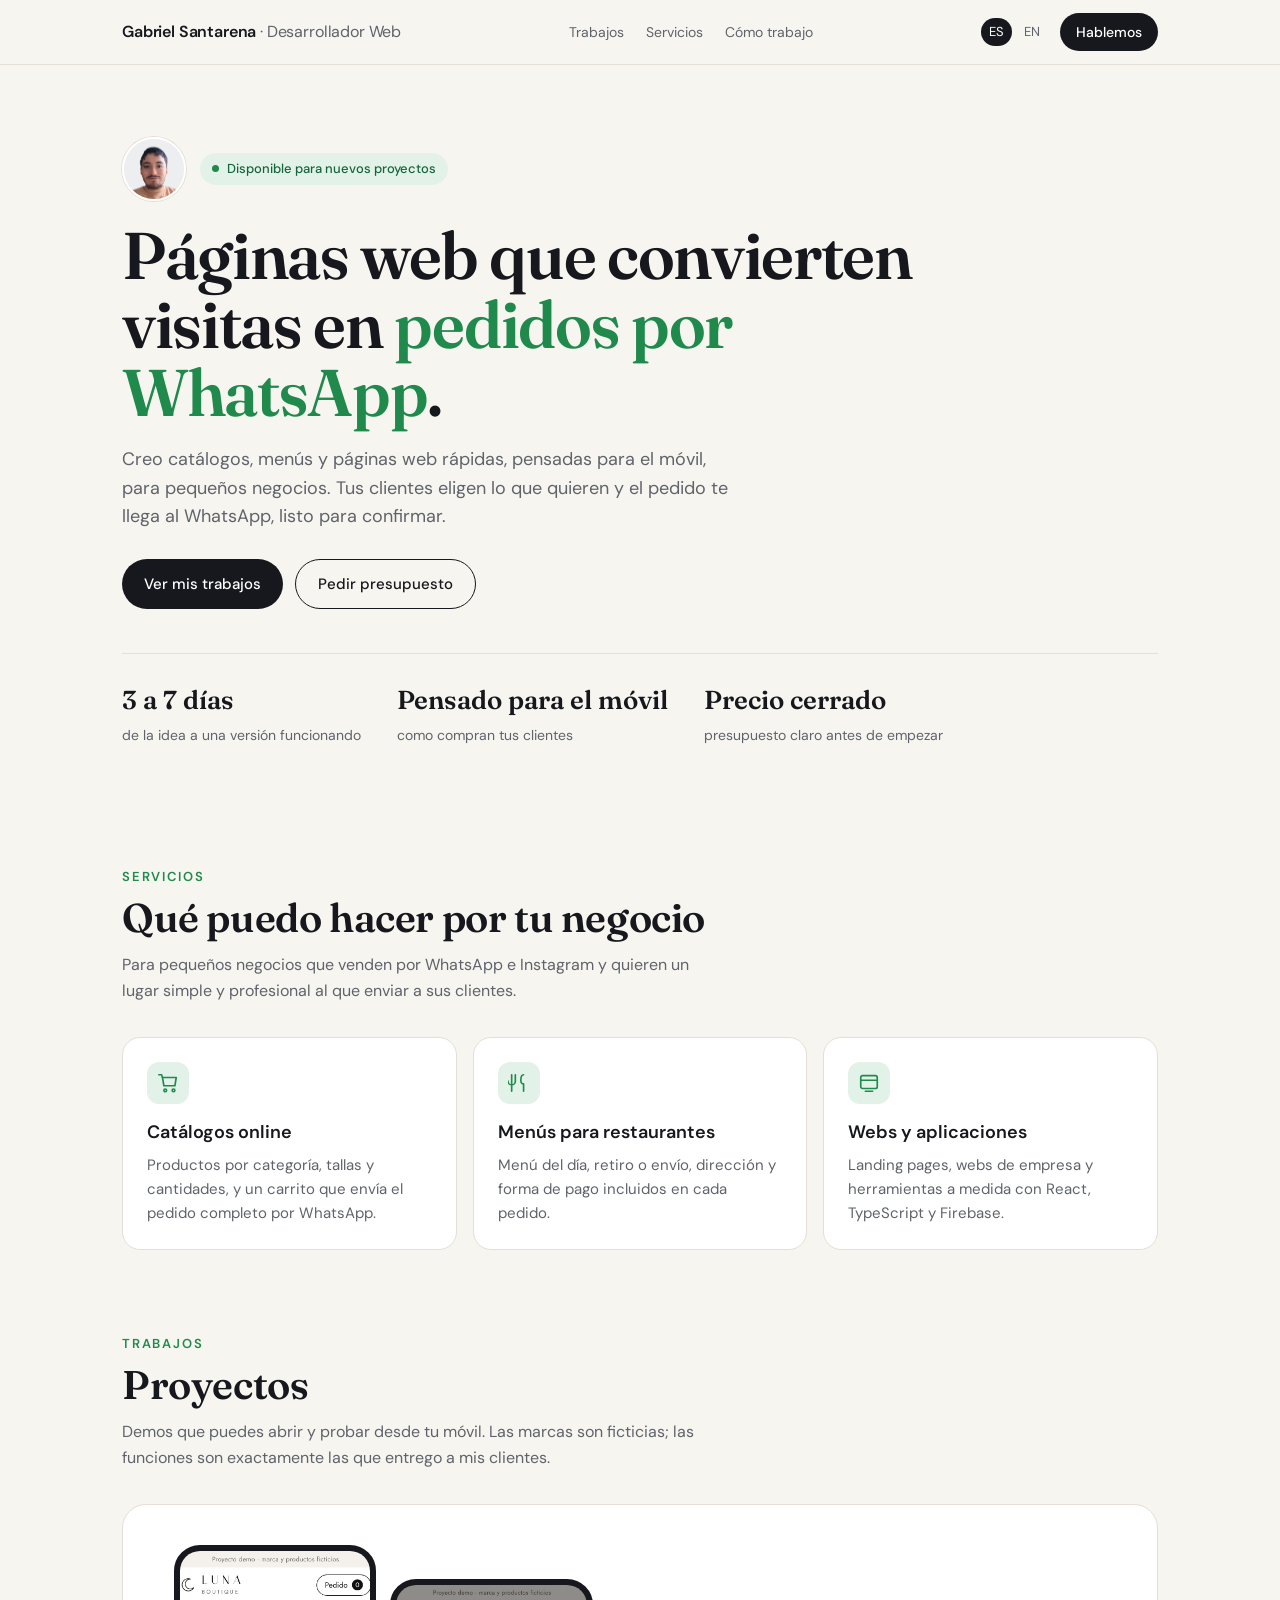
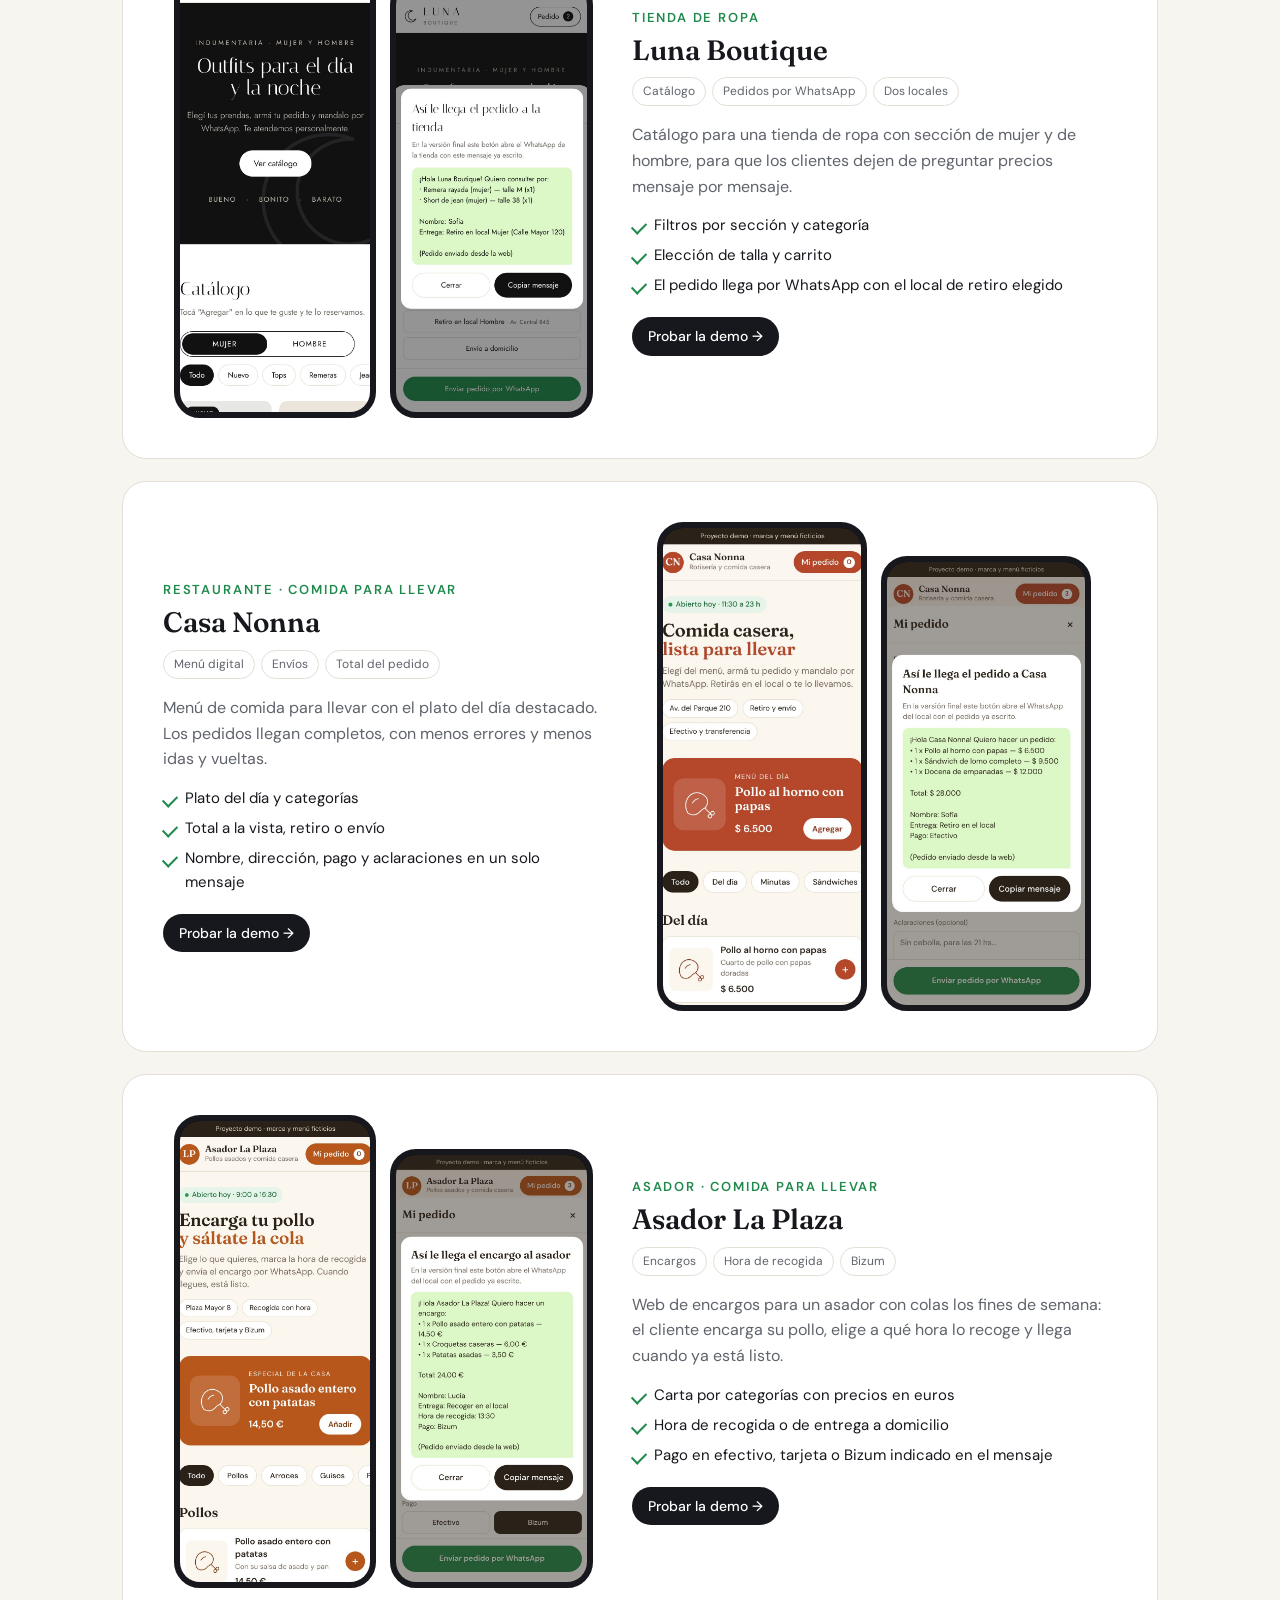
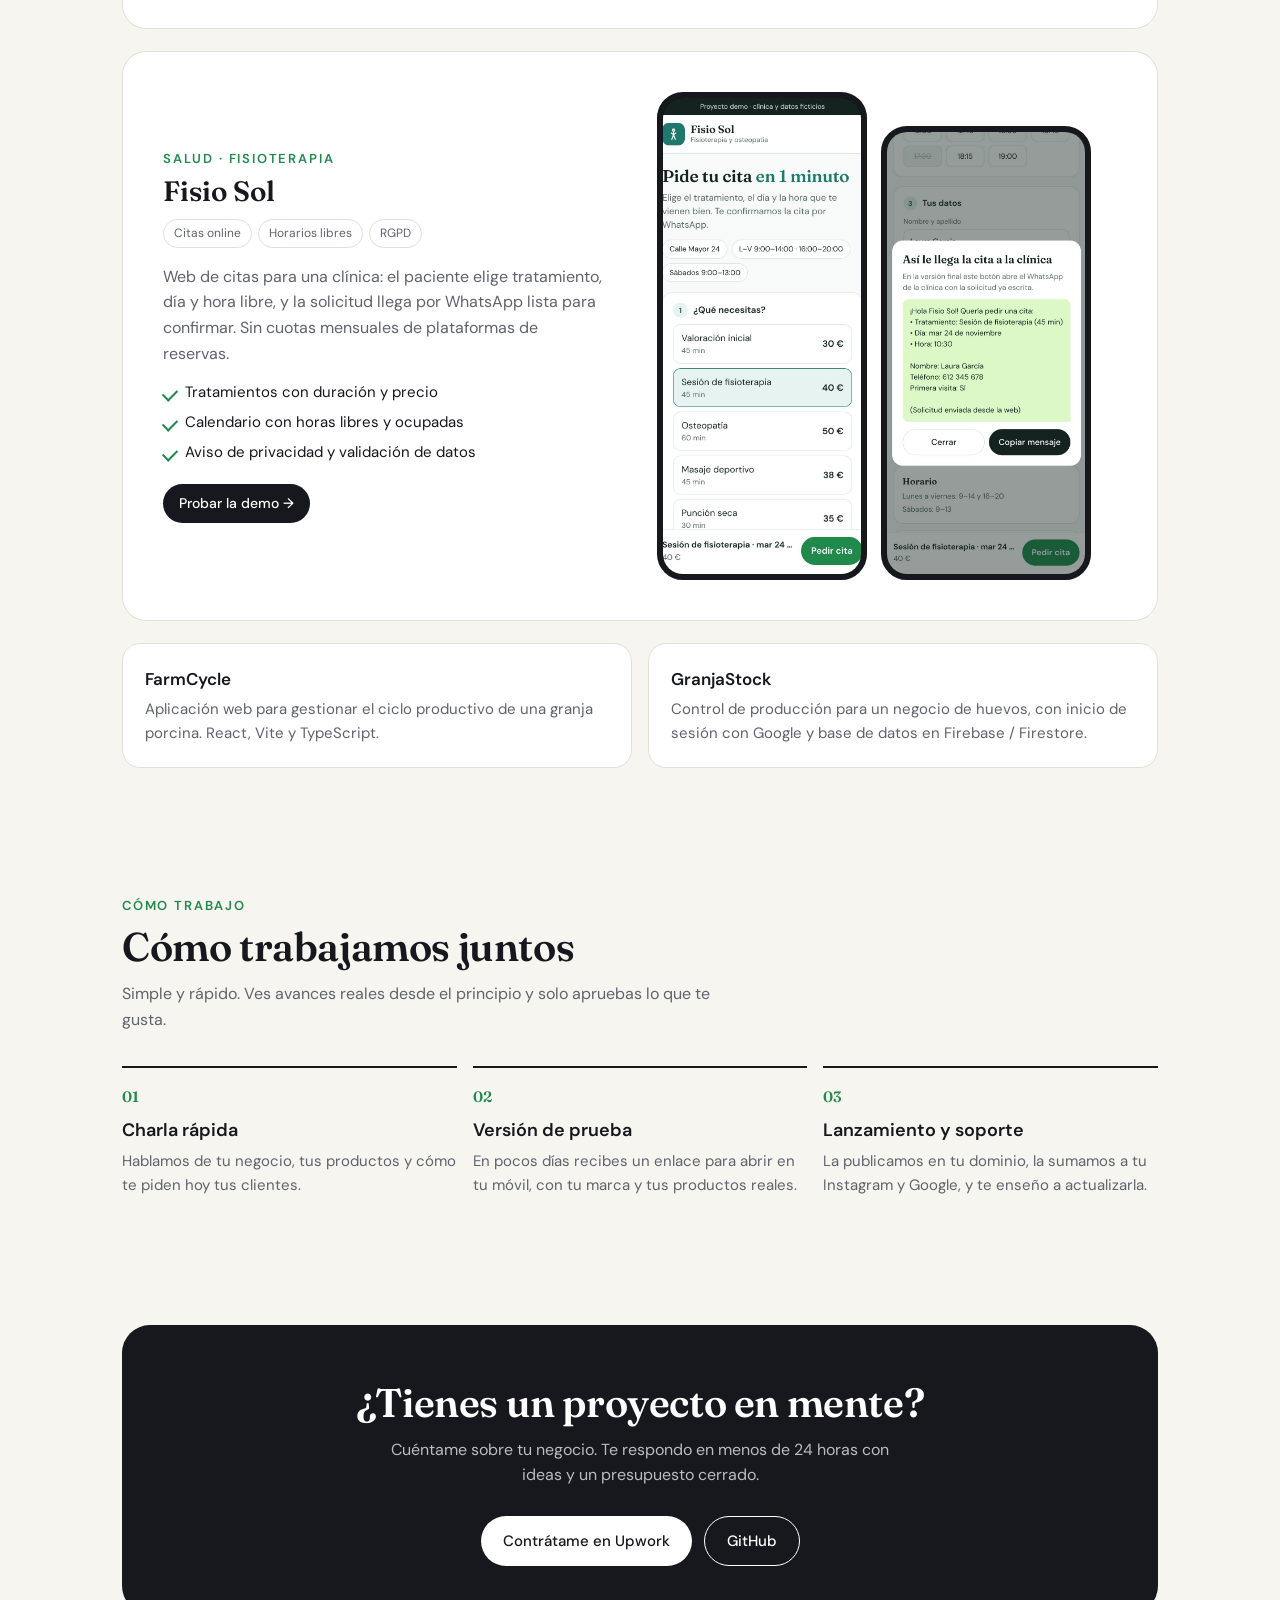
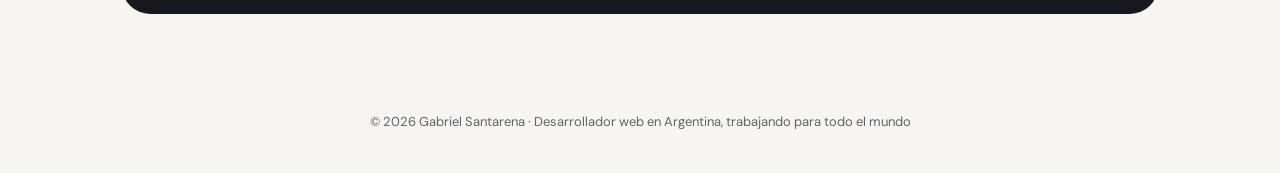
<file: index.html>
<!DOCTYPE html>
<html lang="es">
<head>
<meta charset="UTF-8">
<meta name="viewport" content="width=device-width, initial-scale=1">
<title>Gabriel Santarena — Desarrollador Web</title>
<meta name="description" content="Páginas web, catálogos online y pedidos por WhatsApp para pequeños negocios.">
<link rel="preconnect" href="https://fonts.googleapis.com">
<link rel="preconnect" href="https://fonts.gstatic.com" crossorigin>
<link href="https://fonts.googleapis.com/css2?family=Fraunces:opsz,wght@9..144,500;9..144,600&family=DM+Sans:wght@400;500;600&display=swap" rel="stylesheet">
<style>
  :root{--bg:#f7f5f0;--ink:#16181d;--muted:#5f636b;--line:#e3dfd6;--accent:#1f8a4c;--accent-soft:#e3f2e8;--card:#ffffff}
  *{box-sizing:border-box;margin:0;padding:0}
  html{scroll-behavior:smooth}
  body{font-family:'DM Sans',system-ui,sans-serif;background:var(--bg);color:var(--ink);line-height:1.6;-webkit-font-smoothing:antialiased}
  a{color:inherit}
  .wrap{max-width:1080px;margin:0 auto;padding:0 22px}
  .serif{font-family:'Fraunces',Georgia,serif}

  nav{position:sticky;top:0;z-index:10;background:rgba(247,245,240,.92);backdrop-filter:blur(8px);border-bottom:1px solid var(--line)}
  nav .wrap{display:flex;align-items:center;justify-content:space-between;height:64px}
  .me{font-weight:600;letter-spacing:-.01em}
  .me span{color:var(--muted);font-weight:400}
  .navlinks{display:flex;gap:22px;font-size:14px}
  .navlinks a{text-decoration:none;color:var(--muted)}
  .navlinks a:hover{color:var(--ink)}
  .btn{display:inline-flex;align-items:center;gap:8px;border-radius:999px;padding:12px 22px;font-weight:500;font-size:15px;text-decoration:none;transition:transform .15s}
  .btn:active{transform:scale(.98)}
  .btn-primary{background:var(--ink);color:#fff}
  .btn-ghost{border:1px solid var(--ink)}
  .btn-sm{padding:8px 16px;font-size:14px}

  header.hero{padding:72px 0 56px}
  .badge{display:inline-flex;align-items:center;gap:8px;background:var(--accent-soft);color:#16653a;border-radius:999px;padding:6px 12px;font-size:13px;font-weight:500}
  .badge::before{content:"";width:7px;height:7px;border-radius:50%;background:var(--accent)}
  h1{font-family:'Fraunces',serif;font-weight:600;font-size:clamp(38px,6.4vw,66px);line-height:1.04;letter-spacing:-.02em;margin:20px 0 18px;max-width:820px}
  h1 em{font-style:normal;color:var(--accent)}
  .lead{font-size:18px;color:var(--muted);max-width:620px}
  .cta{display:flex;gap:12px;flex-wrap:wrap;margin-top:28px}
  .stats{display:flex;gap:36px;flex-wrap:wrap;margin-top:44px;padding-top:26px;border-top:1px solid var(--line)}
  .stat b{display:block;font-family:'Fraunces',serif;font-size:26px;font-weight:600}
  .stat span{font-size:14px;color:var(--muted)}

  section{padding:64px 0}
  .eyebrow{font-size:13px;letter-spacing:.14em;text-transform:uppercase;color:var(--accent);font-weight:600}
  h2{font-family:'Fraunces',serif;font-weight:600;font-size:clamp(28px,4vw,40px);letter-spacing:-.01em;line-height:1.1;margin:8px 0 12px}
  .sub{color:var(--muted);max-width:600px;margin-bottom:34px}

  .services{display:grid;gap:16px}
  .svc{background:var(--card);border:1px solid var(--line);border-radius:18px;padding:24px}
  .svc .ico{width:42px;height:42px;border-radius:12px;background:var(--accent-soft);display:grid;place-items:center;margin-bottom:14px}
  .svc .ico svg{width:22px;height:22px}
  .svc h3{font-size:18px;font-weight:600;margin-bottom:6px}
  .svc p{color:var(--muted);font-size:15px}

  .project{display:grid;gap:28px;align-items:center;background:var(--card);border:1px solid var(--line);border-radius:24px;padding:28px;margin-bottom:22px}
  .phones{display:flex;gap:14px;justify-content:center}
  .phone{width:46%;max-width:210px;border-radius:26px;border:6px solid var(--ink);overflow:hidden;background:#000;aspect-ratio:390/844}
  .phone img{width:100%;height:100%;object-fit:cover;object-position:top;display:block}
  .phone:nth-child(2){margin-top:34px}
  .tags{display:flex;gap:6px;flex-wrap:wrap;margin:12px 0 16px}
  .tag{font-size:12px;border:1px solid var(--line);border-radius:999px;padding:4px 10px;color:var(--muted)}
  .project h3{font-family:'Fraunces',serif;font-size:28px;font-weight:600;line-height:1.1}
  .project p{color:var(--muted)}
  .project ul{list-style:none;margin:14px 0 20px;display:grid;gap:6px;font-size:15px}
  .project li{padding-left:22px;position:relative}
  .project li::before{content:"";position:absolute;left:0;top:9px;width:12px;height:7px;border-left:2px solid var(--accent);border-bottom:2px solid var(--accent);transform:rotate(-45deg)}

  .apps{display:grid;gap:16px}
  .app{background:var(--card);border:1px solid var(--line);border-radius:18px;padding:22px}
  .app h3{font-size:17px;font-weight:600}
  .app p{font-size:15px;color:var(--muted);margin-top:4px}

  .steps{display:grid;gap:16px;counter-reset:s}
  .step{border-top:2px solid var(--ink);padding-top:16px}
  .step::before{counter-increment:s;content:"0" counter(s);font-family:'Fraunces',serif;font-size:15px;color:var(--accent);font-weight:600}
  .step h3{font-size:18px;font-weight:600;margin:6px 0 4px}
  .step p{color:var(--muted);font-size:15px}

  .contact{background:var(--ink);color:#fff;border-radius:28px;padding:48px 28px;text-align:center}
  .contact h2{color:#fff}
  .contact p{color:#b9bcc3;max-width:520px;margin:0 auto 26px}
  .contact .btn-primary{background:#fff;color:var(--ink)}
  .contact .btn-ghost{border-color:#fff;color:#fff}
  .contact .cta{justify-content:center}
  footer{text-align:center;color:var(--muted);font-size:13px;padding:34px 0 40px}

  @media (min-width:760px){
    .services{grid-template-columns:repeat(3,1fr)}
    .project{grid-template-columns:1fr 1.1fr;padding:40px}
    .project.flip .phones{order:2}
    .apps{grid-template-columns:repeat(2,1fr)}
    .steps{grid-template-columns:repeat(3,1fr)}
  }
  @media (max-width:600px){ .navlinks{display:none} }
.lang{display:flex;gap:4px;font-size:13px;margin-right:12px}.lang a{text-decoration:none;color:var(--muted);padding:4px 8px;border-radius:999px}.lang a.on{background:var(--ink);color:#fff}
</style>
</head>
<body>

<nav><div class="wrap">
  <div class="me">Gabriel Santarena <span>· Desarrollador Web</span></div>
  <div class="navlinks"><a href="#work">Trabajos</a><a href="#services">Servicios</a><a href="#process">Cómo trabajo</a></div>
  <div style="display:flex;align-items:center"><div class="lang"><a class="on" href="./">ES</a><a href="en/">EN</a></div><a class="btn btn-primary btn-sm" href="#contact">Hablemos</a></div>
</div></nav>

<header class="hero"><div class="wrap">
  <div style="display:flex;align-items:center;gap:14px"><img src="img/gabriel.jpg" alt="Gabriel Santarena" style="width:64px;height:64px;border-radius:50%;object-fit:cover;border:2px solid #fff;box-shadow:0 0 0 1px var(--line)"><span class="badge">Disponible para nuevos proyectos</span></div>
  <h1>Páginas web que convierten visitas en <em>pedidos por WhatsApp</em>.</h1>
  <p class="lead">Creo catálogos, menús y páginas web rápidas, pensadas para el móvil, para pequeños negocios. Tus clientes eligen lo que quieren y el pedido te llega al WhatsApp, listo para confirmar.</p>
  <div class="cta"><a class="btn btn-primary" href="#work">Ver mis trabajos</a><a class="btn btn-ghost" href="#contact">Pedir presupuesto</a></div>
  <div class="stats">
    <div class="stat"><b>3 a 7 días</b><span>de la idea a una versión funcionando</span></div>
    <div class="stat"><b>Pensado para el móvil</b><span>como compran tus clientes</span></div>
    <div class="stat"><b>Precio cerrado</b><span>presupuesto claro antes de empezar</span></div>
  </div>
</div></header>

<section id="services"><div class="wrap">
  <div class="eyebrow">Servicios</div>
  <h2>Qué puedo hacer por tu negocio</h2>
  <p class="sub">Para pequeños negocios que venden por WhatsApp e Instagram y quieren un lugar simple y profesional al que enviar a sus clientes.</p>
  <div class="services">
    <div class="svc">
      <div class="ico"><svg viewBox="0 0 24 24" fill="none" stroke="#1f8a4c" stroke-width="1.8" stroke-linecap="round" stroke-linejoin="round"><path d="M6 6h15l-1.5 9h-12z"/><path d="M6 6 5 3H2"/><circle cx="9" cy="20" r="1.5"/><circle cx="18" cy="20" r="1.5"/></svg></div>
      <h3>Catálogos online</h3>
      <p>Productos por categoría, tallas y cantidades, y un carrito que envía el pedido completo por WhatsApp.</p>
    </div>
    <div class="svc">
      <div class="ico"><svg viewBox="0 0 24 24" fill="none" stroke="#1f8a4c" stroke-width="1.8" stroke-linecap="round" stroke-linejoin="round"><path d="M4 3v18M8 3v7a4 4 0 0 1-8 0"/><path d="M17 3c-2 0-3 3-3 6s1 4 3 4v8"/></svg></div>
      <h3>Menús para restaurantes</h3>
      <p>Menú del día, retiro o envío, dirección y forma de pago incluidos en cada pedido.</p>
    </div>
    <div class="svc">
      <div class="ico"><svg viewBox="0 0 24 24" fill="none" stroke="#1f8a4c" stroke-width="1.8" stroke-linecap="round" stroke-linejoin="round"><rect x="3" y="4" width="18" height="14" rx="2"/><path d="M3 9h18M8 21h8"/></svg></div>
      <h3>Webs y aplicaciones</h3>
      <p>Landing pages, webs de empresa y herramientas a medida con React, TypeScript y Firebase.</p>
    </div>
  </div>
</div></section>

<section id="work" style="padding-top:20px"><div class="wrap">
  <div class="eyebrow">Trabajos</div>
  <h2>Proyectos</h2>
  <p class="sub">Demos que puedes abrir y probar desde tu móvil. Las marcas son ficticias; las funciones son exactamente las que entrego a mis clientes.</p>

  <article class="project">
    <div class="phones">
      <div class="phone"><img src="img/luna-boutique-home.jpg" alt="Inicio del catálogo de Luna Boutique" loading="lazy"></div>
      <div class="phone"><img src="img/luna-boutique-order.jpg" alt="Pedido de Luna Boutique enviado por WhatsApp" loading="lazy"></div>
    </div>
    <div>
      <div class="eyebrow">Tienda de ropa</div>
      <h3 style="margin-top:6px">Luna Boutique</h3>
      <div class="tags"><span class="tag">Catálogo</span><span class="tag">Pedidos por WhatsApp</span><span class="tag">Dos locales</span></div>
      <p>Catálogo para una tienda de ropa con sección de mujer y de hombre, para que los clientes dejen de preguntar precios mensaje por mensaje.</p>
      <ul><li>Filtros por sección y categoría</li><li>Elección de talla y carrito</li><li>El pedido llega por WhatsApp con el local de retiro elegido</li></ul>
      <a class="btn btn-primary btn-sm" href="luna-boutique/index.html">Probar la demo →</a>
    </div>
  </article>

  <article class="project flip">
    <div class="phones">
      <div class="phone"><img src="img/casa-nonna-home.jpg" alt="Inicio del menú de Casa Nonna" loading="lazy"></div>
      <div class="phone"><img src="img/casa-nonna-order.jpg" alt="Pedido de Casa Nonna enviado por WhatsApp" loading="lazy"></div>
    </div>
    <div>
      <div class="eyebrow">Restaurante · Comida para llevar</div>
      <h3 style="margin-top:6px">Casa Nonna</h3>
      <div class="tags"><span class="tag">Menú digital</span><span class="tag">Envíos</span><span class="tag">Total del pedido</span></div>
      <p>Menú de comida para llevar con el plato del día destacado. Los pedidos llegan completos, con menos errores y menos idas y vueltas.</p>
      <ul><li>Plato del día y categorías</li><li>Total a la vista, retiro o envío</li><li>Nombre, dirección, pago y aclaraciones en un solo mensaje</li></ul>
      <a class="btn btn-primary btn-sm" href="casa-nonna/index.html">Probar la demo →</a>
    </div>
  </article>
  <article class="project">
    <div class="phones">
      <div class="phone"><img src="img/asador-home.jpg" alt="Inicio de la web de Asador La Plaza" loading="lazy"></div>
      <div class="phone"><img src="img/asador-order.jpg" alt="Encargo de Asador La Plaza enviado por WhatsApp" loading="lazy"></div>
    </div>
    <div>
      <div class="eyebrow">Asador · Comida para llevar</div>
      <h3 style="margin-top:6px">Asador La Plaza</h3>
      <div class="tags"><span class="tag">Encargos</span><span class="tag">Hora de recogida</span><span class="tag">Bizum</span></div>
      <p>Web de encargos para un asador con colas los fines de semana: el cliente encarga su pollo, elige a qué hora lo recoge y llega cuando ya está listo.</p>
      <ul><li>Carta por categorías con precios en euros</li><li>Hora de recogida o de entrega a domicilio</li><li>Pago en efectivo, tarjeta o Bizum indicado en el mensaje</li></ul>
      <a class="btn btn-primary btn-sm" href="asador/index.html">Probar la demo →</a>
    </div>
  </article>
  <article class="project flip">
    <div class="phones">
      <div class="phone"><img src="img/clinica-home.jpg" alt="Web de citas de Fisio Sol" loading="lazy"></div>
      <div class="phone"><img src="img/clinica-order.jpg" alt="Solicitud de cita enviada por WhatsApp" loading="lazy"></div>
    </div>
    <div>
      <div class="eyebrow">Salud · Fisioterapia</div>
      <h3 style="margin-top:6px">Fisio Sol</h3>
      <div class="tags"><span class="tag">Citas online</span><span class="tag">Horarios libres</span><span class="tag">RGPD</span></div>
      <p>Web de citas para una clínica: el paciente elige tratamiento, día y hora libre, y la solicitud llega por WhatsApp lista para confirmar. Sin cuotas mensuales de plataformas de reservas.</p>
      <ul><li>Tratamientos con duración y precio</li><li>Calendario con horas libres y ocupadas</li><li>Aviso de privacidad y validación de datos</li></ul>
      <a class="btn btn-primary btn-sm" href="clinica/index.html">Probar la demo →</a>
    </div>
  </article>



  <div class="apps">
    <div class="app"><h3>FarmCycle</h3><p>Aplicación web para gestionar el ciclo productivo de una granja porcina. React, Vite y TypeScript.</p></div>
    <div class="app"><h3>GranjaStock</h3><p>Control de producción para un negocio de huevos, con inicio de sesión con Google y base de datos en Firebase / Firestore.</p></div>
  </div>
</div></section>

<section id="process"><div class="wrap">
  <div class="eyebrow">Cómo trabajo</div>
  <h2>Cómo trabajamos juntos</h2>
  <p class="sub">Simple y rápido. Ves avances reales desde el principio y solo apruebas lo que te gusta.</p>
  <div class="steps">
    <div class="step"><h3>Charla rápida</h3><p>Hablamos de tu negocio, tus productos y cómo te piden hoy tus clientes.</p></div>
    <div class="step"><h3>Versión de prueba</h3><p>En pocos días recibes un enlace para abrir en tu móvil, con tu marca y tus productos reales.</p></div>
    <div class="step"><h3>Lanzamiento y soporte</h3><p>La publicamos en tu dominio, la sumamos a tu Instagram y Google, y te enseño a actualizarla.</p></div>
  </div>
</div></section>

<section id="contact"><div class="wrap">
  <div class="contact">
    <h2>¿Tienes un proyecto en mente?</h2>
    <p>Cuéntame sobre tu negocio. Te respondo en menos de 24 horas con ideas y un presupuesto cerrado.</p>
    <div class="cta">
      <a class="btn btn-primary" id="upworkBtn" href="https://www.upwork.com/freelancers/~01aea6a0e0e36f9bb1" target="_blank" rel="noopener">Contrátame en Upwork</a>
      <a class="btn btn-ghost" href="https://github.com/GabrielSantarena" target="_blank" rel="noopener">GitHub</a>
    </div>
  </div>
</div></section>

<footer>© 2026 Gabriel Santarena · Desarrollador web en Argentina, trabajando para todo el mundo</footer>
</body>
</html>
</file>
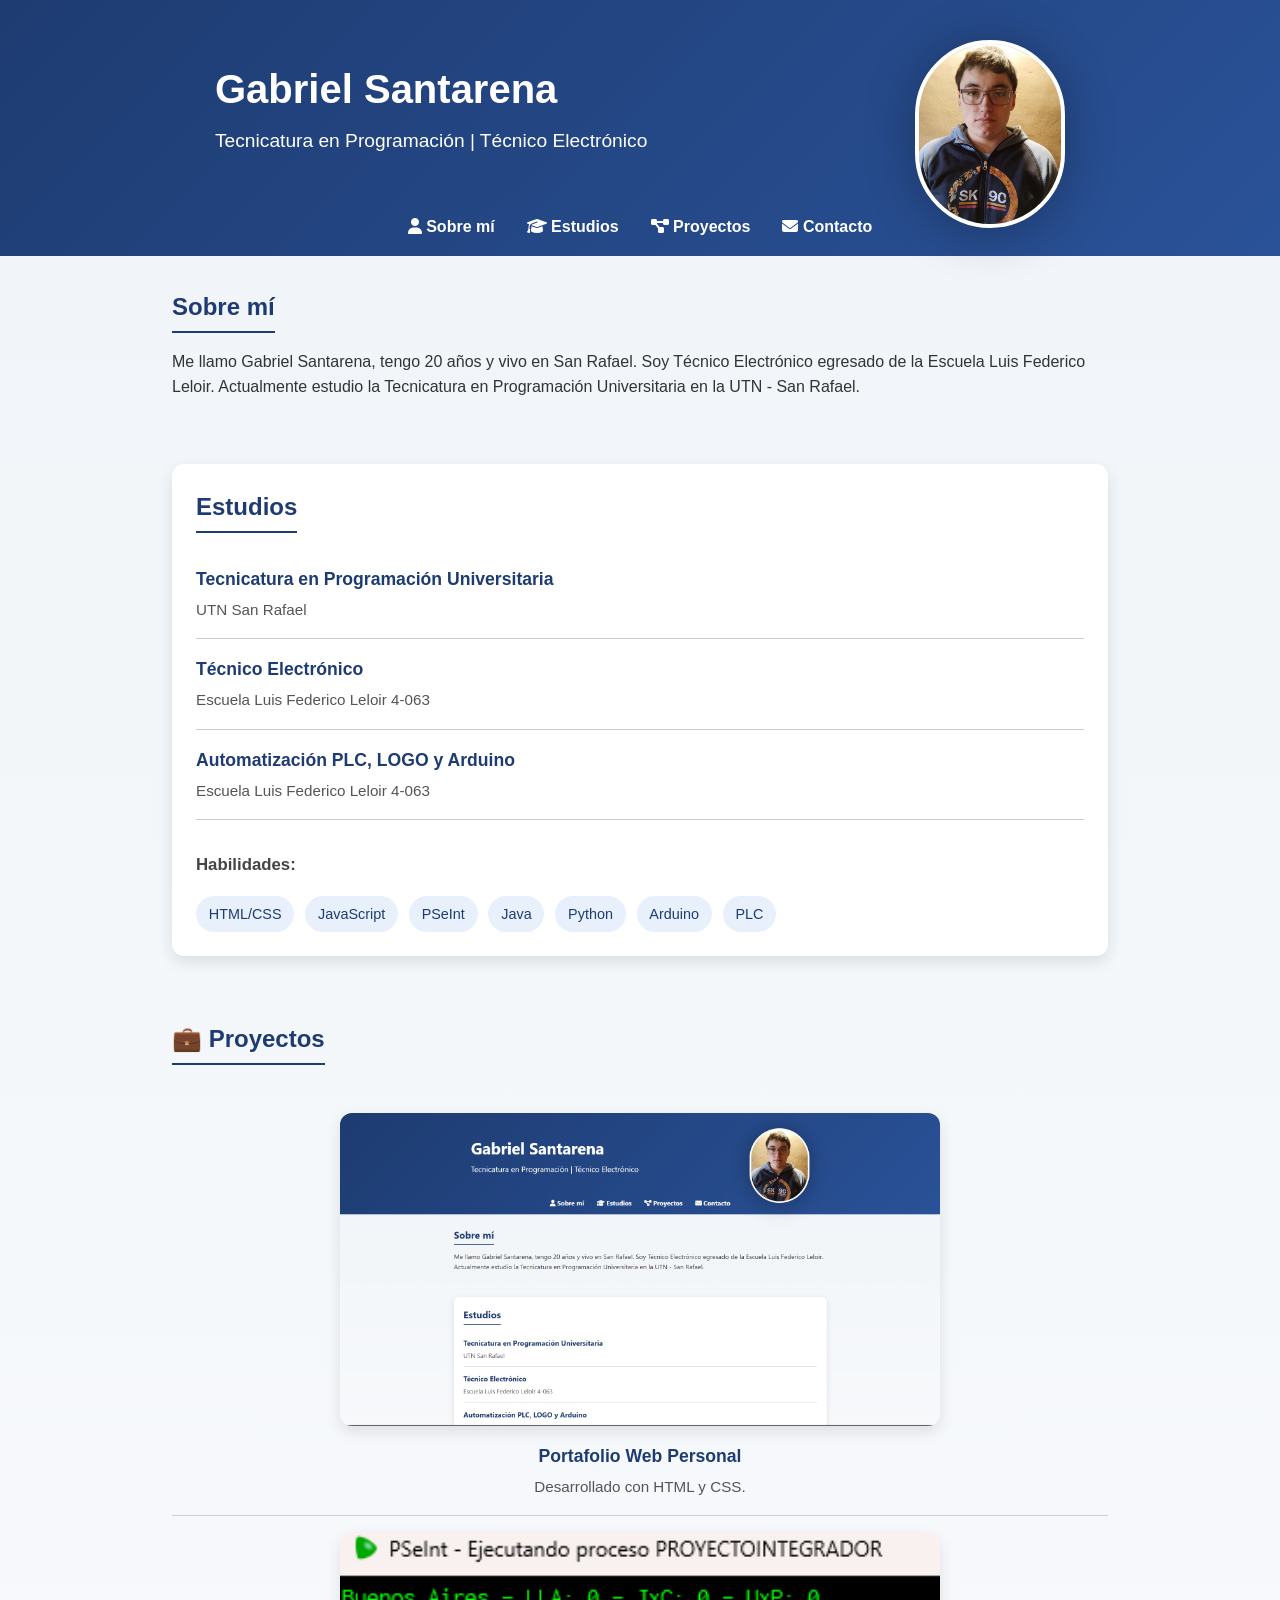
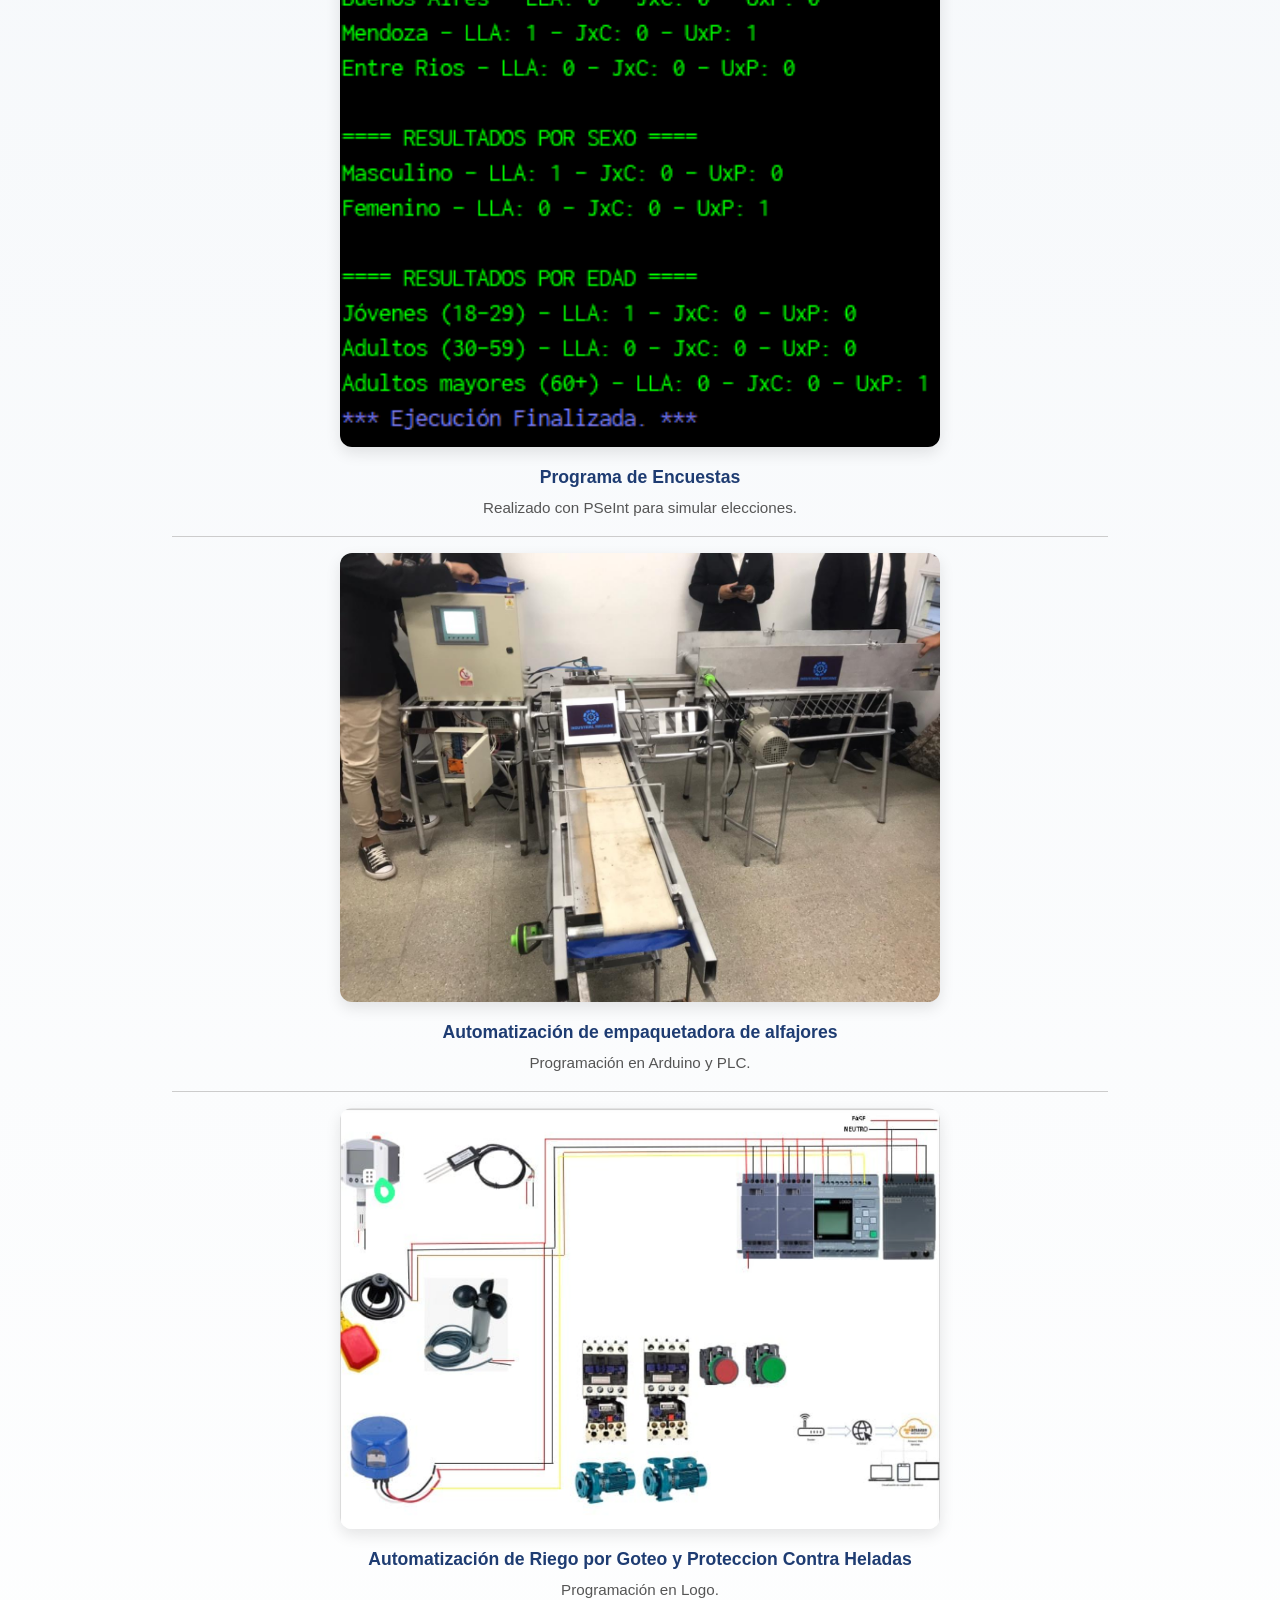
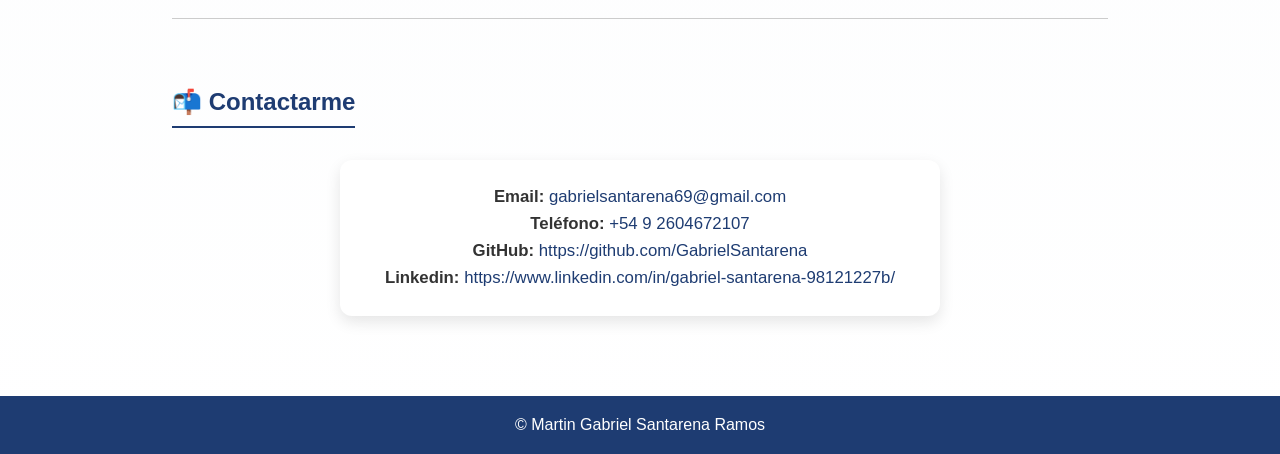
<file: anterior/index.html>
<!DOCTYPE html>
<html lang="es">
<head>
  <meta charset="UTF-8" />
  <meta name="viewport" content="width=device-width, initial-scale=1.0" />
  <title>Gabriel Santarena - Portafolio</title>
  <link rel="stylesheet" href="./Css/style.css" />
  <!-- Íconos Font Awesome -->
  <link rel="stylesheet" href="https://cdnjs.cloudflare.com/ajax/libs/font-awesome/6.5.0/css/all.min.css" />
</head>
<body>
  <header>
    <div class="container header-flex">
      <div class="info">
        <h1>Gabriel Santarena</h1>
        <p>Tecnicatura en Programación | Técnico Electrónico</p>
      </div>
      <div class="profile-photo">
        <div class="photo-frame">
          <img src="Imagen Gabriel.jpg" alt="Foto de Gabriel Santarena">
        </div>
      </div>
    </div>
    <nav>
      <ul class="navigation">
        <li><a href="#sobremi"><i class="fas fa-user"></i> Sobre mí</a></li>
        <li><a href="#estudios"><i class="fas fa-graduation-cap"></i> Estudios</a></li>
        <li><a href="#proyectos"><i class="fas fa-project-diagram"></i> Proyectos</a></li>
        <li><a href="#contacto"><i class="fas fa-envelope"></i> Contacto</a></li>
      </ul>
    </nav>
  </header>

  <main>
    <section id="sobremi" class="section reveal">
      <h2>Sobre mí</h2>
      <p>
        Me llamo Gabriel Santarena, tengo 20 años y vivo en San Rafael. Soy Técnico Electrónico egresado de la Escuela Luis Federico Leloir. 
        Actualmente estudio la Tecnicatura en Programación Universitaria en la UTN - San Rafael.
      </p>
    </section>

    <section class="section reveal flex-section">
      <div id="estudios" class="card">
  <h2>Estudios</h2>
  
  <div class="study-block">
    <h3>Tecnicatura en Programación Universitaria</h3>
    <p>UTN San Rafael</p>
  </div>

  <div class="study-block">
    <h3>Técnico Electrónico</h3>
    <p>Escuela Luis Federico Leloir 4-063</p>
  </div>

  <div class="study-block">
    <h3>Automatización PLC, LOGO y Arduino</h3>
    <p>Escuela Luis Federico Leloir 4-063</p>
  </div>

  <div class="skills">
    <h4>Habilidades:</h4>
    <span class="tag">HTML/CSS</span>
    <span class="tag">JavaScript</span>
    <span class="tag">PSeInt</span>
    <span class="tag">Java</span>
    <span class="tag">Python</span>
    <span class="tag">Arduino</span>
    <span class="tag">PLC</span>
  </div>
</div>

    </section>

    <section id="proyectos" class="section reveal">
  <h2 style="text-align: center; border-bottom: 2px solid #1e3c72; width: max-content; margin: 0 auto 2rem;">💼 Proyectos</h2>

  <div class="project-block">
    <img src="PaginaWEB.jpg" alt="Portafolio Web">
    <div class="project-info">
      <h3>Portafolio Web Personal</h3>
      <p>Desarrollado con HTML y CSS.</p>
    </div>
  </div>

  <div class="project-block">
    <img src="EncuestaP.jpg" alt="Programa de Votaciones">
    <div class="project-info">
      <h3>Programa de Encuestas</h3>
      <p>Realizado con PSeInt para simular elecciones.</p>
    </div>
  </div>

  <div class="project-block">
    <img src="EmpaquetadoraP.jpg" alt="Automatización de empaquetadora">
    <div class="project-info">
      <h3>Automatización de empaquetadora de alfajores</h3>
      <p>Programación en Arduino y PLC.</p>
    </div>
  </div>

  <div class="project-block">
    <img src="LogoP.jpg" alt="Automatización de Riego por Goteo y Proteccion Contra Heladas">
    <div class="project-info">
      <h3>Automatización de Riego por Goteo y Proteccion Contra Heladas</h3>
      <p>Programación en Logo.</p>
    </div>
  </div>
</section>

<section id="contacto" class="section reveal">
  <h2 style="text-align: center; border-bottom: 2px solid #1e3c72; width: max-content; margin: 0 auto 2rem;">📬 Contactarme</h2>

  <div class="card" style="max-width: 600px; margin: auto;">
    <p><strong>Email:</strong> 
  <a href="mailto:gabrielsantarena69@gmail.com">gabrielsantarena69@gmail.com</a>
</p>
<p><strong>Teléfono:</strong> 
  <a href="https://wa.me/5492604672107" target="_blank">+54 9 2604672107</a>
</p>
<p><strong>GitHub:</strong>
  <a href="https://github.com/GabrielSantarena" target="_blank">https://github.com/GabrielSantarena</a>
</p>
<p><strong>Linkedin:</strong>
  <a href="https://www.linkedin.com/in/gabriel-santarena-98121227b/" target="_blank">https://www.linkedin.com/in/gabriel-santarena-98121227b/</a>
</p>
  </div>


</section>

  </main>

  <footer>
    <p>&copy; Martin Gabriel Santarena Ramos</p>
  </footer>

  <script>
    function revealSections() {
      const reveals = document.querySelectorAll(".reveal");
      for (let i = 0; i < reveals.length; i++) {
        const windowHeight = window.innerHeight;
        const elementTop = reveals[i].getBoundingClientRect().top;
        const revealPoint = 100;
        if (elementTop < windowHeight - revealPoint) {
          reveals[i].classList.add("active");
        }
      }
    }
    window.addEventListener("scroll", revealSections);
    window.addEventListener("load", revealSections);
  </script>
</body>
</html>
</file>
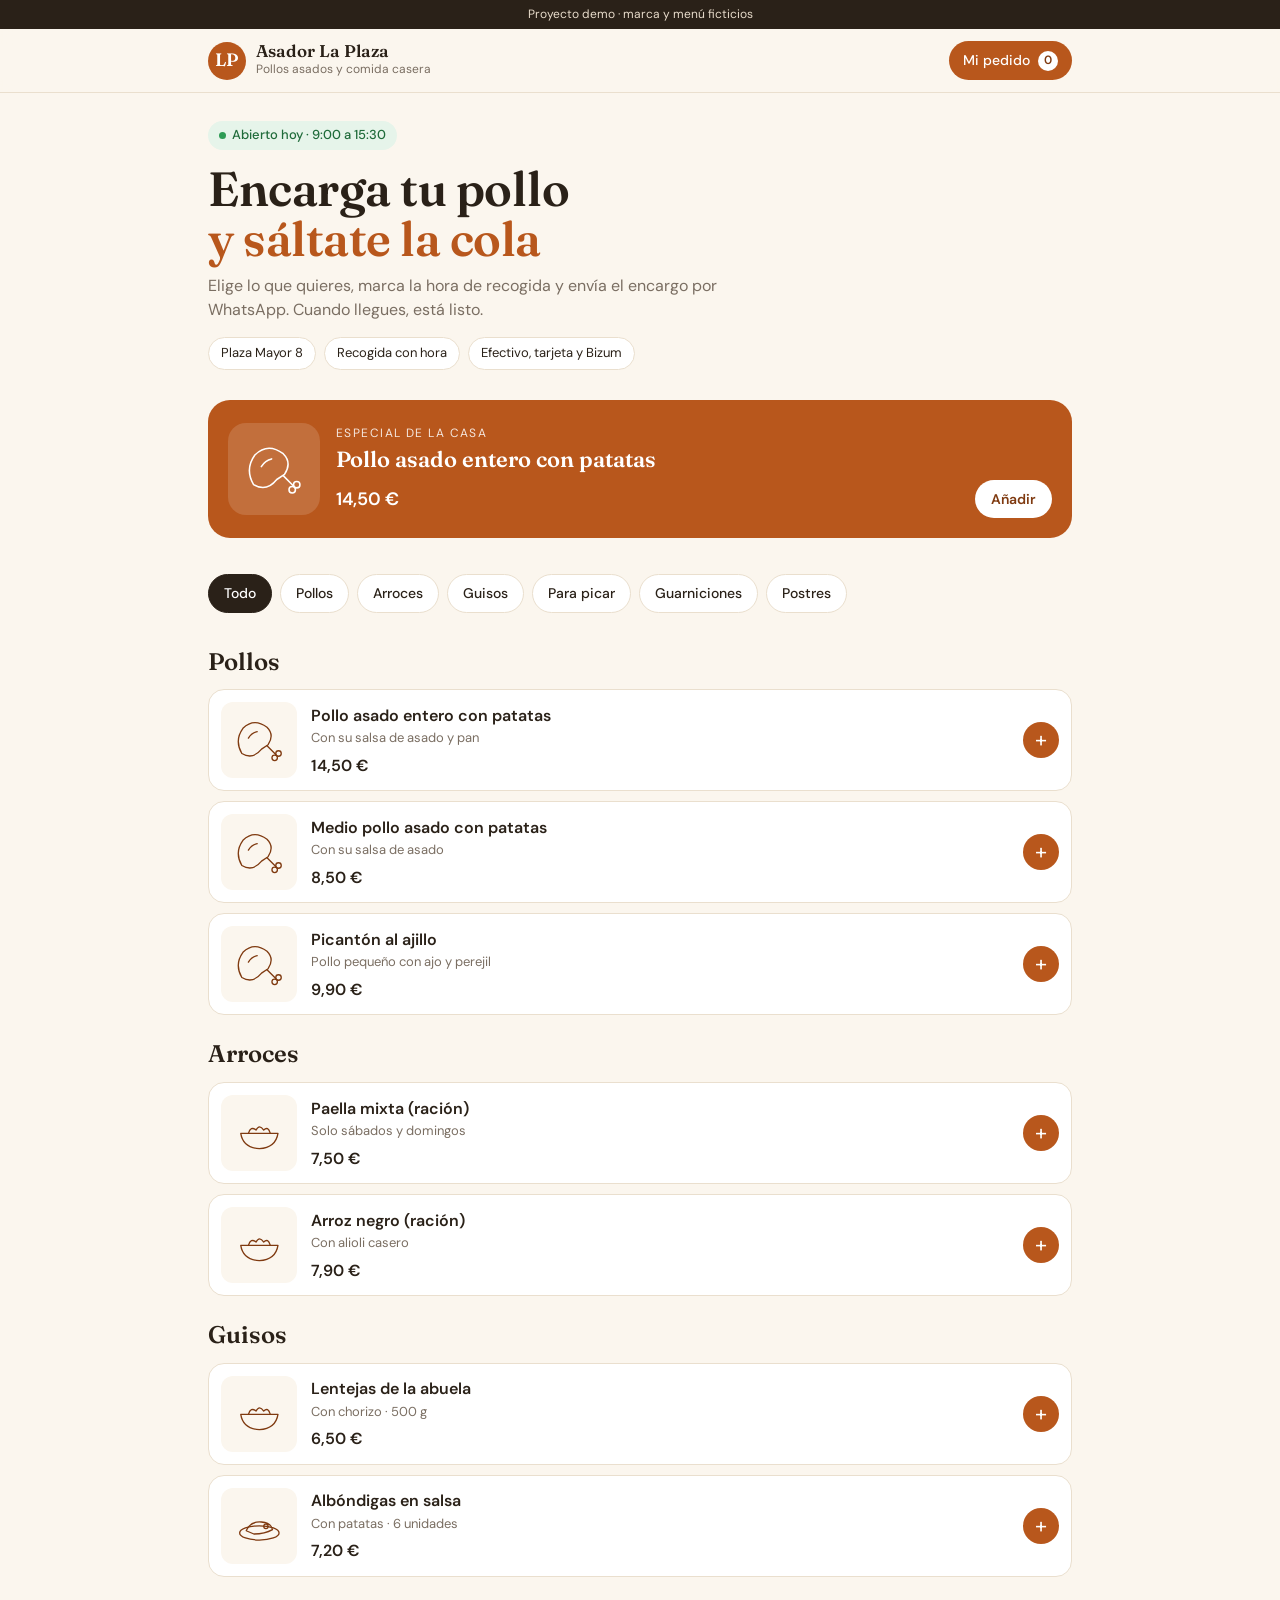
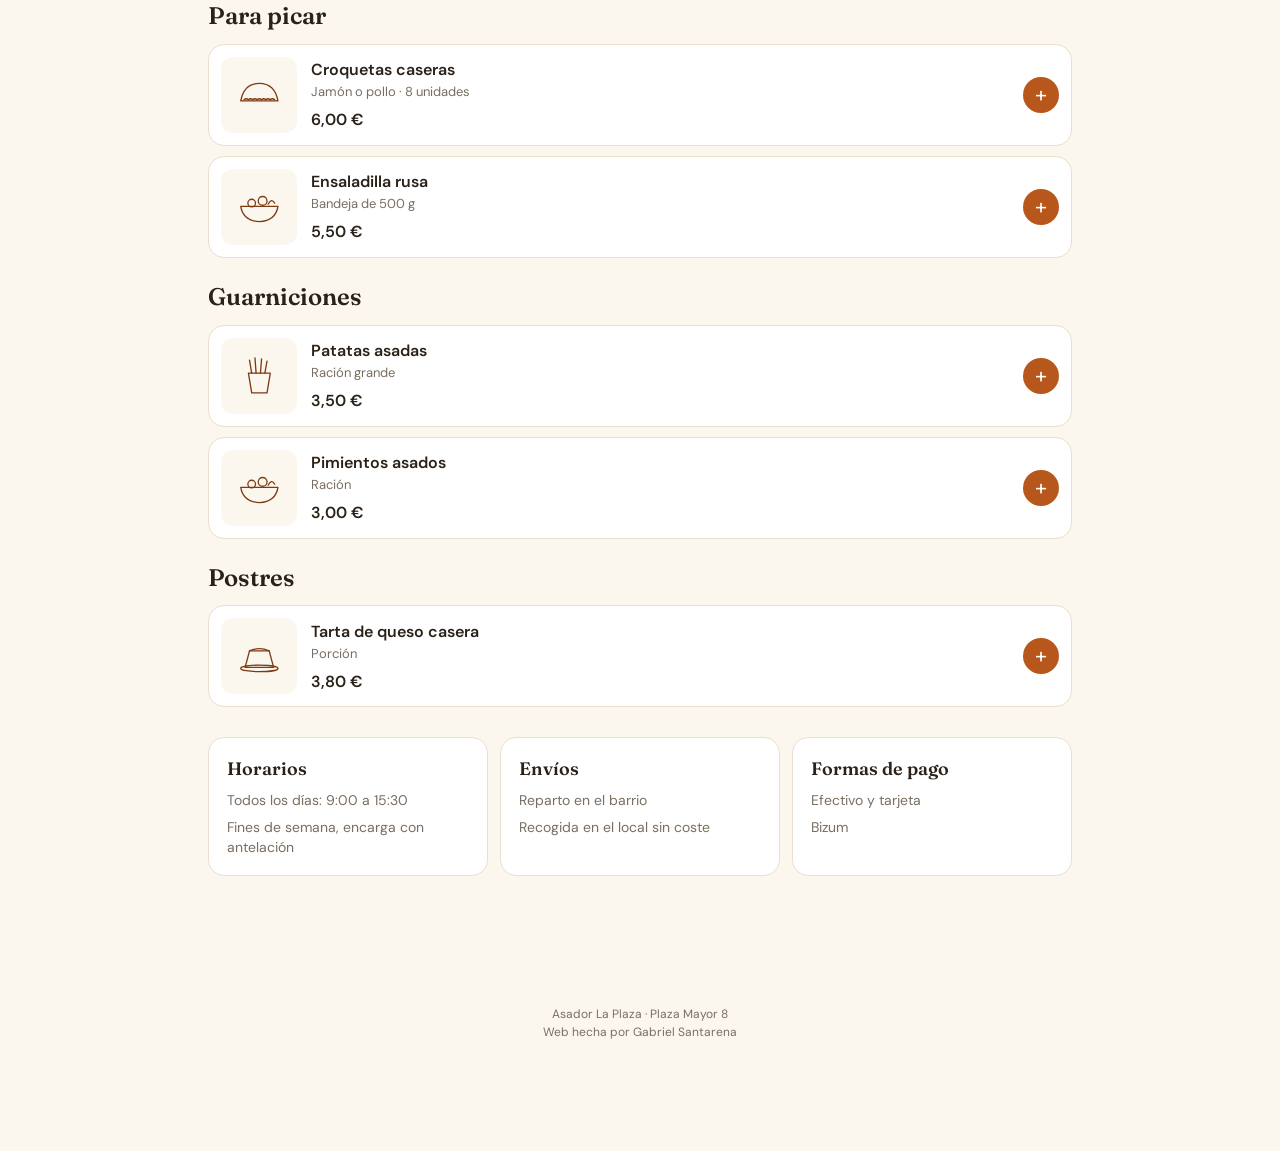
<file: asador/index.html>
<!DOCTYPE html>
<html lang="es">
<head>
<meta charset="UTF-8">
<meta name="viewport" content="width=device-width, initial-scale=1">
<title>Asador La Plaza — Encarga tu pollo</title>
<link rel="preconnect" href="https://fonts.googleapis.com">
<link rel="preconnect" href="https://fonts.gstatic.com" crossorigin>
<link href="https://fonts.googleapis.com/css2?family=Fraunces:opsz,wght@9..144,500;9..144,600&family=DM+Sans:wght@400;500;600&display=swap" rel="stylesheet">
<style>
  :root{
    --brand:#b8571c; --brand-dark:#7f3a10; --cream:#fbf6ee; --ink:#2a2118; --muted:#7a6e62; --line:#eadfce;
    --wa:#1f8a4c; --radius:16px;
  }
  *{box-sizing:border-box;margin:0;padding:0}
  html{scroll-behavior:smooth}
  body{font-family:'DM Sans',system-ui,sans-serif;color:var(--ink);background:var(--cream);line-height:1.45;-webkit-font-smoothing:antialiased}
  button{font:inherit;color:inherit;background:none;border:none;cursor:pointer}
  .serif{font-family:'Fraunces',Georgia,serif}

  .demo-bar{background:var(--ink);color:#e8dccb;font-size:12px;text-align:center;padding:6px 12px}
  header{position:sticky;top:0;z-index:20;background:rgba(251,246,238,.95);backdrop-filter:blur(8px);border-bottom:1px solid var(--line)}
  .nav{max-width:900px;margin:0 auto;display:flex;align-items:center;justify-content:space-between;padding:12px 18px;gap:10px}
  .logo{display:flex;align-items:center;gap:10px}
  .logo-mark{width:38px;height:38px;border-radius:50%;background:var(--brand);color:#fff;display:grid;place-items:center;font-family:'Fraunces',serif;font-weight:600;font-size:18px}
  .logo-name{font-family:'Fraunces',serif;font-weight:600;font-size:17px;line-height:1.1}
  .logo-sub{font-size:12px;color:var(--muted)}
  .cart-btn{display:flex;align-items:center;gap:8px;background:var(--brand);color:#fff;border-radius:999px;padding:9px 14px;font-size:14px;font-weight:500;white-space:nowrap}
  .cart-count{background:#fff;color:var(--brand-dark);border-radius:999px;min-width:20px;height:20px;font-size:12px;display:grid;place-items:center;padding:0 6px;font-weight:600}

  .hero{max-width:900px;margin:0 auto;padding:28px 18px 8px}
  .open{display:inline-flex;align-items:center;gap:6px;background:#e6f4ea;color:#1f6b3a;font-size:13px;font-weight:500;padding:5px 11px;border-radius:999px}
  .open::before{content:"";width:7px;height:7px;border-radius:50%;background:#2e9b55}
  .hero h1{font-family:'Fraunces',serif;font-weight:600;font-size:clamp(32px,7vw,48px);line-height:1.05;margin:14px 0 10px;letter-spacing:-.01em}
  .hero h1 em{font-style:normal;color:var(--brand)}
  .hero p{color:var(--muted);font-size:16px;max-width:520px}
  .facts{display:flex;gap:8px;flex-wrap:wrap;margin-top:16px}
  .fact{background:#fff;border:1px solid var(--line);border-radius:999px;padding:6px 12px;font-size:13px}

  .daily{max-width:900px;margin:22px auto 0;padding:0 18px}
  .daily-card{background:var(--brand);color:#fff;border-radius:22px;padding:20px;display:flex;gap:16px;align-items:center}
  .daily-card .ill{width:92px;height:92px;flex:0 0 auto;background:rgba(255,255,255,.14);border-radius:18px;display:grid;place-items:center}
  .daily-card .ill svg{width:70%;height:70%}
  .daily-card small{font-size:12px;letter-spacing:.12em;text-transform:uppercase;opacity:.85}
  .daily-card h2{font-family:'Fraunces',serif;font-weight:600;font-size:22px;line-height:1.15;margin:4px 0}
  .daily-card .row{display:flex;align-items:center;justify-content:space-between;gap:10px;margin-top:8px}
  .daily-card .p{font-size:18px;font-weight:600}
  .btn-white{background:#fff;color:var(--brand-dark);border-radius:999px;padding:9px 16px;font-weight:600;font-size:14px}

  .menu{max-width:900px;margin:0 auto;padding:26px 18px 120px}
  .chips{position:sticky;top:63px;z-index:10;background:var(--cream);display:flex;gap:8px;overflow-x:auto;padding:10px 0;scrollbar-width:none}
  .chips::-webkit-scrollbar{display:none}
  .chip{flex:0 0 auto;border:1px solid var(--line);background:#fff;border-radius:999px;padding:8px 15px;font-size:14px;font-weight:500}
  .chip.on{background:var(--ink);border-color:var(--ink);color:#fff}
  .cat-title{font-family:'Fraunces',serif;font-weight:600;font-size:24px;margin:22px 0 10px}
  .item{display:flex;gap:14px;align-items:center;background:#fff;border:1px solid var(--line);border-radius:var(--radius);padding:12px;margin-bottom:10px}
  .item .ill{width:76px;height:76px;flex:0 0 auto;border-radius:12px;background:var(--cream);display:grid;place-items:center}
  .item .ill svg{width:72%;height:72%}
  .item .info{flex:1;min-width:0}
  .item h3{font-size:16px;font-weight:600}
  .item p{font-size:13px;color:var(--muted);margin:2px 0 6px}
  .item .price{font-weight:600}
  .add{width:36px;height:36px;border-radius:50%;background:var(--brand);color:#fff;font-size:22px;line-height:1;flex:0 0 auto}
  .stepper{display:flex;align-items:center;gap:8px;flex:0 0 auto}
  .stepper button{width:32px;height:32px;border-radius:50%;border:1px solid var(--line);font-size:18px;line-height:1}
  .stepper button.plus{background:var(--brand);color:#fff;border-color:var(--brand)}
  .stepper span{min-width:16px;text-align:center;font-weight:600}

  .info-sec{display:grid;gap:12px;margin-top:30px}
  .box{background:#fff;border:1px solid var(--line);border-radius:var(--radius);padding:18px}
  .box h3{font-family:'Fraunces',serif;font-weight:600;font-size:18px;margin-bottom:8px}
  .box ul{list-style:none;display:grid;gap:6px;color:var(--muted);font-size:14px}
  .pending{display:inline-block;font-family:'DM Sans',sans-serif;font-size:11px;font-weight:500;background:#fff3d6;color:#8a5a00;border-radius:999px;padding:2px 8px;margin-left:6px;vertical-align:middle}
  footer{text-align:center;color:var(--muted);font-size:12px;padding:10px 18px 110px}

  .floating{position:fixed;left:14px;right:14px;bottom:14px;z-index:30;display:none}
  .floating.show{display:block}
  .floating button{width:100%;background:var(--wa);color:#fff;border-radius:999px;padding:15px 18px;font-size:15px;font-weight:500;display:flex;justify-content:space-between;align-items:center;box-shadow:0 8px 24px rgba(0,0,0,.18)}

  .overlay{position:fixed;inset:0;background:rgba(42,33,24,.45);z-index:40;opacity:0;pointer-events:none;transition:opacity .2s}
  .overlay.show{opacity:1;pointer-events:auto}
  .drawer{position:fixed;left:0;right:0;bottom:0;max-height:90vh;background:#fff;border-radius:22px 22px 0 0;z-index:50;transform:translateY(100%);transition:transform .25s ease;display:flex;flex-direction:column}
  .drawer.show{transform:none}
  .drawer-head{display:flex;justify-content:space-between;align-items:center;padding:16px 18px;border-bottom:1px solid var(--line)}
  .drawer-head h2{font-family:'Fraunces',serif;font-weight:600;font-size:22px}
  .x{font-size:26px;width:36px;height:36px;line-height:1}
  .drawer-body{overflow-y:auto;padding:12px 18px}
  .line{display:flex;align-items:center;gap:10px;padding:10px 0;border-bottom:1px solid var(--line);font-size:14px}
  .line .n{flex:1}
  .line .n small{display:block;color:var(--muted)}
  .sum{display:flex;justify-content:space-between;padding:12px 0 2px;font-size:14px;color:var(--muted)}
  .sum.total{font-size:17px;font-weight:600;color:var(--ink)}
  .field{margin-top:14px}
  .field label{display:block;font-size:13px;color:var(--muted);margin-bottom:6px}
  .field input,.field textarea{width:100%;border:1px solid var(--line);border-radius:12px;padding:11px 12px;font:inherit;font-size:15px;background:#fff}
  .field textarea{resize:vertical;min-height:58px}
  .seg{display:grid;grid-template-columns:1fr 1fr;gap:8px}
  .seg button{border:1px solid var(--line);border-radius:12px;padding:11px;font-size:14px;font-weight:500}
  .seg button.on{background:var(--ink);border-color:var(--ink);color:#fff}
  .drawer-foot{padding:14px 18px 20px;border-top:1px solid var(--line)}
  .btn-wa{width:100%;background:var(--wa);color:#fff;border-radius:999px;padding:15px;font-size:15px;font-weight:600}
  .err{color:#b42318;font-size:13px;margin-top:8px;display:none}
  .empty{text-align:center;color:var(--muted);padding:30px 0}

  .modal{position:fixed;left:50%;top:50%;transform:translate(-50%,-50%) scale(.96);width:min(92vw,420px);background:#fff;border-radius:20px;z-index:60;padding:20px;opacity:0;pointer-events:none;transition:all .2s}
  .modal.show{opacity:1;pointer-events:auto;transform:translate(-50%,-50%) scale(1)}
  .modal h3{font-family:'Fraunces',serif;font-weight:600;font-size:21px;margin-bottom:6px}
  .modal p{font-size:14px;color:var(--muted);margin-bottom:12px}
  .bubble{background:#dcf8c6;border-radius:12px 12px 2px 12px;padding:12px 14px;font-size:14px;white-space:pre-wrap;margin-bottom:14px;max-height:42vh;overflow:auto}
  .mrow{display:flex;gap:8px}
  .mrow button{flex:1;border-radius:999px;padding:12px;font-weight:500}
  .ghost{border:1px solid var(--line)}
  .dark{background:var(--ink);color:#fff}
  .toast{position:fixed;left:50%;bottom:88px;transform:translateX(-50%) translateY(20px);background:var(--ink);color:#fff;padding:10px 18px;border-radius:999px;font-size:14px;opacity:0;transition:all .2s;z-index:70;pointer-events:none;white-space:nowrap}
  .toast.show{opacity:1;transform:translateX(-50%) translateY(0)}

  @media (min-width:720px){
    .info-sec{grid-template-columns:repeat(3,1fr)}
    .drawer{left:auto;top:0;width:420px;max-height:none;border-radius:0;transform:translateX(100%)}
    .drawer.show{transform:none}
    .floating{left:auto;width:340px}
  }
</style>
</head>
<body>
<div class="demo-bar">Proyecto demo · marca y menú ficticios</div>

<header>
  <nav class="nav">
    <div class="logo">
      <div class="logo-mark">LP</div>
      <div><div class="logo-name">Asador La Plaza</div><div class="logo-sub">Pollos asados y comida casera</div></div>
    </div>
    <button class="cart-btn" onclick="openCart()">Mi pedido <span class="cart-count" id="count">0</span></button>
  </nav>
</header>

<section class="hero">
  <span class="open">Abierto hoy · 9:00 a 15:30</span>
  <h1>Encarga tu pollo<br><em>y sáltate la cola</em></h1>
  <p>Elige lo que quieres, marca la hora de recogida y envía el encargo por WhatsApp. Cuando llegues, está listo.</p>
  <div class="facts"><span class="fact">Plaza Mayor 8</span><span class="fact">Recogida con hora</span><span class="fact">Efectivo, tarjeta y Bizum</span></div>
</section>

<section class="daily">
  <div class="daily-card">
    <div class="ill" id="dailyIll"></div>
    <div style="flex:1;min-width:0">
      <small>Especial de la casa</small>
      <h2 id="dailyName"></h2>
      <div class="row"><span class="p" id="dailyPrice"></span><button class="btn-white" onclick="add(DAILY.id)">Añadir</button></div>
    </div>
  </div>
</section>

<main class="menu">
  <div class="chips" id="chips"></div>
  <div id="list"></div>

  <div class="info-sec">
    <div class="box"><h3>Horarios</h3><ul><li>Todos los días: 9:00 a 15:30</li><li>Fines de semana, encarga con antelación</li></ul></div>
    <div class="box"><h3>Envíos</h3><ul><li>Reparto en el barrio</li><li>Recogida en el local sin coste</li></ul></div>
    <div class="box"><h3>Formas de pago</h3><ul><li>Efectivo y tarjeta</li><li>Bizum</li></ul></div>
  </div>
</main>

<footer>Asador La Plaza · Plaza Mayor 8<br>Web hecha por Gabriel Santarena</footer>

<div class="floating" id="floating"><button onclick="openCart()"><span id="floatTxt">Ver pedido</span><span id="floatTotal"></span></button></div>
<div class="overlay" id="overlay" onclick="overlayClick()"></div>

<aside class="drawer" id="drawer" aria-label="Mi pedido">
  <div class="drawer-head"><h2>Mi pedido</h2><button class="x" onclick="closeAll()" aria-label="Cerrar">×</button></div>
  <div class="drawer-body" id="cartBody"></div>
  <div class="drawer-foot">
    <button class="btn-wa" onclick="sendOrder()">Enviar pedido por WhatsApp</button>
    <div class="err" id="err"></div>
  </div>
</aside>

<div class="modal" id="modal" role="dialog" aria-labelledby="mTitle">
  <h3 id="mTitle">Así le llega el encargo al asador</h3>
  <p>En la versión final este botón abre el WhatsApp del local con el pedido ya escrito.</p>
  <div class="bubble" id="bubble"></div>
  <div class="mrow"><button class="ghost" onclick="closeModal()">Cerrar</button><button class="dark" onclick="copyMsg()">Copiar mensaje</button></div>
</div>
<div class="toast" id="toast"></div>

<script>
/* ===== CONFIGURACIÓN: completar con los datos reales del local ===== */
const CONFIG = { whatsapp: "", tienda: "Asador La Plaza", envio: 0 };   // whatsapp ej: "5492604123456"

/* Menú: cambiar nombres, descripciones y precios por los reales. */
const MENU = [
  {id:1,  cat:"Pollos",       nombre:"Pollo asado entero con patatas", desc:"Con su salsa de asado y pan",          precio:14.50, icono:"pollo", diario:true},
  {id:2,  cat:"Pollos",       nombre:"Medio pollo asado con patatas",  desc:"Con su salsa de asado",                precio:8.50,  icono:"pollo"},
  {id:3,  cat:"Pollos",       nombre:"Picantón al ajillo",             desc:"Pollo pequeño con ajo y perejil",      precio:9.90,  icono:"pollo"},
  {id:4,  cat:"Arroces",      nombre:"Paella mixta (ración)",          desc:"Solo sábados y domingos",              precio:7.50,  icono:"pasta"},
  {id:5,  cat:"Arroces",      nombre:"Arroz negro (ración)",           desc:"Con alioli casero",                    precio:7.90,  icono:"pasta"},
  {id:6,  cat:"Guisos",       nombre:"Lentejas de la abuela",          desc:"Con chorizo · 500 g",                  precio:6.50,  icono:"pasta"},
  {id:7,  cat:"Guisos",       nombre:"Albóndigas en salsa",            desc:"Con patatas · 6 unidades",             precio:7.20,  icono:"mila"},
  {id:8,  cat:"Para picar",   nombre:"Croquetas caseras",              desc:"Jamón o pollo · 8 unidades",           precio:6.00,  icono:"empanada"},
  {id:9,  cat:"Para picar",   nombre:"Ensaladilla rusa",               desc:"Bandeja de 500 g",                     precio:5.50,  icono:"ensalada"},
  {id:10, cat:"Guarniciones", nombre:"Patatas asadas",                 desc:"Ración grande",                        precio:3.50,  icono:"papas"},
  {id:11, cat:"Guarniciones", nombre:"Pimientos asados",               desc:"Ración",                               precio:3.00,  icono:"ensalada"},
  {id:12, cat:"Postres",      nombre:"Tarta de queso casera",          desc:"Porción",                              precio:3.80,  icono:"flan"}
];

const ICONS = {
  pollo:'<path d="M18 74 Q4 50 20 28 Q40 8 64 26 Q78 40 66 58 L54 66 Q38 86 18 74 Z"/><path d="M30 46 Q36 36 46 34"/><path d="M64 60 L80 76"/><circle cx="85" cy="74" r="5"/><circle cx="78" cy="82" r="5"/>',
  mila:'<ellipse cx="50" cy="62" rx="36" ry="13"/><path d="M26 58 Q34 40 54 42 Q72 44 74 56 Q60 64 40 64 Z"/><circle cx="62" cy="50" r="4"/>',
  sandwich:'<path d="M18 46 Q50 22 82 46 Z"/><path d="M16 52 Q30 48 44 54 Q58 48 84 52"/><path d="M18 58 L82 58 L82 66 Q50 72 18 66 Z"/>',
  empanada:'<path d="M16 62 Q22 30 50 30 Q78 30 84 62 Z"/><path d="M22 60 Q26 56 30 60 Q34 56 38 60 Q42 56 46 60 Q50 56 54 60 Q58 56 62 60 Q66 56 70 60 Q74 56 78 60"/>',
  pasta:'<path d="M16 50 L84 50 Q80 76 50 78 Q20 76 16 50 Z"/><path d="M30 50 Q34 36 44 44 Q50 32 58 44 Q66 36 70 50"/>',
  papas:'<path d="M30 46 L70 46 L64 82 L36 82 Z"/><path d="M36 46 L32 22 M44 46 L42 18 M52 46 L54 20 M60 46 L64 24"/>',
  ensalada:'<path d="M16 50 L84 50 Q80 76 50 78 Q20 76 16 50 Z"/><circle cx="36" cy="44" r="7"/><circle cx="56" cy="40" r="8"/><path d="M66 46 Q72 34 78 44"/>',
  flan:'<path d="M32 40 L68 40 L76 70 L24 70 Z"/><path d="M32 40 Q50 32 68 40"/><ellipse cx="50" cy="72" rx="34" ry="6"/>'
};
const svg = (k) => `<svg viewBox="0 0 100 100" fill="none" stroke="var(--brand-dark)" stroke-width="2.4" stroke-linejoin="round" stroke-linecap="round" aria-hidden="true">${ICONS[k]||""}</svg>`;
const svgW = (k) => `<svg viewBox="0 0 100 100" fill="none" stroke="#fff" stroke-width="2.4" stroke-linejoin="round" stroke-linecap="round" aria-hidden="true">${ICONS[k]||""}</svg>`;
const money = (n) => n==null ? "Consultar precio" : n.toLocaleString("es-ES",{minimumFractionDigits:2,maximumFractionDigits:2}) + "\u00a0€";
const unpriced = () => Object.keys(cart).some(id=>MENU.find(m=>m.id==id).precio==null);

const DAILY = MENU.find(m=>m.diario);
const cart = {};
let filter = "Todo", entrega = "Recoger en el local", pago = "Efectivo", hora = "";
const HORAS = []; for(let h=9; h<=15; h++){ for(const mm of ["00","15","30","45"]){ if(h===15 && mm!=="00" && mm!=="15") continue; HORAS.push(h+":"+mm); } }

document.getElementById("dailyIll").innerHTML = svgW(DAILY.icono);
document.getElementById("dailyName").textContent = DAILY.nombre;
document.getElementById("dailyPrice").textContent = DAILY.etiqueta || money(DAILY.precio);

function renderChips(){
  const cats = ["Todo",...new Set(MENU.map(m=>m.cat))];
  document.getElementById("chips").innerHTML = cats.map(c=>`<button class="chip ${c===filter?'on':''}" onclick="setFilter('${c}')">${c}</button>`).join("");
}
function setFilter(c){ filter=c; renderChips(); renderList(); }

function control(m){
  const q = cart[m.id]||0;
  if(!q) return `<button class="add" onclick="add(${m.id})" aria-label="Agregar ${m.nombre}">+</button>`;
  return `<div class="stepper"><button onclick="chg(${m.id},-1)" aria-label="Quitar uno">−</button><span>${q}</span><button class="plus" onclick="chg(${m.id},1)" aria-label="Sumar uno">+</button></div>`;
}
function renderList(){
  const cats = filter==="Todo" ? [...new Set(MENU.map(m=>m.cat))] : [filter];
  document.getElementById("list").innerHTML = cats.map(c=>`<h2 class="cat-title">${c}</h2>` + MENU.filter(m=>m.cat===c).map(m=>`
    <div class="item"><div class="ill">${svg(m.icono)}</div>
      <div class="info"><h3>${m.nombre}</h3><p>${m.desc}</p><span class="price">${money(m.precio)}</span></div>
      ${control(m)}</div>`).join("")).join("");
}

function add(id){ cart[id]=(cart[id]||0)+1; const m=MENU.find(x=>x.id===id); toast(m.nombre+" añadido"); refresh(); }
function chg(id,d){ cart[id]=(cart[id]||0)+d; if(cart[id]<=0) delete cart[id]; refresh(); if(document.getElementById("drawer").classList.contains("show")) renderCart(); }
function subtotal(){ return Object.entries(cart).reduce((s,[id,q])=>s+(MENU.find(m=>m.id==id).precio||0)*q,0); }
function units(){ return Object.values(cart).reduce((a,b)=>a+b,0); }

function refresh(){
  renderList();
  const n = units();
  document.getElementById("count").textContent = n;
  document.getElementById("floatTxt").textContent = `Ver pedido (${n})`;
  document.getElementById("floatTotal").textContent = unpriced() ? "Ver y enviar →" : money(subtotal());
  document.getElementById("floating").classList.toggle("show", n>0 && !document.getElementById("drawer").classList.contains("show"));
}

function renderCart(){
  const body = document.getElementById("cartBody");
  const keep = {nombre:val("nombre"), dir:val("dir"), nota:val("nota")};
  if(!units()){ body.innerHTML = `<div class="empty">Todavía no has añadido nada.</div>`; return; }
  const envio = entrega==="Envío a domicilio" ? CONFIG.envio : 0;
  body.innerHTML = Object.entries(cart).map(([id,q])=>{ const m=MENU.find(x=>x.id==id);
    return `<div class="line"><div class="n">${m.nombre}<small>${m.precio==null?"Precio a confirmar":money(m.precio)+" c/u"}</small></div>
      <div class="stepper"><button onclick="chg(${m.id},-1)" aria-label="Quitar uno">−</button><span>${q}</span><button class="plus" onclick="chg(${m.id},1)" aria-label="Sumar uno">+</button></div></div>`;}).join("")
  + (unpriced() ? "" : `<div class="sum"><span>Subtotal</span><span>${money(subtotal())}</span></div>`)
  + (entrega==="Envío a domicilio" ? `<div class="sum"><span>Envío</span><span>${envio? money(envio) : "a confirmar"}</span></div>` : "")
  + `<div class="sum total"><span>Total</span><span>${unpriced() ? "a confirmar" : money(subtotal()+envio)}</span></div>
    <div class="field"><label for="nombre">Tu nombre</label><input id="nombre" placeholder="Lucía" value="${esc(keep.nombre)}"></div>
    <div class="field"><label>Entrega</label><div class="seg">
      <button class="${entrega==='Recoger en el local'?'on':''}" onclick="setE('Recoger en el local')">Recoger en el local</button>
      <button class="${entrega==='Envío a domicilio'?'on':''}" onclick="setE('Envío a domicilio')">A domicilio</button></div></div>
    <div class="field"><label for="hora">${entrega==='Envío a domicilio'?'Hora de entrega':'Hora de recogida'}</label><select id="hora" onchange="hora=this.value" style="width:100%;border:1px solid var(--line);border-radius:12px;padding:11px 12px;font:inherit;font-size:15px;background:#fff"><option value="">Elige una hora</option>${HORAS.map(h=>`<option ${hora===h?'selected':''}>${h}</option>`).join("")}</select></div>
    ${entrega==='Envío a domicilio'?`<div class="field"><label for="dir">Dirección</label><input id="dir" placeholder="Calle, número y barrio" value="${esc(keep.dir)}"></div>`:""}
    <div class="field"><label>Pago</label><div class="seg">
      <button class="${pago==='Efectivo'?'on':''}" onclick="setP('Efectivo')">Efectivo</button>
      <button class="${pago==='Bizum'?'on':''}" onclick="setP('Bizum')">Bizum</button></div></div>
    <div class="field"><label for="nota">Aclaraciones (opcional)</label><textarea id="nota" placeholder="Pollo bien hecho, sin salsa…">${esc(keep.nota)}</textarea></div>`;
}
const val = (id) => (document.getElementById(id)?.value || "");
const esc = (s) => s.replace(/&/g,"&amp;").replace(/"/g,"&quot;").replace(/</g,"&lt;");
function setE(e){ entrega=e; renderCart(); }
function setP(p){ pago=p; renderCart(); }

function openCart(){ renderCart(); document.getElementById("err").style.display="none";
  document.getElementById("overlay").classList.add("show"); document.getElementById("drawer").classList.add("show");
  document.getElementById("floating").classList.remove("show"); }
function closeAll(){ document.getElementById("overlay").classList.remove("show"); document.getElementById("drawer").classList.remove("show"); closeModal(); refresh(); }

function buildMsg(){
  const lines = Object.entries(cart).map(([id,q])=>{ const m=MENU.find(x=>x.id==id); return m.precio==null ? `• ${q} x ${m.nombre}` : `• ${q} x ${m.nombre} — ${money(m.precio*q)}`; });
  let msg = `¡Hola ${CONFIG.tienda}! Quiero hacer un encargo:\n${lines.join("\n")}\n\nTotal: ${unpriced() ? "a confirmar" : money(subtotal()) + (entrega==="Envío a domicilio"?" + envío":"")}\n\nNombre: ${val("nombre").trim()}\nEntrega: ${entrega}`;
  if(entrega==="Envío a domicilio") msg += `\nDirección: ${val("dir").trim()}`;
  msg += `\n${entrega==="Envío a domicilio"?"Hora de entrega":"Hora de recogida"}: ${hora}`;
  msg += `\nPago: ${pago}`;
  if(val("nota").trim()) msg += `\nAclaraciones: ${val("nota").trim()}`;
  return msg + `\n\n(Pedido enviado desde la web)`;
}
function sendOrder(){
  const err = document.getElementById("err");
  const fail = (t,id)=>{ err.textContent=t; err.style.display="block"; if(id) document.getElementById(id)?.focus(); };
  if(!units()) return fail("Añade al menos un plato.");
  if(!val("nombre").trim()) return fail("Escribe tu nombre.","nombre");
  if(!hora) return fail("Elige la hora.","hora");
  if(entrega==="Envío a domicilio" && !val("dir").trim()) return fail("Escribe la dirección de entrega.","dir");
  err.style.display="none";
  const msg = buildMsg();
  if(CONFIG.whatsapp){ window.location.href = `https://wa.me/${CONFIG.whatsapp}?text=${encodeURIComponent(msg)}`; return; }
  document.getElementById("bubble").textContent = msg;
  document.getElementById("modal").classList.add("show");
  document.getElementById("overlay").style.zIndex = 55;
}
function closeModal(){ document.getElementById("modal").classList.remove("show"); document.getElementById("overlay").style.zIndex=""; }
function overlayClick(){ if(document.getElementById("modal").classList.contains("show")) closeModal(); else closeAll(); }
async function copyMsg(){ try{ await navigator.clipboard.writeText(buildMsg()); toast("Mensaje copiado"); }catch(e){ toast("No se pudo copiar"); } }
let tt; function toast(t){ const el=document.getElementById("toast"); el.textContent=t; el.classList.add("show"); clearTimeout(tt); tt=setTimeout(()=>el.classList.remove("show"),1500); }

renderChips(); refresh();
</script>
</body>
</html>
</file>
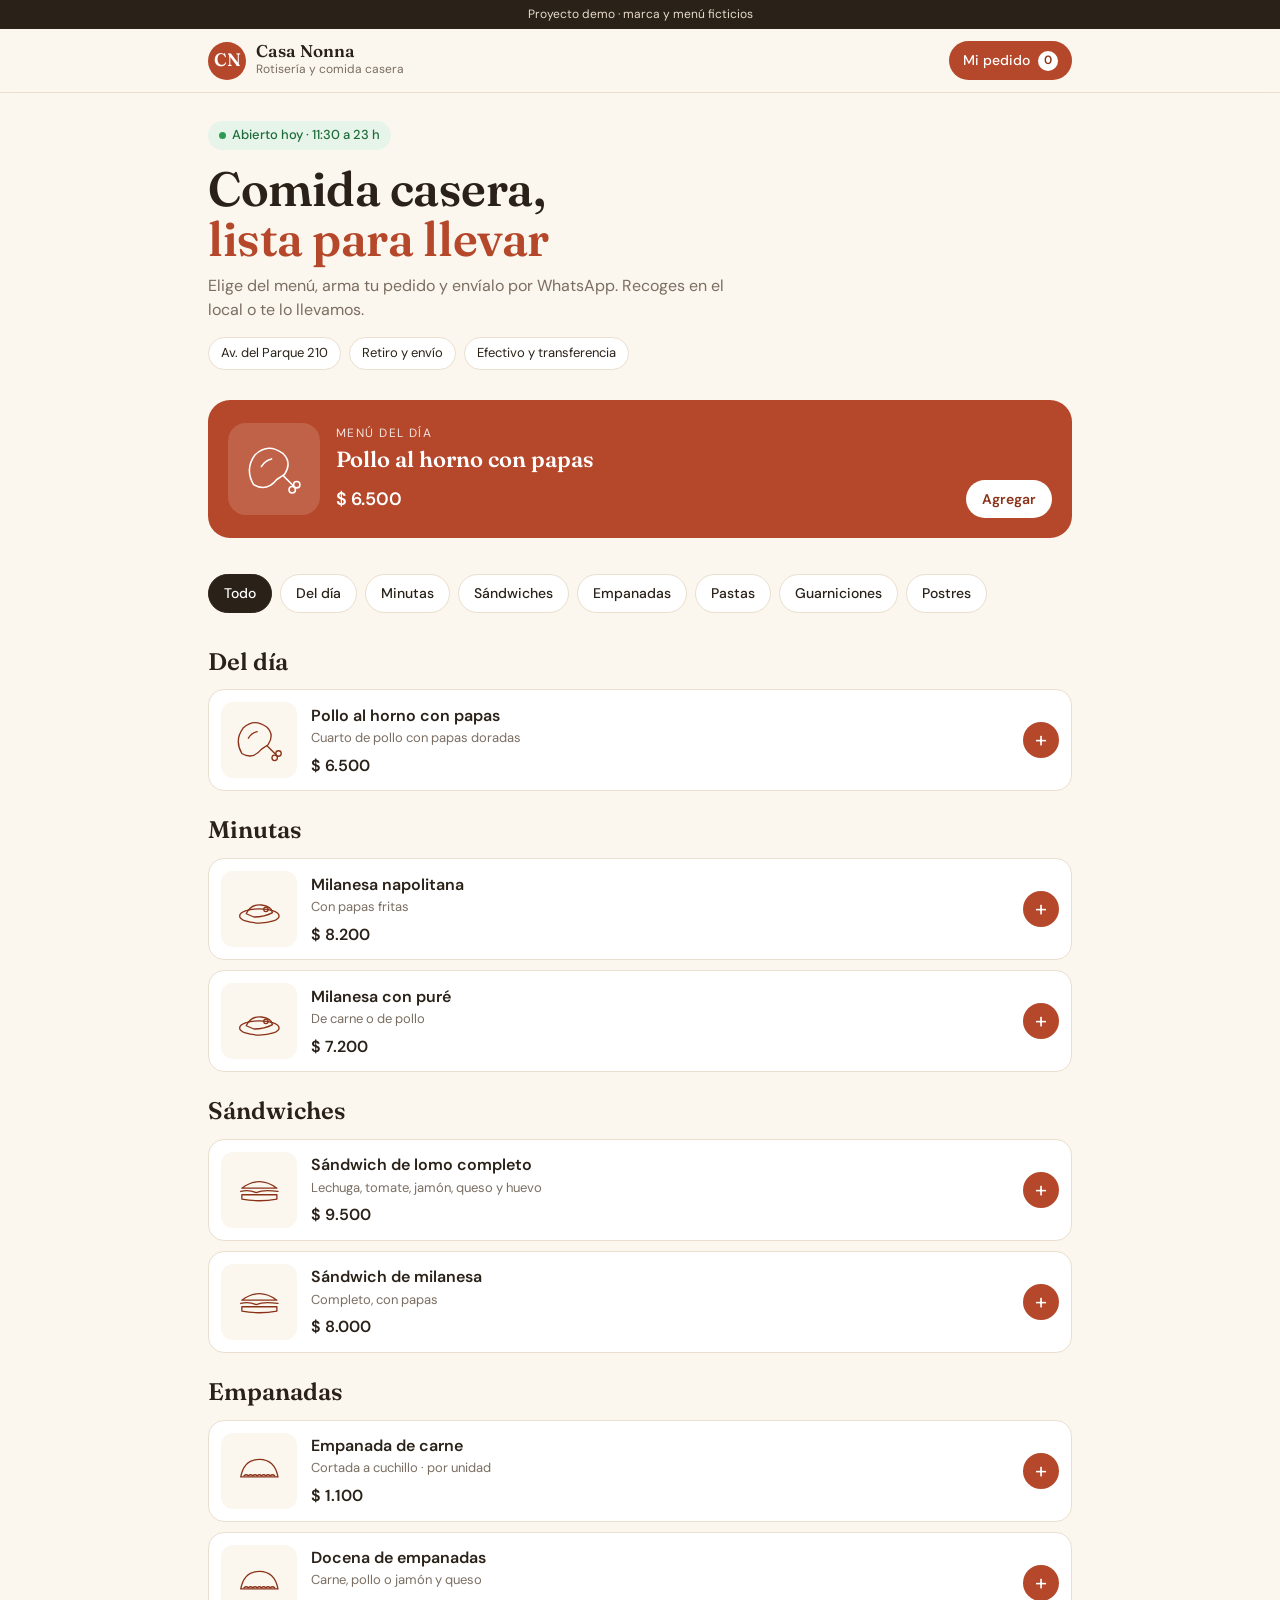
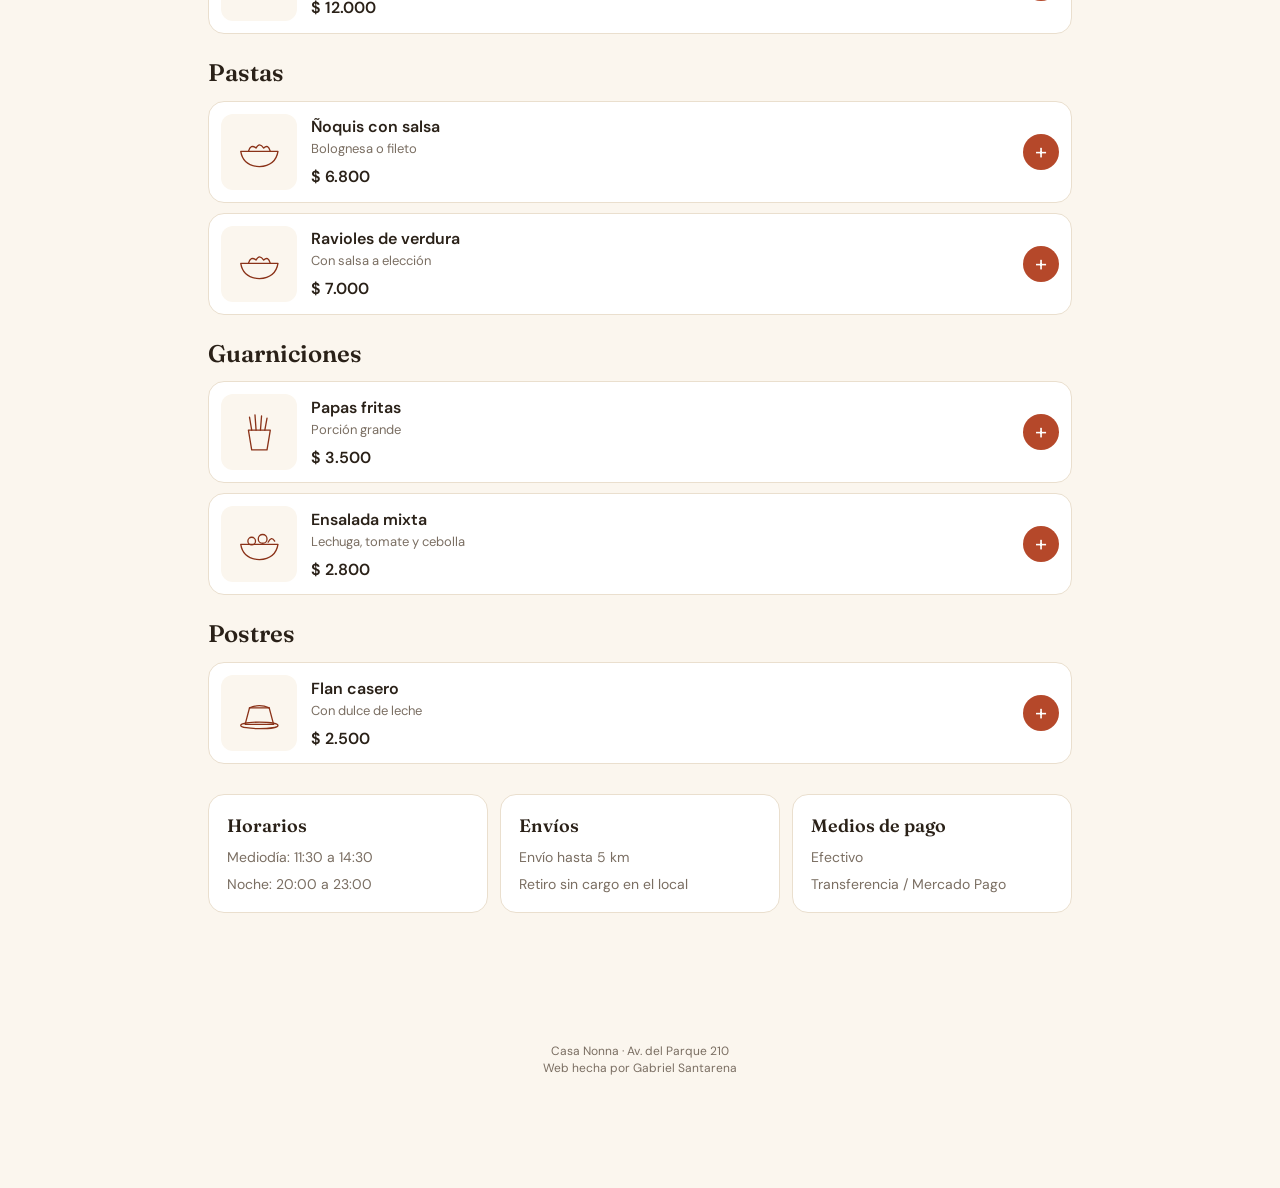
<file: casa-nonna/index.html>
<!DOCTYPE html>
<html lang="es">
<head>
<meta charset="UTF-8">
<meta name="viewport" content="width=device-width, initial-scale=1">
<title>Casa Nonna — Menú y pedidos</title>
<link rel="preconnect" href="https://fonts.googleapis.com">
<link rel="preconnect" href="https://fonts.gstatic.com" crossorigin>
<link href="https://fonts.googleapis.com/css2?family=Fraunces:opsz,wght@9..144,500;9..144,600&family=DM+Sans:wght@400;500;600&display=swap" rel="stylesheet">
<style>
  :root{
    --brand:#b5482a; --brand-dark:#8a3218; --cream:#fbf6ee; --ink:#2a2118; --muted:#7a6e62; --line:#eadfce;
    --wa:#1f8a4c; --radius:16px;
  }
  *{box-sizing:border-box;margin:0;padding:0}
  html{scroll-behavior:smooth}
  body{font-family:'DM Sans',system-ui,sans-serif;color:var(--ink);background:var(--cream);line-height:1.45;-webkit-font-smoothing:antialiased}
  button{font:inherit;color:inherit;background:none;border:none;cursor:pointer}
  .serif{font-family:'Fraunces',Georgia,serif}

  .demo-bar{background:var(--ink);color:#e8dccb;font-size:12px;text-align:center;padding:6px 12px}
  header{position:sticky;top:0;z-index:20;background:rgba(251,246,238,.95);backdrop-filter:blur(8px);border-bottom:1px solid var(--line)}
  .nav{max-width:900px;margin:0 auto;display:flex;align-items:center;justify-content:space-between;padding:12px 18px;gap:10px}
  .logo{display:flex;align-items:center;gap:10px}
  .logo-mark{width:38px;height:38px;border-radius:50%;background:var(--brand);color:#fff;display:grid;place-items:center;font-family:'Fraunces',serif;font-weight:600;font-size:18px}
  .logo-name{font-family:'Fraunces',serif;font-weight:600;font-size:17px;line-height:1.1}
  .logo-sub{font-size:12px;color:var(--muted)}
  .cart-btn{display:flex;align-items:center;gap:8px;background:var(--brand);color:#fff;border-radius:999px;padding:9px 14px;font-size:14px;font-weight:500;white-space:nowrap}
  .cart-count{background:#fff;color:var(--brand-dark);border-radius:999px;min-width:20px;height:20px;font-size:12px;display:grid;place-items:center;padding:0 6px;font-weight:600}

  .hero{max-width:900px;margin:0 auto;padding:28px 18px 8px}
  .open{display:inline-flex;align-items:center;gap:6px;background:#e6f4ea;color:#1f6b3a;font-size:13px;font-weight:500;padding:5px 11px;border-radius:999px}
  .open::before{content:"";width:7px;height:7px;border-radius:50%;background:#2e9b55}
  .hero h1{font-family:'Fraunces',serif;font-weight:600;font-size:clamp(32px,7vw,48px);line-height:1.05;margin:14px 0 10px;letter-spacing:-.01em}
  .hero h1 em{font-style:normal;color:var(--brand)}
  .hero p{color:var(--muted);font-size:16px;max-width:520px}
  .facts{display:flex;gap:8px;flex-wrap:wrap;margin-top:16px}
  .fact{background:#fff;border:1px solid var(--line);border-radius:999px;padding:6px 12px;font-size:13px}

  .daily{max-width:900px;margin:22px auto 0;padding:0 18px}
  .daily-card{background:var(--brand);color:#fff;border-radius:22px;padding:20px;display:flex;gap:16px;align-items:center}
  .daily-card .ill{width:92px;height:92px;flex:0 0 auto;background:rgba(255,255,255,.14);border-radius:18px;display:grid;place-items:center}
  .daily-card .ill svg{width:70%;height:70%}
  .daily-card small{font-size:12px;letter-spacing:.12em;text-transform:uppercase;opacity:.85}
  .daily-card h2{font-family:'Fraunces',serif;font-weight:600;font-size:22px;line-height:1.15;margin:4px 0}
  .daily-card .row{display:flex;align-items:center;justify-content:space-between;gap:10px;margin-top:8px}
  .daily-card .p{font-size:18px;font-weight:600}
  .btn-white{background:#fff;color:var(--brand-dark);border-radius:999px;padding:9px 16px;font-weight:600;font-size:14px}

  .menu{max-width:900px;margin:0 auto;padding:26px 18px 120px}
  .chips{position:sticky;top:63px;z-index:10;background:var(--cream);display:flex;gap:8px;overflow-x:auto;padding:10px 0;scrollbar-width:none}
  .chips::-webkit-scrollbar{display:none}
  .chip{flex:0 0 auto;border:1px solid var(--line);background:#fff;border-radius:999px;padding:8px 15px;font-size:14px;font-weight:500}
  .chip.on{background:var(--ink);border-color:var(--ink);color:#fff}
  .cat-title{font-family:'Fraunces',serif;font-weight:600;font-size:24px;margin:22px 0 10px}
  .item{display:flex;gap:14px;align-items:center;background:#fff;border:1px solid var(--line);border-radius:var(--radius);padding:12px;margin-bottom:10px}
  .item .ill{width:76px;height:76px;flex:0 0 auto;border-radius:12px;background:var(--cream);display:grid;place-items:center}
  .item .ill svg{width:72%;height:72%}
  .item .info{flex:1;min-width:0}
  .item h3{font-size:16px;font-weight:600}
  .item p{font-size:13px;color:var(--muted);margin:2px 0 6px}
  .item .price{font-weight:600}
  .add{width:36px;height:36px;border-radius:50%;background:var(--brand);color:#fff;font-size:22px;line-height:1;flex:0 0 auto}
  .stepper{display:flex;align-items:center;gap:8px;flex:0 0 auto}
  .stepper button{width:32px;height:32px;border-radius:50%;border:1px solid var(--line);font-size:18px;line-height:1}
  .stepper button.plus{background:var(--brand);color:#fff;border-color:var(--brand)}
  .stepper span{min-width:16px;text-align:center;font-weight:600}

  .info-sec{display:grid;gap:12px;margin-top:30px}
  .box{background:#fff;border:1px solid var(--line);border-radius:var(--radius);padding:18px}
  .box h3{font-family:'Fraunces',serif;font-weight:600;font-size:18px;margin-bottom:8px}
  .box ul{list-style:none;display:grid;gap:6px;color:var(--muted);font-size:14px}
  .pending{display:inline-block;font-family:'DM Sans',sans-serif;font-size:11px;font-weight:500;background:#fff3d6;color:#8a5a00;border-radius:999px;padding:2px 8px;margin-left:6px;vertical-align:middle}
  footer{text-align:center;color:var(--muted);font-size:12px;padding:10px 18px 110px}

  .floating{position:fixed;left:14px;right:14px;bottom:14px;z-index:30;display:none}
  .floating.show{display:block}
  .floating button{width:100%;background:var(--wa);color:#fff;border-radius:999px;padding:15px 18px;font-size:15px;font-weight:500;display:flex;justify-content:space-between;align-items:center;box-shadow:0 8px 24px rgba(0,0,0,.18)}

  .overlay{position:fixed;inset:0;background:rgba(42,33,24,.45);z-index:40;opacity:0;pointer-events:none;transition:opacity .2s}
  .overlay.show{opacity:1;pointer-events:auto}
  .drawer{position:fixed;left:0;right:0;bottom:0;max-height:90vh;background:#fff;border-radius:22px 22px 0 0;z-index:50;transform:translateY(100%);transition:transform .25s ease;display:flex;flex-direction:column}
  .drawer.show{transform:none}
  .drawer-head{display:flex;justify-content:space-between;align-items:center;padding:16px 18px;border-bottom:1px solid var(--line)}
  .drawer-head h2{font-family:'Fraunces',serif;font-weight:600;font-size:22px}
  .x{font-size:26px;width:36px;height:36px;line-height:1}
  .drawer-body{overflow-y:auto;padding:12px 18px}
  .line{display:flex;align-items:center;gap:10px;padding:10px 0;border-bottom:1px solid var(--line);font-size:14px}
  .line .n{flex:1}
  .line .n small{display:block;color:var(--muted)}
  .sum{display:flex;justify-content:space-between;padding:12px 0 2px;font-size:14px;color:var(--muted)}
  .sum.total{font-size:17px;font-weight:600;color:var(--ink)}
  .field{margin-top:14px}
  .field label{display:block;font-size:13px;color:var(--muted);margin-bottom:6px}
  .field input,.field textarea{width:100%;border:1px solid var(--line);border-radius:12px;padding:11px 12px;font:inherit;font-size:15px;background:#fff}
  .field textarea{resize:vertical;min-height:58px}
  .seg{display:grid;grid-template-columns:1fr 1fr;gap:8px}
  .seg button{border:1px solid var(--line);border-radius:12px;padding:11px;font-size:14px;font-weight:500}
  .seg button.on{background:var(--ink);border-color:var(--ink);color:#fff}
  .drawer-foot{padding:14px 18px 20px;border-top:1px solid var(--line)}
  .btn-wa{width:100%;background:var(--wa);color:#fff;border-radius:999px;padding:15px;font-size:15px;font-weight:600}
  .err{color:#b42318;font-size:13px;margin-top:8px;display:none}
  .empty{text-align:center;color:var(--muted);padding:30px 0}

  .modal{position:fixed;left:50%;top:50%;transform:translate(-50%,-50%) scale(.96);width:min(92vw,420px);background:#fff;border-radius:20px;z-index:60;padding:20px;opacity:0;pointer-events:none;transition:all .2s}
  .modal.show{opacity:1;pointer-events:auto;transform:translate(-50%,-50%) scale(1)}
  .modal h3{font-family:'Fraunces',serif;font-weight:600;font-size:21px;margin-bottom:6px}
  .modal p{font-size:14px;color:var(--muted);margin-bottom:12px}
  .bubble{background:#dcf8c6;border-radius:12px 12px 2px 12px;padding:12px 14px;font-size:14px;white-space:pre-wrap;margin-bottom:14px;max-height:42vh;overflow:auto}
  .mrow{display:flex;gap:8px}
  .mrow button{flex:1;border-radius:999px;padding:12px;font-weight:500}
  .ghost{border:1px solid var(--line)}
  .dark{background:var(--ink);color:#fff}
  .toast{position:fixed;left:50%;bottom:88px;transform:translateX(-50%) translateY(20px);background:var(--ink);color:#fff;padding:10px 18px;border-radius:999px;font-size:14px;opacity:0;transition:all .2s;z-index:70;pointer-events:none;white-space:nowrap}
  .toast.show{opacity:1;transform:translateX(-50%) translateY(0)}

  @media (min-width:720px){
    .info-sec{grid-template-columns:repeat(3,1fr)}
    .drawer{left:auto;top:0;width:420px;max-height:none;border-radius:0;transform:translateX(100%)}
    .drawer.show{transform:none}
    .floating{left:auto;width:340px}
  }
</style>
</head>
<body>
<div class="demo-bar">Proyecto demo · marca y menú ficticios</div>

<header>
  <nav class="nav">
    <div class="logo">
      <div class="logo-mark">CN</div>
      <div><div class="logo-name">Casa Nonna</div><div class="logo-sub">Rotisería y comida casera</div></div>
    </div>
    <button class="cart-btn" onclick="openCart()">Mi pedido <span class="cart-count" id="count">0</span></button>
  </nav>
</header>

<section class="hero">
  <span class="open">Abierto hoy · 11:30 a 23 h</span>
  <h1>Comida casera,<br><em>lista para llevar</em></h1>
  <p>Elige del menú, arma tu pedido y envíalo por WhatsApp. Recoges en el local o te lo llevamos.</p>
  <div class="facts"><span class="fact">Av. del Parque 210</span><span class="fact">Retiro y envío</span><span class="fact">Efectivo y transferencia</span></div>
</section>

<section class="daily">
  <div class="daily-card">
    <div class="ill" id="dailyIll"></div>
    <div style="flex:1;min-width:0">
      <small>Menú del día</small>
      <h2 id="dailyName"></h2>
      <div class="row"><span class="p" id="dailyPrice"></span><button class="btn-white" onclick="add(DAILY.id)">Agregar</button></div>
    </div>
  </div>
</section>

<main class="menu">
  <div class="chips" id="chips"></div>
  <div id="list"></div>

  <div class="info-sec">
    <div class="box"><h3>Horarios</h3><ul><li>Mediodía: 11:30 a 14:30</li><li>Noche: 20:00 a 23:00</li></ul></div>
    <div class="box"><h3>Envíos</h3><ul><li>Envío hasta 5 km</li><li>Retiro sin cargo en el local</li></ul></div>
    <div class="box"><h3>Medios de pago</h3><ul><li>Efectivo</li><li>Transferencia / Mercado Pago</li></ul></div>
  </div>
</main>

<footer>Casa Nonna · Av. del Parque 210<br>Web hecha por Gabriel Santarena</footer>

<div class="floating" id="floating"><button onclick="openCart()"><span id="floatTxt">Ver pedido</span><span id="floatTotal"></span></button></div>
<div class="overlay" id="overlay" onclick="overlayClick()"></div>

<aside class="drawer" id="drawer" aria-label="Mi pedido">
  <div class="drawer-head"><h2>Mi pedido</h2><button class="x" onclick="closeAll()" aria-label="Cerrar">×</button></div>
  <div class="drawer-body" id="cartBody"></div>
  <div class="drawer-foot">
    <button class="btn-wa" onclick="sendOrder()">Enviar pedido por WhatsApp</button>
    <div class="err" id="err"></div>
  </div>
</aside>

<div class="modal" id="modal" role="dialog" aria-labelledby="mTitle">
  <h3 id="mTitle">Así le llega el pedido a Casa Nonna</h3>
  <p>En la versión final este botón abre el WhatsApp del local con el pedido ya escrito.</p>
  <div class="bubble" id="bubble"></div>
  <div class="mrow"><button class="ghost" onclick="closeModal()">Cerrar</button><button class="dark" onclick="copyMsg()">Copiar mensaje</button></div>
</div>
<div class="toast" id="toast"></div>

<script>
/* ===== CONFIGURACIÓN: completar con los datos reales del local ===== */
const CONFIG = { whatsapp: "", tienda: "Casa Nonna", envio: 0 };   // whatsapp ej: "5492604123456"

/* Menú: cambiar nombres, descripciones y precios por los reales. */
const MENU = [
  {id:1,  cat:"Del día",     nombre:"Pollo al horno con papas",     desc:"Cuarto de pollo con papas doradas",      precio:6500, icono:"pollo", diario:true},
  {id:2,  cat:"Minutas",     nombre:"Milanesa napolitana",          desc:"Con papas fritas",                       precio:8200, icono:"mila"},
  {id:3,  cat:"Minutas",     nombre:"Milanesa con puré",            desc:"De carne o de pollo",                    precio:7200, icono:"mila"},
  {id:4,  cat:"Sándwiches",  nombre:"Sándwich de lomo completo",    desc:"Lechuga, tomate, jamón, queso y huevo",  precio:9500, icono:"sandwich"},
  {id:5,  cat:"Sándwiches",  nombre:"Sándwich de milanesa",         desc:"Completo, con papas",                    precio:8000, icono:"sandwich"},
  {id:6,  cat:"Empanadas",   nombre:"Empanada de carne",            desc:"Cortada a cuchillo · por unidad",        precio:1100, icono:"empanada"},
  {id:7,  cat:"Empanadas",   nombre:"Docena de empanadas",          desc:"Carne, pollo o jamón y queso",           precio:12000,icono:"empanada"},
  {id:8,  cat:"Pastas",      nombre:"Ñoquis con salsa",             desc:"Bolognesa o fileto",                     precio:6800, icono:"pasta"},
  {id:9,  cat:"Pastas",      nombre:"Ravioles de verdura",          desc:"Con salsa a elección",                   precio:7000, icono:"pasta"},
  {id:10, cat:"Guarniciones",nombre:"Papas fritas",                 desc:"Porción grande",                         precio:3500, icono:"papas"},
  {id:11, cat:"Guarniciones",nombre:"Ensalada mixta",               desc:"Lechuga, tomate y cebolla",              precio:2800, icono:"ensalada"},
  {id:12, cat:"Postres",     nombre:"Flan casero",                  desc:"Con dulce de leche",                     precio:2500, icono:"flan"}
];

const ICONS = {
  pollo:'<path d="M18 74 Q4 50 20 28 Q40 8 64 26 Q78 40 66 58 L54 66 Q38 86 18 74 Z"/><path d="M30 46 Q36 36 46 34"/><path d="M64 60 L80 76"/><circle cx="85" cy="74" r="5"/><circle cx="78" cy="82" r="5"/>',
  mila:'<ellipse cx="50" cy="62" rx="36" ry="13"/><path d="M26 58 Q34 40 54 42 Q72 44 74 56 Q60 64 40 64 Z"/><circle cx="62" cy="50" r="4"/>',
  sandwich:'<path d="M18 46 Q50 22 82 46 Z"/><path d="M16 52 Q30 48 44 54 Q58 48 84 52"/><path d="M18 58 L82 58 L82 66 Q50 72 18 66 Z"/>',
  empanada:'<path d="M16 62 Q22 30 50 30 Q78 30 84 62 Z"/><path d="M22 60 Q26 56 30 60 Q34 56 38 60 Q42 56 46 60 Q50 56 54 60 Q58 56 62 60 Q66 56 70 60 Q74 56 78 60"/>',
  pasta:'<path d="M16 50 L84 50 Q80 76 50 78 Q20 76 16 50 Z"/><path d="M30 50 Q34 36 44 44 Q50 32 58 44 Q66 36 70 50"/>',
  papas:'<path d="M30 46 L70 46 L64 82 L36 82 Z"/><path d="M36 46 L32 22 M44 46 L42 18 M52 46 L54 20 M60 46 L64 24"/>',
  ensalada:'<path d="M16 50 L84 50 Q80 76 50 78 Q20 76 16 50 Z"/><circle cx="36" cy="44" r="7"/><circle cx="56" cy="40" r="8"/><path d="M66 46 Q72 34 78 44"/>',
  flan:'<path d="M32 40 L68 40 L76 70 L24 70 Z"/><path d="M32 40 Q50 32 68 40"/><ellipse cx="50" cy="72" rx="34" ry="6"/>'
};
const svg = (k) => `<svg viewBox="0 0 100 100" fill="none" stroke="var(--brand-dark)" stroke-width="2.4" stroke-linejoin="round" stroke-linecap="round" aria-hidden="true">${ICONS[k]||""}</svg>`;
const svgW = (k) => `<svg viewBox="0 0 100 100" fill="none" stroke="#fff" stroke-width="2.4" stroke-linejoin="round" stroke-linecap="round" aria-hidden="true">${ICONS[k]||""}</svg>`;
const money = (n) => n==null ? "Consultar precio" : "$ " + Math.round(n).toLocaleString("es-AR");
const unpriced = () => Object.keys(cart).some(id=>MENU.find(m=>m.id==id).precio==null);

const DAILY = MENU.find(m=>m.diario);
const cart = {};
let filter = "Todo", entrega = "Retiro en el local", pago = "Efectivo";

document.getElementById("dailyIll").innerHTML = svgW(DAILY.icono);
document.getElementById("dailyName").textContent = DAILY.nombre;
document.getElementById("dailyPrice").textContent = DAILY.etiqueta || money(DAILY.precio);

function renderChips(){
  const cats = ["Todo",...new Set(MENU.map(m=>m.cat))];
  document.getElementById("chips").innerHTML = cats.map(c=>`<button class="chip ${c===filter?'on':''}" onclick="setFilter('${c}')">${c}</button>`).join("");
}
function setFilter(c){ filter=c; renderChips(); renderList(); }

function control(m){
  const q = cart[m.id]||0;
  if(!q) return `<button class="add" onclick="add(${m.id})" aria-label="Agregar ${m.nombre}">+</button>`;
  return `<div class="stepper"><button onclick="chg(${m.id},-1)" aria-label="Quitar uno">−</button><span>${q}</span><button class="plus" onclick="chg(${m.id},1)" aria-label="Sumar uno">+</button></div>`;
}
function renderList(){
  const cats = filter==="Todo" ? [...new Set(MENU.map(m=>m.cat))] : [filter];
  document.getElementById("list").innerHTML = cats.map(c=>`<h2 class="cat-title">${c}</h2>` + MENU.filter(m=>m.cat===c).map(m=>`
    <div class="item"><div class="ill">${svg(m.icono)}</div>
      <div class="info"><h3>${m.nombre}</h3><p>${m.desc}</p><span class="price">${money(m.precio)}</span></div>
      ${control(m)}</div>`).join("")).join("");
}

function add(id){ cart[id]=(cart[id]||0)+1; const m=MENU.find(x=>x.id===id); toast(m.nombre+" agregado"); refresh(); }
function chg(id,d){ cart[id]=(cart[id]||0)+d; if(cart[id]<=0) delete cart[id]; refresh(); if(document.getElementById("drawer").classList.contains("show")) renderCart(); }
function subtotal(){ return Object.entries(cart).reduce((s,[id,q])=>s+(MENU.find(m=>m.id==id).precio||0)*q,0); }
function units(){ return Object.values(cart).reduce((a,b)=>a+b,0); }

function refresh(){
  renderList();
  const n = units();
  document.getElementById("count").textContent = n;
  document.getElementById("floatTxt").textContent = `Ver pedido (${n})`;
  document.getElementById("floatTotal").textContent = unpriced() ? "Ver y enviar →" : money(subtotal());
  document.getElementById("floating").classList.toggle("show", n>0 && !document.getElementById("drawer").classList.contains("show"));
}

function renderCart(){
  const body = document.getElementById("cartBody");
  const keep = {nombre:val("nombre"), dir:val("dir"), nota:val("nota")};
  if(!units()){ body.innerHTML = `<div class="empty">Todavía no has agregado nada.</div>`; return; }
  const envio = entrega==="Envío a domicilio" ? CONFIG.envio : 0;
  body.innerHTML = Object.entries(cart).map(([id,q])=>{ const m=MENU.find(x=>x.id==id);
    return `<div class="line"><div class="n">${m.nombre}<small>${m.precio==null?"Precio a confirmar":money(m.precio)+" c/u"}</small></div>
      <div class="stepper"><button onclick="chg(${m.id},-1)" aria-label="Quitar uno">−</button><span>${q}</span><button class="plus" onclick="chg(${m.id},1)" aria-label="Sumar uno">+</button></div></div>`;}).join("")
  + (unpriced() ? "" : `<div class="sum"><span>Subtotal</span><span>${money(subtotal())}</span></div>`)
  + (entrega==="Envío a domicilio" ? `<div class="sum"><span>Envío</span><span>${envio? money(envio) : "a confirmar"}</span></div>` : "")
  + `<div class="sum total"><span>Total</span><span>${unpriced() ? "a confirmar" : money(subtotal()+envio)}</span></div>
    <div class="field"><label for="nombre">Tu nombre</label><input id="nombre" placeholder="Martín" value="${esc(keep.nombre)}"></div>
    <div class="field"><label>Entrega</label><div class="seg">
      <button class="${entrega==='Retiro en el local'?'on':''}" onclick="setE('Retiro en el local')">Retiro en el local</button>
      <button class="${entrega==='Envío a domicilio'?'on':''}" onclick="setE('Envío a domicilio')">Envío a domicilio</button></div></div>
    ${entrega==='Envío a domicilio'?`<div class="field"><label for="dir">Dirección</label><input id="dir" placeholder="Calle, número y barrio" value="${esc(keep.dir)}"></div>`:""}
    <div class="field"><label>Pago</label><div class="seg">
      <button class="${pago==='Efectivo'?'on':''}" onclick="setP('Efectivo')">Efectivo</button>
      <button class="${pago==='Transferencia'?'on':''}" onclick="setP('Transferencia')">Transferencia</button></div></div>
    <div class="field"><label for="nota">Aclaraciones (opcional)</label><textarea id="nota" placeholder="Sin cebolla, para las 21 hs…">${esc(keep.nota)}</textarea></div>`;
}
const val = (id) => (document.getElementById(id)?.value || "");
const esc = (s) => s.replace(/&/g,"&amp;").replace(/"/g,"&quot;").replace(/</g,"&lt;");
function setE(e){ entrega=e; renderCart(); }
function setP(p){ pago=p; renderCart(); }

function openCart(){ renderCart(); document.getElementById("err").style.display="none";
  document.getElementById("overlay").classList.add("show"); document.getElementById("drawer").classList.add("show");
  document.getElementById("floating").classList.remove("show"); }
function closeAll(){ document.getElementById("overlay").classList.remove("show"); document.getElementById("drawer").classList.remove("show"); closeModal(); refresh(); }

function buildMsg(){
  const lines = Object.entries(cart).map(([id,q])=>{ const m=MENU.find(x=>x.id==id); return m.precio==null ? `• ${q} x ${m.nombre}` : `• ${q} x ${m.nombre} — ${money(m.precio*q)}`; });
  let msg = `¡Hola ${CONFIG.tienda}! Quiero hacer un pedido:\n${lines.join("\n")}\n\nTotal: ${unpriced() ? "a confirmar" : money(subtotal()) + (entrega==="Envío a domicilio"?" + envío":"")}\n\nNombre: ${val("nombre").trim()}\nEntrega: ${entrega}`;
  if(entrega==="Envío a domicilio") msg += `\nDirección: ${val("dir").trim()}`;
  msg += `\nPago: ${pago}`;
  if(val("nota").trim()) msg += `\nAclaraciones: ${val("nota").trim()}`;
  return msg + `\n\n(Pedido enviado desde la web)`;
}
function sendOrder(){
  const err = document.getElementById("err");
  const fail = (t,id)=>{ err.textContent=t; err.style.display="block"; if(id) document.getElementById(id)?.focus(); };
  if(!units()) return fail("Agrega al menos un plato.");
  if(!val("nombre").trim()) return fail("Escribe tu nombre.","nombre");
  if(entrega==="Envío a domicilio" && !val("dir").trim()) return fail("Escribe la dirección de entrega.","dir");
  err.style.display="none";
  const msg = buildMsg();
  if(CONFIG.whatsapp){ window.location.href = `https://wa.me/${CONFIG.whatsapp}?text=${encodeURIComponent(msg)}`; return; }
  document.getElementById("bubble").textContent = msg;
  document.getElementById("modal").classList.add("show");
  document.getElementById("overlay").style.zIndex = 55;
}
function closeModal(){ document.getElementById("modal").classList.remove("show"); document.getElementById("overlay").style.zIndex=""; }
function overlayClick(){ if(document.getElementById("modal").classList.contains("show")) closeModal(); else closeAll(); }
async function copyMsg(){ try{ await navigator.clipboard.writeText(buildMsg()); toast("Mensaje copiado"); }catch(e){ toast("No se pudo copiar"); } }
let tt; function toast(t){ const el=document.getElementById("toast"); el.textContent=t; el.classList.add("show"); clearTimeout(tt); tt=setTimeout(()=>el.classList.remove("show"),1500); }

renderChips(); refresh();
</script>
</body>
</html>
</file>
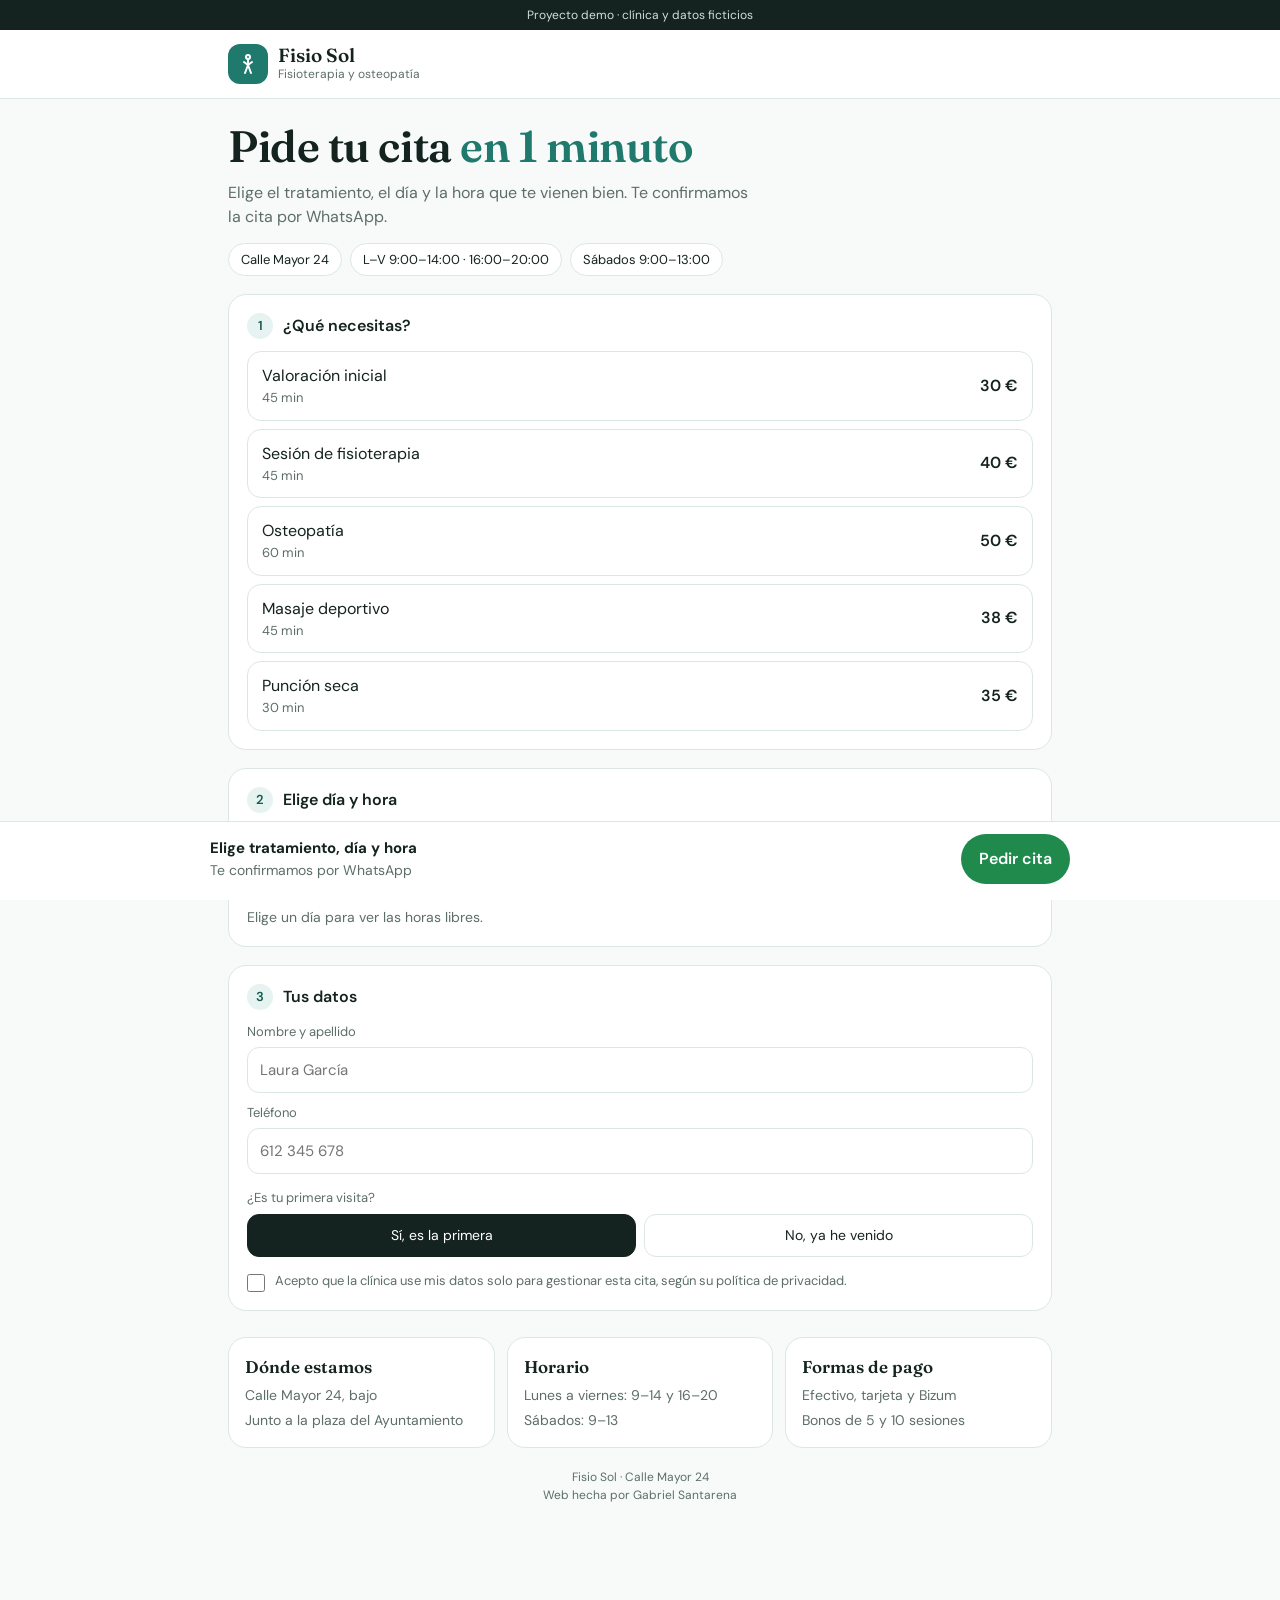
<file: clinica/index.html>
<!DOCTYPE html>
<html lang="es">
<head>
<meta charset="UTF-8">
<meta name="viewport" content="width=device-width, initial-scale=1">
<title>Fisio Sol — Pide tu cita</title>
<link rel="preconnect" href="https://fonts.googleapis.com">
<link rel="preconnect" href="https://fonts.gstatic.com" crossorigin>
<link href="https://fonts.googleapis.com/css2?family=Fraunces:opsz,wght@9..144,500;9..144,600&family=DM+Sans:wght@400;500;600&display=swap" rel="stylesheet">
<style>
  :root{--brand:#1f7a6d;--brand-dark:#135a50;--soft:#e6f3f0;--bg:#f7faf9;--ink:#14231f;--muted:#5d6e69;--line:#dbe7e3;--wa:#1f8a4c}
  *{box-sizing:border-box;margin:0;padding:0}
  body{font-family:'DM Sans',system-ui,sans-serif;background:var(--bg);color:var(--ink);line-height:1.5;-webkit-font-smoothing:antialiased}
  button{font:inherit;color:inherit;background:none;border:none;cursor:pointer}
  .demo-bar{background:var(--ink);color:#cfe1dc;font-size:12px;text-align:center;padding:6px 12px}
  header{background:#fff;border-bottom:1px solid var(--line)}
  .nav{max-width:860px;margin:0 auto;display:flex;align-items:center;gap:10px;padding:14px 18px}
  .mark{width:40px;height:40px;border-radius:12px;background:var(--brand);display:grid;place-items:center}
  .mark svg{width:24px;height:24px}
  .name{font-family:'Fraunces',serif;font-weight:600;font-size:19px;line-height:1.1}
  .sub{font-size:12px;color:var(--muted)}
  .wrap{max-width:860px;margin:0 auto;padding:24px 18px 120px}
  .hero h1{font-family:'Fraunces',serif;font-weight:600;font-size:clamp(30px,6.5vw,44px);line-height:1.08;letter-spacing:-.01em}
  .hero h1 em{font-style:normal;color:var(--brand)}
  .hero p{color:var(--muted);margin:10px 0 0;max-width:520px}
  .facts{display:flex;gap:8px;flex-wrap:wrap;margin-top:14px}
  .fact{background:#fff;border:1px solid var(--line);border-radius:999px;padding:6px 12px;font-size:13px}
  .step{background:#fff;border:1px solid var(--line);border-radius:18px;padding:18px;margin-top:18px}
  .step h2{font-size:16px;font-weight:600;display:flex;align-items:center;gap:10px;margin-bottom:12px}
  .num{width:26px;height:26px;border-radius:50%;background:var(--soft);color:var(--brand-dark);display:grid;place-items:center;font-size:13px;font-weight:600;flex:0 0 auto}
  .svc{display:grid;gap:8px}
  .svc button{display:flex;justify-content:space-between;align-items:center;gap:10px;text-align:left;border:1px solid var(--line);border-radius:14px;padding:12px 14px;transition:all .15s}
  .svc button small{display:block;color:var(--muted);font-size:13px}
  .svc button .p{font-weight:600;white-space:nowrap}
  .svc button.on{border-color:var(--brand);background:var(--soft)}
  .days{display:flex;gap:8px;overflow-x:auto;padding-bottom:4px;scrollbar-width:none}
  .days::-webkit-scrollbar{display:none}
  .day{flex:0 0 64px;border:1px solid var(--line);border-radius:14px;padding:8px 0;text-align:center}
  .day small{display:block;font-size:11px;color:var(--muted);text-transform:uppercase;letter-spacing:.06em}
  .day b{font-size:20px;font-weight:600}
  .day.on{background:var(--brand);border-color:var(--brand);color:#fff}
  .day.on small{color:#d7efe9}
  .slots{display:grid;grid-template-columns:repeat(4,1fr);gap:8px;margin-top:14px}
  .slot{border:1px solid var(--line);border-radius:10px;padding:9px 0;font-size:14px;text-align:center}
  .slot.on{background:var(--brand);border-color:var(--brand);color:#fff}
  .slot:disabled{color:#b3c2be;text-decoration:line-through;background:#f2f6f5;cursor:not-allowed}
  .label{font-size:13px;color:var(--muted);margin:14px 0 6px}
  .field input,.field textarea{width:100%;border:1px solid var(--line);border-radius:12px;padding:11px 12px;font:inherit;font-size:15px;background:#fff}
  .field{margin-top:10px}
  .field label{display:block;font-size:13px;color:var(--muted);margin-bottom:5px}
  .seg{display:grid;grid-template-columns:1fr 1fr;gap:8px}
  .seg button{border:1px solid var(--line);border-radius:12px;padding:10px;font-size:14px}
  .seg button.on{background:var(--ink);border-color:var(--ink);color:#fff}
  .check{display:flex;gap:10px;align-items:flex-start;font-size:13px;color:var(--muted);margin-top:14px}
  .check input{margin-top:3px;width:18px;height:18px;accent-color:var(--brand)}
  .summary{position:fixed;left:0;right:0;bottom:0;background:#fff;border-top:1px solid var(--line);padding:12px 18px 16px;z-index:20}
  .summary .in{max-width:860px;margin:0 auto;display:flex;gap:12px;align-items:center;justify-content:space-between}
  .summary .txt{font-size:14px;color:var(--muted);min-width:0}
  .summary .txt b{color:var(--ink);display:block;font-size:15px;white-space:nowrap;overflow:hidden;text-overflow:ellipsis}
  .btn-wa{background:var(--wa);color:#fff;border-radius:999px;padding:13px 18px;font-weight:600;white-space:nowrap;flex:0 0 auto}
  .err{color:#b42318;font-size:13px;margin-top:10px;display:none}
  .info{display:grid;gap:12px;margin-top:26px}
  .box{background:#fff;border:1px solid var(--line);border-radius:18px;padding:16px}
  .box h3{font-family:'Fraunces',serif;font-weight:600;font-size:17px;margin-bottom:6px}
  .box ul{list-style:none;color:var(--muted);font-size:14px;display:grid;gap:4px}
  footer{text-align:center;color:var(--muted);font-size:12px;padding:20px 0 0}
  .overlay{position:fixed;inset:0;background:rgba(20,35,31,.45);z-index:40;display:none}
  .overlay.show{display:block}
  .modal{position:fixed;left:50%;top:50%;transform:translate(-50%,-50%);width:min(92vw,420px);background:#fff;border-radius:20px;z-index:50;padding:20px;display:none}
  .modal.show{display:block}
  .modal h3{font-family:'Fraunces',serif;font-weight:600;font-size:21px;margin-bottom:6px}
  .modal p{font-size:14px;color:var(--muted);margin-bottom:12px}
  .bubble{background:#dcf8c6;border-radius:12px 12px 2px 12px;padding:12px 14px;font-size:14px;white-space:pre-wrap;margin-bottom:14px;max-height:45vh;overflow:auto}
  .mrow{display:flex;gap:8px}
  .mrow button{flex:1;border-radius:999px;padding:12px;font-weight:500}
  .ghost{border:1px solid var(--line)}
  .dark{background:var(--ink);color:#fff}
  @media(min-width:720px){.info{grid-template-columns:repeat(3,1fr)}.slots{grid-template-columns:repeat(6,1fr)}}
</style>
</head>
<body>
<div class="demo-bar">Proyecto demo · clínica y datos ficticios</div>
<header><div class="nav">
  <div class="mark"><svg viewBox="0 0 24 24" fill="none" stroke="#fff" stroke-width="2" stroke-linecap="round" stroke-linejoin="round"><circle cx="12" cy="5" r="2"/><path d="M12 7v6M8 10l4 3 4-3M9 21l3-8 3 8"/></svg></div>
  <div><div class="name">Fisio Sol</div><div class="sub">Fisioterapia y osteopatía</div></div>
</div></header>

<main class="wrap">
  <section class="hero">
    <h1>Pide tu cita <em>en 1 minuto</em></h1>
    <p>Elige el tratamiento, el día y la hora que te vienen bien. Te confirmamos la cita por WhatsApp.</p>
    <div class="facts"><span class="fact">Calle Mayor 24</span><span class="fact">L–V 9:00–14:00 · 16:00–20:00</span><span class="fact">Sábados 9:00–13:00</span></div>
  </section>

  <section class="step">
    <h2><span class="num">1</span>¿Qué necesitas?</h2>
    <div class="svc" id="svc"></div>
  </section>

  <section class="step">
    <h2><span class="num">2</span>Elige día y hora</h2>
    <div class="days" id="days"></div>
    <div class="slots" id="slots"></div>
  </section>

  <section class="step">
    <h2><span class="num">3</span>Tus datos</h2>
    <div class="field"><label for="nombre">Nombre y apellido</label><input id="nombre" placeholder="Laura García" autocomplete="name"></div>
    <div class="field"><label for="tel">Teléfono</label><input id="tel" placeholder="612 345 678" inputmode="tel" autocomplete="tel"></div>
    <div class="label">¿Es tu primera visita?</div>
    <div class="seg" id="primera"><button class="on" data-v="Sí">Sí, es la primera</button><button data-v="No">No, ya he venido</button></div>
    <label class="check"><input type="checkbox" id="rgpd"> Acepto que la clínica use mis datos solo para gestionar esta cita, según su política de privacidad.</label>
    <div class="err" id="err"></div>
  </section>

  <div class="info">
    <div class="box"><h3>Dónde estamos</h3><ul><li>Calle Mayor 24, bajo</li><li>Junto a la plaza del Ayuntamiento</li></ul></div>
    <div class="box"><h3>Horario</h3><ul><li>Lunes a viernes: 9–14 y 16–20</li><li>Sábados: 9–13</li></ul></div>
    <div class="box"><h3>Formas de pago</h3><ul><li>Efectivo, tarjeta y Bizum</li><li>Bonos de 5 y 10 sesiones</li></ul></div>
  </div>
  <footer>Fisio Sol · Calle Mayor 24<br>Web hecha por Gabriel Santarena</footer>
</main>

<div class="summary"><div class="in">
  <div class="txt" id="sumTxt"><b>Elige tratamiento, día y hora</b>Te confirmamos por WhatsApp</div>
  <button class="btn-wa" onclick="enviar()">Pedir cita</button>
</div></div>

<div class="overlay" id="overlay" onclick="cerrar()"></div>
<div class="modal" id="modal" role="dialog" aria-labelledby="mt">
  <h3 id="mt">Así le llega la cita a la clínica</h3>
  <p>En la versión final este botón abre el WhatsApp de la clínica con la solicitud ya escrita.</p>
  <div class="bubble" id="bubble"></div>
  <div class="mrow"><button class="ghost" onclick="cerrar()">Cerrar</button><button class="dark" onclick="copiar()">Copiar mensaje</button></div>
</div>

<script>
/* ===== CONFIGURACIÓN ===== */
const CONFIG = { whatsapp: "", clinica: "Fisio Sol" };
const SERVICIOS = [
  {id:1, nombre:"Valoración inicial",      min:45, precio:30},
  {id:2, nombre:"Sesión de fisioterapia",  min:45, precio:40},
  {id:3, nombre:"Osteopatía",              min:60, precio:50},
  {id:4, nombre:"Masaje deportivo",        min:45, precio:38},
  {id:5, nombre:"Punción seca",            min:30, precio:35}
];
const HORAS = ["9:00","9:45","10:30","11:15","12:00","12:45","16:00","16:45","17:30","18:15","19:00"];
const HORAS_SAB = ["9:00","9:45","10:30","11:15","12:00"];

const eur = n => n.toLocaleString("es-ES") + " €";
const DIAS = ["dom","lun","mar","mié","jue","vie","sáb"];
const MESES = ["enero","febrero","marzo","abril","mayo","junio","julio","agosto","septiembre","octubre","noviembre","diciembre"];
let sel = {svc:null, dia:null, hora:null, primera:"Sí"};

const dias = [];
for(let i=1; dias.length<10; i++){ const d=new Date(); d.setHours(0,0,0,0); d.setDate(d.getDate()+i); if(d.getDay()!==0) dias.push(d); }
const ocupado = (d,h) => ((d.getDate()*7 + h.length*3 + parseInt(h)) % 4) === 0;

function render(){
  document.getElementById("svc").innerHTML = SERVICIOS.map(s=>`<button class="${sel.svc===s.id?'on':''}" onclick="pickSvc(${s.id})"><span>${s.nombre}<small>${s.min} min</small></span><span class="p">${eur(s.precio)}</span></button>`).join("");
  document.getElementById("days").innerHTML = dias.map((d,i)=>`<button class="day ${sel.dia===i?'on':''}" onclick="pickDia(${i})"><small>${DIAS[d.getDay()]}</small><b>${d.getDate()}</b></button>`).join("");
  const d = sel.dia===null ? null : dias[sel.dia];
  const hs = d ? (d.getDay()===6 ? HORAS_SAB : HORAS) : [];
  document.getElementById("slots").innerHTML = d ? hs.map(h=>{ const occ=ocupado(d,h); return `<button class="slot ${sel.hora===h?'on':''}" ${occ?'disabled aria-label="'+h+' ocupado"':''} onclick="pickHora('${h}')">${h}</button>`; }).join("") : `<div style="grid-column:1/-1;color:var(--muted);font-size:14px">Elige un día para ver las horas libres.</div>`;
  const s = SERVICIOS.find(x=>x.id===sel.svc);
  const partes = [s&&s.nombre, d&&`${DIAS[d.getDay()]} ${d.getDate()}`, sel.hora].filter(Boolean);
  document.getElementById("sumTxt").innerHTML = partes.length ? `<b>${partes.join(" · ")}</b>${s?eur(s.precio):""}` : `<b>Elige tratamiento, día y hora</b>Te confirmamos por WhatsApp`;
}
function pickSvc(id){ sel.svc=id; render(); }
function pickDia(i){ sel.dia=i; sel.hora=null; render(); }
function pickHora(h){ sel.hora=h; render(); }
document.getElementById("primera").addEventListener("click", e=>{ const b=e.target.closest("button"); if(!b) return; sel.primera=b.dataset.v; [...e.currentTarget.children].forEach(x=>x.classList.toggle("on",x===b)); });

function msg(){
  const s=SERVICIOS.find(x=>x.id===sel.svc), d=dias[sel.dia];
  return `¡Hola ${CONFIG.clinica}! Quería pedir una cita:\n• Tratamiento: ${s.nombre} (${s.min} min)\n• Día: ${DIAS[d.getDay()]} ${d.getDate()} de ${MESES[d.getMonth()]}\n• Hora: ${sel.hora}\n\nNombre: ${document.getElementById("nombre").value.trim()}\nTeléfono: ${document.getElementById("tel").value.trim()}\nPrimera visita: ${sel.primera}\n\n(Solicitud enviada desde la web)`;
}
function enviar(){
  const err=document.getElementById("err");
  const fail=(t,id)=>{ err.textContent=t; err.style.display="block"; if(id) document.getElementById(id).focus(); err.scrollIntoView({behavior:"smooth",block:"center"}); };
  if(!sel.svc) return fail("Elige un tratamiento.");
  if(sel.dia===null || !sel.hora) return fail("Elige el día y la hora.");
  if(!document.getElementById("nombre").value.trim()) return fail("Escribe tu nombre.","nombre");
  if(document.getElementById("tel").value.replace(/\D/g,"").length<9) return fail("Escribe un teléfono válido.","tel");
  if(!document.getElementById("rgpd").checked) return fail("Acepta la política de privacidad para continuar.");
  err.style.display="none";
  const m=msg();
  if(CONFIG.whatsapp){ window.location.href=`https://wa.me/${CONFIG.whatsapp}?text=${encodeURIComponent(m)}`; return; }
  document.getElementById("bubble").textContent=m;
  document.getElementById("overlay").classList.add("show"); document.getElementById("modal").classList.add("show");
}
function cerrar(){ document.getElementById("overlay").classList.remove("show"); document.getElementById("modal").classList.remove("show"); }
async function copiar(){ try{ await navigator.clipboard.writeText(msg()); }catch(e){} }
["nombre","tel"].forEach(id=>document.getElementById(id).addEventListener("input",()=>document.getElementById("err").style.display="none"));
document.getElementById("rgpd").addEventListener("change",()=>document.getElementById("err").style.display="none");
render();
</script>
</body>
</html>
</file>
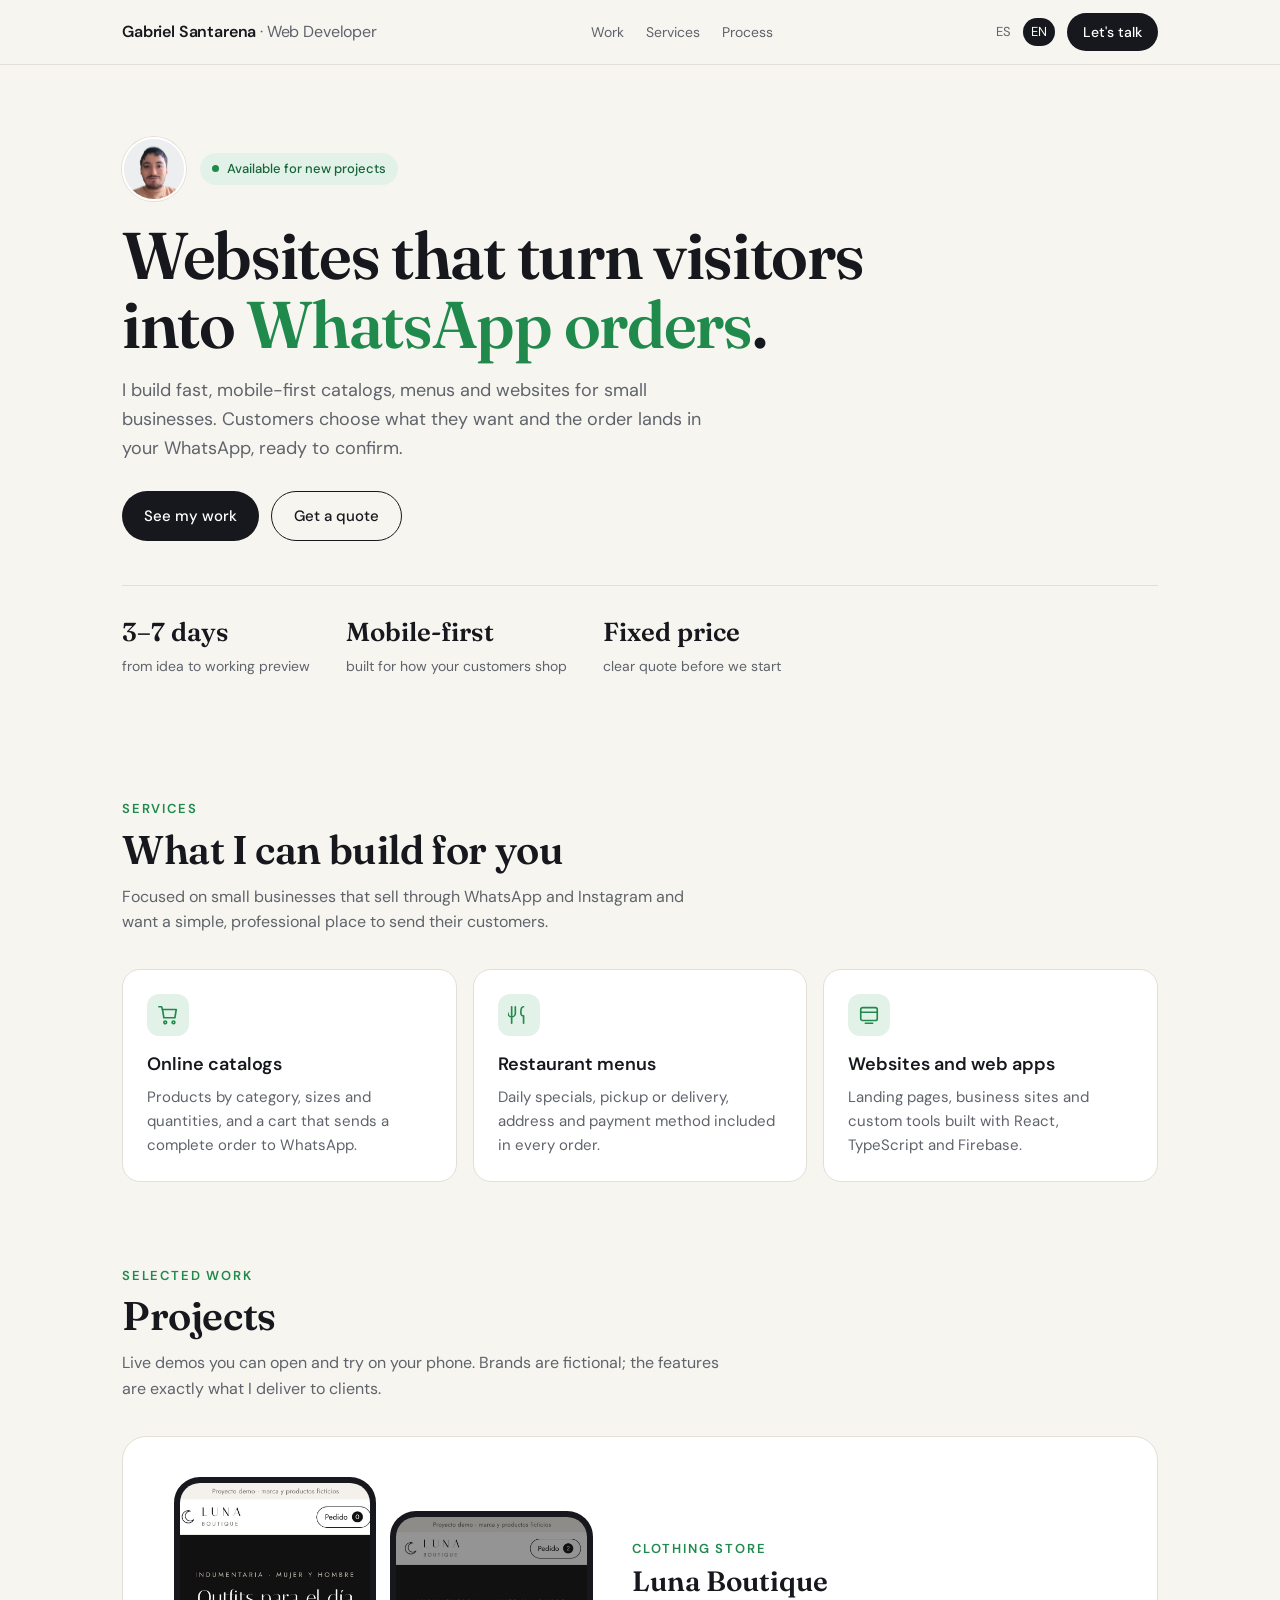
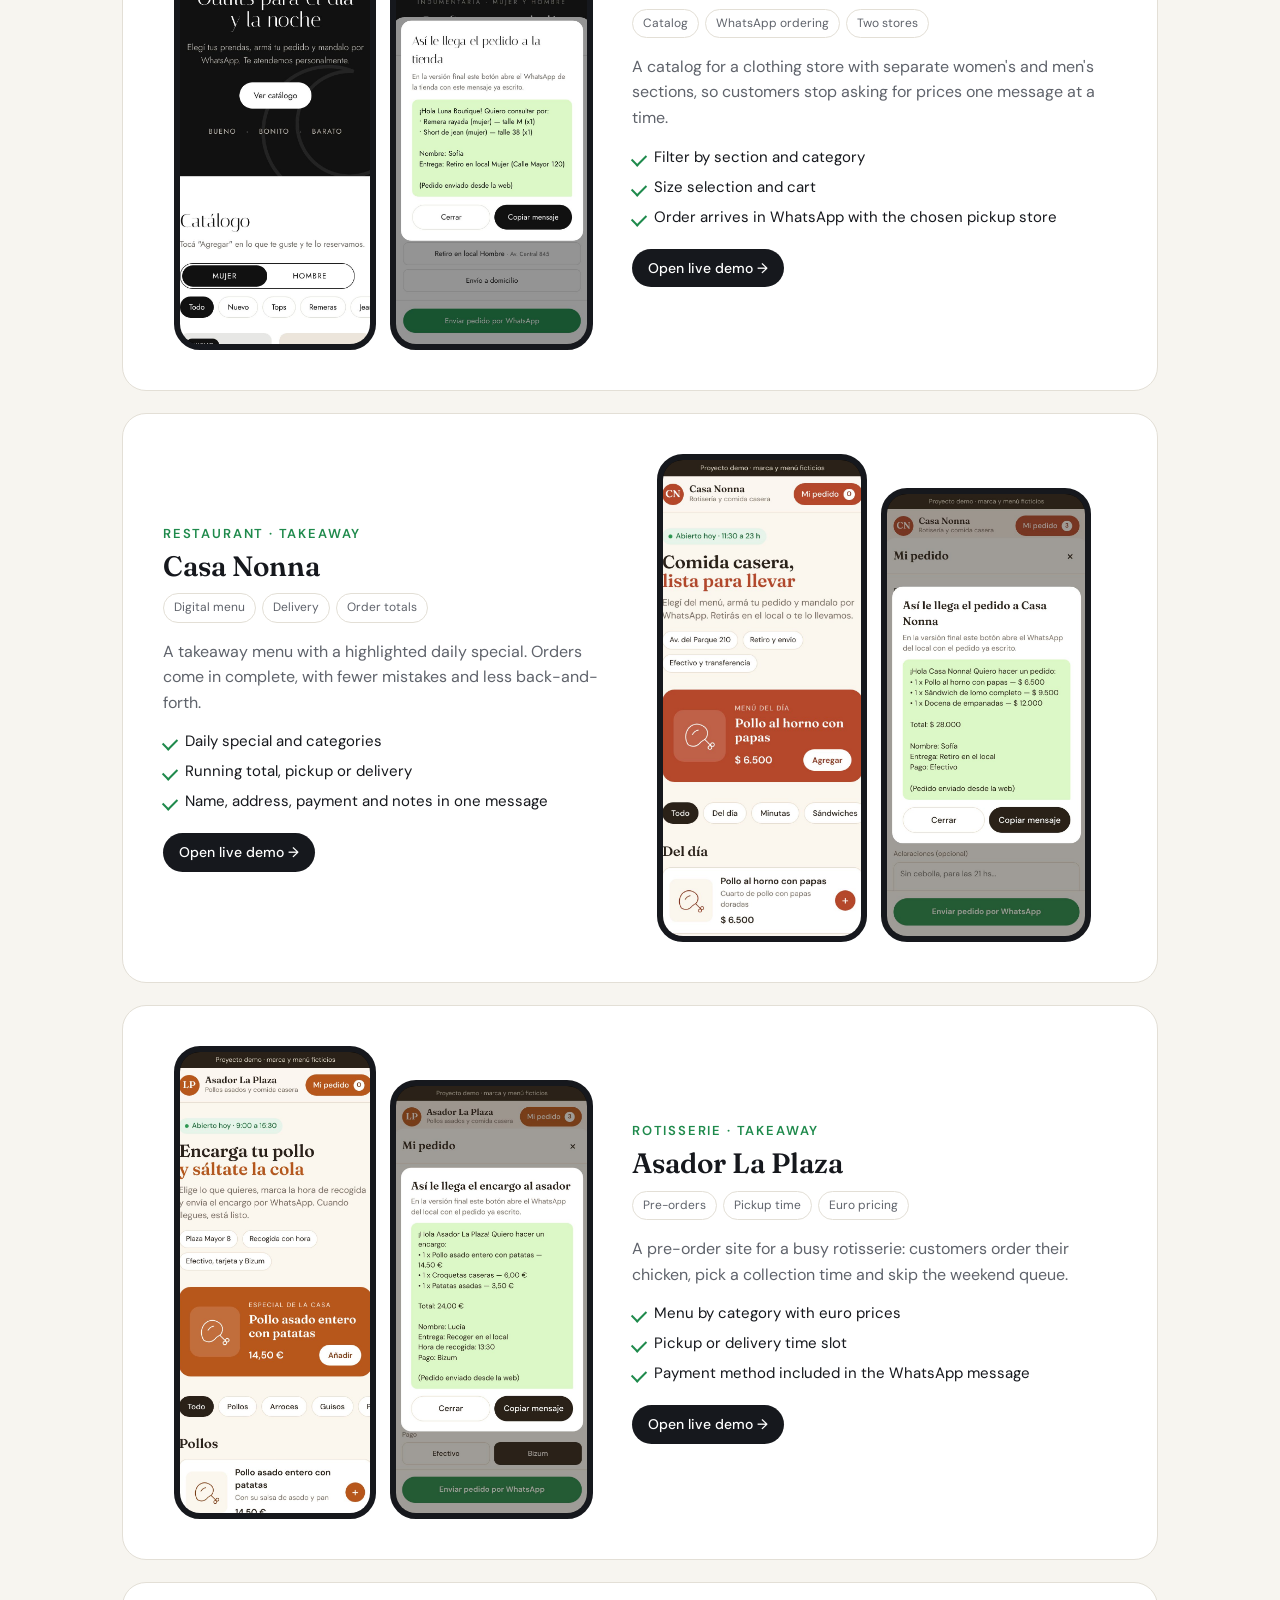
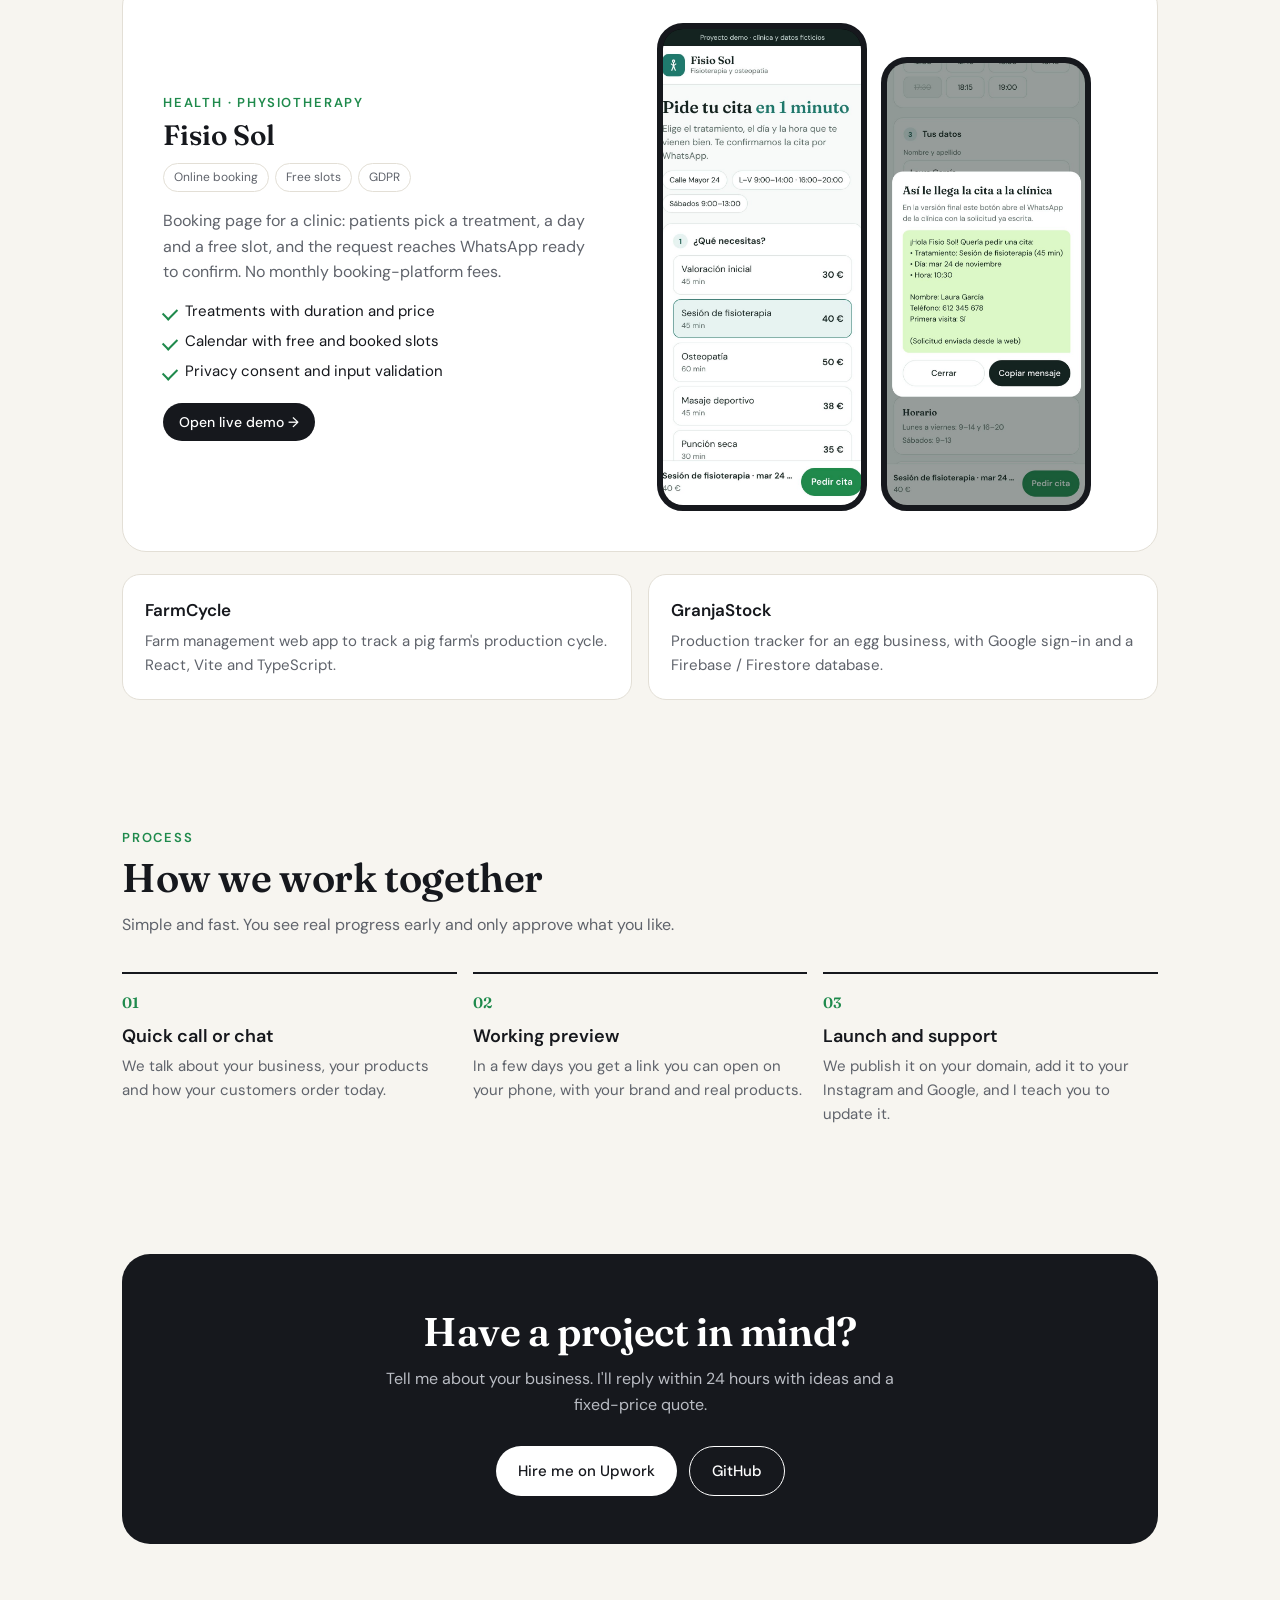
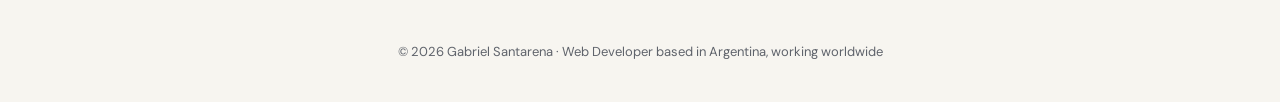
<file: en/index.html>
<!DOCTYPE html>
<html lang="en">
<head>
<meta charset="UTF-8">
<meta name="viewport" content="width=device-width, initial-scale=1">
<title>Gabriel Santarena — Web Developer</title>
<meta name="description" content="Websites, online catalogs and WhatsApp ordering for small businesses.">
<link rel="preconnect" href="https://fonts.googleapis.com">
<link rel="preconnect" href="https://fonts.gstatic.com" crossorigin>
<link href="https://fonts.googleapis.com/css2?family=Fraunces:opsz,wght@9..144,500;9..144,600&family=DM+Sans:wght@400;500;600&display=swap" rel="stylesheet">
<style>
  :root{--bg:#f7f5f0;--ink:#16181d;--muted:#5f636b;--line:#e3dfd6;--accent:#1f8a4c;--accent-soft:#e3f2e8;--card:#ffffff}
  *{box-sizing:border-box;margin:0;padding:0}
  html{scroll-behavior:smooth}
  body{font-family:'DM Sans',system-ui,sans-serif;background:var(--bg);color:var(--ink);line-height:1.6;-webkit-font-smoothing:antialiased}
  a{color:inherit}
  .wrap{max-width:1080px;margin:0 auto;padding:0 22px}
  .serif{font-family:'Fraunces',Georgia,serif}

  nav{position:sticky;top:0;z-index:10;background:rgba(247,245,240,.92);backdrop-filter:blur(8px);border-bottom:1px solid var(--line)}
  nav .wrap{display:flex;align-items:center;justify-content:space-between;height:64px}
  .me{font-weight:600;letter-spacing:-.01em}
  .me span{color:var(--muted);font-weight:400}
  .navlinks{display:flex;gap:22px;font-size:14px}
  .navlinks a{text-decoration:none;color:var(--muted)}
  .navlinks a:hover{color:var(--ink)}
  .btn{display:inline-flex;align-items:center;gap:8px;border-radius:999px;padding:12px 22px;font-weight:500;font-size:15px;text-decoration:none;transition:transform .15s}
  .btn:active{transform:scale(.98)}
  .btn-primary{background:var(--ink);color:#fff}
  .btn-ghost{border:1px solid var(--ink)}
  .btn-sm{padding:8px 16px;font-size:14px}

  header.hero{padding:72px 0 56px}
  .badge{display:inline-flex;align-items:center;gap:8px;background:var(--accent-soft);color:#16653a;border-radius:999px;padding:6px 12px;font-size:13px;font-weight:500}
  .badge::before{content:"";width:7px;height:7px;border-radius:50%;background:var(--accent)}
  h1{font-family:'Fraunces',serif;font-weight:600;font-size:clamp(38px,6.4vw,66px);line-height:1.04;letter-spacing:-.02em;margin:20px 0 18px;max-width:820px}
  h1 em{font-style:normal;color:var(--accent)}
  .lead{font-size:18px;color:var(--muted);max-width:620px}
  .cta{display:flex;gap:12px;flex-wrap:wrap;margin-top:28px}
  .stats{display:flex;gap:36px;flex-wrap:wrap;margin-top:44px;padding-top:26px;border-top:1px solid var(--line)}
  .stat b{display:block;font-family:'Fraunces',serif;font-size:26px;font-weight:600}
  .stat span{font-size:14px;color:var(--muted)}

  section{padding:64px 0}
  .eyebrow{font-size:13px;letter-spacing:.14em;text-transform:uppercase;color:var(--accent);font-weight:600}
  h2{font-family:'Fraunces',serif;font-weight:600;font-size:clamp(28px,4vw,40px);letter-spacing:-.01em;line-height:1.1;margin:8px 0 12px}
  .sub{color:var(--muted);max-width:600px;margin-bottom:34px}

  .services{display:grid;gap:16px}
  .svc{background:var(--card);border:1px solid var(--line);border-radius:18px;padding:24px}
  .svc .ico{width:42px;height:42px;border-radius:12px;background:var(--accent-soft);display:grid;place-items:center;margin-bottom:14px}
  .svc .ico svg{width:22px;height:22px}
  .svc h3{font-size:18px;font-weight:600;margin-bottom:6px}
  .svc p{color:var(--muted);font-size:15px}

  .project{display:grid;gap:28px;align-items:center;background:var(--card);border:1px solid var(--line);border-radius:24px;padding:28px;margin-bottom:22px}
  .phones{display:flex;gap:14px;justify-content:center}
  .phone{width:46%;max-width:210px;border-radius:26px;border:6px solid var(--ink);overflow:hidden;background:#000;aspect-ratio:390/844}
  .phone img{width:100%;height:100%;object-fit:cover;object-position:top;display:block}
  .phone:nth-child(2){margin-top:34px}
  .tags{display:flex;gap:6px;flex-wrap:wrap;margin:12px 0 16px}
  .tag{font-size:12px;border:1px solid var(--line);border-radius:999px;padding:4px 10px;color:var(--muted)}
  .project h3{font-family:'Fraunces',serif;font-size:28px;font-weight:600;line-height:1.1}
  .project p{color:var(--muted)}
  .project ul{list-style:none;margin:14px 0 20px;display:grid;gap:6px;font-size:15px}
  .project li{padding-left:22px;position:relative}
  .project li::before{content:"";position:absolute;left:0;top:9px;width:12px;height:7px;border-left:2px solid var(--accent);border-bottom:2px solid var(--accent);transform:rotate(-45deg)}

  .apps{display:grid;gap:16px}
  .app{background:var(--card);border:1px solid var(--line);border-radius:18px;padding:22px}
  .app h3{font-size:17px;font-weight:600}
  .app p{font-size:15px;color:var(--muted);margin-top:4px}

  .steps{display:grid;gap:16px;counter-reset:s}
  .step{border-top:2px solid var(--ink);padding-top:16px}
  .step::before{counter-increment:s;content:"0" counter(s);font-family:'Fraunces',serif;font-size:15px;color:var(--accent);font-weight:600}
  .step h3{font-size:18px;font-weight:600;margin:6px 0 4px}
  .step p{color:var(--muted);font-size:15px}

  .contact{background:var(--ink);color:#fff;border-radius:28px;padding:48px 28px;text-align:center}
  .contact h2{color:#fff}
  .contact p{color:#b9bcc3;max-width:520px;margin:0 auto 26px}
  .contact .btn-primary{background:#fff;color:var(--ink)}
  .contact .btn-ghost{border-color:#fff;color:#fff}
  .contact .cta{justify-content:center}
  footer{text-align:center;color:var(--muted);font-size:13px;padding:34px 0 40px}

  @media (min-width:760px){
    .services{grid-template-columns:repeat(3,1fr)}
    .project{grid-template-columns:1fr 1.1fr;padding:40px}
    .project.flip .phones{order:2}
    .apps{grid-template-columns:repeat(2,1fr)}
    .steps{grid-template-columns:repeat(3,1fr)}
  }
  @media (max-width:600px){ .navlinks{display:none} }
.lang{display:flex;gap:4px;font-size:13px;margin-right:12px}.lang a{text-decoration:none;color:var(--muted);padding:4px 8px;border-radius:999px}.lang a.on{background:var(--ink);color:#fff}
</style>
</head>
<body>

<nav><div class="wrap">
  <div class="me">Gabriel Santarena <span>· Web Developer</span></div>
  <div class="navlinks"><a href="#work">Work</a><a href="#services">Services</a><a href="#process">Process</a></div>
  <div style="display:flex;align-items:center"><div class="lang"><a href="../">ES</a><a class="on" href="./">EN</a></div><a class="btn btn-primary btn-sm" href="#contact">Let's talk</a></div>
</div></nav>

<header class="hero"><div class="wrap">
  <div style="display:flex;align-items:center;gap:14px"><img src="../img/gabriel.jpg" alt="Gabriel Santarena" style="width:64px;height:64px;border-radius:50%;object-fit:cover;border:2px solid #fff;box-shadow:0 0 0 1px var(--line)"><span class="badge">Available for new projects</span></div>
  <h1>Websites that turn visitors into <em>WhatsApp orders</em>.</h1>
  <p class="lead">I build fast, mobile-first catalogs, menus and websites for small businesses. Customers choose what they want and the order lands in your WhatsApp, ready to confirm.</p>
  <div class="cta"><a class="btn btn-primary" href="#work">See my work</a><a class="btn btn-ghost" href="#contact">Get a quote</a></div>
  <div class="stats">
    <div class="stat"><b>3–7 days</b><span>from idea to working preview</span></div>
    <div class="stat"><b>Mobile-first</b><span>built for how your customers shop</span></div>
    <div class="stat"><b>Fixed price</b><span>clear quote before we start</span></div>
  </div>
</div></header>

<section id="services"><div class="wrap">
  <div class="eyebrow">Services</div>
  <h2>What I can build for you</h2>
  <p class="sub">Focused on small businesses that sell through WhatsApp and Instagram and want a simple, professional place to send their customers.</p>
  <div class="services">
    <div class="svc">
      <div class="ico"><svg viewBox="0 0 24 24" fill="none" stroke="#1f8a4c" stroke-width="1.8" stroke-linecap="round" stroke-linejoin="round"><path d="M6 6h15l-1.5 9h-12z"/><path d="M6 6 5 3H2"/><circle cx="9" cy="20" r="1.5"/><circle cx="18" cy="20" r="1.5"/></svg></div>
      <h3>Online catalogs</h3>
      <p>Products by category, sizes and quantities, and a cart that sends a complete order to WhatsApp.</p>
    </div>
    <div class="svc">
      <div class="ico"><svg viewBox="0 0 24 24" fill="none" stroke="#1f8a4c" stroke-width="1.8" stroke-linecap="round" stroke-linejoin="round"><path d="M4 3v18M8 3v7a4 4 0 0 1-8 0"/><path d="M17 3c-2 0-3 3-3 6s1 4 3 4v8"/></svg></div>
      <h3>Restaurant menus</h3>
      <p>Daily specials, pickup or delivery, address and payment method included in every order.</p>
    </div>
    <div class="svc">
      <div class="ico"><svg viewBox="0 0 24 24" fill="none" stroke="#1f8a4c" stroke-width="1.8" stroke-linecap="round" stroke-linejoin="round"><rect x="3" y="4" width="18" height="14" rx="2"/><path d="M3 9h18M8 21h8"/></svg></div>
      <h3>Websites and web apps</h3>
      <p>Landing pages, business sites and custom tools built with React, TypeScript and Firebase.</p>
    </div>
  </div>
</div></section>

<section id="work" style="padding-top:20px"><div class="wrap">
  <div class="eyebrow">Selected work</div>
  <h2>Projects</h2>
  <p class="sub">Live demos you can open and try on your phone. Brands are fictional; the features are exactly what I deliver to clients.</p>

  <article class="project">
    <div class="phones">
      <div class="phone"><img src="../img/luna-boutique-home.jpg" alt="Luna Boutique catalog home screen" loading="lazy"></div>
      <div class="phone"><img src="../img/luna-boutique-order.jpg" alt="Luna Boutique order sent to WhatsApp" loading="lazy"></div>
    </div>
    <div>
      <div class="eyebrow">Clothing store</div>
      <h3 style="margin-top:6px">Luna Boutique</h3>
      <div class="tags"><span class="tag">Catalog</span><span class="tag">WhatsApp ordering</span><span class="tag">Two stores</span></div>
      <p>A catalog for a clothing store with separate women's and men's sections, so customers stop asking for prices one message at a time.</p>
      <ul><li>Filter by section and category</li><li>Size selection and cart</li><li>Order arrives in WhatsApp with the chosen pickup store</li></ul>
      <a class="btn btn-primary btn-sm" href="../luna-boutique/index.html">Open live demo →</a>
    </div>
  </article>

  <article class="project flip">
    <div class="phones">
      <div class="phone"><img src="../img/casa-nonna-home.jpg" alt="Casa Nonna menu home screen" loading="lazy"></div>
      <div class="phone"><img src="../img/casa-nonna-order.jpg" alt="Casa Nonna order sent to WhatsApp" loading="lazy"></div>
    </div>
    <div>
      <div class="eyebrow">Restaurant · Takeaway</div>
      <h3 style="margin-top:6px">Casa Nonna</h3>
      <div class="tags"><span class="tag">Digital menu</span><span class="tag">Delivery</span><span class="tag">Order totals</span></div>
      <p>A takeaway menu with a highlighted daily special. Orders come in complete, with fewer mistakes and less back-and-forth.</p>
      <ul><li>Daily special and categories</li><li>Running total, pickup or delivery</li><li>Name, address, payment and notes in one message</li></ul>
      <a class="btn btn-primary btn-sm" href="../casa-nonna/index.html">Open live demo →</a>
    </div>
  </article>
  <article class="project">
    <div class="phones">
      <div class="phone"><img src="../img/asador-home.jpg" alt="Asador La Plaza home screen" loading="lazy"></div>
      <div class="phone"><img src="../img/asador-order.jpg" alt="Asador La Plaza pre-order sent to WhatsApp" loading="lazy"></div>
    </div>
    <div>
      <div class="eyebrow">Rotisserie · Takeaway</div>
      <h3 style="margin-top:6px">Asador La Plaza</h3>
      <div class="tags"><span class="tag">Pre-orders</span><span class="tag">Pickup time</span><span class="tag">Euro pricing</span></div>
      <p>A pre-order site for a busy rotisserie: customers order their chicken, pick a collection time and skip the weekend queue.</p>
      <ul><li>Menu by category with euro prices</li><li>Pickup or delivery time slot</li><li>Payment method included in the WhatsApp message</li></ul>
      <a class="btn btn-primary btn-sm" href="../asador/index.html">Open live demo →</a>
    </div>
  </article>
  <article class="project flip">
    <div class="phones">
      <div class="phone"><img src="../img/clinica-home.jpg" alt="Fisio Sol booking page" loading="lazy"></div>
      <div class="phone"><img src="../img/clinica-order.jpg" alt="Appointment request sent to WhatsApp" loading="lazy"></div>
    </div>
    <div>
      <div class="eyebrow">Health · Physiotherapy</div>
      <h3 style="margin-top:6px">Fisio Sol</h3>
      <div class="tags"><span class="tag">Online booking</span><span class="tag">Free slots</span><span class="tag">GDPR</span></div>
      <p>Booking page for a clinic: patients pick a treatment, a day and a free slot, and the request reaches WhatsApp ready to confirm. No monthly booking-platform fees.</p>
      <ul><li>Treatments with duration and price</li><li>Calendar with free and booked slots</li><li>Privacy consent and input validation</li></ul>
      <a class="btn btn-primary btn-sm" href="../clinica/index.html">Open live demo →</a>
    </div>
  </article>



  <div class="apps">
    <div class="app"><h3>FarmCycle</h3><p>Farm management web app to track a pig farm's production cycle. React, Vite and TypeScript.</p></div>
    <div class="app"><h3>GranjaStock</h3><p>Production tracker for an egg business, with Google sign-in and a Firebase / Firestore database.</p></div>
  </div>
</div></section>

<section id="process"><div class="wrap">
  <div class="eyebrow">Process</div>
  <h2>How we work together</h2>
  <p class="sub">Simple and fast. You see real progress early and only approve what you like.</p>
  <div class="steps">
    <div class="step"><h3>Quick call or chat</h3><p>We talk about your business, your products and how your customers order today.</p></div>
    <div class="step"><h3>Working preview</h3><p>In a few days you get a link you can open on your phone, with your brand and real products.</p></div>
    <div class="step"><h3>Launch and support</h3><p>We publish it on your domain, add it to your Instagram and Google, and I teach you to update it.</p></div>
  </div>
</div></section>

<section id="contact"><div class="wrap">
  <div class="contact">
    <h2>Have a project in mind?</h2>
    <p>Tell me about your business. I'll reply within 24 hours with ideas and a fixed-price quote.</p>
    <div class="cta">
      <a class="btn btn-primary" id="upworkBtn" href="https://www.upwork.com/freelancers/~01aea6a0e0e36f9bb1" target="_blank" rel="noopener">Hire me on Upwork</a>
      <a class="btn btn-ghost" href="https://github.com/GabrielSantarena" target="_blank" rel="noopener">GitHub</a>
    </div>
  </div>
</div></section>

<footer>© 2026 Gabriel Santarena · Web Developer based in Argentina, working worldwide</footer>
</body>
</html>
</file>
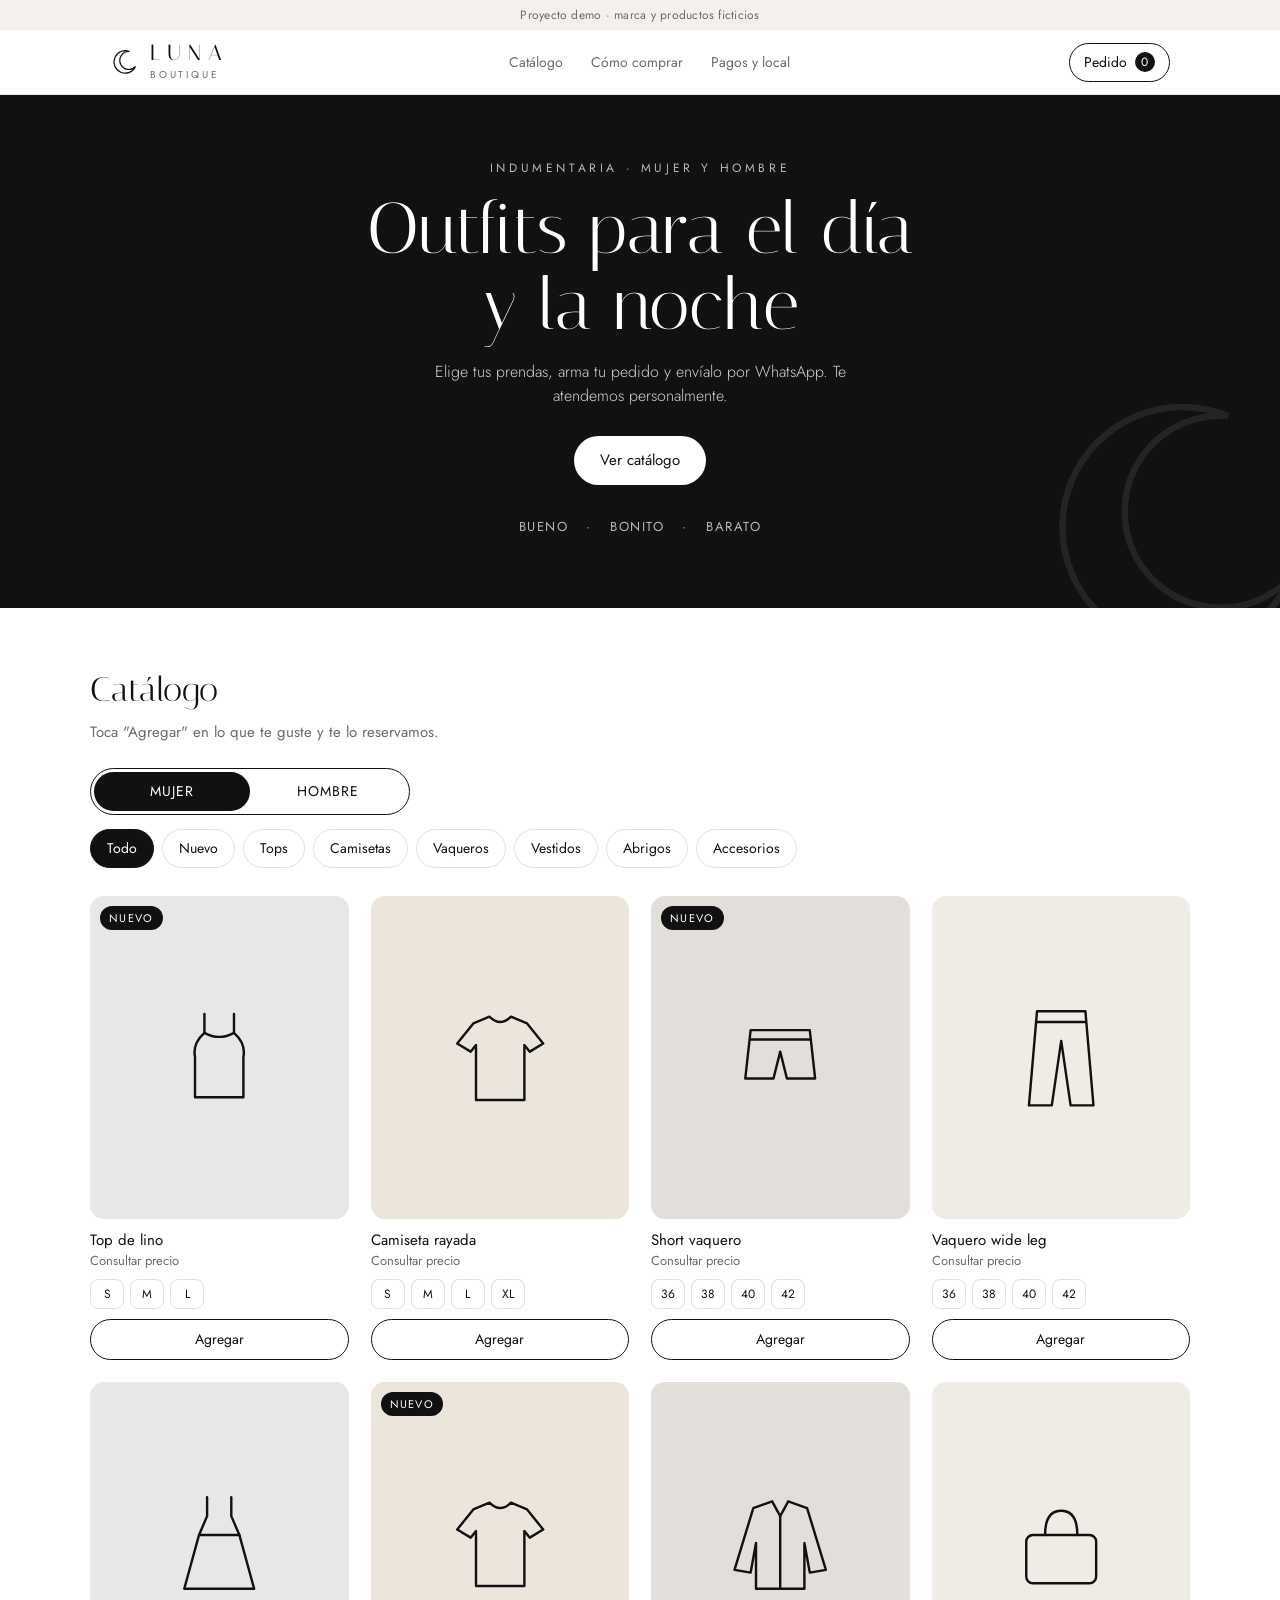
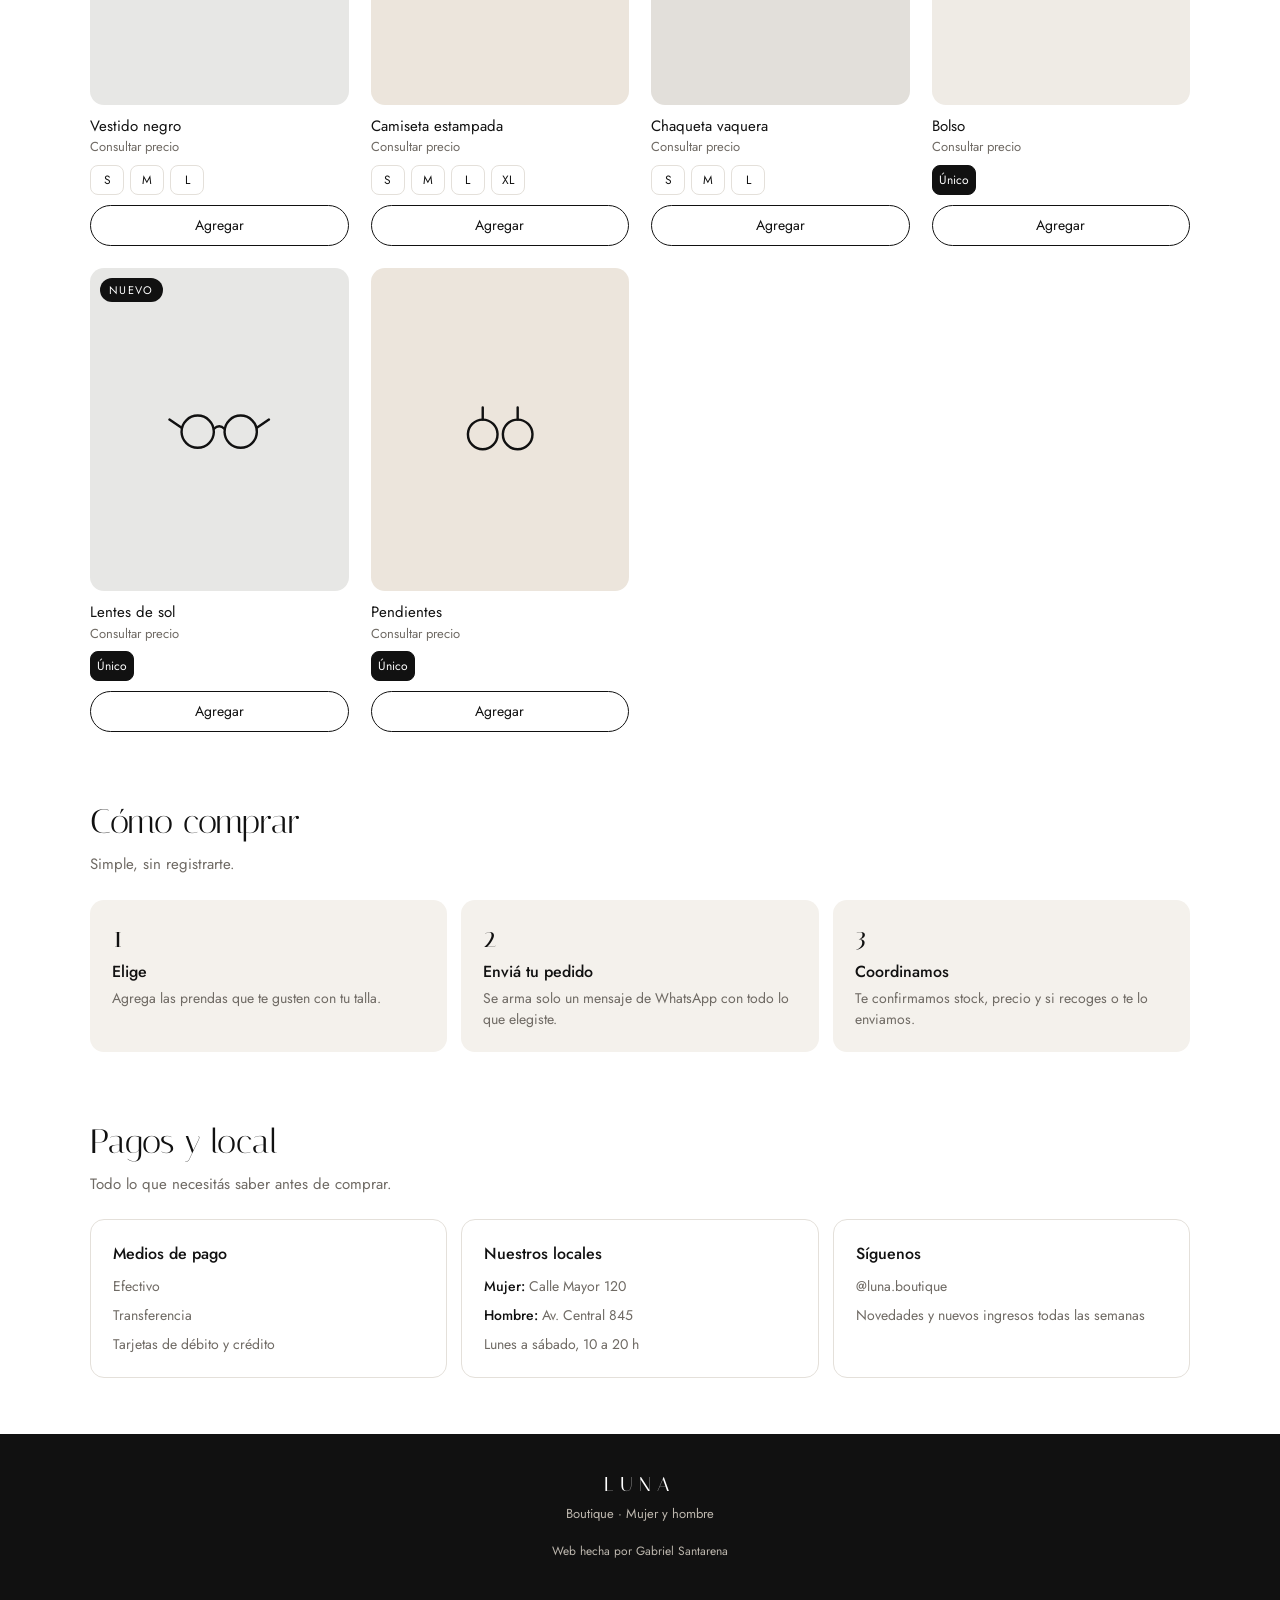
<file: luna-boutique/index.html>
<!DOCTYPE html>
<html lang="es">
<head>
<meta charset="UTF-8">
<meta name="viewport" content="width=device-width, initial-scale=1">
<title>Luna Boutique — Demo</title>
<link rel="preconnect" href="https://fonts.googleapis.com">
<link rel="preconnect" href="https://fonts.gstatic.com" crossorigin>
<link href="https://fonts.googleapis.com/css2?family=Italiana&family=Jost:wght@300;400;500&display=swap" rel="stylesheet">
<style>
  :root{
    --ink:#111111; --paper:#ffffff; --sand:#f4f1ec; --line:#e4e0da; --muted:#6f6a64;
    --wa:#1f8a4c; --radius:14px;
  }
  *{box-sizing:border-box;margin:0;padding:0}
  html{scroll-behavior:smooth}
  body{font-family:'Jost',system-ui,sans-serif;font-weight:400;color:var(--ink);background:var(--paper);line-height:1.5;-webkit-font-smoothing:antialiased}
  button{font:inherit;color:inherit;background:none;border:none;cursor:pointer}
  a{color:inherit}
  .display{font-family:'Italiana',serif;font-weight:400;letter-spacing:.04em}

  .demo-bar{background:var(--sand);color:var(--muted);font-size:12px;text-align:center;padding:6px 12px;letter-spacing:.02em}

  header{position:sticky;top:0;z-index:20;background:rgba(255,255,255,.94);backdrop-filter:blur(8px);border-bottom:1px solid var(--line)}
  .nav{max-width:1100px;margin:0 auto;display:flex;align-items:center;justify-content:space-between;padding:12px 20px}
  .brand{display:flex;align-items:center;gap:10px;text-decoration:none}
  .brand svg{width:30px;height:30px}
  .brand-name{font-family:'Italiana',serif;font-size:22px;letter-spacing:.32em;line-height:1}
  .brand-sub{font-size:10px;letter-spacing:.28em;text-transform:uppercase;color:var(--muted);margin-top:3px}
  .nav-links{display:none;gap:28px;font-size:14px}
  .nav-links a{text-decoration:none;color:var(--muted)}
  .nav-links a:hover{color:var(--ink)}
  .cart-btn{position:relative;display:flex;align-items:center;gap:8px;border:1px solid var(--ink);border-radius:999px;padding:8px 14px;font-size:14px}
  .cart-count{background:var(--ink);color:#fff;border-radius:999px;min-width:20px;height:20px;font-size:12px;display:grid;place-items:center;padding:0 6px}

  .hero{background:var(--ink);color:#fff;padding:64px 20px 72px;text-align:center;position:relative;overflow:hidden}
  .hero .tri{position:absolute;right:-60px;bottom:-80px;width:320px;opacity:.08}
  .hero .eyebrow{font-size:12px;letter-spacing:.3em;text-transform:uppercase;color:#bdb7ae}
  .hero h1{font-family:'Italiana',serif;font-weight:400;font-size:clamp(38px,8vw,72px);line-height:1.05;margin:14px 0 18px}
  .hero p{color:#d6d1ca;font-size:16px;max-width:460px;margin:0 auto 28px;font-weight:300}
  .btn{display:inline-flex;align-items:center;justify-content:center;gap:8px;border-radius:999px;padding:13px 26px;font-size:15px;text-decoration:none;transition:transform .15s}
  .btn:active{transform:scale(.98)}
  .btn-light{background:#fff;color:var(--ink)}
  .btn-dark{background:var(--ink);color:#fff}
  .btn-wa{background:var(--wa);color:#fff;width:100%}
  .pillars{display:flex;justify-content:center;gap:18px;margin-top:32px;font-size:13px;color:#bdb7ae;letter-spacing:.12em;text-transform:uppercase}

  section{padding:56px 20px}
  .wrap{max-width:1100px;margin:0 auto}
  .sec-title{font-family:'Italiana',serif;font-size:34px;font-weight:400;margin-bottom:6px}
  .sec-sub{color:var(--muted);margin-bottom:24px;font-size:15px}

  .secs{display:grid;grid-template-columns:1fr 1fr;border:1px solid var(--ink);border-radius:999px;padding:3px;margin-bottom:14px;max-width:320px}
  .secs button{border-radius:999px;padding:9px;font-size:14px;letter-spacing:.08em;text-transform:uppercase}
  .secs button.on{background:var(--ink);color:#fff}
  .chips{display:flex;gap:8px;overflow-x:auto;padding-bottom:6px;margin-bottom:22px;scrollbar-width:none}
  .chips::-webkit-scrollbar{display:none}
  .chip{flex:0 0 auto;border:1px solid var(--line);border-radius:999px;padding:8px 16px;font-size:14px;background:#fff;transition:all .15s}
  .chip.on{background:var(--ink);border-color:var(--ink);color:#fff}

  .grid{display:grid;grid-template-columns:repeat(2,minmax(0,1fr));gap:14px}
  .card{display:flex;flex-direction:column}
  .ph{position:relative;aspect-ratio:4/5;border-radius:var(--radius);display:grid;place-items:center;overflow:hidden}
  .ph svg{width:52%;height:52%}
  .ph img{width:100%;height:100%;object-fit:cover}
  .tag{position:absolute;top:10px;left:10px;background:var(--ink);color:#fff;font-size:11px;letter-spacing:.12em;text-transform:uppercase;padding:4px 9px;border-radius:999px}
  .card h3{font-weight:400;font-size:15px;margin-top:10px}
  .price{font-size:13px;color:var(--muted)}
  .sizes{display:flex;gap:6px;margin:8px 0 10px;flex-wrap:wrap}
  .size{min-width:34px;height:30px;border:1px solid var(--line);border-radius:8px;font-size:12px;padding:0 6px}
  .size.on{border-color:var(--ink);background:var(--ink);color:#fff}
  .add{border:1px solid var(--ink);border-radius:999px;padding:9px 0;font-size:14px;margin-top:auto;transition:all .15s}
  .add.done{background:var(--ink);color:#fff}

  .steps{display:grid;gap:14px}
  .step{background:var(--sand);border-radius:var(--radius);padding:22px}
  .step .n{font-family:'Italiana',serif;font-size:30px;line-height:1}
  .step h3{font-weight:500;font-size:16px;margin:8px 0 4px}
  .step p{color:var(--muted);font-size:14px}

  .info{display:grid;gap:14px}
  .box{border:1px solid var(--line);border-radius:var(--radius);padding:22px}
  .box h3{font-weight:500;font-size:16px;margin-bottom:10px;display:flex;align-items:center;gap:8px}
  .box ul{list-style:none;display:grid;gap:8px;font-size:14px;color:var(--muted)}
  .pending{display:inline-block;font-size:11px;background:#fff6e0;color:#8a5a00;border-radius:999px;padding:2px 8px;margin-left:6px;letter-spacing:.04em}

  footer{background:var(--ink);color:#bdb7ae;padding:40px 20px 110px;text-align:center;font-size:13px}
  footer .brand-name{color:#fff}
  footer a{color:#fff}

  .floating{position:fixed;left:16px;right:16px;bottom:16px;z-index:30;display:none}
  .floating.show{display:block}
  .floating button{width:100%;background:var(--wa);color:#fff;border-radius:999px;padding:15px;font-size:15px;display:flex;justify-content:space-between;align-items:center;box-shadow:0 8px 24px rgba(0,0,0,.18)}

  .overlay{position:fixed;inset:0;background:rgba(17,17,17,.45);z-index:40;opacity:0;pointer-events:none;transition:opacity .2s}
  .overlay.show{opacity:1;pointer-events:auto}
  .drawer{position:fixed;left:0;right:0;bottom:0;max-height:88vh;background:#fff;border-radius:22px 22px 0 0;z-index:50;transform:translateY(100%);transition:transform .25s ease;display:flex;flex-direction:column}
  .drawer.show{transform:none}
  .drawer-head{display:flex;justify-content:space-between;align-items:center;padding:18px 20px;border-bottom:1px solid var(--line)}
  .drawer-head h2{font-family:'Italiana',serif;font-weight:400;font-size:26px}
  .x{font-size:26px;line-height:1;width:36px;height:36px}
  .drawer-body{overflow-y:auto;padding:16px 20px}
  .line{display:flex;gap:12px;align-items:center;padding:10px 0;border-bottom:1px solid var(--line)}
  .line .mini{width:52px;height:64px;border-radius:10px;display:grid;place-items:center;flex:0 0 auto}
  .line .mini svg{width:60%;height:60%}
  .line .meta{flex:1;font-size:14px}
  .line .meta small{color:var(--muted);display:block}
  .qty{display:flex;align-items:center;gap:8px}
  .qty button{width:28px;height:28px;border:1px solid var(--line);border-radius:8px}
  .field{margin-top:16px}
  .field label{font-size:13px;color:var(--muted);display:block;margin-bottom:6px}
  .field input{width:100%;border:1px solid var(--line);border-radius:10px;padding:11px 12px;font:inherit;font-size:15px}
  .seg{display:grid;grid-template-columns:1fr 1fr;gap:8px}
  .seg button{border:1px solid var(--line);border-radius:10px;padding:11px;font-size:14px}
  .seg button.on{border-color:var(--ink);background:var(--ink);color:#fff}
  .drawer-foot{padding:16px 20px 22px;border-top:1px solid var(--line)}
  .empty{text-align:center;color:var(--muted);padding:30px 0}
  .err{color:#b42318;font-size:13px;margin-top:8px;display:none}

  .modal{position:fixed;left:50%;top:50%;transform:translate(-50%,-50%) scale(.96);width:min(92vw,420px);background:#fff;border-radius:20px;z-index:60;padding:22px;opacity:0;pointer-events:none;transition:all .2s}
  .modal.show{opacity:1;pointer-events:auto;transform:translate(-50%,-50%) scale(1)}
  .modal h3{font-family:'Italiana',serif;font-weight:400;font-size:24px;margin-bottom:6px}
  .modal p{font-size:14px;color:var(--muted);margin-bottom:14px}
  .bubble{background:#dcf8c6;border-radius:12px 12px 2px 12px;padding:12px 14px;font-size:14px;white-space:pre-wrap;margin-bottom:16px;max-height:40vh;overflow:auto}
  .row{display:flex;gap:8px}
  .row .btn{flex:1;padding:12px}
  .btn-ghost{border:1px solid var(--line)}

  .toast{position:fixed;left:50%;bottom:90px;transform:translateX(-50%) translateY(20px);background:var(--ink);color:#fff;padding:10px 18px;border-radius:999px;font-size:14px;opacity:0;transition:all .2s;z-index:70;pointer-events:none}
  .toast.show{opacity:1;transform:translateX(-50%) translateY(0)}

  @media (min-width:720px){
    .nav-links{display:flex}
    .grid{grid-template-columns:repeat(3,minmax(0,1fr));gap:22px}
    .steps{grid-template-columns:repeat(3,1fr)}
    .info{grid-template-columns:repeat(3,1fr)}
    .drawer{left:auto;top:0;width:420px;max-height:none;border-radius:0;transform:translateX(100%)}
    .drawer.show{transform:none}
    .floating{left:auto;width:340px}
  }
  @media (min-width:1000px){ .grid{grid-template-columns:repeat(4,minmax(0,1fr))} }
</style>
</head>
<body>

<div class="demo-bar">Proyecto demo · marca y productos ficticios</div>

<header>
  <nav class="nav">
    <a class="brand" href="#inicio" aria-label="Luna inicio">
      <svg viewBox="0 0 40 40" fill="none" stroke="#111" stroke-width="1.6" aria-hidden="true"><path d="M26 6 A15 15 0 1 0 34 26 A12 12 0 1 1 26 6 Z"/></svg>
      <div><div class="brand-name">LUNA</div><div class="brand-sub">Boutique</div></div>
    </a>
    <div class="nav-links">
      <a href="#catalogo">Catálogo</a><a href="#como-comprar">Cómo comprar</a><a href="#info">Pagos y local</a>
    </div>
    <button class="cart-btn" onclick="openCart()" aria-label="Ver pedido">
      Pedido <span class="cart-count" id="count">0</span>
    </button>
  </nav>
</header>

<main id="inicio">
  <div class="hero">
    <svg class="tri" viewBox="0 0 40 40" fill="none" stroke="#fff" stroke-width=".8" aria-hidden="true"><path d="M26 6 A15 15 0 1 0 34 26 A12 12 0 1 1 26 6 Z"/></svg>
    <div class="eyebrow">Indumentaria · Mujer y hombre</div>
    <h1>Outfits para el día<br>y la noche</h1>
    <p>Elige tus prendas, arma tu pedido y envíalo por WhatsApp. Te atendemos personalmente.</p>
    <a class="btn btn-light" href="#catalogo">Ver catálogo</a>
    <div class="pillars"><span>Bueno</span>·<span>Bonito</span>·<span>Barato</span></div>
  </div>

  <section id="catalogo">
    <div class="wrap">
      <h2 class="sec-title">Catálogo</h2>
      <p class="sec-sub">Toca "Agregar" en lo que te guste y te lo reservamos.</p>
      <div class="secs" id="secs"></div>
      <div class="chips" id="chips"></div>
      <div class="grid" id="grid"></div>
    </div>
  </section>

  <section id="como-comprar" style="background:#fff;padding-top:8px">
    <div class="wrap">
      <h2 class="sec-title">Cómo comprar</h2>
      <p class="sec-sub">Simple, sin registrarte.</p>
      <div class="steps">
        <div class="step"><div class="n">1</div><h3>Elige</h3><p>Agrega las prendas que te gusten con tu talla.</p></div>
        <div class="step"><div class="n">2</div><h3>Enviá tu pedido</h3><p>Se arma solo un mensaje de WhatsApp con todo lo que elegiste.</p></div>
        <div class="step"><div class="n">3</div><h3>Coordinamos</h3><p>Te confirmamos stock, precio y si recoges o te lo enviamos.</p></div>
      </div>
    </div>
  </section>

  <section id="info" style="padding-top:8px">
    <div class="wrap">
      <h2 class="sec-title">Pagos y local</h2>
      <p class="sec-sub">Todo lo que necesitás saber antes de comprar.</p>
      <div class="info">
        <div class="box">
          <h3>Medios de pago</h3>
          <ul><li>Efectivo</li><li>Transferencia</li><li>Tarjetas de débito y crédito</li></ul>
        </div>
        <div class="box">
          <h3>Nuestros locales</h3>
          <ul><li><b style="color:var(--ink);font-weight:500">Mujer:</b> Calle Mayor 120</li><li><b style="color:var(--ink);font-weight:500">Hombre:</b> Av. Central 845</li><li>Lunes a sábado, 10 a 20 h</li></ul>
        </div>
        <div class="box">
          <h3>Síguenos</h3>
          <ul><li>@luna.boutique</li><li>Novedades y nuevos ingresos todas las semanas</li></ul>
        </div>
      </div>
    </div>
  </section>
</main>

<footer>
  <div class="brand-name" style="font-size:20px">LUNA</div>
  <p style="margin-top:10px">Boutique · Mujer y hombre</p>
  <p style="margin-top:18px;font-size:12px">Web hecha por Gabriel Santarena</p>
</footer>

<div class="floating" id="floating"><button onclick="openCart()"><span id="floatTxt">Tu pedido (0)</span><span>Ver y enviar →</span></button></div>

<div class="overlay" id="overlay" onclick="overlayClick()"></div>

<aside class="drawer" id="drawer" aria-label="Tu pedido">
  <div class="drawer-head"><h2>Tu pedido</h2><button class="x" onclick="closeAll()" aria-label="Cerrar">×</button></div>
  <div class="drawer-body" id="cartBody"></div>
  <div class="drawer-foot">
    <button class="btn btn-wa" onclick="sendOrder()">Enviar pedido por WhatsApp</button>
    <div class="err" id="err"></div>
  </div>
</aside>

<div class="modal" id="modal" role="dialog" aria-labelledby="mTitle">
  <h3 id="mTitle">Así le llega el pedido a la tienda</h3>
  <p>En la versión final este botón abre el WhatsApp de la tienda con este mensaje ya escrito.</p>
  <div class="bubble" id="bubble"></div>
  <div class="row">
    <button class="btn btn-ghost" onclick="closeModal()">Cerrar</button>
    <button class="btn btn-dark" onclick="copyMsg()">Copiar mensaje</button>
  </div>
</div>

<div class="toast" id="toast"></div>

<script>
/* ===== CONFIGURACIÓN: completar con los datos reales de la tienda ===== */
const CONFIG = {
  whatsapp: "",          // Ej: "5492604123456" (sin + ni espacios). Vacío = modo demo.
  tienda: "Luna Boutique"
};

/* Productos: reemplazar "img" por la ruta de la foto real (ej: "fotos/top-lino.jpg") y "precio" por el valor. */
const PRODUCTS = [
  {id:1, sec:"Mujer",  nombre:"Top de lino",        cat:"Tops",       icono:"top",     precio:null, talles:["S","M","L"], nuevo:true},
  {id:2, sec:"Mujer",  nombre:"Camiseta rayada",      cat:"Camisetas",    icono:"remera",  precio:null, talles:["S","M","L","XL"]},
  {id:3, sec:"Mujer",  nombre:"Short vaquero",      cat:"Vaqueros",      icono:"short",   precio:null, talles:["36","38","40","42"], nuevo:true},
  {id:4, sec:"Mujer",  nombre:"Vaquero wide leg",      cat:"Vaqueros",      icono:"pantalon",precio:null, talles:["36","38","40","42"]},
  {id:5, sec:"Mujer",  nombre:"Vestido negro",      cat:"Vestidos",   icono:"vestido", precio:null, talles:["S","M","L"]},
  {id:6, sec:"Mujer",  nombre:"Camiseta estampada",   cat:"Camisetas",    icono:"remera",  precio:null, talles:["S","M","L","XL"], nuevo:true},
  {id:7, sec:"Mujer",  nombre:"Chaqueta vaquera",    cat:"Abrigos",    icono:"campera", precio:null, talles:["S","M","L"]},
  {id:8, sec:"Mujer",  nombre:"Bolso",            cat:"Accesorios", icono:"cartera", precio:null, talles:["Único"]},
  {id:9, sec:"Mujer",  nombre:"Lentes de sol",      cat:"Accesorios", icono:"lentes",  precio:null, talles:["Único"], nuevo:true},
  {id:10,sec:"Mujer",  nombre:"Pendientes",               cat:"Accesorios", icono:"aros",    precio:null, talles:["Único"]},
  {id:11,sec:"Hombre", nombre:"Camiseta básica",      cat:"Camisetas",    icono:"remera",  precio:null, talles:["S","M","L","XL","XXL"], nuevo:true},
  {id:12,sec:"Hombre", nombre:"Camiseta estampada",   cat:"Camisetas",    icono:"remera",  precio:null, talles:["S","M","L","XL","XXL"]},
  {id:13,sec:"Hombre", nombre:"Vaquero recto",         cat:"Vaqueros",      icono:"pantalon",precio:null, talles:["40","42","44","46"]},
  {id:14,sec:"Hombre", nombre:"Bermuda de gabardina",cat:"Bermudas",  icono:"short",   precio:null, talles:["40","42","44","46"], nuevo:true},
  {id:15,sec:"Hombre", nombre:"Chaqueta",            cat:"Abrigos",    icono:"campera", precio:null, talles:["M","L","XL"]},
  {id:16,sec:"Hombre", nombre:"Gorra",              cat:"Accesorios", icono:"gorra",   precio:null, talles:["Único"]},
  {id:17,sec:"Hombre", nombre:"Cinturón",           cat:"Accesorios", icono:"cinturon",precio:null, talles:["Único"]},
  {id:18,sec:"Hombre", nombre:"Lentes de sol",      cat:"Accesorios", icono:"lentes",  precio:null, talles:["Único"]}
];
const LOCALES = {Mujer:"Calle Mayor 120", Hombre:"Av. Central 845"};

const ICONS = {
  remera:'<path d="M30 25 L42 20 Q50 28 58 20 L70 25 L82 40 L72 46 L68 41 L68 82 L32 82 L32 41 L28 46 L18 40 Z"/>',
  top:'<path d="M39 18 L39 32 Q30 40 32 50 L32 80 L68 80 L68 50 Q70 40 61 32 L61 18"/><path d="M39 32 Q50 38 61 32"/>',
  vestido:'<path d="M41 16 L41 30 L35 44 L24 84 L76 84 L65 44 L59 30 L59 16"/><path d="M35 44 L65 44"/>',
  pantalon:'<path d="M32 16 L68 16 L74 86 L57 86 L50 38 L43 86 L26 86 Z"/><path d="M32 24 L68 24"/>',
  short:'<path d="M28 30 L72 30 L76 66 L55 66 L50 46 L45 66 L24 66 Z"/><path d="M28 37 L72 37"/>',
  campera:'<path d="M30 24 L44 19 L50 30 L56 19 L70 24 L84 70 L72 72 L68 50 L68 84 L32 84 L32 50 L28 72 L16 70 Z"/><path d="M50 30 L50 84"/>',
  cartera:'<rect x="24" y="44" width="52" height="36" rx="5"/><path d="M38 44 Q38 26 50 26 Q62 26 62 44"/>',
  lentes:'<circle cx="34" cy="52" r="12"/><circle cx="66" cy="52" r="12"/><path d="M46 50 Q50 46 54 50 M22 49 L13 43 M78 49 L87 43"/>',
  cinturon:'<rect x="12" y="44" width="76" height="12" rx="3"/><rect x="42" y="39" width="16" height="22" rx="2"/>',
  gorra:'<path d="M20 62 Q20 32 50 30 Q80 32 80 62 Z"/><path d="M20 62 L92 66 Q90 72 80 70 L20 66 Z"/><circle cx="50" cy="30" r="3"/>',
  aros:'<circle cx="37" cy="54" r="11"/><circle cx="63" cy="54" r="11"/><path d="M37 43 L37 34 M63 43 L63 34"/>'
};
const TONES = ["#efebe5","#e7e7e5","#ece5dc","#e2dfda"];

const svgFor = (p) => `<svg viewBox="0 0 100 100" fill="none" stroke="#111" stroke-width="1.8" stroke-linejoin="round" stroke-linecap="round" aria-hidden="true">${ICONS[p.icono]||""}</svg>`;
const media = (p) => p.img ? `<img src="${p.img}" alt="${p.nombre}">` : svgFor(p);
const priceTxt = (p) => p.precio ? "$ " + p.precio.toLocaleString("es-AR") : "Consultar precio";

let filter = "Todo";
let sec = "Mujer";
const chosen = {};
let cart = [];
let entrega = "Retiro en local Mujer";

function renderChips(){
  const cats = ["Todo","Nuevo",...new Set(PRODUCTS.filter(p=>p.sec===sec).map(p=>p.cat))];
  document.getElementById("secs").innerHTML = ["Mujer","Hombre"].map(x=>`<button class="${x===sec?'on':''}" onclick="setSec('${x}')">${x}</button>`).join("");
  document.getElementById("chips").innerHTML = cats.map(c=>`<button class="chip ${c===filter?'on':''}" onclick="setFilter('${c}')">${c}</button>`).join("");
}
function setSec(x){ sec=x; filter="Todo"; renderChips(); renderGrid(); }
function setFilter(c){ filter=c; renderChips(); renderGrid(); }

function renderGrid(){
  const list = PRODUCTS.filter(p => p.sec===sec).filter(p => filter==="Todo" || (filter==="Nuevo" ? p.nuevo : p.cat===filter));
  document.getElementById("grid").innerHTML = list.map((p,i)=>{
    const sel = chosen[p.id] || (p.talles.length===1 ? p.talles[0] : null);
    return `<article class="card">
      <div class="ph" style="background:${TONES[p.id%TONES.length]}">${p.nuevo?'<span class="tag">Nuevo</span>':''}${media(p)}</div>
      <h3>${p.nombre}</h3>
      <div class="price">${priceTxt(p)}</div>
      <div class="sizes">${p.talles.map(t=>`<button class="size ${sel===t?'on':''}" onclick="pickSize(${p.id},'${t}')">${t}</button>`).join("")}</div>
      <button class="add" id="add-${p.id}" onclick="addToCart(${p.id})">Agregar</button>
    </article>`;
  }).join("");
}

function pickSize(id,t){ chosen[id]=t; renderGrid(); }

function addToCart(id){
  const p = PRODUCTS.find(x=>x.id===id);
  const talle = chosen[id] || (p.talles.length===1 ? p.talles[0] : null);
  if(!talle){ toast("Elige una talla primero"); return; }
  const key = id+"-"+talle;
  const ex = cart.find(c=>c.key===key);
  if(ex) ex.qty++; else cart.push({key,id,talle,qty:1});
  updateCount();
  const b = document.getElementById("add-"+id);
  if(b){ b.classList.add("done"); b.textContent="Agregado ✓"; setTimeout(()=>{b.classList.remove("done"); b.textContent="Agregar";},1200); }
  toast(p.nombre + " agregado");
}

function updateCount(){
  const n = cart.reduce((s,c)=>s+c.qty,0);
  document.getElementById("count").textContent = n;
  document.getElementById("floatTxt").textContent = `Tu pedido (${n})`;
  document.getElementById("floating").classList.toggle("show", n>0 && !document.getElementById("drawer").classList.contains("show"));
}

function renderCart(){
  const body = document.getElementById("cartBody");
  if(!cart.length){ body.innerHTML = `<div class="empty">Todavía no has agregado nada.<br><br><button class="btn btn-dark" onclick="closeAll();location.hash='catalogo'">Ver catálogo</button></div>`; return; }
  const nameVal = document.getElementById("nombre")?.value || "";
  body.innerHTML = cart.map(c=>{
    const p = PRODUCTS.find(x=>x.id===c.id);
    return `<div class="line">
      <div class="mini" style="background:${TONES[p.id%TONES.length]}">${svgFor(p)}</div>
      <div class="meta">${p.nombre}<small>Talla ${c.talle} · ${priceTxt(p)}</small></div>
      <div class="qty"><button onclick="chg('${c.key}',-1)" aria-label="Quitar uno">−</button><span>${c.qty}</span><button onclick="chg('${c.key}',1)" aria-label="Sumar uno">+</button></div>
    </div>`;
  }).join("") + `
    <div class="field"><label for="nombre">Tu nombre</label><input id="nombre" placeholder="Sofía" value="${nameVal.replace(/"/g,'&quot;')}" oninput="document.getElementById('err').style.display='none'"></div>
    <div class="field"><label>Entrega</label><div class="seg" style="grid-template-columns:1fr">
      ${["Retiro en local Mujer","Retiro en local Hombre","Envío a domicilio"].map(e=>`<button class="${entrega===e?'on':''}" onclick="setEntrega('${e}')">${e}${e.startsWith("Retiro")?` <small style="opacity:.7">· ${LOCALES[e.split(" ").pop()]}</small>`:""}</button>`).join("")}
    </div></div>`;
}
function setEntrega(e){ entrega=e; renderCart(); }
function chg(key,d){
  const c = cart.find(x=>x.key===key); if(!c) return;
  c.qty += d; if(c.qty<=0) cart = cart.filter(x=>x.key!==key);
  updateCount(); renderCart();
}

function openCart(){
  renderCart();
  document.getElementById("err").style.display="none";
  document.getElementById("overlay").classList.add("show");
  document.getElementById("drawer").classList.add("show");
  document.getElementById("floating").classList.remove("show");
}
function closeAll(){
  document.getElementById("overlay").classList.remove("show");
  document.getElementById("drawer").classList.remove("show");
  closeModal(); updateCount();
}

function buildMsg(){
  const nombre = (document.getElementById("nombre")?.value || "").trim();
  const lines = cart.map(c=>{ const p = PRODUCTS.find(x=>x.id===c.id); return `• ${p.nombre} (${p.sec.toLowerCase()}) — talla ${c.talle} (x${c.qty})`; });
  return `¡Hola ${CONFIG.tienda}! Quiero consultar por:\n${lines.join("\n")}\n\nNombre: ${nombre}\nEntrega: ${entrega}${entrega.startsWith("Retiro") ? " ("+LOCALES[entrega.split(" ").pop()]+")" : ""}\n\n(Pedido enviado desde la web)`;
}

function sendOrder(){
  const err = document.getElementById("err");
  if(!cart.length){ err.textContent="Agrega al menos una prenda."; err.style.display="block"; return; }
  const nombre = (document.getElementById("nombre")?.value || "").trim();
  if(!nombre){ err.textContent="Escribe tu nombre para saber quién eres."; err.style.display="block"; document.getElementById("nombre").focus(); return; }
  const msg = buildMsg();
  if(CONFIG.whatsapp){
    window.location.href = `https://wa.me/${CONFIG.whatsapp}?text=${encodeURIComponent(msg)}`;
    return;
  }
  document.getElementById("bubble").textContent = msg;
  document.getElementById("modal").classList.add("show");
  document.getElementById("overlay").style.zIndex = 55;
}
function closeModal(){ document.getElementById("modal").classList.remove("show"); document.getElementById("overlay").style.zIndex = ""; }
function overlayClick(){ if(document.getElementById("modal").classList.contains("show")) closeModal(); else closeAll(); }
async function copyMsg(){
  try{ await navigator.clipboard.writeText(buildMsg()); toast("Mensaje copiado"); }
  catch(e){ toast("No se pudo copiar"); }
}

let tt;
function toast(t){
  const el = document.getElementById("toast"); el.textContent=t; el.classList.add("show");
  clearTimeout(tt); tt=setTimeout(()=>el.classList.remove("show"),1600);
}

renderChips(); renderGrid(); updateCount();
</script>
</body>
</html>
</file>
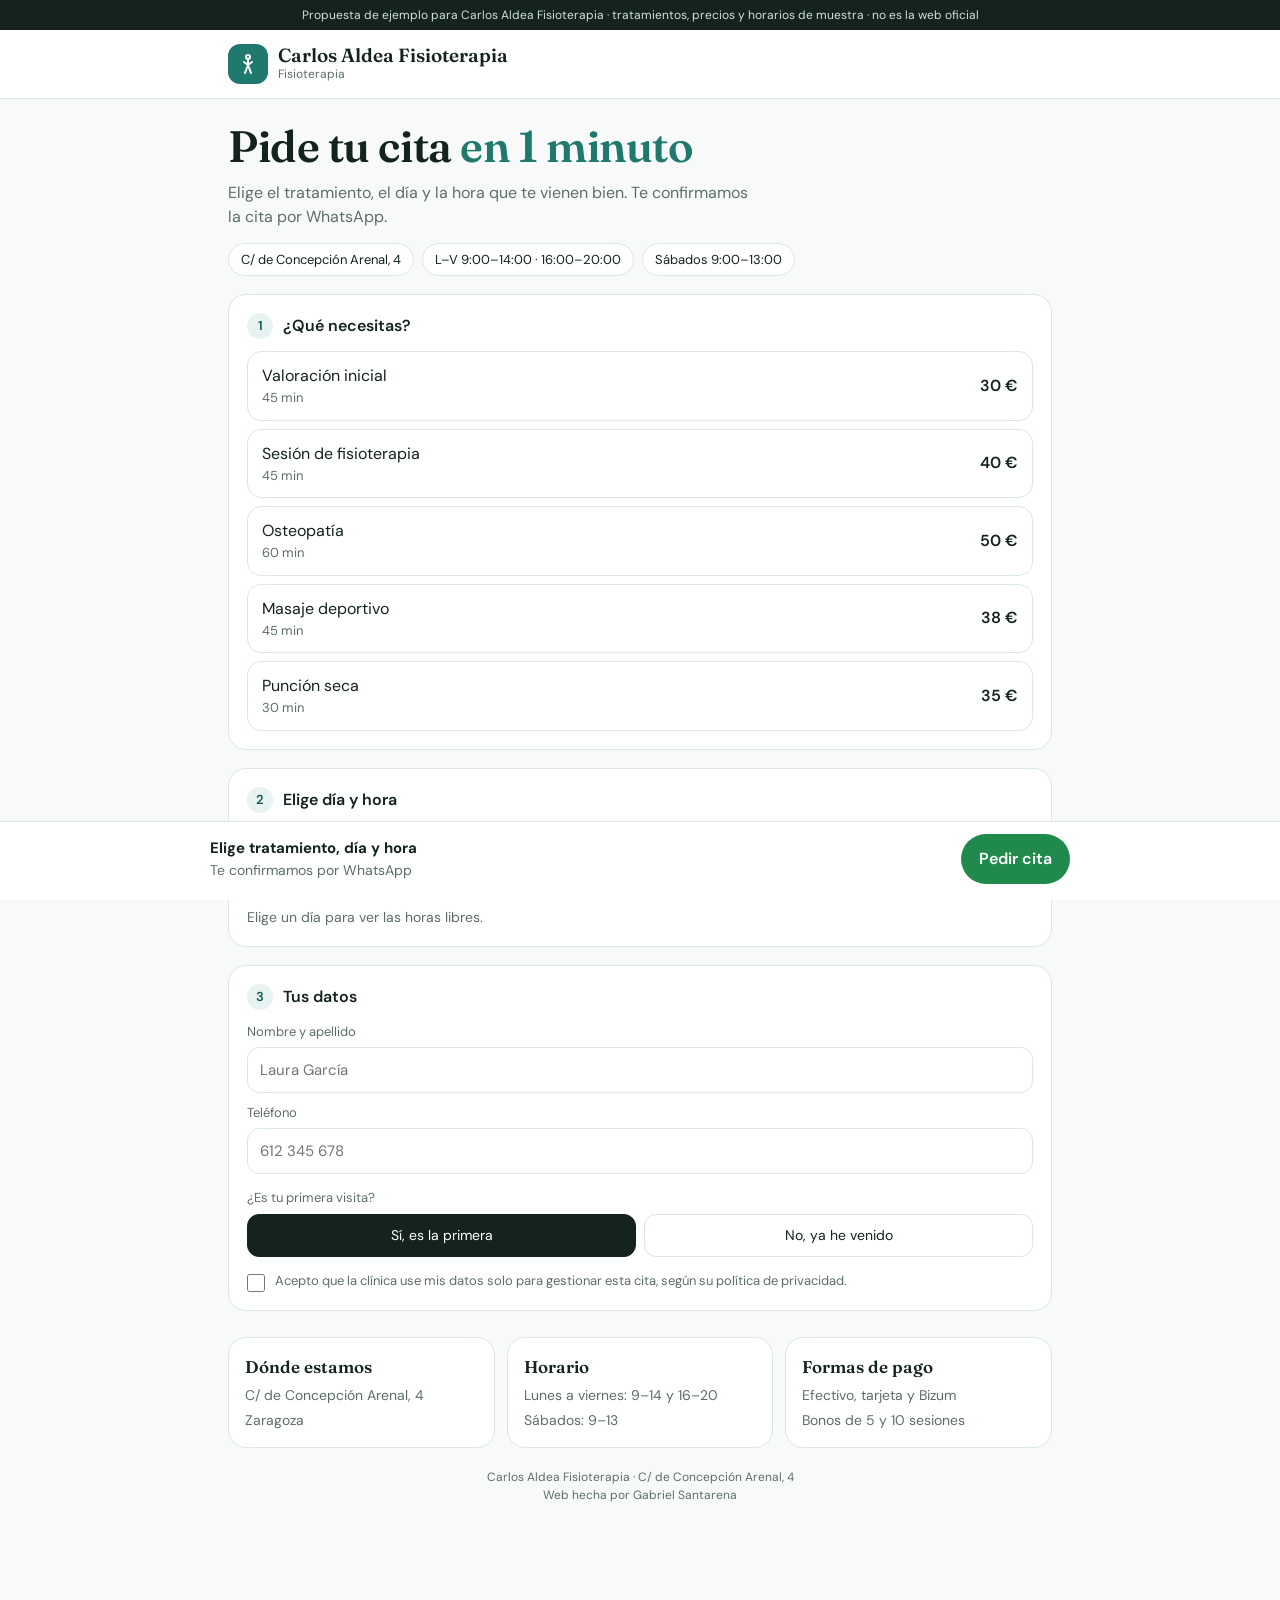
<file: demo/carlos-aldea/index.html>
<!DOCTYPE html>
<html lang="es">
<head>
<meta charset="UTF-8">
<meta name="robots" content="noindex">
<meta name="viewport" content="width=device-width, initial-scale=1">
<title>Carlos Aldea Fisioterapia — Pide tu cita</title>
<link rel="preconnect" href="https://fonts.googleapis.com">
<link rel="preconnect" href="https://fonts.gstatic.com" crossorigin>
<link href="https://fonts.googleapis.com/css2?family=Fraunces:opsz,wght@9..144,500;9..144,600&family=DM+Sans:wght@400;500;600&display=swap" rel="stylesheet">
<style>
  :root{--brand:#1f7a6d;--brand-dark:#135a50;--soft:#e6f3f0;--bg:#f7faf9;--ink:#14231f;--muted:#5d6e69;--line:#dbe7e3;--wa:#1f8a4c}
  *{box-sizing:border-box;margin:0;padding:0}
  body{font-family:'DM Sans',system-ui,sans-serif;background:var(--bg);color:var(--ink);line-height:1.5;-webkit-font-smoothing:antialiased}
  button{font:inherit;color:inherit;background:none;border:none;cursor:pointer}
  .demo-bar{background:var(--ink);color:#cfe1dc;font-size:12px;text-align:center;padding:6px 12px}
  header{background:#fff;border-bottom:1px solid var(--line)}
  .nav{max-width:860px;margin:0 auto;display:flex;align-items:center;gap:10px;padding:14px 18px}
  .mark{width:40px;height:40px;border-radius:12px;background:var(--brand);display:grid;place-items:center}
  .mark svg{width:24px;height:24px}
  .name{font-family:'Fraunces',serif;font-weight:600;font-size:19px;line-height:1.1}
  .sub{font-size:12px;color:var(--muted)}
  .wrap{max-width:860px;margin:0 auto;padding:24px 18px 120px}
  .hero h1{font-family:'Fraunces',serif;font-weight:600;font-size:clamp(30px,6.5vw,44px);line-height:1.08;letter-spacing:-.01em}
  .hero h1 em{font-style:normal;color:var(--brand)}
  .hero p{color:var(--muted);margin:10px 0 0;max-width:520px}
  .facts{display:flex;gap:8px;flex-wrap:wrap;margin-top:14px}
  .fact{background:#fff;border:1px solid var(--line);border-radius:999px;padding:6px 12px;font-size:13px}
  .step{background:#fff;border:1px solid var(--line);border-radius:18px;padding:18px;margin-top:18px}
  .step h2{font-size:16px;font-weight:600;display:flex;align-items:center;gap:10px;margin-bottom:12px}
  .num{width:26px;height:26px;border-radius:50%;background:var(--soft);color:var(--brand-dark);display:grid;place-items:center;font-size:13px;font-weight:600;flex:0 0 auto}
  .svc{display:grid;gap:8px}
  .svc button{display:flex;justify-content:space-between;align-items:center;gap:10px;text-align:left;border:1px solid var(--line);border-radius:14px;padding:12px 14px;transition:all .15s}
  .svc button small{display:block;color:var(--muted);font-size:13px}
  .svc button .p{font-weight:600;white-space:nowrap}
  .svc button.on{border-color:var(--brand);background:var(--soft)}
  .days{display:flex;gap:8px;overflow-x:auto;padding-bottom:4px;scrollbar-width:none}
  .days::-webkit-scrollbar{display:none}
  .day{flex:0 0 64px;border:1px solid var(--line);border-radius:14px;padding:8px 0;text-align:center}
  .day small{display:block;font-size:11px;color:var(--muted);text-transform:uppercase;letter-spacing:.06em}
  .day b{font-size:20px;font-weight:600}
  .day.on{background:var(--brand);border-color:var(--brand);color:#fff}
  .day.on small{color:#d7efe9}
  .slots{display:grid;grid-template-columns:repeat(4,1fr);gap:8px;margin-top:14px}
  .slot{border:1px solid var(--line);border-radius:10px;padding:9px 0;font-size:14px;text-align:center}
  .slot.on{background:var(--brand);border-color:var(--brand);color:#fff}
  .slot:disabled{color:#b3c2be;text-decoration:line-through;background:#f2f6f5;cursor:not-allowed}
  .label{font-size:13px;color:var(--muted);margin:14px 0 6px}
  .field input,.field textarea{width:100%;border:1px solid var(--line);border-radius:12px;padding:11px 12px;font:inherit;font-size:15px;background:#fff}
  .field{margin-top:10px}
  .field label{display:block;font-size:13px;color:var(--muted);margin-bottom:5px}
  .seg{display:grid;grid-template-columns:1fr 1fr;gap:8px}
  .seg button{border:1px solid var(--line);border-radius:12px;padding:10px;font-size:14px}
  .seg button.on{background:var(--ink);border-color:var(--ink);color:#fff}
  .check{display:flex;gap:10px;align-items:flex-start;font-size:13px;color:var(--muted);margin-top:14px}
  .check input{margin-top:3px;width:18px;height:18px;accent-color:var(--brand)}
  .summary{position:fixed;left:0;right:0;bottom:0;background:#fff;border-top:1px solid var(--line);padding:12px 18px 16px;z-index:20}
  .summary .in{max-width:860px;margin:0 auto;display:flex;gap:12px;align-items:center;justify-content:space-between}
  .summary .txt{font-size:14px;color:var(--muted);min-width:0}
  .summary .txt b{color:var(--ink);display:block;font-size:15px;white-space:nowrap;overflow:hidden;text-overflow:ellipsis}
  .btn-wa{background:var(--wa);color:#fff;border-radius:999px;padding:13px 18px;font-weight:600;white-space:nowrap;flex:0 0 auto}
  .err{color:#b42318;font-size:13px;margin-top:10px;display:none}
  .info{display:grid;gap:12px;margin-top:26px}
  .box{background:#fff;border:1px solid var(--line);border-radius:18px;padding:16px}
  .box h3{font-family:'Fraunces',serif;font-weight:600;font-size:17px;margin-bottom:6px}
  .box ul{list-style:none;color:var(--muted);font-size:14px;display:grid;gap:4px}
  footer{text-align:center;color:var(--muted);font-size:12px;padding:20px 0 0}
  .overlay{position:fixed;inset:0;background:rgba(20,35,31,.45);z-index:40;display:none}
  .overlay.show{display:block}
  .modal{position:fixed;left:50%;top:50%;transform:translate(-50%,-50%);width:min(92vw,420px);background:#fff;border-radius:20px;z-index:50;padding:20px;display:none}
  .modal.show{display:block}
  .modal h3{font-family:'Fraunces',serif;font-weight:600;font-size:21px;margin-bottom:6px}
  .modal p{font-size:14px;color:var(--muted);margin-bottom:12px}
  .bubble{background:#dcf8c6;border-radius:12px 12px 2px 12px;padding:12px 14px;font-size:14px;white-space:pre-wrap;margin-bottom:14px;max-height:45vh;overflow:auto}
  .mrow{display:flex;gap:8px}
  .mrow button{flex:1;border-radius:999px;padding:12px;font-weight:500}
  .ghost{border:1px solid var(--line)}
  .dark{background:var(--ink);color:#fff}
  @media(min-width:720px){.info{grid-template-columns:repeat(3,1fr)}.slots{grid-template-columns:repeat(6,1fr)}}
</style>
</head>
<body>
<div class="demo-bar">Propuesta de ejemplo para Carlos Aldea Fisioterapia · tratamientos, precios y horarios de muestra · no es la web oficial</div>
<header><div class="nav">
  <div class="mark"><svg viewBox="0 0 24 24" fill="none" stroke="#fff" stroke-width="2" stroke-linecap="round" stroke-linejoin="round"><circle cx="12" cy="5" r="2"/><path d="M12 7v6M8 10l4 3 4-3M9 21l3-8 3 8"/></svg></div>
  <div><div class="name">Carlos Aldea Fisioterapia</div><div class="sub">Fisioterapia</div></div>
</div></header>

<main class="wrap">
  <section class="hero">
    <h1>Pide tu cita <em>en 1 minuto</em></h1>
    <p>Elige el tratamiento, el día y la hora que te vienen bien. Te confirmamos la cita por WhatsApp.</p>
    <div class="facts"><span class="fact">C/ de Concepción Arenal, 4</span><span class="fact">L–V 9:00–14:00 · 16:00–20:00</span><span class="fact">Sábados 9:00–13:00</span></div>
  </section>

  <section class="step">
    <h2><span class="num">1</span>¿Qué necesitas?</h2>
    <div class="svc" id="svc"></div>
  </section>

  <section class="step">
    <h2><span class="num">2</span>Elige día y hora</h2>
    <div class="days" id="days"></div>
    <div class="slots" id="slots"></div>
  </section>

  <section class="step">
    <h2><span class="num">3</span>Tus datos</h2>
    <div class="field"><label for="nombre">Nombre y apellido</label><input id="nombre" placeholder="Laura García" autocomplete="name"></div>
    <div class="field"><label for="tel">Teléfono</label><input id="tel" placeholder="612 345 678" inputmode="tel" autocomplete="tel"></div>
    <div class="label">¿Es tu primera visita?</div>
    <div class="seg" id="primera"><button class="on" data-v="Sí">Sí, es la primera</button><button data-v="No">No, ya he venido</button></div>
    <label class="check"><input type="checkbox" id="rgpd"> Acepto que la clínica use mis datos solo para gestionar esta cita, según su política de privacidad.</label>
    <div class="err" id="err"></div>
  </section>

  <div class="info">
    <div class="box"><h3>Dónde estamos</h3><ul><li>C/ de Concepción Arenal, 4</li><li>Zaragoza</li></ul></div>
    <div class="box"><h3>Horario</h3><ul><li>Lunes a viernes: 9–14 y 16–20</li><li>Sábados: 9–13</li></ul></div>
    <div class="box"><h3>Formas de pago</h3><ul><li>Efectivo, tarjeta y Bizum</li><li>Bonos de 5 y 10 sesiones</li></ul></div>
  </div>
  <footer>Carlos Aldea Fisioterapia · C/ de Concepción Arenal, 4<br>Web hecha por Gabriel Santarena</footer>
</main>

<div class="summary"><div class="in">
  <div class="txt" id="sumTxt"><b>Elige tratamiento, día y hora</b>Te confirmamos por WhatsApp</div>
  <button class="btn-wa" onclick="enviar()">Pedir cita</button>
</div></div>

<div class="overlay" id="overlay" onclick="cerrar()"></div>
<div class="modal" id="modal" role="dialog" aria-labelledby="mt">
  <h3 id="mt">Así le llega la cita a la clínica</h3>
  <p>En la versión final este botón abre el WhatsApp de la clínica con la solicitud ya escrita.</p>
  <div class="bubble" id="bubble"></div>
  <div class="mrow"><button class="ghost" onclick="cerrar()">Cerrar</button><button class="dark" onclick="copiar()">Copiar mensaje</button></div>
</div>

<script>
/* ===== CONFIGURACIÓN ===== */
const CONFIG = { whatsapp: "", clinica: "Carlos Aldea Fisioterapia" };
const SERVICIOS = [
  {id:1, nombre:"Valoración inicial",      min:45, precio:30},
  {id:2, nombre:"Sesión de fisioterapia",  min:45, precio:40},
  {id:3, nombre:"Osteopatía",              min:60, precio:50},
  {id:4, nombre:"Masaje deportivo",        min:45, precio:38},
  {id:5, nombre:"Punción seca",            min:30, precio:35}
];
const HORAS = ["9:00","9:45","10:30","11:15","12:00","12:45","16:00","16:45","17:30","18:15","19:00"];
const HORAS_SAB = ["9:00","9:45","10:30","11:15","12:00"];

const eur = n => n.toLocaleString("es-ES") + " €";
const DIAS = ["dom","lun","mar","mié","jue","vie","sáb"];
const MESES = ["enero","febrero","marzo","abril","mayo","junio","julio","agosto","septiembre","octubre","noviembre","diciembre"];
let sel = {svc:null, dia:null, hora:null, primera:"Sí"};

const dias = [];
for(let i=1; dias.length<10; i++){ const d=new Date(); d.setHours(0,0,0,0); d.setDate(d.getDate()+i); if(d.getDay()!==0) dias.push(d); }
const ocupado = (d,h) => ((d.getDate()*7 + h.length*3 + parseInt(h)) % 4) === 0;

function render(){
  document.getElementById("svc").innerHTML = SERVICIOS.map(s=>`<button class="${sel.svc===s.id?'on':''}" onclick="pickSvc(${s.id})"><span>${s.nombre}<small>${s.min} min</small></span><span class="p">${eur(s.precio)}</span></button>`).join("");
  document.getElementById("days").innerHTML = dias.map((d,i)=>`<button class="day ${sel.dia===i?'on':''}" onclick="pickDia(${i})"><small>${DIAS[d.getDay()]}</small><b>${d.getDate()}</b></button>`).join("");
  const d = sel.dia===null ? null : dias[sel.dia];
  const hs = d ? (d.getDay()===6 ? HORAS_SAB : HORAS) : [];
  document.getElementById("slots").innerHTML = d ? hs.map(h=>{ const occ=ocupado(d,h); return `<button class="slot ${sel.hora===h?'on':''}" ${occ?'disabled aria-label="'+h+' ocupado"':''} onclick="pickHora('${h}')">${h}</button>`; }).join("") : `<div style="grid-column:1/-1;color:var(--muted);font-size:14px">Elige un día para ver las horas libres.</div>`;
  const s = SERVICIOS.find(x=>x.id===sel.svc);
  const partes = [s&&s.nombre, d&&`${DIAS[d.getDay()]} ${d.getDate()}`, sel.hora].filter(Boolean);
  document.getElementById("sumTxt").innerHTML = partes.length ? `<b>${partes.join(" · ")}</b>${s?eur(s.precio):""}` : `<b>Elige tratamiento, día y hora</b>Te confirmamos por WhatsApp`;
}
function pickSvc(id){ sel.svc=id; render(); }
function pickDia(i){ sel.dia=i; sel.hora=null; render(); }
function pickHora(h){ sel.hora=h; render(); }
document.getElementById("primera").addEventListener("click", e=>{ const b=e.target.closest("button"); if(!b) return; sel.primera=b.dataset.v; [...e.currentTarget.children].forEach(x=>x.classList.toggle("on",x===b)); });

function msg(){
  const s=SERVICIOS.find(x=>x.id===sel.svc), d=dias[sel.dia];
  return `¡Hola ${CONFIG.clinica}! Quería pedir una cita:\n• Tratamiento: ${s.nombre} (${s.min} min)\n• Día: ${DIAS[d.getDay()]} ${d.getDate()} de ${MESES[d.getMonth()]}\n• Hora: ${sel.hora}\n\nNombre: ${document.getElementById("nombre").value.trim()}\nTeléfono: ${document.getElementById("tel").value.trim()}\nPrimera visita: ${sel.primera}\n\n(Solicitud enviada desde la web)`;
}
function enviar(){
  const err=document.getElementById("err");
  const fail=(t,id)=>{ err.textContent=t; err.style.display="block"; if(id) document.getElementById(id).focus(); err.scrollIntoView({behavior:"smooth",block:"center"}); };
  if(!sel.svc) return fail("Elige un tratamiento.");
  if(sel.dia===null || !sel.hora) return fail("Elige el día y la hora.");
  if(!document.getElementById("nombre").value.trim()) return fail("Escribe tu nombre.","nombre");
  if(document.getElementById("tel").value.replace(/\D/g,"").length<9) return fail("Escribe un teléfono válido.","tel");
  if(!document.getElementById("rgpd").checked) return fail("Acepta la política de privacidad para continuar.");
  err.style.display="none";
  const m=msg();
  if(CONFIG.whatsapp){ window.location.href=`https://wa.me/${CONFIG.whatsapp}?text=${encodeURIComponent(m)}`; return; }
  document.getElementById("bubble").textContent=m;
  document.getElementById("overlay").classList.add("show"); document.getElementById("modal").classList.add("show");
}
function cerrar(){ document.getElementById("overlay").classList.remove("show"); document.getElementById("modal").classList.remove("show"); }
async function copiar(){ try{ await navigator.clipboard.writeText(msg()); }catch(e){} }
["nombre","tel"].forEach(id=>document.getElementById(id).addEventListener("input",()=>document.getElementById("err").style.display="none"));
document.getElementById("rgpd").addEventListener("change",()=>document.getElementById("err").style.display="none");
render();
</script>
</body>
</html>
</file>
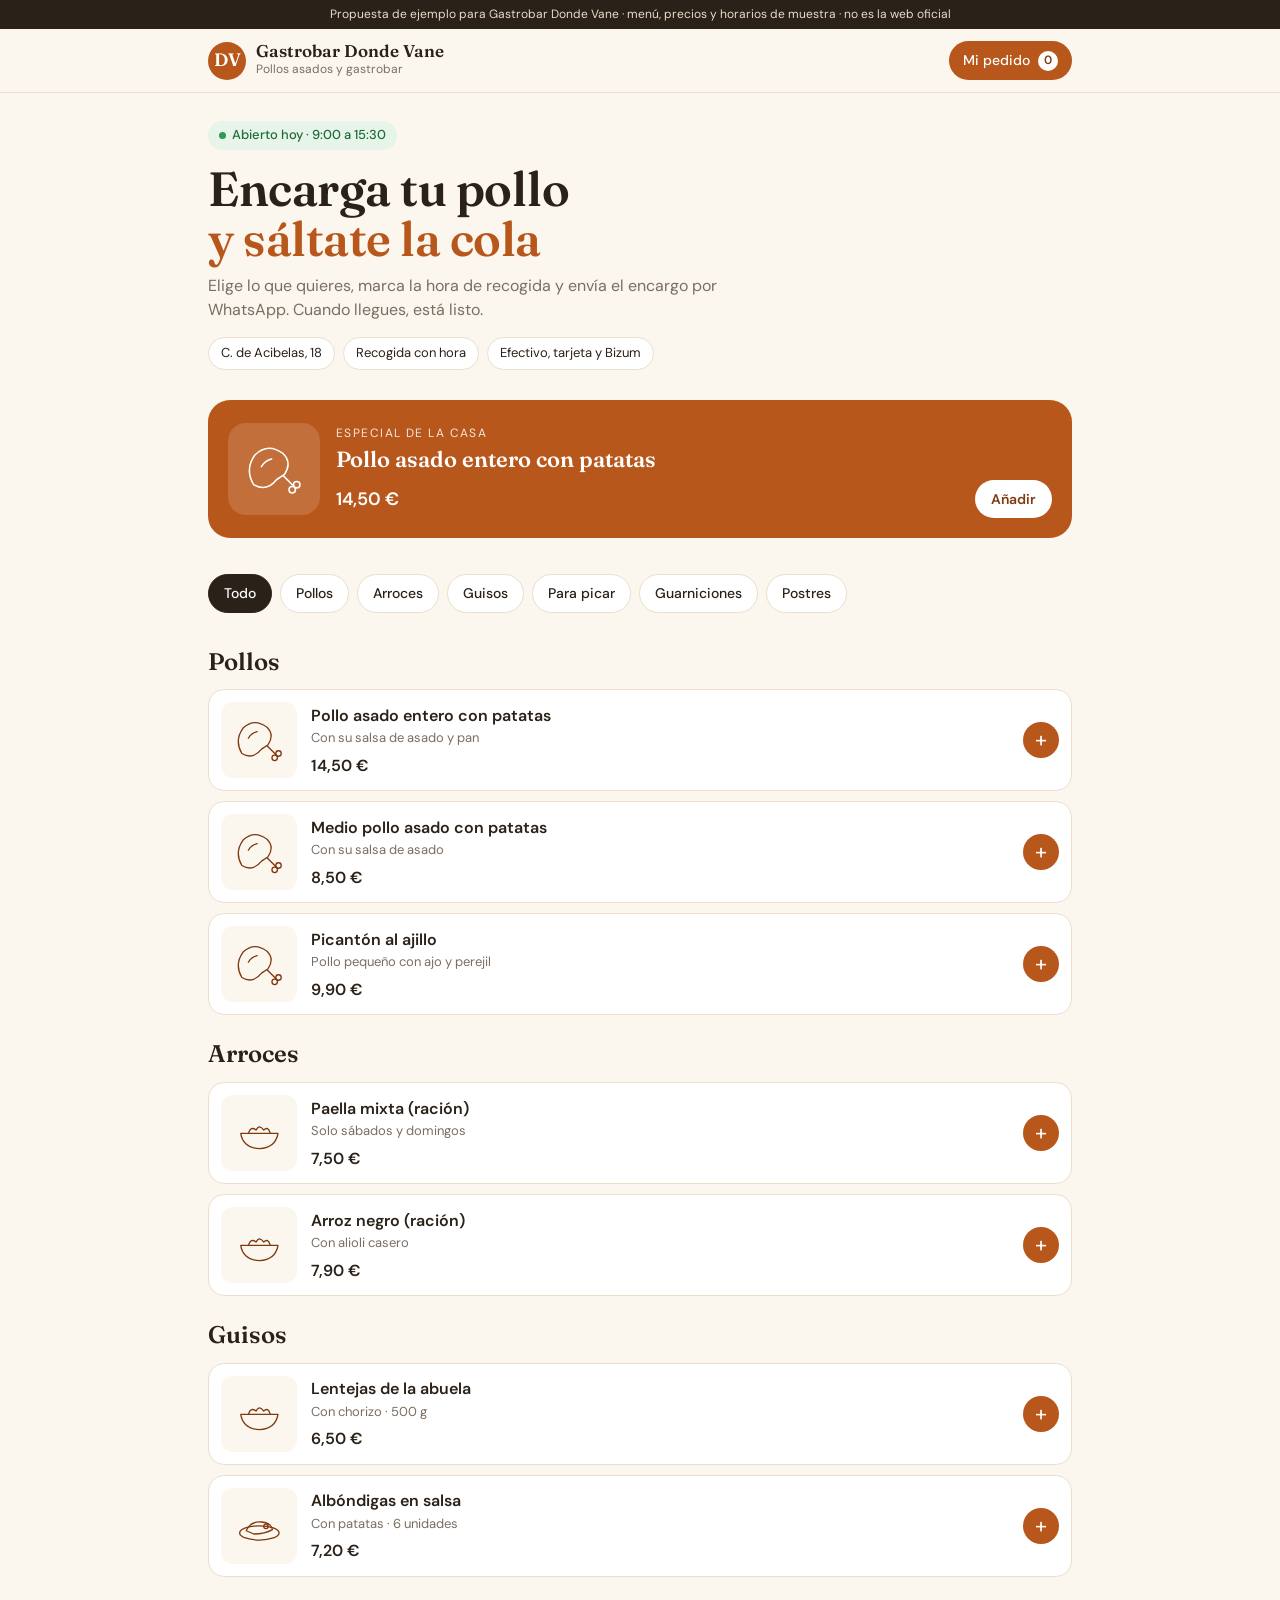
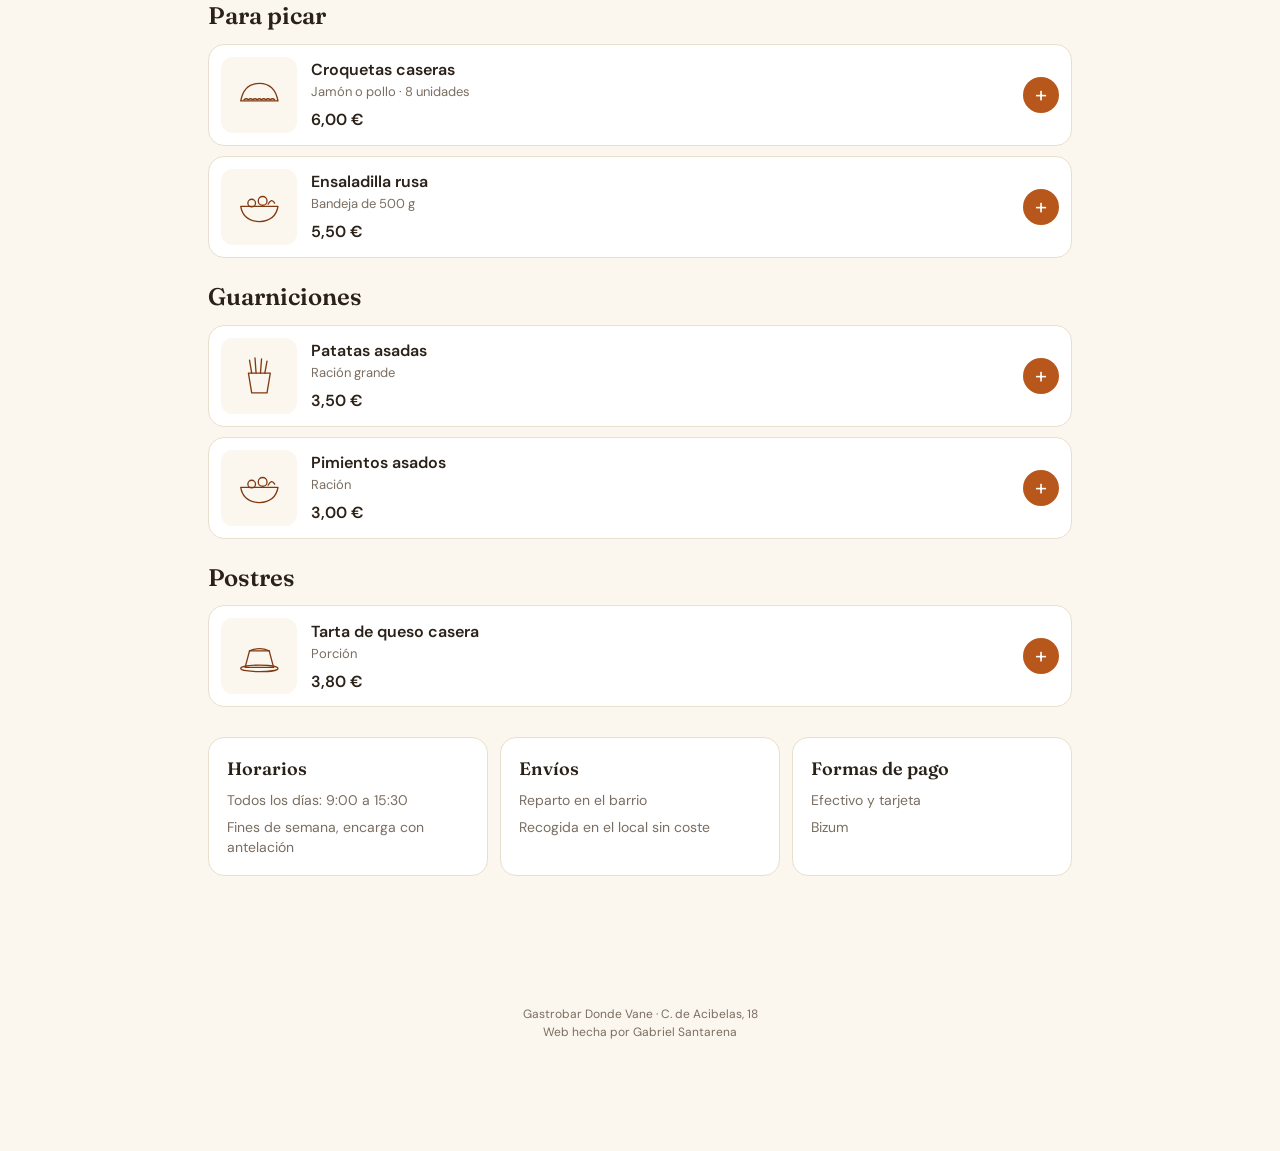
<file: demo/donde-vane/index.html>
<!DOCTYPE html>
<html lang="es">
<head>
<meta charset="UTF-8">
<meta name="robots" content="noindex">
<meta name="viewport" content="width=device-width, initial-scale=1">
<title>Gastrobar Donde Vane — Encarga tu pollo</title>
<link rel="preconnect" href="https://fonts.googleapis.com">
<link rel="preconnect" href="https://fonts.gstatic.com" crossorigin>
<link href="https://fonts.googleapis.com/css2?family=Fraunces:opsz,wght@9..144,500;9..144,600&family=DM+Sans:wght@400;500;600&display=swap" rel="stylesheet">
<style>
  :root{
    --brand:#b8571c; --brand-dark:#7f3a10; --cream:#fbf6ee; --ink:#2a2118; --muted:#7a6e62; --line:#eadfce;
    --wa:#1f8a4c; --radius:16px;
  }
  *{box-sizing:border-box;margin:0;padding:0}
  html{scroll-behavior:smooth}
  body{font-family:'DM Sans',system-ui,sans-serif;color:var(--ink);background:var(--cream);line-height:1.45;-webkit-font-smoothing:antialiased}
  button{font:inherit;color:inherit;background:none;border:none;cursor:pointer}
  .serif{font-family:'Fraunces',Georgia,serif}

  .demo-bar{background:var(--ink);color:#e8dccb;font-size:12px;text-align:center;padding:6px 12px}
  header{position:sticky;top:0;z-index:20;background:rgba(251,246,238,.95);backdrop-filter:blur(8px);border-bottom:1px solid var(--line)}
  .nav{max-width:900px;margin:0 auto;display:flex;align-items:center;justify-content:space-between;padding:12px 18px;gap:10px}
  .logo{display:flex;align-items:center;gap:10px}
  .logo-mark{width:38px;height:38px;border-radius:50%;background:var(--brand);color:#fff;display:grid;place-items:center;font-family:'Fraunces',serif;font-weight:600;font-size:18px}
  .logo-name{font-family:'Fraunces',serif;font-weight:600;font-size:17px;line-height:1.1}
  .logo-sub{font-size:12px;color:var(--muted)}
  .cart-btn{display:flex;align-items:center;gap:8px;background:var(--brand);color:#fff;border-radius:999px;padding:9px 14px;font-size:14px;font-weight:500;white-space:nowrap}
  .cart-count{background:#fff;color:var(--brand-dark);border-radius:999px;min-width:20px;height:20px;font-size:12px;display:grid;place-items:center;padding:0 6px;font-weight:600}

  .hero{max-width:900px;margin:0 auto;padding:28px 18px 8px}
  .open{display:inline-flex;align-items:center;gap:6px;background:#e6f4ea;color:#1f6b3a;font-size:13px;font-weight:500;padding:5px 11px;border-radius:999px}
  .open::before{content:"";width:7px;height:7px;border-radius:50%;background:#2e9b55}
  .hero h1{font-family:'Fraunces',serif;font-weight:600;font-size:clamp(32px,7vw,48px);line-height:1.05;margin:14px 0 10px;letter-spacing:-.01em}
  .hero h1 em{font-style:normal;color:var(--brand)}
  .hero p{color:var(--muted);font-size:16px;max-width:520px}
  .facts{display:flex;gap:8px;flex-wrap:wrap;margin-top:16px}
  .fact{background:#fff;border:1px solid var(--line);border-radius:999px;padding:6px 12px;font-size:13px}

  .daily{max-width:900px;margin:22px auto 0;padding:0 18px}
  .daily-card{background:var(--brand);color:#fff;border-radius:22px;padding:20px;display:flex;gap:16px;align-items:center}
  .daily-card .ill{width:92px;height:92px;flex:0 0 auto;background:rgba(255,255,255,.14);border-radius:18px;display:grid;place-items:center}
  .daily-card .ill svg{width:70%;height:70%}
  .daily-card small{font-size:12px;letter-spacing:.12em;text-transform:uppercase;opacity:.85}
  .daily-card h2{font-family:'Fraunces',serif;font-weight:600;font-size:22px;line-height:1.15;margin:4px 0}
  .daily-card .row{display:flex;align-items:center;justify-content:space-between;gap:10px;margin-top:8px}
  .daily-card .p{font-size:18px;font-weight:600}
  .btn-white{background:#fff;color:var(--brand-dark);border-radius:999px;padding:9px 16px;font-weight:600;font-size:14px}

  .menu{max-width:900px;margin:0 auto;padding:26px 18px 120px}
  .chips{position:sticky;top:63px;z-index:10;background:var(--cream);display:flex;gap:8px;overflow-x:auto;padding:10px 0;scrollbar-width:none}
  .chips::-webkit-scrollbar{display:none}
  .chip{flex:0 0 auto;border:1px solid var(--line);background:#fff;border-radius:999px;padding:8px 15px;font-size:14px;font-weight:500}
  .chip.on{background:var(--ink);border-color:var(--ink);color:#fff}
  .cat-title{font-family:'Fraunces',serif;font-weight:600;font-size:24px;margin:22px 0 10px}
  .item{display:flex;gap:14px;align-items:center;background:#fff;border:1px solid var(--line);border-radius:var(--radius);padding:12px;margin-bottom:10px}
  .item .ill{width:76px;height:76px;flex:0 0 auto;border-radius:12px;background:var(--cream);display:grid;place-items:center}
  .item .ill svg{width:72%;height:72%}
  .item .info{flex:1;min-width:0}
  .item h3{font-size:16px;font-weight:600}
  .item p{font-size:13px;color:var(--muted);margin:2px 0 6px}
  .item .price{font-weight:600}
  .add{width:36px;height:36px;border-radius:50%;background:var(--brand);color:#fff;font-size:22px;line-height:1;flex:0 0 auto}
  .stepper{display:flex;align-items:center;gap:8px;flex:0 0 auto}
  .stepper button{width:32px;height:32px;border-radius:50%;border:1px solid var(--line);font-size:18px;line-height:1}
  .stepper button.plus{background:var(--brand);color:#fff;border-color:var(--brand)}
  .stepper span{min-width:16px;text-align:center;font-weight:600}

  .info-sec{display:grid;gap:12px;margin-top:30px}
  .box{background:#fff;border:1px solid var(--line);border-radius:var(--radius);padding:18px}
  .box h3{font-family:'Fraunces',serif;font-weight:600;font-size:18px;margin-bottom:8px}
  .box ul{list-style:none;display:grid;gap:6px;color:var(--muted);font-size:14px}
  .pending{display:inline-block;font-family:'DM Sans',sans-serif;font-size:11px;font-weight:500;background:#fff3d6;color:#8a5a00;border-radius:999px;padding:2px 8px;margin-left:6px;vertical-align:middle}
  footer{text-align:center;color:var(--muted);font-size:12px;padding:10px 18px 110px}

  .floating{position:fixed;left:14px;right:14px;bottom:14px;z-index:30;display:none}
  .floating.show{display:block}
  .floating button{width:100%;background:var(--wa);color:#fff;border-radius:999px;padding:15px 18px;font-size:15px;font-weight:500;display:flex;justify-content:space-between;align-items:center;box-shadow:0 8px 24px rgba(0,0,0,.18)}

  .overlay{position:fixed;inset:0;background:rgba(42,33,24,.45);z-index:40;opacity:0;pointer-events:none;transition:opacity .2s}
  .overlay.show{opacity:1;pointer-events:auto}
  .drawer{position:fixed;left:0;right:0;bottom:0;max-height:90vh;background:#fff;border-radius:22px 22px 0 0;z-index:50;transform:translateY(100%);transition:transform .25s ease;display:flex;flex-direction:column}
  .drawer.show{transform:none}
  .drawer-head{display:flex;justify-content:space-between;align-items:center;padding:16px 18px;border-bottom:1px solid var(--line)}
  .drawer-head h2{font-family:'Fraunces',serif;font-weight:600;font-size:22px}
  .x{font-size:26px;width:36px;height:36px;line-height:1}
  .drawer-body{overflow-y:auto;padding:12px 18px}
  .line{display:flex;align-items:center;gap:10px;padding:10px 0;border-bottom:1px solid var(--line);font-size:14px}
  .line .n{flex:1}
  .line .n small{display:block;color:var(--muted)}
  .sum{display:flex;justify-content:space-between;padding:12px 0 2px;font-size:14px;color:var(--muted)}
  .sum.total{font-size:17px;font-weight:600;color:var(--ink)}
  .field{margin-top:14px}
  .field label{display:block;font-size:13px;color:var(--muted);margin-bottom:6px}
  .field input,.field textarea{width:100%;border:1px solid var(--line);border-radius:12px;padding:11px 12px;font:inherit;font-size:15px;background:#fff}
  .field textarea{resize:vertical;min-height:58px}
  .seg{display:grid;grid-template-columns:1fr 1fr;gap:8px}
  .seg button{border:1px solid var(--line);border-radius:12px;padding:11px;font-size:14px;font-weight:500}
  .seg button.on{background:var(--ink);border-color:var(--ink);color:#fff}
  .drawer-foot{padding:14px 18px 20px;border-top:1px solid var(--line)}
  .btn-wa{width:100%;background:var(--wa);color:#fff;border-radius:999px;padding:15px;font-size:15px;font-weight:600}
  .err{color:#b42318;font-size:13px;margin-top:8px;display:none}
  .empty{text-align:center;color:var(--muted);padding:30px 0}

  .modal{position:fixed;left:50%;top:50%;transform:translate(-50%,-50%) scale(.96);width:min(92vw,420px);background:#fff;border-radius:20px;z-index:60;padding:20px;opacity:0;pointer-events:none;transition:all .2s}
  .modal.show{opacity:1;pointer-events:auto;transform:translate(-50%,-50%) scale(1)}
  .modal h3{font-family:'Fraunces',serif;font-weight:600;font-size:21px;margin-bottom:6px}
  .modal p{font-size:14px;color:var(--muted);margin-bottom:12px}
  .bubble{background:#dcf8c6;border-radius:12px 12px 2px 12px;padding:12px 14px;font-size:14px;white-space:pre-wrap;margin-bottom:14px;max-height:42vh;overflow:auto}
  .mrow{display:flex;gap:8px}
  .mrow button{flex:1;border-radius:999px;padding:12px;font-weight:500}
  .ghost{border:1px solid var(--line)}
  .dark{background:var(--ink);color:#fff}
  .toast{position:fixed;left:50%;bottom:88px;transform:translateX(-50%) translateY(20px);background:var(--ink);color:#fff;padding:10px 18px;border-radius:999px;font-size:14px;opacity:0;transition:all .2s;z-index:70;pointer-events:none;white-space:nowrap}
  .toast.show{opacity:1;transform:translateX(-50%) translateY(0)}

  @media (min-width:720px){
    .info-sec{grid-template-columns:repeat(3,1fr)}
    .drawer{left:auto;top:0;width:420px;max-height:none;border-radius:0;transform:translateX(100%)}
    .drawer.show{transform:none}
    .floating{left:auto;width:340px}
  }
</style>
</head>
<body>
<div class="demo-bar">Propuesta de ejemplo para Gastrobar Donde Vane · menú, precios y horarios de muestra · no es la web oficial</div>

<header>
  <nav class="nav">
    <div class="logo">
      <div class="logo-mark">DV</div>
      <div><div class="logo-name">Gastrobar Donde Vane</div><div class="logo-sub">Pollos asados y gastrobar</div></div>
    </div>
    <button class="cart-btn" onclick="openCart()">Mi pedido <span class="cart-count" id="count">0</span></button>
  </nav>
</header>

<section class="hero">
  <span class="open">Abierto hoy · 9:00 a 15:30</span>
  <h1>Encarga tu pollo<br><em>y sáltate la cola</em></h1>
  <p>Elige lo que quieres, marca la hora de recogida y envía el encargo por WhatsApp. Cuando llegues, está listo.</p>
  <div class="facts"><span class="fact">C. de Acibelas, 18</span><span class="fact">Recogida con hora</span><span class="fact">Efectivo, tarjeta y Bizum</span></div>
</section>

<section class="daily">
  <div class="daily-card">
    <div class="ill" id="dailyIll"></div>
    <div style="flex:1;min-width:0">
      <small>Especial de la casa</small>
      <h2 id="dailyName"></h2>
      <div class="row"><span class="p" id="dailyPrice"></span><button class="btn-white" onclick="add(DAILY.id)">Añadir</button></div>
    </div>
  </div>
</section>

<main class="menu">
  <div class="chips" id="chips"></div>
  <div id="list"></div>

  <div class="info-sec">
    <div class="box"><h3>Horarios</h3><ul><li>Todos los días: 9:00 a 15:30</li><li>Fines de semana, encarga con antelación</li></ul></div>
    <div class="box"><h3>Envíos</h3><ul><li>Reparto en el barrio</li><li>Recogida en el local sin coste</li></ul></div>
    <div class="box"><h3>Formas de pago</h3><ul><li>Efectivo y tarjeta</li><li>Bizum</li></ul></div>
  </div>
</main>

<footer>Gastrobar Donde Vane · C. de Acibelas, 18<br>Web hecha por Gabriel Santarena</footer>

<div class="floating" id="floating"><button onclick="openCart()"><span id="floatTxt">Ver pedido</span><span id="floatTotal"></span></button></div>
<div class="overlay" id="overlay" onclick="overlayClick()"></div>

<aside class="drawer" id="drawer" aria-label="Mi pedido">
  <div class="drawer-head"><h2>Mi pedido</h2><button class="x" onclick="closeAll()" aria-label="Cerrar">×</button></div>
  <div class="drawer-body" id="cartBody"></div>
  <div class="drawer-foot">
    <button class="btn-wa" onclick="sendOrder()">Enviar pedido por WhatsApp</button>
    <div class="err" id="err"></div>
  </div>
</aside>

<div class="modal" id="modal" role="dialog" aria-labelledby="mTitle">
  <h3 id="mTitle">Así os llega el encargo</h3>
  <p>En la versión final este botón abre el WhatsApp del local con el pedido ya escrito.</p>
  <div class="bubble" id="bubble"></div>
  <div class="mrow"><button class="ghost" onclick="closeModal()">Cerrar</button><button class="dark" onclick="copyMsg()">Copiar mensaje</button></div>
</div>
<div class="toast" id="toast"></div>

<script>
/* ===== CONFIGURACIÓN: completar con los datos reales del local ===== */
const CONFIG = { whatsapp: "", tienda: "Gastrobar Donde Vane", envio: 0 };   // whatsapp ej: "5492604123456"

/* Menú: cambiar nombres, descripciones y precios por los reales. */
const MENU = [
  {id:1,  cat:"Pollos",       nombre:"Pollo asado entero con patatas", desc:"Con su salsa de asado y pan",          precio:14.50, icono:"pollo", diario:true},
  {id:2,  cat:"Pollos",       nombre:"Medio pollo asado con patatas",  desc:"Con su salsa de asado",                precio:8.50,  icono:"pollo"},
  {id:3,  cat:"Pollos",       nombre:"Picantón al ajillo",             desc:"Pollo pequeño con ajo y perejil",      precio:9.90,  icono:"pollo"},
  {id:4,  cat:"Arroces",      nombre:"Paella mixta (ración)",          desc:"Solo sábados y domingos",              precio:7.50,  icono:"pasta"},
  {id:5,  cat:"Arroces",      nombre:"Arroz negro (ración)",           desc:"Con alioli casero",                    precio:7.90,  icono:"pasta"},
  {id:6,  cat:"Guisos",       nombre:"Lentejas de la abuela",          desc:"Con chorizo · 500 g",                  precio:6.50,  icono:"pasta"},
  {id:7,  cat:"Guisos",       nombre:"Albóndigas en salsa",            desc:"Con patatas · 6 unidades",             precio:7.20,  icono:"mila"},
  {id:8,  cat:"Para picar",   nombre:"Croquetas caseras",              desc:"Jamón o pollo · 8 unidades",           precio:6.00,  icono:"empanada"},
  {id:9,  cat:"Para picar",   nombre:"Ensaladilla rusa",               desc:"Bandeja de 500 g",                     precio:5.50,  icono:"ensalada"},
  {id:10, cat:"Guarniciones", nombre:"Patatas asadas",                 desc:"Ración grande",                        precio:3.50,  icono:"papas"},
  {id:11, cat:"Guarniciones", nombre:"Pimientos asados",               desc:"Ración",                               precio:3.00,  icono:"ensalada"},
  {id:12, cat:"Postres",      nombre:"Tarta de queso casera",          desc:"Porción",                              precio:3.80,  icono:"flan"}
];

const ICONS = {
  pollo:'<path d="M18 74 Q4 50 20 28 Q40 8 64 26 Q78 40 66 58 L54 66 Q38 86 18 74 Z"/><path d="M30 46 Q36 36 46 34"/><path d="M64 60 L80 76"/><circle cx="85" cy="74" r="5"/><circle cx="78" cy="82" r="5"/>',
  mila:'<ellipse cx="50" cy="62" rx="36" ry="13"/><path d="M26 58 Q34 40 54 42 Q72 44 74 56 Q60 64 40 64 Z"/><circle cx="62" cy="50" r="4"/>',
  sandwich:'<path d="M18 46 Q50 22 82 46 Z"/><path d="M16 52 Q30 48 44 54 Q58 48 84 52"/><path d="M18 58 L82 58 L82 66 Q50 72 18 66 Z"/>',
  empanada:'<path d="M16 62 Q22 30 50 30 Q78 30 84 62 Z"/><path d="M22 60 Q26 56 30 60 Q34 56 38 60 Q42 56 46 60 Q50 56 54 60 Q58 56 62 60 Q66 56 70 60 Q74 56 78 60"/>',
  pasta:'<path d="M16 50 L84 50 Q80 76 50 78 Q20 76 16 50 Z"/><path d="M30 50 Q34 36 44 44 Q50 32 58 44 Q66 36 70 50"/>',
  papas:'<path d="M30 46 L70 46 L64 82 L36 82 Z"/><path d="M36 46 L32 22 M44 46 L42 18 M52 46 L54 20 M60 46 L64 24"/>',
  ensalada:'<path d="M16 50 L84 50 Q80 76 50 78 Q20 76 16 50 Z"/><circle cx="36" cy="44" r="7"/><circle cx="56" cy="40" r="8"/><path d="M66 46 Q72 34 78 44"/>',
  flan:'<path d="M32 40 L68 40 L76 70 L24 70 Z"/><path d="M32 40 Q50 32 68 40"/><ellipse cx="50" cy="72" rx="34" ry="6"/>'
};
const svg = (k) => `<svg viewBox="0 0 100 100" fill="none" stroke="var(--brand-dark)" stroke-width="2.4" stroke-linejoin="round" stroke-linecap="round" aria-hidden="true">${ICONS[k]||""}</svg>`;
const svgW = (k) => `<svg viewBox="0 0 100 100" fill="none" stroke="#fff" stroke-width="2.4" stroke-linejoin="round" stroke-linecap="round" aria-hidden="true">${ICONS[k]||""}</svg>`;
const money = (n) => n==null ? "Consultar precio" : n.toLocaleString("es-ES",{minimumFractionDigits:2,maximumFractionDigits:2}) + "\u00a0€";
const unpriced = () => Object.keys(cart).some(id=>MENU.find(m=>m.id==id).precio==null);

const DAILY = MENU.find(m=>m.diario);
const cart = {};
let filter = "Todo", entrega = "Recoger en el local", pago = "Efectivo", hora = "";
const HORAS = []; for(let h=9; h<=15; h++){ for(const mm of ["00","15","30","45"]){ if(h===15 && mm!=="00" && mm!=="15") continue; HORAS.push(h+":"+mm); } }

document.getElementById("dailyIll").innerHTML = svgW(DAILY.icono);
document.getElementById("dailyName").textContent = DAILY.nombre;
document.getElementById("dailyPrice").textContent = DAILY.etiqueta || money(DAILY.precio);

function renderChips(){
  const cats = ["Todo",...new Set(MENU.map(m=>m.cat))];
  document.getElementById("chips").innerHTML = cats.map(c=>`<button class="chip ${c===filter?'on':''}" onclick="setFilter('${c}')">${c}</button>`).join("");
}
function setFilter(c){ filter=c; renderChips(); renderList(); }

function control(m){
  const q = cart[m.id]||0;
  if(!q) return `<button class="add" onclick="add(${m.id})" aria-label="Agregar ${m.nombre}">+</button>`;
  return `<div class="stepper"><button onclick="chg(${m.id},-1)" aria-label="Quitar uno">−</button><span>${q}</span><button class="plus" onclick="chg(${m.id},1)" aria-label="Sumar uno">+</button></div>`;
}
function renderList(){
  const cats = filter==="Todo" ? [...new Set(MENU.map(m=>m.cat))] : [filter];
  document.getElementById("list").innerHTML = cats.map(c=>`<h2 class="cat-title">${c}</h2>` + MENU.filter(m=>m.cat===c).map(m=>`
    <div class="item"><div class="ill">${svg(m.icono)}</div>
      <div class="info"><h3>${m.nombre}</h3><p>${m.desc}</p><span class="price">${money(m.precio)}</span></div>
      ${control(m)}</div>`).join("")).join("");
}

function add(id){ cart[id]=(cart[id]||0)+1; const m=MENU.find(x=>x.id===id); toast(m.nombre+" añadido"); refresh(); }
function chg(id,d){ cart[id]=(cart[id]||0)+d; if(cart[id]<=0) delete cart[id]; refresh(); if(document.getElementById("drawer").classList.contains("show")) renderCart(); }
function subtotal(){ return Object.entries(cart).reduce((s,[id,q])=>s+(MENU.find(m=>m.id==id).precio||0)*q,0); }
function units(){ return Object.values(cart).reduce((a,b)=>a+b,0); }

function refresh(){
  renderList();
  const n = units();
  document.getElementById("count").textContent = n;
  document.getElementById("floatTxt").textContent = `Ver pedido (${n})`;
  document.getElementById("floatTotal").textContent = unpriced() ? "Ver y enviar →" : money(subtotal());
  document.getElementById("floating").classList.toggle("show", n>0 && !document.getElementById("drawer").classList.contains("show"));
}

function renderCart(){
  const body = document.getElementById("cartBody");
  const keep = {nombre:val("nombre"), dir:val("dir"), nota:val("nota")};
  if(!units()){ body.innerHTML = `<div class="empty">Todavía no has añadido nada.</div>`; return; }
  const envio = entrega==="Envío a domicilio" ? CONFIG.envio : 0;
  body.innerHTML = Object.entries(cart).map(([id,q])=>{ const m=MENU.find(x=>x.id==id);
    return `<div class="line"><div class="n">${m.nombre}<small>${m.precio==null?"Precio a confirmar":money(m.precio)+" c/u"}</small></div>
      <div class="stepper"><button onclick="chg(${m.id},-1)" aria-label="Quitar uno">−</button><span>${q}</span><button class="plus" onclick="chg(${m.id},1)" aria-label="Sumar uno">+</button></div></div>`;}).join("")
  + (unpriced() ? "" : `<div class="sum"><span>Subtotal</span><span>${money(subtotal())}</span></div>`)
  + (entrega==="Envío a domicilio" ? `<div class="sum"><span>Envío</span><span>${envio? money(envio) : "a confirmar"}</span></div>` : "")
  + `<div class="sum total"><span>Total</span><span>${unpriced() ? "a confirmar" : money(subtotal()+envio)}</span></div>
    <div class="field"><label for="nombre">Tu nombre</label><input id="nombre" placeholder="Lucía" value="${esc(keep.nombre)}"></div>
    <div class="field"><label>Entrega</label><div class="seg">
      <button class="${entrega==='Recoger en el local'?'on':''}" onclick="setE('Recoger en el local')">Recoger en el local</button>
      <button class="${entrega==='Envío a domicilio'?'on':''}" onclick="setE('Envío a domicilio')">A domicilio</button></div></div>
    <div class="field"><label for="hora">${entrega==='Envío a domicilio'?'Hora de entrega':'Hora de recogida'}</label><select id="hora" onchange="hora=this.value" style="width:100%;border:1px solid var(--line);border-radius:12px;padding:11px 12px;font:inherit;font-size:15px;background:#fff"><option value="">Elige una hora</option>${HORAS.map(h=>`<option ${hora===h?'selected':''}>${h}</option>`).join("")}</select></div>
    ${entrega==='Envío a domicilio'?`<div class="field"><label for="dir">Dirección</label><input id="dir" placeholder="Calle, número y barrio" value="${esc(keep.dir)}"></div>`:""}
    <div class="field"><label>Pago</label><div class="seg">
      <button class="${pago==='Efectivo'?'on':''}" onclick="setP('Efectivo')">Efectivo</button>
      <button class="${pago==='Bizum'?'on':''}" onclick="setP('Bizum')">Bizum</button></div></div>
    <div class="field"><label for="nota">Aclaraciones (opcional)</label><textarea id="nota" placeholder="Pollo bien hecho, sin salsa…">${esc(keep.nota)}</textarea></div>`;
}
const val = (id) => (document.getElementById(id)?.value || "");
const esc = (s) => s.replace(/&/g,"&amp;").replace(/"/g,"&quot;").replace(/</g,"&lt;");
function setE(e){ entrega=e; renderCart(); }
function setP(p){ pago=p; renderCart(); }

function openCart(){ renderCart(); document.getElementById("err").style.display="none";
  document.getElementById("overlay").classList.add("show"); document.getElementById("drawer").classList.add("show");
  document.getElementById("floating").classList.remove("show"); }
function closeAll(){ document.getElementById("overlay").classList.remove("show"); document.getElementById("drawer").classList.remove("show"); closeModal(); refresh(); }

function buildMsg(){
  const lines = Object.entries(cart).map(([id,q])=>{ const m=MENU.find(x=>x.id==id); return m.precio==null ? `• ${q} x ${m.nombre}` : `• ${q} x ${m.nombre} — ${money(m.precio*q)}`; });
  let msg = `¡Hola ${CONFIG.tienda}! Quiero hacer un encargo:\n${lines.join("\n")}\n\nTotal: ${unpriced() ? "a confirmar" : money(subtotal()) + (entrega==="Envío a domicilio"?" + envío":"")}\n\nNombre: ${val("nombre").trim()}\nEntrega: ${entrega}`;
  if(entrega==="Envío a domicilio") msg += `\nDirección: ${val("dir").trim()}`;
  msg += `\n${entrega==="Envío a domicilio"?"Hora de entrega":"Hora de recogida"}: ${hora}`;
  msg += `\nPago: ${pago}`;
  if(val("nota").trim()) msg += `\nAclaraciones: ${val("nota").trim()}`;
  return msg + `\n\n(Pedido enviado desde la web)`;
}
function sendOrder(){
  const err = document.getElementById("err");
  const fail = (t,id)=>{ err.textContent=t; err.style.display="block"; if(id) document.getElementById(id)?.focus(); };
  if(!units()) return fail("Añade al menos un plato.");
  if(!val("nombre").trim()) return fail("Escribe tu nombre.","nombre");
  if(!hora) return fail("Elige la hora.","hora");
  if(entrega==="Envío a domicilio" && !val("dir").trim()) return fail("Escribe la dirección de entrega.","dir");
  err.style.display="none";
  const msg = buildMsg();
  if(CONFIG.whatsapp){ window.location.href = `https://wa.me/${CONFIG.whatsapp}?text=${encodeURIComponent(msg)}`; return; }
  document.getElementById("bubble").textContent = msg;
  document.getElementById("modal").classList.add("show");
  document.getElementById("overlay").style.zIndex = 55;
}
function closeModal(){ document.getElementById("modal").classList.remove("show"); document.getElementById("overlay").style.zIndex=""; }
function overlayClick(){ if(document.getElementById("modal").classList.contains("show")) closeModal(); else closeAll(); }
async function copyMsg(){ try{ await navigator.clipboard.writeText(buildMsg()); toast("Mensaje copiado"); }catch(e){ toast("No se pudo copiar"); } }
let tt; function toast(t){ const el=document.getElementById("toast"); el.textContent=t; el.classList.add("show"); clearTimeout(tt); tt=setTimeout(()=>el.classList.remove("show"),1500); }

renderChips(); refresh();
</script>
</body>
</html>
</file>
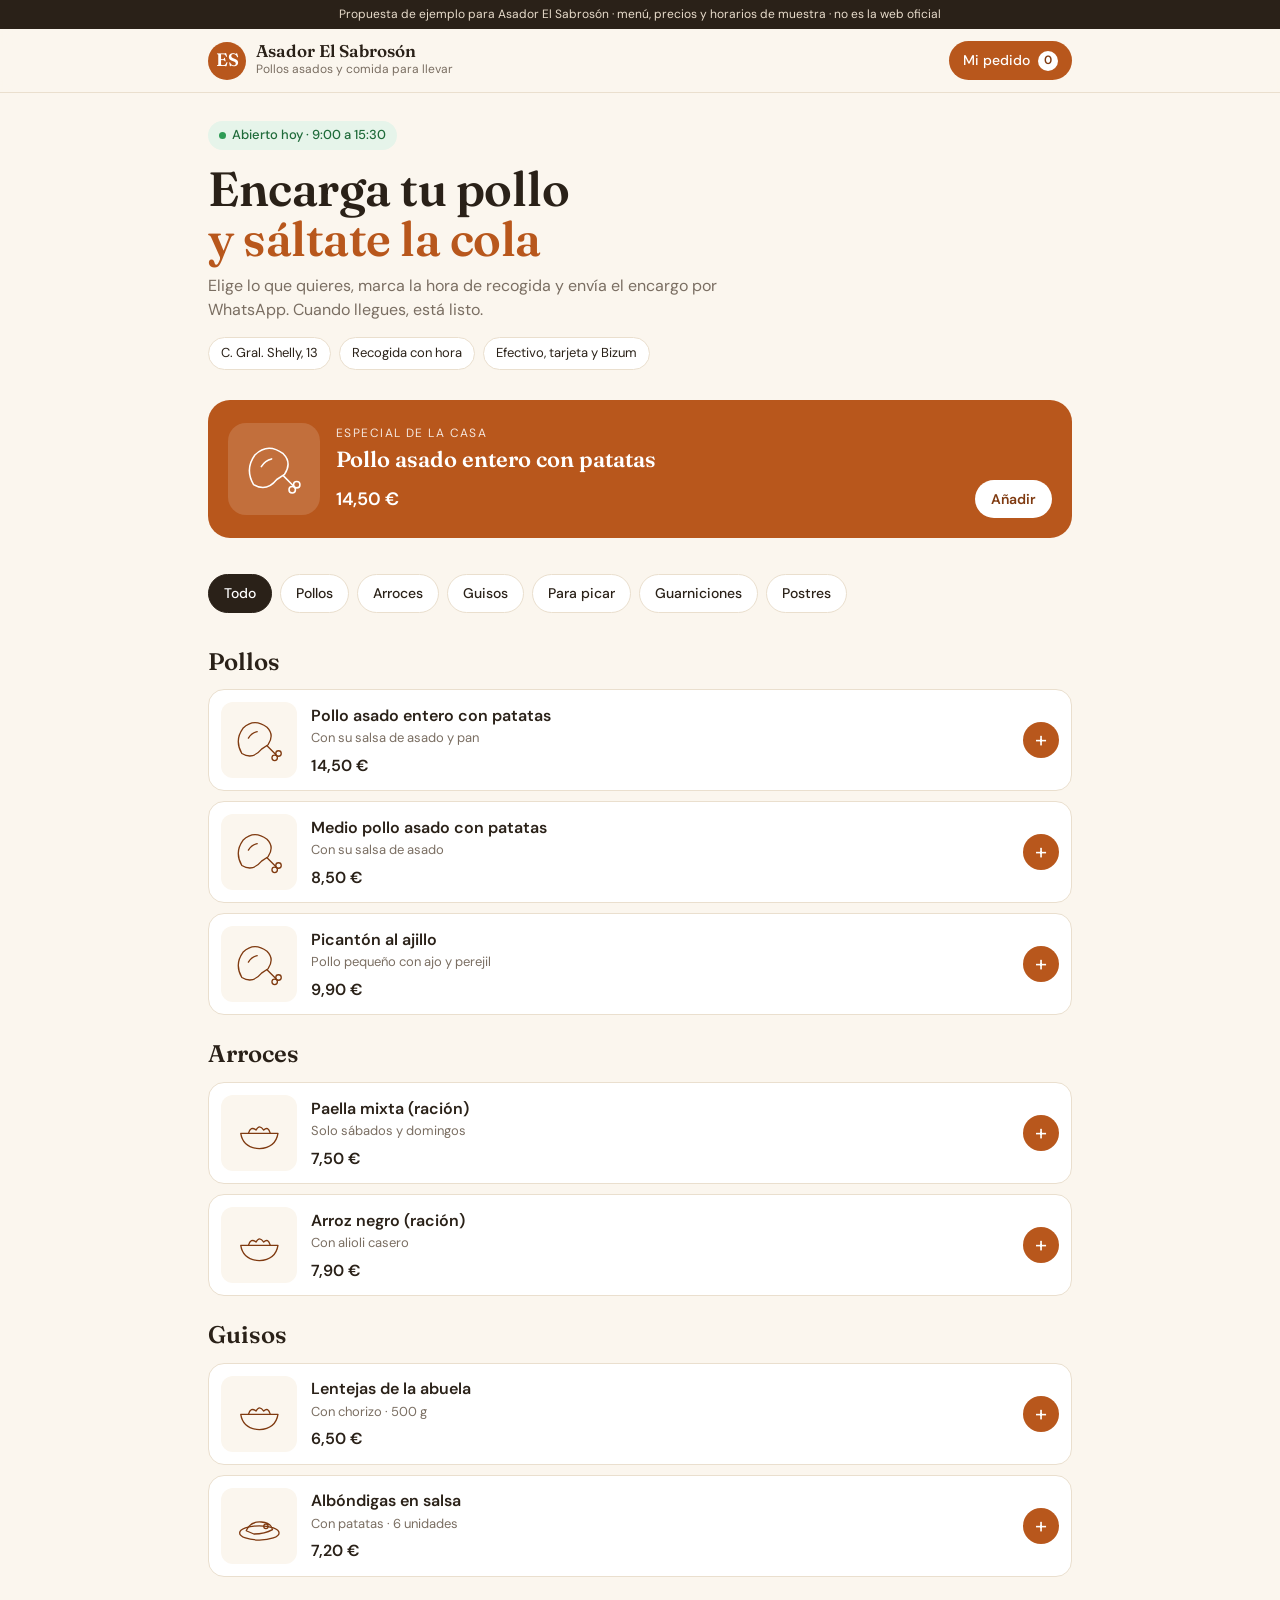
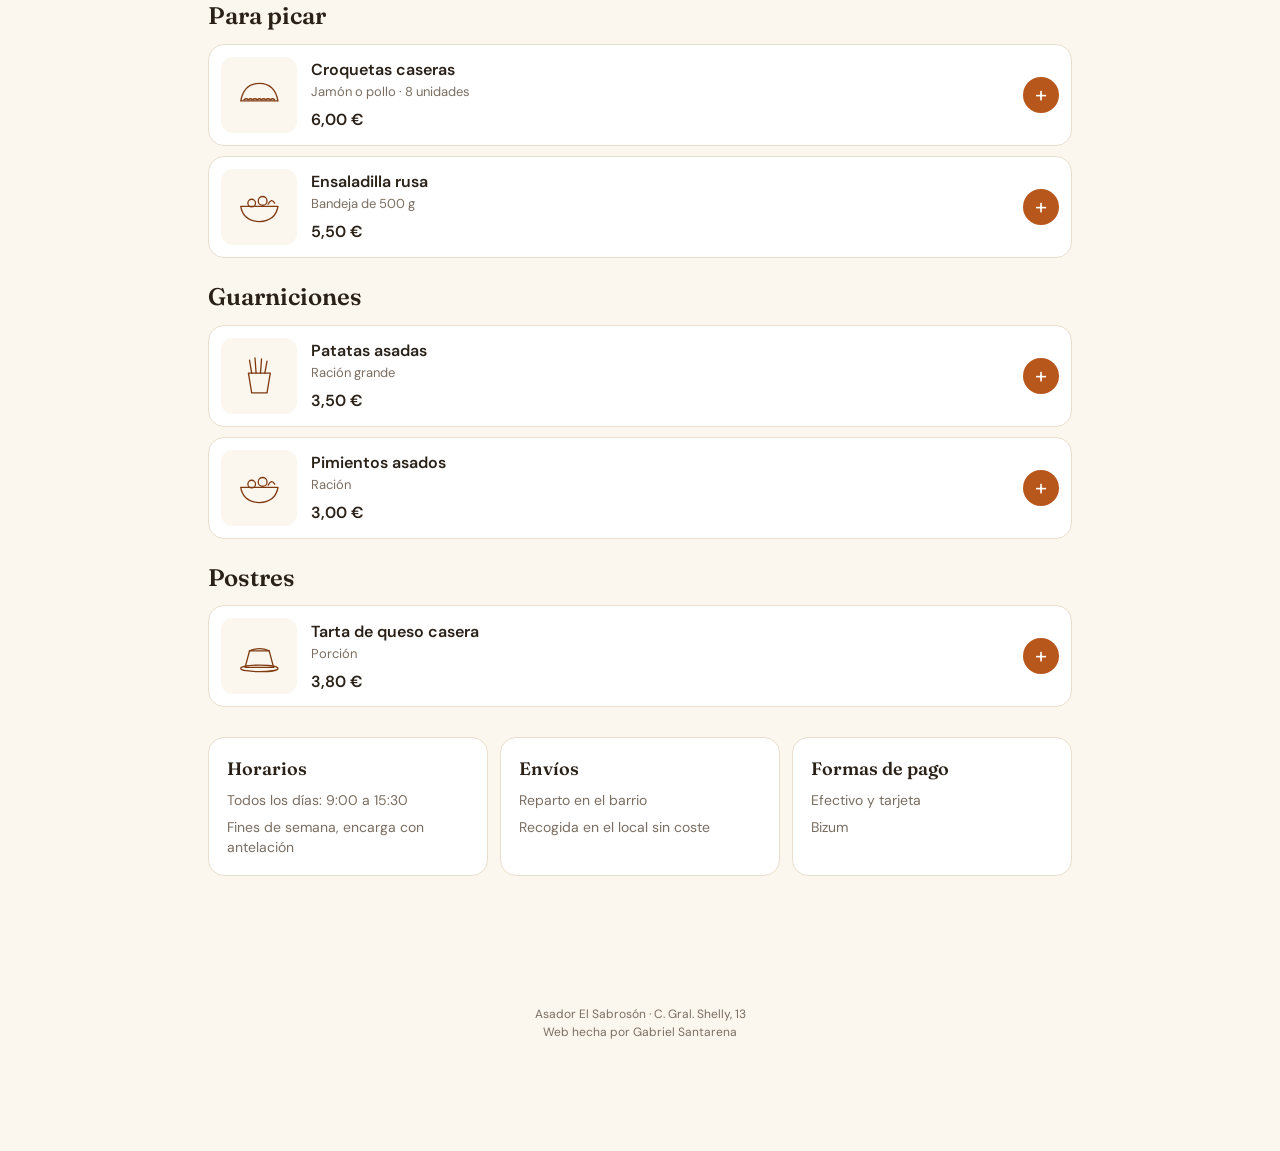
<file: demo/el-sabroson/index.html>
<!DOCTYPE html>
<html lang="es">
<head>
<meta charset="UTF-8">
<meta name="robots" content="noindex">
<meta name="viewport" content="width=device-width, initial-scale=1">
<title>Asador El Sabrosón — Encarga tu pollo</title>
<link rel="preconnect" href="https://fonts.googleapis.com">
<link rel="preconnect" href="https://fonts.gstatic.com" crossorigin>
<link href="https://fonts.googleapis.com/css2?family=Fraunces:opsz,wght@9..144,500;9..144,600&family=DM+Sans:wght@400;500;600&display=swap" rel="stylesheet">
<style>
  :root{
    --brand:#b8571c; --brand-dark:#7f3a10; --cream:#fbf6ee; --ink:#2a2118; --muted:#7a6e62; --line:#eadfce;
    --wa:#1f8a4c; --radius:16px;
  }
  *{box-sizing:border-box;margin:0;padding:0}
  html{scroll-behavior:smooth}
  body{font-family:'DM Sans',system-ui,sans-serif;color:var(--ink);background:var(--cream);line-height:1.45;-webkit-font-smoothing:antialiased}
  button{font:inherit;color:inherit;background:none;border:none;cursor:pointer}
  .serif{font-family:'Fraunces',Georgia,serif}

  .demo-bar{background:var(--ink);color:#e8dccb;font-size:12px;text-align:center;padding:6px 12px}
  header{position:sticky;top:0;z-index:20;background:rgba(251,246,238,.95);backdrop-filter:blur(8px);border-bottom:1px solid var(--line)}
  .nav{max-width:900px;margin:0 auto;display:flex;align-items:center;justify-content:space-between;padding:12px 18px;gap:10px}
  .logo{display:flex;align-items:center;gap:10px}
  .logo-mark{width:38px;height:38px;border-radius:50%;background:var(--brand);color:#fff;display:grid;place-items:center;font-family:'Fraunces',serif;font-weight:600;font-size:18px}
  .logo-name{font-family:'Fraunces',serif;font-weight:600;font-size:17px;line-height:1.1}
  .logo-sub{font-size:12px;color:var(--muted)}
  .cart-btn{display:flex;align-items:center;gap:8px;background:var(--brand);color:#fff;border-radius:999px;padding:9px 14px;font-size:14px;font-weight:500;white-space:nowrap}
  .cart-count{background:#fff;color:var(--brand-dark);border-radius:999px;min-width:20px;height:20px;font-size:12px;display:grid;place-items:center;padding:0 6px;font-weight:600}

  .hero{max-width:900px;margin:0 auto;padding:28px 18px 8px}
  .open{display:inline-flex;align-items:center;gap:6px;background:#e6f4ea;color:#1f6b3a;font-size:13px;font-weight:500;padding:5px 11px;border-radius:999px}
  .open::before{content:"";width:7px;height:7px;border-radius:50%;background:#2e9b55}
  .hero h1{font-family:'Fraunces',serif;font-weight:600;font-size:clamp(32px,7vw,48px);line-height:1.05;margin:14px 0 10px;letter-spacing:-.01em}
  .hero h1 em{font-style:normal;color:var(--brand)}
  .hero p{color:var(--muted);font-size:16px;max-width:520px}
  .facts{display:flex;gap:8px;flex-wrap:wrap;margin-top:16px}
  .fact{background:#fff;border:1px solid var(--line);border-radius:999px;padding:6px 12px;font-size:13px}

  .daily{max-width:900px;margin:22px auto 0;padding:0 18px}
  .daily-card{background:var(--brand);color:#fff;border-radius:22px;padding:20px;display:flex;gap:16px;align-items:center}
  .daily-card .ill{width:92px;height:92px;flex:0 0 auto;background:rgba(255,255,255,.14);border-radius:18px;display:grid;place-items:center}
  .daily-card .ill svg{width:70%;height:70%}
  .daily-card small{font-size:12px;letter-spacing:.12em;text-transform:uppercase;opacity:.85}
  .daily-card h2{font-family:'Fraunces',serif;font-weight:600;font-size:22px;line-height:1.15;margin:4px 0}
  .daily-card .row{display:flex;align-items:center;justify-content:space-between;gap:10px;margin-top:8px}
  .daily-card .p{font-size:18px;font-weight:600}
  .btn-white{background:#fff;color:var(--brand-dark);border-radius:999px;padding:9px 16px;font-weight:600;font-size:14px}

  .menu{max-width:900px;margin:0 auto;padding:26px 18px 120px}
  .chips{position:sticky;top:63px;z-index:10;background:var(--cream);display:flex;gap:8px;overflow-x:auto;padding:10px 0;scrollbar-width:none}
  .chips::-webkit-scrollbar{display:none}
  .chip{flex:0 0 auto;border:1px solid var(--line);background:#fff;border-radius:999px;padding:8px 15px;font-size:14px;font-weight:500}
  .chip.on{background:var(--ink);border-color:var(--ink);color:#fff}
  .cat-title{font-family:'Fraunces',serif;font-weight:600;font-size:24px;margin:22px 0 10px}
  .item{display:flex;gap:14px;align-items:center;background:#fff;border:1px solid var(--line);border-radius:var(--radius);padding:12px;margin-bottom:10px}
  .item .ill{width:76px;height:76px;flex:0 0 auto;border-radius:12px;background:var(--cream);display:grid;place-items:center}
  .item .ill svg{width:72%;height:72%}
  .item .info{flex:1;min-width:0}
  .item h3{font-size:16px;font-weight:600}
  .item p{font-size:13px;color:var(--muted);margin:2px 0 6px}
  .item .price{font-weight:600}
  .add{width:36px;height:36px;border-radius:50%;background:var(--brand);color:#fff;font-size:22px;line-height:1;flex:0 0 auto}
  .stepper{display:flex;align-items:center;gap:8px;flex:0 0 auto}
  .stepper button{width:32px;height:32px;border-radius:50%;border:1px solid var(--line);font-size:18px;line-height:1}
  .stepper button.plus{background:var(--brand);color:#fff;border-color:var(--brand)}
  .stepper span{min-width:16px;text-align:center;font-weight:600}

  .info-sec{display:grid;gap:12px;margin-top:30px}
  .box{background:#fff;border:1px solid var(--line);border-radius:var(--radius);padding:18px}
  .box h3{font-family:'Fraunces',serif;font-weight:600;font-size:18px;margin-bottom:8px}
  .box ul{list-style:none;display:grid;gap:6px;color:var(--muted);font-size:14px}
  .pending{display:inline-block;font-family:'DM Sans',sans-serif;font-size:11px;font-weight:500;background:#fff3d6;color:#8a5a00;border-radius:999px;padding:2px 8px;margin-left:6px;vertical-align:middle}
  footer{text-align:center;color:var(--muted);font-size:12px;padding:10px 18px 110px}

  .floating{position:fixed;left:14px;right:14px;bottom:14px;z-index:30;display:none}
  .floating.show{display:block}
  .floating button{width:100%;background:var(--wa);color:#fff;border-radius:999px;padding:15px 18px;font-size:15px;font-weight:500;display:flex;justify-content:space-between;align-items:center;box-shadow:0 8px 24px rgba(0,0,0,.18)}

  .overlay{position:fixed;inset:0;background:rgba(42,33,24,.45);z-index:40;opacity:0;pointer-events:none;transition:opacity .2s}
  .overlay.show{opacity:1;pointer-events:auto}
  .drawer{position:fixed;left:0;right:0;bottom:0;max-height:90vh;background:#fff;border-radius:22px 22px 0 0;z-index:50;transform:translateY(100%);transition:transform .25s ease;display:flex;flex-direction:column}
  .drawer.show{transform:none}
  .drawer-head{display:flex;justify-content:space-between;align-items:center;padding:16px 18px;border-bottom:1px solid var(--line)}
  .drawer-head h2{font-family:'Fraunces',serif;font-weight:600;font-size:22px}
  .x{font-size:26px;width:36px;height:36px;line-height:1}
  .drawer-body{overflow-y:auto;padding:12px 18px}
  .line{display:flex;align-items:center;gap:10px;padding:10px 0;border-bottom:1px solid var(--line);font-size:14px}
  .line .n{flex:1}
  .line .n small{display:block;color:var(--muted)}
  .sum{display:flex;justify-content:space-between;padding:12px 0 2px;font-size:14px;color:var(--muted)}
  .sum.total{font-size:17px;font-weight:600;color:var(--ink)}
  .field{margin-top:14px}
  .field label{display:block;font-size:13px;color:var(--muted);margin-bottom:6px}
  .field input,.field textarea{width:100%;border:1px solid var(--line);border-radius:12px;padding:11px 12px;font:inherit;font-size:15px;background:#fff}
  .field textarea{resize:vertical;min-height:58px}
  .seg{display:grid;grid-template-columns:1fr 1fr;gap:8px}
  .seg button{border:1px solid var(--line);border-radius:12px;padding:11px;font-size:14px;font-weight:500}
  .seg button.on{background:var(--ink);border-color:var(--ink);color:#fff}
  .drawer-foot{padding:14px 18px 20px;border-top:1px solid var(--line)}
  .btn-wa{width:100%;background:var(--wa);color:#fff;border-radius:999px;padding:15px;font-size:15px;font-weight:600}
  .err{color:#b42318;font-size:13px;margin-top:8px;display:none}
  .empty{text-align:center;color:var(--muted);padding:30px 0}

  .modal{position:fixed;left:50%;top:50%;transform:translate(-50%,-50%) scale(.96);width:min(92vw,420px);background:#fff;border-radius:20px;z-index:60;padding:20px;opacity:0;pointer-events:none;transition:all .2s}
  .modal.show{opacity:1;pointer-events:auto;transform:translate(-50%,-50%) scale(1)}
  .modal h3{font-family:'Fraunces',serif;font-weight:600;font-size:21px;margin-bottom:6px}
  .modal p{font-size:14px;color:var(--muted);margin-bottom:12px}
  .bubble{background:#dcf8c6;border-radius:12px 12px 2px 12px;padding:12px 14px;font-size:14px;white-space:pre-wrap;margin-bottom:14px;max-height:42vh;overflow:auto}
  .mrow{display:flex;gap:8px}
  .mrow button{flex:1;border-radius:999px;padding:12px;font-weight:500}
  .ghost{border:1px solid var(--line)}
  .dark{background:var(--ink);color:#fff}
  .toast{position:fixed;left:50%;bottom:88px;transform:translateX(-50%) translateY(20px);background:var(--ink);color:#fff;padding:10px 18px;border-radius:999px;font-size:14px;opacity:0;transition:all .2s;z-index:70;pointer-events:none;white-space:nowrap}
  .toast.show{opacity:1;transform:translateX(-50%) translateY(0)}

  @media (min-width:720px){
    .info-sec{grid-template-columns:repeat(3,1fr)}
    .drawer{left:auto;top:0;width:420px;max-height:none;border-radius:0;transform:translateX(100%)}
    .drawer.show{transform:none}
    .floating{left:auto;width:340px}
  }
</style>
</head>
<body>
<div class="demo-bar">Propuesta de ejemplo para Asador El Sabrosón · menú, precios y horarios de muestra · no es la web oficial</div>

<header>
  <nav class="nav">
    <div class="logo">
      <div class="logo-mark">ES</div>
      <div><div class="logo-name">Asador El Sabrosón</div><div class="logo-sub">Pollos asados y comida para llevar</div></div>
    </div>
    <button class="cart-btn" onclick="openCart()">Mi pedido <span class="cart-count" id="count">0</span></button>
  </nav>
</header>

<section class="hero">
  <span class="open">Abierto hoy · 9:00 a 15:30</span>
  <h1>Encarga tu pollo<br><em>y sáltate la cola</em></h1>
  <p>Elige lo que quieres, marca la hora de recogida y envía el encargo por WhatsApp. Cuando llegues, está listo.</p>
  <div class="facts"><span class="fact">C. Gral. Shelly, 13</span><span class="fact">Recogida con hora</span><span class="fact">Efectivo, tarjeta y Bizum</span></div>
</section>

<section class="daily">
  <div class="daily-card">
    <div class="ill" id="dailyIll"></div>
    <div style="flex:1;min-width:0">
      <small>Especial de la casa</small>
      <h2 id="dailyName"></h2>
      <div class="row"><span class="p" id="dailyPrice"></span><button class="btn-white" onclick="add(DAILY.id)">Añadir</button></div>
    </div>
  </div>
</section>

<main class="menu">
  <div class="chips" id="chips"></div>
  <div id="list"></div>

  <div class="info-sec">
    <div class="box"><h3>Horarios</h3><ul><li>Todos los días: 9:00 a 15:30</li><li>Fines de semana, encarga con antelación</li></ul></div>
    <div class="box"><h3>Envíos</h3><ul><li>Reparto en el barrio</li><li>Recogida en el local sin coste</li></ul></div>
    <div class="box"><h3>Formas de pago</h3><ul><li>Efectivo y tarjeta</li><li>Bizum</li></ul></div>
  </div>
</main>

<footer>Asador El Sabrosón · C. Gral. Shelly, 13<br>Web hecha por Gabriel Santarena</footer>

<div class="floating" id="floating"><button onclick="openCart()"><span id="floatTxt">Ver pedido</span><span id="floatTotal"></span></button></div>
<div class="overlay" id="overlay" onclick="overlayClick()"></div>

<aside class="drawer" id="drawer" aria-label="Mi pedido">
  <div class="drawer-head"><h2>Mi pedido</h2><button class="x" onclick="closeAll()" aria-label="Cerrar">×</button></div>
  <div class="drawer-body" id="cartBody"></div>
  <div class="drawer-foot">
    <button class="btn-wa" onclick="sendOrder()">Enviar pedido por WhatsApp</button>
    <div class="err" id="err"></div>
  </div>
</aside>

<div class="modal" id="modal" role="dialog" aria-labelledby="mTitle">
  <h3 id="mTitle">Así os llega el encargo</h3>
  <p>En la versión final este botón abre el WhatsApp del local con el pedido ya escrito.</p>
  <div class="bubble" id="bubble"></div>
  <div class="mrow"><button class="ghost" onclick="closeModal()">Cerrar</button><button class="dark" onclick="copyMsg()">Copiar mensaje</button></div>
</div>
<div class="toast" id="toast"></div>

<script>
/* ===== CONFIGURACIÓN: completar con los datos reales del local ===== */
const CONFIG = { whatsapp: "", tienda: "Asador El Sabrosón", envio: 0 };   // whatsapp ej: "5492604123456"

/* Menú: cambiar nombres, descripciones y precios por los reales. */
const MENU = [
  {id:1,  cat:"Pollos",       nombre:"Pollo asado entero con patatas", desc:"Con su salsa de asado y pan",          precio:14.50, icono:"pollo", diario:true},
  {id:2,  cat:"Pollos",       nombre:"Medio pollo asado con patatas",  desc:"Con su salsa de asado",                precio:8.50,  icono:"pollo"},
  {id:3,  cat:"Pollos",       nombre:"Picantón al ajillo",             desc:"Pollo pequeño con ajo y perejil",      precio:9.90,  icono:"pollo"},
  {id:4,  cat:"Arroces",      nombre:"Paella mixta (ración)",          desc:"Solo sábados y domingos",              precio:7.50,  icono:"pasta"},
  {id:5,  cat:"Arroces",      nombre:"Arroz negro (ración)",           desc:"Con alioli casero",                    precio:7.90,  icono:"pasta"},
  {id:6,  cat:"Guisos",       nombre:"Lentejas de la abuela",          desc:"Con chorizo · 500 g",                  precio:6.50,  icono:"pasta"},
  {id:7,  cat:"Guisos",       nombre:"Albóndigas en salsa",            desc:"Con patatas · 6 unidades",             precio:7.20,  icono:"mila"},
  {id:8,  cat:"Para picar",   nombre:"Croquetas caseras",              desc:"Jamón o pollo · 8 unidades",           precio:6.00,  icono:"empanada"},
  {id:9,  cat:"Para picar",   nombre:"Ensaladilla rusa",               desc:"Bandeja de 500 g",                     precio:5.50,  icono:"ensalada"},
  {id:10, cat:"Guarniciones", nombre:"Patatas asadas",                 desc:"Ración grande",                        precio:3.50,  icono:"papas"},
  {id:11, cat:"Guarniciones", nombre:"Pimientos asados",               desc:"Ración",                               precio:3.00,  icono:"ensalada"},
  {id:12, cat:"Postres",      nombre:"Tarta de queso casera",          desc:"Porción",                              precio:3.80,  icono:"flan"}
];

const ICONS = {
  pollo:'<path d="M18 74 Q4 50 20 28 Q40 8 64 26 Q78 40 66 58 L54 66 Q38 86 18 74 Z"/><path d="M30 46 Q36 36 46 34"/><path d="M64 60 L80 76"/><circle cx="85" cy="74" r="5"/><circle cx="78" cy="82" r="5"/>',
  mila:'<ellipse cx="50" cy="62" rx="36" ry="13"/><path d="M26 58 Q34 40 54 42 Q72 44 74 56 Q60 64 40 64 Z"/><circle cx="62" cy="50" r="4"/>',
  sandwich:'<path d="M18 46 Q50 22 82 46 Z"/><path d="M16 52 Q30 48 44 54 Q58 48 84 52"/><path d="M18 58 L82 58 L82 66 Q50 72 18 66 Z"/>',
  empanada:'<path d="M16 62 Q22 30 50 30 Q78 30 84 62 Z"/><path d="M22 60 Q26 56 30 60 Q34 56 38 60 Q42 56 46 60 Q50 56 54 60 Q58 56 62 60 Q66 56 70 60 Q74 56 78 60"/>',
  pasta:'<path d="M16 50 L84 50 Q80 76 50 78 Q20 76 16 50 Z"/><path d="M30 50 Q34 36 44 44 Q50 32 58 44 Q66 36 70 50"/>',
  papas:'<path d="M30 46 L70 46 L64 82 L36 82 Z"/><path d="M36 46 L32 22 M44 46 L42 18 M52 46 L54 20 M60 46 L64 24"/>',
  ensalada:'<path d="M16 50 L84 50 Q80 76 50 78 Q20 76 16 50 Z"/><circle cx="36" cy="44" r="7"/><circle cx="56" cy="40" r="8"/><path d="M66 46 Q72 34 78 44"/>',
  flan:'<path d="M32 40 L68 40 L76 70 L24 70 Z"/><path d="M32 40 Q50 32 68 40"/><ellipse cx="50" cy="72" rx="34" ry="6"/>'
};
const svg = (k) => `<svg viewBox="0 0 100 100" fill="none" stroke="var(--brand-dark)" stroke-width="2.4" stroke-linejoin="round" stroke-linecap="round" aria-hidden="true">${ICONS[k]||""}</svg>`;
const svgW = (k) => `<svg viewBox="0 0 100 100" fill="none" stroke="#fff" stroke-width="2.4" stroke-linejoin="round" stroke-linecap="round" aria-hidden="true">${ICONS[k]||""}</svg>`;
const money = (n) => n==null ? "Consultar precio" : n.toLocaleString("es-ES",{minimumFractionDigits:2,maximumFractionDigits:2}) + "\u00a0€";
const unpriced = () => Object.keys(cart).some(id=>MENU.find(m=>m.id==id).precio==null);

const DAILY = MENU.find(m=>m.diario);
const cart = {};
let filter = "Todo", entrega = "Recoger en el local", pago = "Efectivo", hora = "";
const HORAS = []; for(let h=9; h<=15; h++){ for(const mm of ["00","15","30","45"]){ if(h===15 && mm!=="00" && mm!=="15") continue; HORAS.push(h+":"+mm); } }

document.getElementById("dailyIll").innerHTML = svgW(DAILY.icono);
document.getElementById("dailyName").textContent = DAILY.nombre;
document.getElementById("dailyPrice").textContent = DAILY.etiqueta || money(DAILY.precio);

function renderChips(){
  const cats = ["Todo",...new Set(MENU.map(m=>m.cat))];
  document.getElementById("chips").innerHTML = cats.map(c=>`<button class="chip ${c===filter?'on':''}" onclick="setFilter('${c}')">${c}</button>`).join("");
}
function setFilter(c){ filter=c; renderChips(); renderList(); }

function control(m){
  const q = cart[m.id]||0;
  if(!q) return `<button class="add" onclick="add(${m.id})" aria-label="Agregar ${m.nombre}">+</button>`;
  return `<div class="stepper"><button onclick="chg(${m.id},-1)" aria-label="Quitar uno">−</button><span>${q}</span><button class="plus" onclick="chg(${m.id},1)" aria-label="Sumar uno">+</button></div>`;
}
function renderList(){
  const cats = filter==="Todo" ? [...new Set(MENU.map(m=>m.cat))] : [filter];
  document.getElementById("list").innerHTML = cats.map(c=>`<h2 class="cat-title">${c}</h2>` + MENU.filter(m=>m.cat===c).map(m=>`
    <div class="item"><div class="ill">${svg(m.icono)}</div>
      <div class="info"><h3>${m.nombre}</h3><p>${m.desc}</p><span class="price">${money(m.precio)}</span></div>
      ${control(m)}</div>`).join("")).join("");
}

function add(id){ cart[id]=(cart[id]||0)+1; const m=MENU.find(x=>x.id===id); toast(m.nombre+" añadido"); refresh(); }
function chg(id,d){ cart[id]=(cart[id]||0)+d; if(cart[id]<=0) delete cart[id]; refresh(); if(document.getElementById("drawer").classList.contains("show")) renderCart(); }
function subtotal(){ return Object.entries(cart).reduce((s,[id,q])=>s+(MENU.find(m=>m.id==id).precio||0)*q,0); }
function units(){ return Object.values(cart).reduce((a,b)=>a+b,0); }

function refresh(){
  renderList();
  const n = units();
  document.getElementById("count").textContent = n;
  document.getElementById("floatTxt").textContent = `Ver pedido (${n})`;
  document.getElementById("floatTotal").textContent = unpriced() ? "Ver y enviar →" : money(subtotal());
  document.getElementById("floating").classList.toggle("show", n>0 && !document.getElementById("drawer").classList.contains("show"));
}

function renderCart(){
  const body = document.getElementById("cartBody");
  const keep = {nombre:val("nombre"), dir:val("dir"), nota:val("nota")};
  if(!units()){ body.innerHTML = `<div class="empty">Todavía no has añadido nada.</div>`; return; }
  const envio = entrega==="Envío a domicilio" ? CONFIG.envio : 0;
  body.innerHTML = Object.entries(cart).map(([id,q])=>{ const m=MENU.find(x=>x.id==id);
    return `<div class="line"><div class="n">${m.nombre}<small>${m.precio==null?"Precio a confirmar":money(m.precio)+" c/u"}</small></div>
      <div class="stepper"><button onclick="chg(${m.id},-1)" aria-label="Quitar uno">−</button><span>${q}</span><button class="plus" onclick="chg(${m.id},1)" aria-label="Sumar uno">+</button></div></div>`;}).join("")
  + (unpriced() ? "" : `<div class="sum"><span>Subtotal</span><span>${money(subtotal())}</span></div>`)
  + (entrega==="Envío a domicilio" ? `<div class="sum"><span>Envío</span><span>${envio? money(envio) : "a confirmar"}</span></div>` : "")
  + `<div class="sum total"><span>Total</span><span>${unpriced() ? "a confirmar" : money(subtotal()+envio)}</span></div>
    <div class="field"><label for="nombre">Tu nombre</label><input id="nombre" placeholder="Lucía" value="${esc(keep.nombre)}"></div>
    <div class="field"><label>Entrega</label><div class="seg">
      <button class="${entrega==='Recoger en el local'?'on':''}" onclick="setE('Recoger en el local')">Recoger en el local</button>
      <button class="${entrega==='Envío a domicilio'?'on':''}" onclick="setE('Envío a domicilio')">A domicilio</button></div></div>
    <div class="field"><label for="hora">${entrega==='Envío a domicilio'?'Hora de entrega':'Hora de recogida'}</label><select id="hora" onchange="hora=this.value" style="width:100%;border:1px solid var(--line);border-radius:12px;padding:11px 12px;font:inherit;font-size:15px;background:#fff"><option value="">Elige una hora</option>${HORAS.map(h=>`<option ${hora===h?'selected':''}>${h}</option>`).join("")}</select></div>
    ${entrega==='Envío a domicilio'?`<div class="field"><label for="dir">Dirección</label><input id="dir" placeholder="Calle, número y barrio" value="${esc(keep.dir)}"></div>`:""}
    <div class="field"><label>Pago</label><div class="seg">
      <button class="${pago==='Efectivo'?'on':''}" onclick="setP('Efectivo')">Efectivo</button>
      <button class="${pago==='Bizum'?'on':''}" onclick="setP('Bizum')">Bizum</button></div></div>
    <div class="field"><label for="nota">Aclaraciones (opcional)</label><textarea id="nota" placeholder="Pollo bien hecho, sin salsa…">${esc(keep.nota)}</textarea></div>`;
}
const val = (id) => (document.getElementById(id)?.value || "");
const esc = (s) => s.replace(/&/g,"&amp;").replace(/"/g,"&quot;").replace(/</g,"&lt;");
function setE(e){ entrega=e; renderCart(); }
function setP(p){ pago=p; renderCart(); }

function openCart(){ renderCart(); document.getElementById("err").style.display="none";
  document.getElementById("overlay").classList.add("show"); document.getElementById("drawer").classList.add("show");
  document.getElementById("floating").classList.remove("show"); }
function closeAll(){ document.getElementById("overlay").classList.remove("show"); document.getElementById("drawer").classList.remove("show"); closeModal(); refresh(); }

function buildMsg(){
  const lines = Object.entries(cart).map(([id,q])=>{ const m=MENU.find(x=>x.id==id); return m.precio==null ? `• ${q} x ${m.nombre}` : `• ${q} x ${m.nombre} — ${money(m.precio*q)}`; });
  let msg = `¡Hola ${CONFIG.tienda}! Quiero hacer un encargo:\n${lines.join("\n")}\n\nTotal: ${unpriced() ? "a confirmar" : money(subtotal()) + (entrega==="Envío a domicilio"?" + envío":"")}\n\nNombre: ${val("nombre").trim()}\nEntrega: ${entrega}`;
  if(entrega==="Envío a domicilio") msg += `\nDirección: ${val("dir").trim()}`;
  msg += `\n${entrega==="Envío a domicilio"?"Hora de entrega":"Hora de recogida"}: ${hora}`;
  msg += `\nPago: ${pago}`;
  if(val("nota").trim()) msg += `\nAclaraciones: ${val("nota").trim()}`;
  return msg + `\n\n(Pedido enviado desde la web)`;
}
function sendOrder(){
  const err = document.getElementById("err");
  const fail = (t,id)=>{ err.textContent=t; err.style.display="block"; if(id) document.getElementById(id)?.focus(); };
  if(!units()) return fail("Añade al menos un plato.");
  if(!val("nombre").trim()) return fail("Escribe tu nombre.","nombre");
  if(!hora) return fail("Elige la hora.","hora");
  if(entrega==="Envío a domicilio" && !val("dir").trim()) return fail("Escribe la dirección de entrega.","dir");
  err.style.display="none";
  const msg = buildMsg();
  if(CONFIG.whatsapp){ window.location.href = `https://wa.me/${CONFIG.whatsapp}?text=${encodeURIComponent(msg)}`; return; }
  document.getElementById("bubble").textContent = msg;
  document.getElementById("modal").classList.add("show");
  document.getElementById("overlay").style.zIndex = 55;
}
function closeModal(){ document.getElementById("modal").classList.remove("show"); document.getElementById("overlay").style.zIndex=""; }
function overlayClick(){ if(document.getElementById("modal").classList.contains("show")) closeModal(); else closeAll(); }
async function copyMsg(){ try{ await navigator.clipboard.writeText(buildMsg()); toast("Mensaje copiado"); }catch(e){ toast("No se pudo copiar"); } }
let tt; function toast(t){ const el=document.getElementById("toast"); el.textContent=t; el.classList.add("show"); clearTimeout(tt); tt=setTimeout(()=>el.classList.remove("show"),1500); }

renderChips(); refresh();
</script>
</body>
</html>
</file>
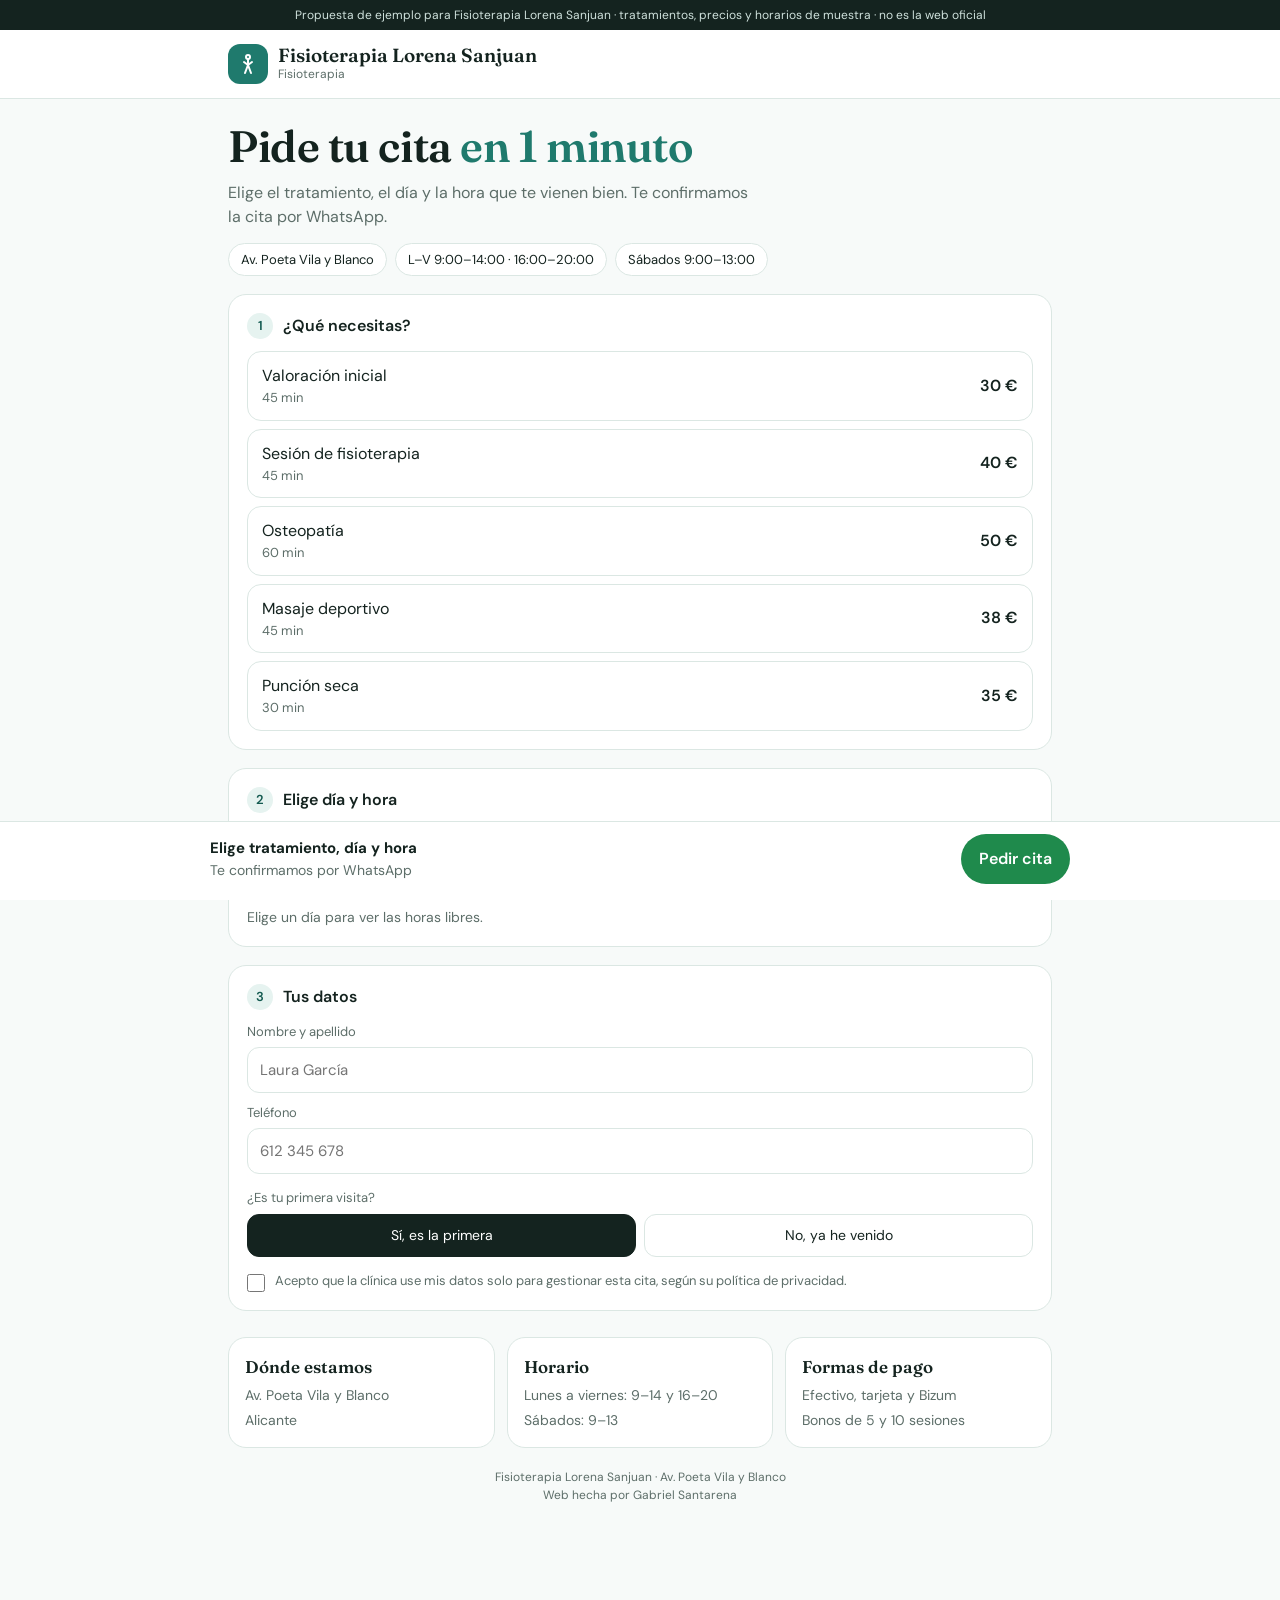
<file: demo/lorena-sanjuan/index.html>
<!DOCTYPE html>
<html lang="es">
<head>
<meta charset="UTF-8">
<meta name="robots" content="noindex">
<meta name="viewport" content="width=device-width, initial-scale=1">
<title>Fisioterapia Lorena Sanjuan — Pide tu cita</title>
<link rel="preconnect" href="https://fonts.googleapis.com">
<link rel="preconnect" href="https://fonts.gstatic.com" crossorigin>
<link href="https://fonts.googleapis.com/css2?family=Fraunces:opsz,wght@9..144,500;9..144,600&family=DM+Sans:wght@400;500;600&display=swap" rel="stylesheet">
<style>
  :root{--brand:#1f7a6d;--brand-dark:#135a50;--soft:#e6f3f0;--bg:#f7faf9;--ink:#14231f;--muted:#5d6e69;--line:#dbe7e3;--wa:#1f8a4c}
  *{box-sizing:border-box;margin:0;padding:0}
  body{font-family:'DM Sans',system-ui,sans-serif;background:var(--bg);color:var(--ink);line-height:1.5;-webkit-font-smoothing:antialiased}
  button{font:inherit;color:inherit;background:none;border:none;cursor:pointer}
  .demo-bar{background:var(--ink);color:#cfe1dc;font-size:12px;text-align:center;padding:6px 12px}
  header{background:#fff;border-bottom:1px solid var(--line)}
  .nav{max-width:860px;margin:0 auto;display:flex;align-items:center;gap:10px;padding:14px 18px}
  .mark{width:40px;height:40px;border-radius:12px;background:var(--brand);display:grid;place-items:center}
  .mark svg{width:24px;height:24px}
  .name{font-family:'Fraunces',serif;font-weight:600;font-size:19px;line-height:1.1}
  .sub{font-size:12px;color:var(--muted)}
  .wrap{max-width:860px;margin:0 auto;padding:24px 18px 120px}
  .hero h1{font-family:'Fraunces',serif;font-weight:600;font-size:clamp(30px,6.5vw,44px);line-height:1.08;letter-spacing:-.01em}
  .hero h1 em{font-style:normal;color:var(--brand)}
  .hero p{color:var(--muted);margin:10px 0 0;max-width:520px}
  .facts{display:flex;gap:8px;flex-wrap:wrap;margin-top:14px}
  .fact{background:#fff;border:1px solid var(--line);border-radius:999px;padding:6px 12px;font-size:13px}
  .step{background:#fff;border:1px solid var(--line);border-radius:18px;padding:18px;margin-top:18px}
  .step h2{font-size:16px;font-weight:600;display:flex;align-items:center;gap:10px;margin-bottom:12px}
  .num{width:26px;height:26px;border-radius:50%;background:var(--soft);color:var(--brand-dark);display:grid;place-items:center;font-size:13px;font-weight:600;flex:0 0 auto}
  .svc{display:grid;gap:8px}
  .svc button{display:flex;justify-content:space-between;align-items:center;gap:10px;text-align:left;border:1px solid var(--line);border-radius:14px;padding:12px 14px;transition:all .15s}
  .svc button small{display:block;color:var(--muted);font-size:13px}
  .svc button .p{font-weight:600;white-space:nowrap}
  .svc button.on{border-color:var(--brand);background:var(--soft)}
  .days{display:flex;gap:8px;overflow-x:auto;padding-bottom:4px;scrollbar-width:none}
  .days::-webkit-scrollbar{display:none}
  .day{flex:0 0 64px;border:1px solid var(--line);border-radius:14px;padding:8px 0;text-align:center}
  .day small{display:block;font-size:11px;color:var(--muted);text-transform:uppercase;letter-spacing:.06em}
  .day b{font-size:20px;font-weight:600}
  .day.on{background:var(--brand);border-color:var(--brand);color:#fff}
  .day.on small{color:#d7efe9}
  .slots{display:grid;grid-template-columns:repeat(4,1fr);gap:8px;margin-top:14px}
  .slot{border:1px solid var(--line);border-radius:10px;padding:9px 0;font-size:14px;text-align:center}
  .slot.on{background:var(--brand);border-color:var(--brand);color:#fff}
  .slot:disabled{color:#b3c2be;text-decoration:line-through;background:#f2f6f5;cursor:not-allowed}
  .label{font-size:13px;color:var(--muted);margin:14px 0 6px}
  .field input,.field textarea{width:100%;border:1px solid var(--line);border-radius:12px;padding:11px 12px;font:inherit;font-size:15px;background:#fff}
  .field{margin-top:10px}
  .field label{display:block;font-size:13px;color:var(--muted);margin-bottom:5px}
  .seg{display:grid;grid-template-columns:1fr 1fr;gap:8px}
  .seg button{border:1px solid var(--line);border-radius:12px;padding:10px;font-size:14px}
  .seg button.on{background:var(--ink);border-color:var(--ink);color:#fff}
  .check{display:flex;gap:10px;align-items:flex-start;font-size:13px;color:var(--muted);margin-top:14px}
  .check input{margin-top:3px;width:18px;height:18px;accent-color:var(--brand)}
  .summary{position:fixed;left:0;right:0;bottom:0;background:#fff;border-top:1px solid var(--line);padding:12px 18px 16px;z-index:20}
  .summary .in{max-width:860px;margin:0 auto;display:flex;gap:12px;align-items:center;justify-content:space-between}
  .summary .txt{font-size:14px;color:var(--muted);min-width:0}
  .summary .txt b{color:var(--ink);display:block;font-size:15px;white-space:nowrap;overflow:hidden;text-overflow:ellipsis}
  .btn-wa{background:var(--wa);color:#fff;border-radius:999px;padding:13px 18px;font-weight:600;white-space:nowrap;flex:0 0 auto}
  .err{color:#b42318;font-size:13px;margin-top:10px;display:none}
  .info{display:grid;gap:12px;margin-top:26px}
  .box{background:#fff;border:1px solid var(--line);border-radius:18px;padding:16px}
  .box h3{font-family:'Fraunces',serif;font-weight:600;font-size:17px;margin-bottom:6px}
  .box ul{list-style:none;color:var(--muted);font-size:14px;display:grid;gap:4px}
  footer{text-align:center;color:var(--muted);font-size:12px;padding:20px 0 0}
  .overlay{position:fixed;inset:0;background:rgba(20,35,31,.45);z-index:40;display:none}
  .overlay.show{display:block}
  .modal{position:fixed;left:50%;top:50%;transform:translate(-50%,-50%);width:min(92vw,420px);background:#fff;border-radius:20px;z-index:50;padding:20px;display:none}
  .modal.show{display:block}
  .modal h3{font-family:'Fraunces',serif;font-weight:600;font-size:21px;margin-bottom:6px}
  .modal p{font-size:14px;color:var(--muted);margin-bottom:12px}
  .bubble{background:#dcf8c6;border-radius:12px 12px 2px 12px;padding:12px 14px;font-size:14px;white-space:pre-wrap;margin-bottom:14px;max-height:45vh;overflow:auto}
  .mrow{display:flex;gap:8px}
  .mrow button{flex:1;border-radius:999px;padding:12px;font-weight:500}
  .ghost{border:1px solid var(--line)}
  .dark{background:var(--ink);color:#fff}
  @media(min-width:720px){.info{grid-template-columns:repeat(3,1fr)}.slots{grid-template-columns:repeat(6,1fr)}}
</style>
</head>
<body>
<div class="demo-bar">Propuesta de ejemplo para Fisioterapia Lorena Sanjuan · tratamientos, precios y horarios de muestra · no es la web oficial</div>
<header><div class="nav">
  <div class="mark"><svg viewBox="0 0 24 24" fill="none" stroke="#fff" stroke-width="2" stroke-linecap="round" stroke-linejoin="round"><circle cx="12" cy="5" r="2"/><path d="M12 7v6M8 10l4 3 4-3M9 21l3-8 3 8"/></svg></div>
  <div><div class="name">Fisioterapia Lorena Sanjuan</div><div class="sub">Fisioterapia</div></div>
</div></header>

<main class="wrap">
  <section class="hero">
    <h1>Pide tu cita <em>en 1 minuto</em></h1>
    <p>Elige el tratamiento, el día y la hora que te vienen bien. Te confirmamos la cita por WhatsApp.</p>
    <div class="facts"><span class="fact">Av. Poeta Vila y Blanco</span><span class="fact">L–V 9:00–14:00 · 16:00–20:00</span><span class="fact">Sábados 9:00–13:00</span></div>
  </section>

  <section class="step">
    <h2><span class="num">1</span>¿Qué necesitas?</h2>
    <div class="svc" id="svc"></div>
  </section>

  <section class="step">
    <h2><span class="num">2</span>Elige día y hora</h2>
    <div class="days" id="days"></div>
    <div class="slots" id="slots"></div>
  </section>

  <section class="step">
    <h2><span class="num">3</span>Tus datos</h2>
    <div class="field"><label for="nombre">Nombre y apellido</label><input id="nombre" placeholder="Laura García" autocomplete="name"></div>
    <div class="field"><label for="tel">Teléfono</label><input id="tel" placeholder="612 345 678" inputmode="tel" autocomplete="tel"></div>
    <div class="label">¿Es tu primera visita?</div>
    <div class="seg" id="primera"><button class="on" data-v="Sí">Sí, es la primera</button><button data-v="No">No, ya he venido</button></div>
    <label class="check"><input type="checkbox" id="rgpd"> Acepto que la clínica use mis datos solo para gestionar esta cita, según su política de privacidad.</label>
    <div class="err" id="err"></div>
  </section>

  <div class="info">
    <div class="box"><h3>Dónde estamos</h3><ul><li>Av. Poeta Vila y Blanco</li><li>Alicante</li></ul></div>
    <div class="box"><h3>Horario</h3><ul><li>Lunes a viernes: 9–14 y 16–20</li><li>Sábados: 9–13</li></ul></div>
    <div class="box"><h3>Formas de pago</h3><ul><li>Efectivo, tarjeta y Bizum</li><li>Bonos de 5 y 10 sesiones</li></ul></div>
  </div>
  <footer>Fisioterapia Lorena Sanjuan · Av. Poeta Vila y Blanco<br>Web hecha por Gabriel Santarena</footer>
</main>

<div class="summary"><div class="in">
  <div class="txt" id="sumTxt"><b>Elige tratamiento, día y hora</b>Te confirmamos por WhatsApp</div>
  <button class="btn-wa" onclick="enviar()">Pedir cita</button>
</div></div>

<div class="overlay" id="overlay" onclick="cerrar()"></div>
<div class="modal" id="modal" role="dialog" aria-labelledby="mt">
  <h3 id="mt">Así le llega la cita a la clínica</h3>
  <p>En la versión final este botón abre el WhatsApp de la clínica con la solicitud ya escrita.</p>
  <div class="bubble" id="bubble"></div>
  <div class="mrow"><button class="ghost" onclick="cerrar()">Cerrar</button><button class="dark" onclick="copiar()">Copiar mensaje</button></div>
</div>

<script>
/* ===== CONFIGURACIÓN ===== */
const CONFIG = { whatsapp: "", clinica: "Fisioterapia Lorena Sanjuan" };
const SERVICIOS = [
  {id:1, nombre:"Valoración inicial",      min:45, precio:30},
  {id:2, nombre:"Sesión de fisioterapia",  min:45, precio:40},
  {id:3, nombre:"Osteopatía",              min:60, precio:50},
  {id:4, nombre:"Masaje deportivo",        min:45, precio:38},
  {id:5, nombre:"Punción seca",            min:30, precio:35}
];
const HORAS = ["9:00","9:45","10:30","11:15","12:00","12:45","16:00","16:45","17:30","18:15","19:00"];
const HORAS_SAB = ["9:00","9:45","10:30","11:15","12:00"];

const eur = n => n.toLocaleString("es-ES") + " €";
const DIAS = ["dom","lun","mar","mié","jue","vie","sáb"];
const MESES = ["enero","febrero","marzo","abril","mayo","junio","julio","agosto","septiembre","octubre","noviembre","diciembre"];
let sel = {svc:null, dia:null, hora:null, primera:"Sí"};

const dias = [];
for(let i=1; dias.length<10; i++){ const d=new Date(); d.setHours(0,0,0,0); d.setDate(d.getDate()+i); if(d.getDay()!==0) dias.push(d); }
const ocupado = (d,h) => ((d.getDate()*7 + h.length*3 + parseInt(h)) % 4) === 0;

function render(){
  document.getElementById("svc").innerHTML = SERVICIOS.map(s=>`<button class="${sel.svc===s.id?'on':''}" onclick="pickSvc(${s.id})"><span>${s.nombre}<small>${s.min} min</small></span><span class="p">${eur(s.precio)}</span></button>`).join("");
  document.getElementById("days").innerHTML = dias.map((d,i)=>`<button class="day ${sel.dia===i?'on':''}" onclick="pickDia(${i})"><small>${DIAS[d.getDay()]}</small><b>${d.getDate()}</b></button>`).join("");
  const d = sel.dia===null ? null : dias[sel.dia];
  const hs = d ? (d.getDay()===6 ? HORAS_SAB : HORAS) : [];
  document.getElementById("slots").innerHTML = d ? hs.map(h=>{ const occ=ocupado(d,h); return `<button class="slot ${sel.hora===h?'on':''}" ${occ?'disabled aria-label="'+h+' ocupado"':''} onclick="pickHora('${h}')">${h}</button>`; }).join("") : `<div style="grid-column:1/-1;color:var(--muted);font-size:14px">Elige un día para ver las horas libres.</div>`;
  const s = SERVICIOS.find(x=>x.id===sel.svc);
  const partes = [s&&s.nombre, d&&`${DIAS[d.getDay()]} ${d.getDate()}`, sel.hora].filter(Boolean);
  document.getElementById("sumTxt").innerHTML = partes.length ? `<b>${partes.join(" · ")}</b>${s?eur(s.precio):""}` : `<b>Elige tratamiento, día y hora</b>Te confirmamos por WhatsApp`;
}
function pickSvc(id){ sel.svc=id; render(); }
function pickDia(i){ sel.dia=i; sel.hora=null; render(); }
function pickHora(h){ sel.hora=h; render(); }
document.getElementById("primera").addEventListener("click", e=>{ const b=e.target.closest("button"); if(!b) return; sel.primera=b.dataset.v; [...e.currentTarget.children].forEach(x=>x.classList.toggle("on",x===b)); });

function msg(){
  const s=SERVICIOS.find(x=>x.id===sel.svc), d=dias[sel.dia];
  return `¡Hola ${CONFIG.clinica}! Quería pedir una cita:\n• Tratamiento: ${s.nombre} (${s.min} min)\n• Día: ${DIAS[d.getDay()]} ${d.getDate()} de ${MESES[d.getMonth()]}\n• Hora: ${sel.hora}\n\nNombre: ${document.getElementById("nombre").value.trim()}\nTeléfono: ${document.getElementById("tel").value.trim()}\nPrimera visita: ${sel.primera}\n\n(Solicitud enviada desde la web)`;
}
function enviar(){
  const err=document.getElementById("err");
  const fail=(t,id)=>{ err.textContent=t; err.style.display="block"; if(id) document.getElementById(id).focus(); err.scrollIntoView({behavior:"smooth",block:"center"}); };
  if(!sel.svc) return fail("Elige un tratamiento.");
  if(sel.dia===null || !sel.hora) return fail("Elige el día y la hora.");
  if(!document.getElementById("nombre").value.trim()) return fail("Escribe tu nombre.","nombre");
  if(document.getElementById("tel").value.replace(/\D/g,"").length<9) return fail("Escribe un teléfono válido.","tel");
  if(!document.getElementById("rgpd").checked) return fail("Acepta la política de privacidad para continuar.");
  err.style.display="none";
  const m=msg();
  if(CONFIG.whatsapp){ window.location.href=`https://wa.me/${CONFIG.whatsapp}?text=${encodeURIComponent(m)}`; return; }
  document.getElementById("bubble").textContent=m;
  document.getElementById("overlay").classList.add("show"); document.getElementById("modal").classList.add("show");
}
function cerrar(){ document.getElementById("overlay").classList.remove("show"); document.getElementById("modal").classList.remove("show"); }
async function copiar(){ try{ await navigator.clipboard.writeText(msg()); }catch(e){} }
["nombre","tel"].forEach(id=>document.getElementById(id).addEventListener("input",()=>document.getElementById("err").style.display="none"));
document.getElementById("rgpd").addEventListener("change",()=>document.getElementById("err").style.display="none");
render();
</script>
</body>
</html>
</file>
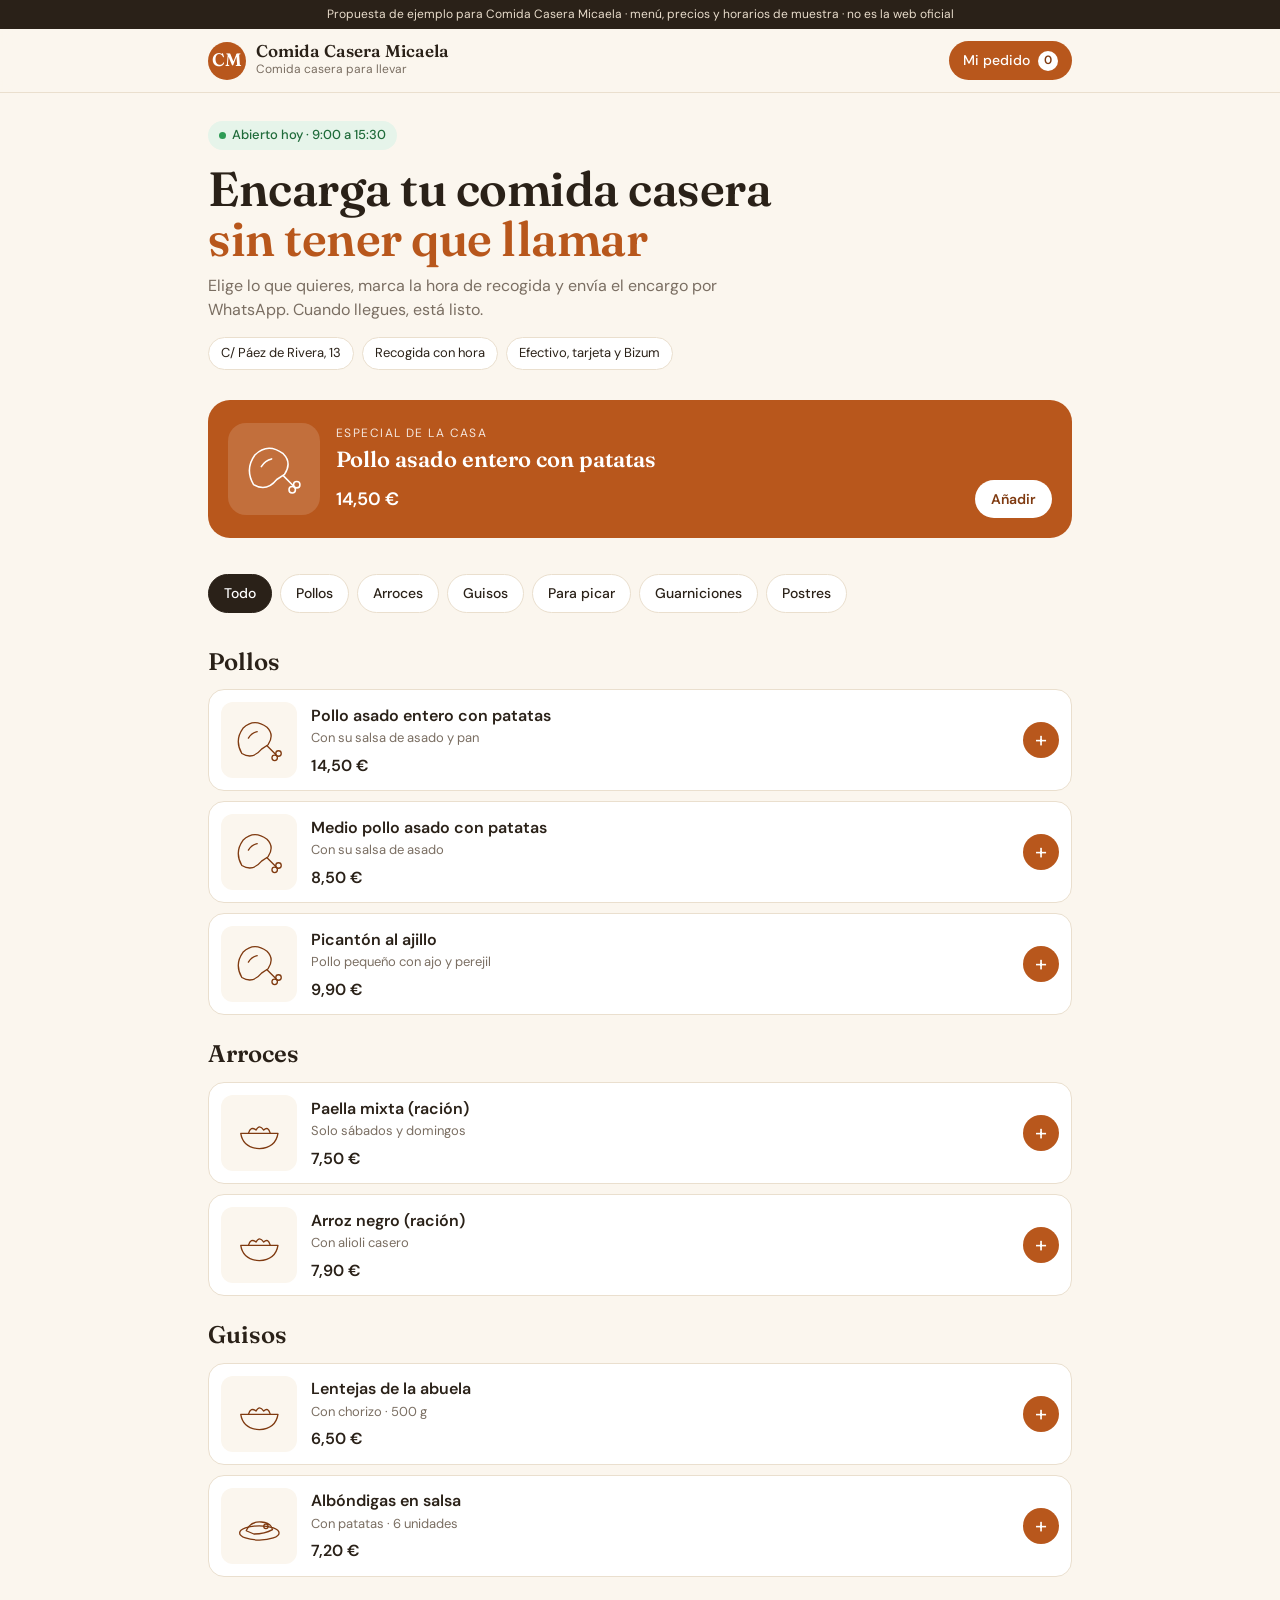
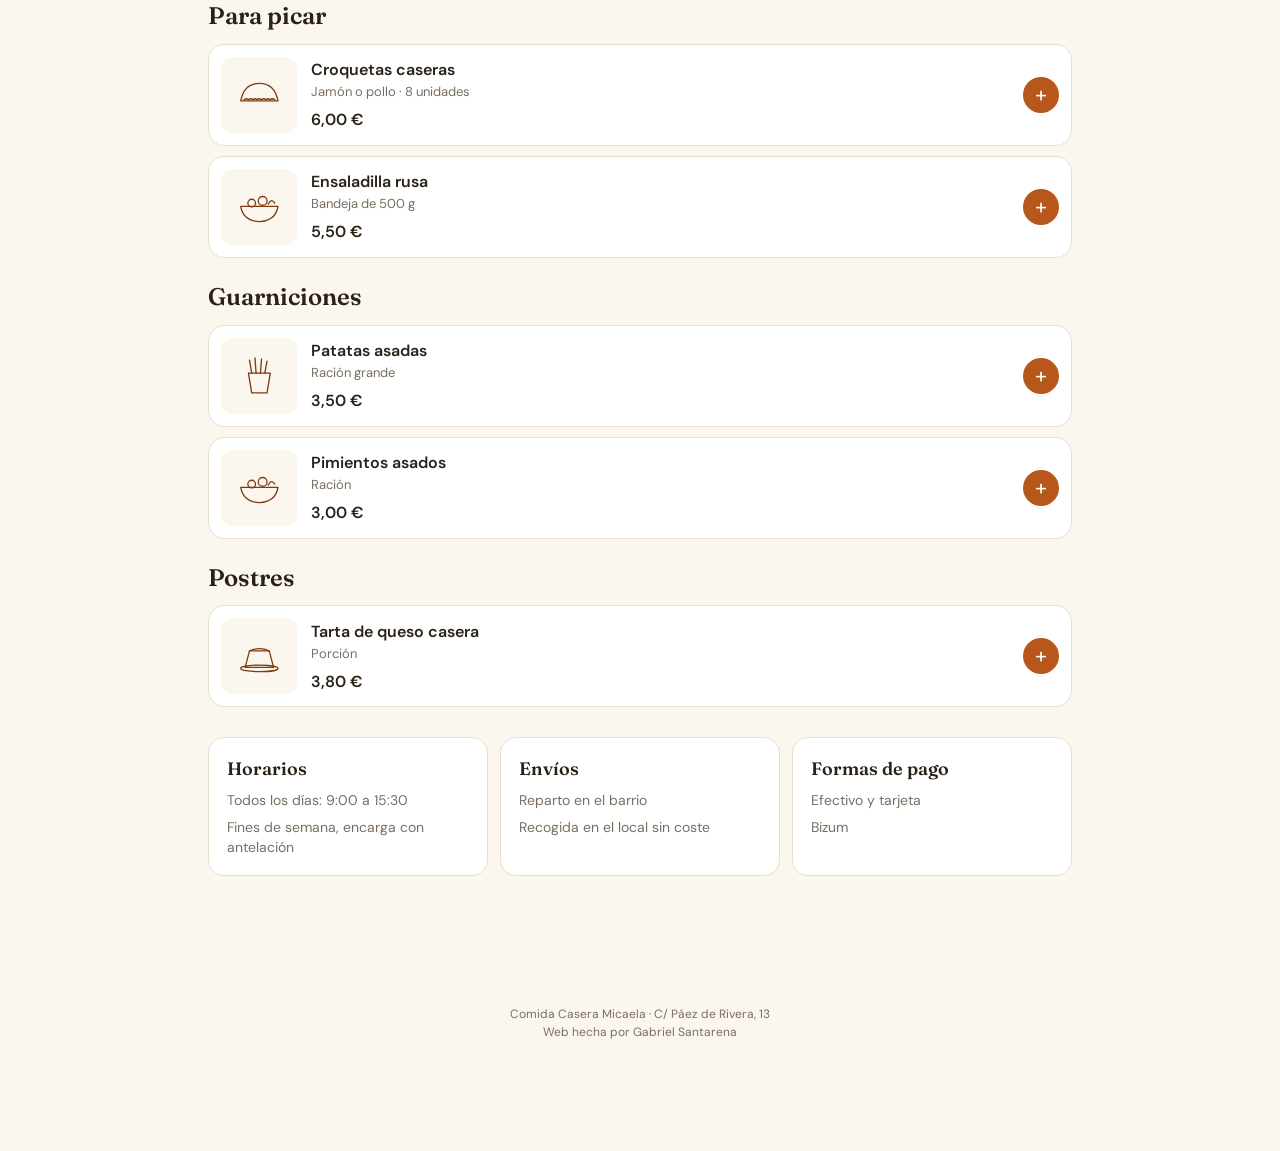
<file: demo/micaela/index.html>
<!DOCTYPE html>
<html lang="es">
<head>
<meta charset="UTF-8">
<meta name="robots" content="noindex">
<meta name="viewport" content="width=device-width, initial-scale=1">
<title>Comida Casera Micaela — Encarga tu comida</title>
<link rel="preconnect" href="https://fonts.googleapis.com">
<link rel="preconnect" href="https://fonts.gstatic.com" crossorigin>
<link href="https://fonts.googleapis.com/css2?family=Fraunces:opsz,wght@9..144,500;9..144,600&family=DM+Sans:wght@400;500;600&display=swap" rel="stylesheet">
<style>
  :root{
    --brand:#b8571c; --brand-dark:#7f3a10; --cream:#fbf6ee; --ink:#2a2118; --muted:#7a6e62; --line:#eadfce;
    --wa:#1f8a4c; --radius:16px;
  }
  *{box-sizing:border-box;margin:0;padding:0}
  html{scroll-behavior:smooth}
  body{font-family:'DM Sans',system-ui,sans-serif;color:var(--ink);background:var(--cream);line-height:1.45;-webkit-font-smoothing:antialiased}
  button{font:inherit;color:inherit;background:none;border:none;cursor:pointer}
  .serif{font-family:'Fraunces',Georgia,serif}

  .demo-bar{background:var(--ink);color:#e8dccb;font-size:12px;text-align:center;padding:6px 12px}
  header{position:sticky;top:0;z-index:20;background:rgba(251,246,238,.95);backdrop-filter:blur(8px);border-bottom:1px solid var(--line)}
  .nav{max-width:900px;margin:0 auto;display:flex;align-items:center;justify-content:space-between;padding:12px 18px;gap:10px}
  .logo{display:flex;align-items:center;gap:10px}
  .logo-mark{width:38px;height:38px;border-radius:50%;background:var(--brand);color:#fff;display:grid;place-items:center;font-family:'Fraunces',serif;font-weight:600;font-size:18px}
  .logo-name{font-family:'Fraunces',serif;font-weight:600;font-size:17px;line-height:1.1}
  .logo-sub{font-size:12px;color:var(--muted)}
  .cart-btn{display:flex;align-items:center;gap:8px;background:var(--brand);color:#fff;border-radius:999px;padding:9px 14px;font-size:14px;font-weight:500;white-space:nowrap}
  .cart-count{background:#fff;color:var(--brand-dark);border-radius:999px;min-width:20px;height:20px;font-size:12px;display:grid;place-items:center;padding:0 6px;font-weight:600}

  .hero{max-width:900px;margin:0 auto;padding:28px 18px 8px}
  .open{display:inline-flex;align-items:center;gap:6px;background:#e6f4ea;color:#1f6b3a;font-size:13px;font-weight:500;padding:5px 11px;border-radius:999px}
  .open::before{content:"";width:7px;height:7px;border-radius:50%;background:#2e9b55}
  .hero h1{font-family:'Fraunces',serif;font-weight:600;font-size:clamp(32px,7vw,48px);line-height:1.05;margin:14px 0 10px;letter-spacing:-.01em}
  .hero h1 em{font-style:normal;color:var(--brand)}
  .hero p{color:var(--muted);font-size:16px;max-width:520px}
  .facts{display:flex;gap:8px;flex-wrap:wrap;margin-top:16px}
  .fact{background:#fff;border:1px solid var(--line);border-radius:999px;padding:6px 12px;font-size:13px}

  .daily{max-width:900px;margin:22px auto 0;padding:0 18px}
  .daily-card{background:var(--brand);color:#fff;border-radius:22px;padding:20px;display:flex;gap:16px;align-items:center}
  .daily-card .ill{width:92px;height:92px;flex:0 0 auto;background:rgba(255,255,255,.14);border-radius:18px;display:grid;place-items:center}
  .daily-card .ill svg{width:70%;height:70%}
  .daily-card small{font-size:12px;letter-spacing:.12em;text-transform:uppercase;opacity:.85}
  .daily-card h2{font-family:'Fraunces',serif;font-weight:600;font-size:22px;line-height:1.15;margin:4px 0}
  .daily-card .row{display:flex;align-items:center;justify-content:space-between;gap:10px;margin-top:8px}
  .daily-card .p{font-size:18px;font-weight:600}
  .btn-white{background:#fff;color:var(--brand-dark);border-radius:999px;padding:9px 16px;font-weight:600;font-size:14px}

  .menu{max-width:900px;margin:0 auto;padding:26px 18px 120px}
  .chips{position:sticky;top:63px;z-index:10;background:var(--cream);display:flex;gap:8px;overflow-x:auto;padding:10px 0;scrollbar-width:none}
  .chips::-webkit-scrollbar{display:none}
  .chip{flex:0 0 auto;border:1px solid var(--line);background:#fff;border-radius:999px;padding:8px 15px;font-size:14px;font-weight:500}
  .chip.on{background:var(--ink);border-color:var(--ink);color:#fff}
  .cat-title{font-family:'Fraunces',serif;font-weight:600;font-size:24px;margin:22px 0 10px}
  .item{display:flex;gap:14px;align-items:center;background:#fff;border:1px solid var(--line);border-radius:var(--radius);padding:12px;margin-bottom:10px}
  .item .ill{width:76px;height:76px;flex:0 0 auto;border-radius:12px;background:var(--cream);display:grid;place-items:center}
  .item .ill svg{width:72%;height:72%}
  .item .info{flex:1;min-width:0}
  .item h3{font-size:16px;font-weight:600}
  .item p{font-size:13px;color:var(--muted);margin:2px 0 6px}
  .item .price{font-weight:600}
  .add{width:36px;height:36px;border-radius:50%;background:var(--brand);color:#fff;font-size:22px;line-height:1;flex:0 0 auto}
  .stepper{display:flex;align-items:center;gap:8px;flex:0 0 auto}
  .stepper button{width:32px;height:32px;border-radius:50%;border:1px solid var(--line);font-size:18px;line-height:1}
  .stepper button.plus{background:var(--brand);color:#fff;border-color:var(--brand)}
  .stepper span{min-width:16px;text-align:center;font-weight:600}

  .info-sec{display:grid;gap:12px;margin-top:30px}
  .box{background:#fff;border:1px solid var(--line);border-radius:var(--radius);padding:18px}
  .box h3{font-family:'Fraunces',serif;font-weight:600;font-size:18px;margin-bottom:8px}
  .box ul{list-style:none;display:grid;gap:6px;color:var(--muted);font-size:14px}
  .pending{display:inline-block;font-family:'DM Sans',sans-serif;font-size:11px;font-weight:500;background:#fff3d6;color:#8a5a00;border-radius:999px;padding:2px 8px;margin-left:6px;vertical-align:middle}
  footer{text-align:center;color:var(--muted);font-size:12px;padding:10px 18px 110px}

  .floating{position:fixed;left:14px;right:14px;bottom:14px;z-index:30;display:none}
  .floating.show{display:block}
  .floating button{width:100%;background:var(--wa);color:#fff;border-radius:999px;padding:15px 18px;font-size:15px;font-weight:500;display:flex;justify-content:space-between;align-items:center;box-shadow:0 8px 24px rgba(0,0,0,.18)}

  .overlay{position:fixed;inset:0;background:rgba(42,33,24,.45);z-index:40;opacity:0;pointer-events:none;transition:opacity .2s}
  .overlay.show{opacity:1;pointer-events:auto}
  .drawer{position:fixed;left:0;right:0;bottom:0;max-height:90vh;background:#fff;border-radius:22px 22px 0 0;z-index:50;transform:translateY(100%);transition:transform .25s ease;display:flex;flex-direction:column}
  .drawer.show{transform:none}
  .drawer-head{display:flex;justify-content:space-between;align-items:center;padding:16px 18px;border-bottom:1px solid var(--line)}
  .drawer-head h2{font-family:'Fraunces',serif;font-weight:600;font-size:22px}
  .x{font-size:26px;width:36px;height:36px;line-height:1}
  .drawer-body{overflow-y:auto;padding:12px 18px}
  .line{display:flex;align-items:center;gap:10px;padding:10px 0;border-bottom:1px solid var(--line);font-size:14px}
  .line .n{flex:1}
  .line .n small{display:block;color:var(--muted)}
  .sum{display:flex;justify-content:space-between;padding:12px 0 2px;font-size:14px;color:var(--muted)}
  .sum.total{font-size:17px;font-weight:600;color:var(--ink)}
  .field{margin-top:14px}
  .field label{display:block;font-size:13px;color:var(--muted);margin-bottom:6px}
  .field input,.field textarea{width:100%;border:1px solid var(--line);border-radius:12px;padding:11px 12px;font:inherit;font-size:15px;background:#fff}
  .field textarea{resize:vertical;min-height:58px}
  .seg{display:grid;grid-template-columns:1fr 1fr;gap:8px}
  .seg button{border:1px solid var(--line);border-radius:12px;padding:11px;font-size:14px;font-weight:500}
  .seg button.on{background:var(--ink);border-color:var(--ink);color:#fff}
  .drawer-foot{padding:14px 18px 20px;border-top:1px solid var(--line)}
  .btn-wa{width:100%;background:var(--wa);color:#fff;border-radius:999px;padding:15px;font-size:15px;font-weight:600}
  .err{color:#b42318;font-size:13px;margin-top:8px;display:none}
  .empty{text-align:center;color:var(--muted);padding:30px 0}

  .modal{position:fixed;left:50%;top:50%;transform:translate(-50%,-50%) scale(.96);width:min(92vw,420px);background:#fff;border-radius:20px;z-index:60;padding:20px;opacity:0;pointer-events:none;transition:all .2s}
  .modal.show{opacity:1;pointer-events:auto;transform:translate(-50%,-50%) scale(1)}
  .modal h3{font-family:'Fraunces',serif;font-weight:600;font-size:21px;margin-bottom:6px}
  .modal p{font-size:14px;color:var(--muted);margin-bottom:12px}
  .bubble{background:#dcf8c6;border-radius:12px 12px 2px 12px;padding:12px 14px;font-size:14px;white-space:pre-wrap;margin-bottom:14px;max-height:42vh;overflow:auto}
  .mrow{display:flex;gap:8px}
  .mrow button{flex:1;border-radius:999px;padding:12px;font-weight:500}
  .ghost{border:1px solid var(--line)}
  .dark{background:var(--ink);color:#fff}
  .toast{position:fixed;left:50%;bottom:88px;transform:translateX(-50%) translateY(20px);background:var(--ink);color:#fff;padding:10px 18px;border-radius:999px;font-size:14px;opacity:0;transition:all .2s;z-index:70;pointer-events:none;white-space:nowrap}
  .toast.show{opacity:1;transform:translateX(-50%) translateY(0)}

  @media (min-width:720px){
    .info-sec{grid-template-columns:repeat(3,1fr)}
    .drawer{left:auto;top:0;width:420px;max-height:none;border-radius:0;transform:translateX(100%)}
    .drawer.show{transform:none}
    .floating{left:auto;width:340px}
  }
</style>
</head>
<body>
<div class="demo-bar">Propuesta de ejemplo para Comida Casera Micaela · menú, precios y horarios de muestra · no es la web oficial</div>

<header>
  <nav class="nav">
    <div class="logo">
      <div class="logo-mark">CM</div>
      <div><div class="logo-name">Comida Casera Micaela</div><div class="logo-sub">Comida casera para llevar</div></div>
    </div>
    <button class="cart-btn" onclick="openCart()">Mi pedido <span class="cart-count" id="count">0</span></button>
  </nav>
</header>

<section class="hero">
  <span class="open">Abierto hoy · 9:00 a 15:30</span>
  <h1>Encarga tu comida casera<br><em>sin tener que llamar</em></h1>
  <p>Elige lo que quieres, marca la hora de recogida y envía el encargo por WhatsApp. Cuando llegues, está listo.</p>
  <div class="facts"><span class="fact">C/ Páez de Rivera, 13</span><span class="fact">Recogida con hora</span><span class="fact">Efectivo, tarjeta y Bizum</span></div>
</section>

<section class="daily">
  <div class="daily-card">
    <div class="ill" id="dailyIll"></div>
    <div style="flex:1;min-width:0">
      <small>Especial de la casa</small>
      <h2 id="dailyName"></h2>
      <div class="row"><span class="p" id="dailyPrice"></span><button class="btn-white" onclick="add(DAILY.id)">Añadir</button></div>
    </div>
  </div>
</section>

<main class="menu">
  <div class="chips" id="chips"></div>
  <div id="list"></div>

  <div class="info-sec">
    <div class="box"><h3>Horarios</h3><ul><li>Todos los días: 9:00 a 15:30</li><li>Fines de semana, encarga con antelación</li></ul></div>
    <div class="box"><h3>Envíos</h3><ul><li>Reparto en el barrio</li><li>Recogida en el local sin coste</li></ul></div>
    <div class="box"><h3>Formas de pago</h3><ul><li>Efectivo y tarjeta</li><li>Bizum</li></ul></div>
  </div>
</main>

<footer>Comida Casera Micaela · C/ Páez de Rivera, 13<br>Web hecha por Gabriel Santarena</footer>

<div class="floating" id="floating"><button onclick="openCart()"><span id="floatTxt">Ver pedido</span><span id="floatTotal"></span></button></div>
<div class="overlay" id="overlay" onclick="overlayClick()"></div>

<aside class="drawer" id="drawer" aria-label="Mi pedido">
  <div class="drawer-head"><h2>Mi pedido</h2><button class="x" onclick="closeAll()" aria-label="Cerrar">×</button></div>
  <div class="drawer-body" id="cartBody"></div>
  <div class="drawer-foot">
    <button class="btn-wa" onclick="sendOrder()">Enviar pedido por WhatsApp</button>
    <div class="err" id="err"></div>
  </div>
</aside>

<div class="modal" id="modal" role="dialog" aria-labelledby="mTitle">
  <h3 id="mTitle">Así os llega el encargo</h3>
  <p>En la versión final este botón abre el WhatsApp del local con el pedido ya escrito.</p>
  <div class="bubble" id="bubble"></div>
  <div class="mrow"><button class="ghost" onclick="closeModal()">Cerrar</button><button class="dark" onclick="copyMsg()">Copiar mensaje</button></div>
</div>
<div class="toast" id="toast"></div>

<script>
/* ===== CONFIGURACIÓN: completar con los datos reales del local ===== */
const CONFIG = { whatsapp: "", tienda: "Comida Casera Micaela", envio: 0 };   // whatsapp ej: "5492604123456"

/* Menú: cambiar nombres, descripciones y precios por los reales. */
const MENU = [
  {id:1,  cat:"Pollos",       nombre:"Pollo asado entero con patatas", desc:"Con su salsa de asado y pan",          precio:14.50, icono:"pollo", diario:true},
  {id:2,  cat:"Pollos",       nombre:"Medio pollo asado con patatas",  desc:"Con su salsa de asado",                precio:8.50,  icono:"pollo"},
  {id:3,  cat:"Pollos",       nombre:"Picantón al ajillo",             desc:"Pollo pequeño con ajo y perejil",      precio:9.90,  icono:"pollo"},
  {id:4,  cat:"Arroces",      nombre:"Paella mixta (ración)",          desc:"Solo sábados y domingos",              precio:7.50,  icono:"pasta"},
  {id:5,  cat:"Arroces",      nombre:"Arroz negro (ración)",           desc:"Con alioli casero",                    precio:7.90,  icono:"pasta"},
  {id:6,  cat:"Guisos",       nombre:"Lentejas de la abuela",          desc:"Con chorizo · 500 g",                  precio:6.50,  icono:"pasta"},
  {id:7,  cat:"Guisos",       nombre:"Albóndigas en salsa",            desc:"Con patatas · 6 unidades",             precio:7.20,  icono:"mila"},
  {id:8,  cat:"Para picar",   nombre:"Croquetas caseras",              desc:"Jamón o pollo · 8 unidades",           precio:6.00,  icono:"empanada"},
  {id:9,  cat:"Para picar",   nombre:"Ensaladilla rusa",               desc:"Bandeja de 500 g",                     precio:5.50,  icono:"ensalada"},
  {id:10, cat:"Guarniciones", nombre:"Patatas asadas",                 desc:"Ración grande",                        precio:3.50,  icono:"papas"},
  {id:11, cat:"Guarniciones", nombre:"Pimientos asados",               desc:"Ración",                               precio:3.00,  icono:"ensalada"},
  {id:12, cat:"Postres",      nombre:"Tarta de queso casera",          desc:"Porción",                              precio:3.80,  icono:"flan"}
];

const ICONS = {
  pollo:'<path d="M18 74 Q4 50 20 28 Q40 8 64 26 Q78 40 66 58 L54 66 Q38 86 18 74 Z"/><path d="M30 46 Q36 36 46 34"/><path d="M64 60 L80 76"/><circle cx="85" cy="74" r="5"/><circle cx="78" cy="82" r="5"/>',
  mila:'<ellipse cx="50" cy="62" rx="36" ry="13"/><path d="M26 58 Q34 40 54 42 Q72 44 74 56 Q60 64 40 64 Z"/><circle cx="62" cy="50" r="4"/>',
  sandwich:'<path d="M18 46 Q50 22 82 46 Z"/><path d="M16 52 Q30 48 44 54 Q58 48 84 52"/><path d="M18 58 L82 58 L82 66 Q50 72 18 66 Z"/>',
  empanada:'<path d="M16 62 Q22 30 50 30 Q78 30 84 62 Z"/><path d="M22 60 Q26 56 30 60 Q34 56 38 60 Q42 56 46 60 Q50 56 54 60 Q58 56 62 60 Q66 56 70 60 Q74 56 78 60"/>',
  pasta:'<path d="M16 50 L84 50 Q80 76 50 78 Q20 76 16 50 Z"/><path d="M30 50 Q34 36 44 44 Q50 32 58 44 Q66 36 70 50"/>',
  papas:'<path d="M30 46 L70 46 L64 82 L36 82 Z"/><path d="M36 46 L32 22 M44 46 L42 18 M52 46 L54 20 M60 46 L64 24"/>',
  ensalada:'<path d="M16 50 L84 50 Q80 76 50 78 Q20 76 16 50 Z"/><circle cx="36" cy="44" r="7"/><circle cx="56" cy="40" r="8"/><path d="M66 46 Q72 34 78 44"/>',
  flan:'<path d="M32 40 L68 40 L76 70 L24 70 Z"/><path d="M32 40 Q50 32 68 40"/><ellipse cx="50" cy="72" rx="34" ry="6"/>'
};
const svg = (k) => `<svg viewBox="0 0 100 100" fill="none" stroke="var(--brand-dark)" stroke-width="2.4" stroke-linejoin="round" stroke-linecap="round" aria-hidden="true">${ICONS[k]||""}</svg>`;
const svgW = (k) => `<svg viewBox="0 0 100 100" fill="none" stroke="#fff" stroke-width="2.4" stroke-linejoin="round" stroke-linecap="round" aria-hidden="true">${ICONS[k]||""}</svg>`;
const money = (n) => n==null ? "Consultar precio" : n.toLocaleString("es-ES",{minimumFractionDigits:2,maximumFractionDigits:2}) + "\u00a0€";
const unpriced = () => Object.keys(cart).some(id=>MENU.find(m=>m.id==id).precio==null);

const DAILY = MENU.find(m=>m.diario);
const cart = {};
let filter = "Todo", entrega = "Recoger en el local", pago = "Efectivo", hora = "";
const HORAS = []; for(let h=9; h<=15; h++){ for(const mm of ["00","15","30","45"]){ if(h===15 && mm!=="00" && mm!=="15") continue; HORAS.push(h+":"+mm); } }

document.getElementById("dailyIll").innerHTML = svgW(DAILY.icono);
document.getElementById("dailyName").textContent = DAILY.nombre;
document.getElementById("dailyPrice").textContent = DAILY.etiqueta || money(DAILY.precio);

function renderChips(){
  const cats = ["Todo",...new Set(MENU.map(m=>m.cat))];
  document.getElementById("chips").innerHTML = cats.map(c=>`<button class="chip ${c===filter?'on':''}" onclick="setFilter('${c}')">${c}</button>`).join("");
}
function setFilter(c){ filter=c; renderChips(); renderList(); }

function control(m){
  const q = cart[m.id]||0;
  if(!q) return `<button class="add" onclick="add(${m.id})" aria-label="Agregar ${m.nombre}">+</button>`;
  return `<div class="stepper"><button onclick="chg(${m.id},-1)" aria-label="Quitar uno">−</button><span>${q}</span><button class="plus" onclick="chg(${m.id},1)" aria-label="Sumar uno">+</button></div>`;
}
function renderList(){
  const cats = filter==="Todo" ? [...new Set(MENU.map(m=>m.cat))] : [filter];
  document.getElementById("list").innerHTML = cats.map(c=>`<h2 class="cat-title">${c}</h2>` + MENU.filter(m=>m.cat===c).map(m=>`
    <div class="item"><div class="ill">${svg(m.icono)}</div>
      <div class="info"><h3>${m.nombre}</h3><p>${m.desc}</p><span class="price">${money(m.precio)}</span></div>
      ${control(m)}</div>`).join("")).join("");
}

function add(id){ cart[id]=(cart[id]||0)+1; const m=MENU.find(x=>x.id===id); toast(m.nombre+" añadido"); refresh(); }
function chg(id,d){ cart[id]=(cart[id]||0)+d; if(cart[id]<=0) delete cart[id]; refresh(); if(document.getElementById("drawer").classList.contains("show")) renderCart(); }
function subtotal(){ return Object.entries(cart).reduce((s,[id,q])=>s+(MENU.find(m=>m.id==id).precio||0)*q,0); }
function units(){ return Object.values(cart).reduce((a,b)=>a+b,0); }

function refresh(){
  renderList();
  const n = units();
  document.getElementById("count").textContent = n;
  document.getElementById("floatTxt").textContent = `Ver pedido (${n})`;
  document.getElementById("floatTotal").textContent = unpriced() ? "Ver y enviar →" : money(subtotal());
  document.getElementById("floating").classList.toggle("show", n>0 && !document.getElementById("drawer").classList.contains("show"));
}

function renderCart(){
  const body = document.getElementById("cartBody");
  const keep = {nombre:val("nombre"), dir:val("dir"), nota:val("nota")};
  if(!units()){ body.innerHTML = `<div class="empty">Todavía no has añadido nada.</div>`; return; }
  const envio = entrega==="Envío a domicilio" ? CONFIG.envio : 0;
  body.innerHTML = Object.entries(cart).map(([id,q])=>{ const m=MENU.find(x=>x.id==id);
    return `<div class="line"><div class="n">${m.nombre}<small>${m.precio==null?"Precio a confirmar":money(m.precio)+" c/u"}</small></div>
      <div class="stepper"><button onclick="chg(${m.id},-1)" aria-label="Quitar uno">−</button><span>${q}</span><button class="plus" onclick="chg(${m.id},1)" aria-label="Sumar uno">+</button></div></div>`;}).join("")
  + (unpriced() ? "" : `<div class="sum"><span>Subtotal</span><span>${money(subtotal())}</span></div>`)
  + (entrega==="Envío a domicilio" ? `<div class="sum"><span>Envío</span><span>${envio? money(envio) : "a confirmar"}</span></div>` : "")
  + `<div class="sum total"><span>Total</span><span>${unpriced() ? "a confirmar" : money(subtotal()+envio)}</span></div>
    <div class="field"><label for="nombre">Tu nombre</label><input id="nombre" placeholder="Lucía" value="${esc(keep.nombre)}"></div>
    <div class="field"><label>Entrega</label><div class="seg">
      <button class="${entrega==='Recoger en el local'?'on':''}" onclick="setE('Recoger en el local')">Recoger en el local</button>
      <button class="${entrega==='Envío a domicilio'?'on':''}" onclick="setE('Envío a domicilio')">A domicilio</button></div></div>
    <div class="field"><label for="hora">${entrega==='Envío a domicilio'?'Hora de entrega':'Hora de recogida'}</label><select id="hora" onchange="hora=this.value" style="width:100%;border:1px solid var(--line);border-radius:12px;padding:11px 12px;font:inherit;font-size:15px;background:#fff"><option value="">Elige una hora</option>${HORAS.map(h=>`<option ${hora===h?'selected':''}>${h}</option>`).join("")}</select></div>
    ${entrega==='Envío a domicilio'?`<div class="field"><label for="dir">Dirección</label><input id="dir" placeholder="Calle, número y barrio" value="${esc(keep.dir)}"></div>`:""}
    <div class="field"><label>Pago</label><div class="seg">
      <button class="${pago==='Efectivo'?'on':''}" onclick="setP('Efectivo')">Efectivo</button>
      <button class="${pago==='Bizum'?'on':''}" onclick="setP('Bizum')">Bizum</button></div></div>
    <div class="field"><label for="nota">Aclaraciones (opcional)</label><textarea id="nota" placeholder="Pollo bien hecho, sin salsa…">${esc(keep.nota)}</textarea></div>`;
}
const val = (id) => (document.getElementById(id)?.value || "");
const esc = (s) => s.replace(/&/g,"&amp;").replace(/"/g,"&quot;").replace(/</g,"&lt;");
function setE(e){ entrega=e; renderCart(); }
function setP(p){ pago=p; renderCart(); }

function openCart(){ renderCart(); document.getElementById("err").style.display="none";
  document.getElementById("overlay").classList.add("show"); document.getElementById("drawer").classList.add("show");
  document.getElementById("floating").classList.remove("show"); }
function closeAll(){ document.getElementById("overlay").classList.remove("show"); document.getElementById("drawer").classList.remove("show"); closeModal(); refresh(); }

function buildMsg(){
  const lines = Object.entries(cart).map(([id,q])=>{ const m=MENU.find(x=>x.id==id); return m.precio==null ? `• ${q} x ${m.nombre}` : `• ${q} x ${m.nombre} — ${money(m.precio*q)}`; });
  let msg = `¡Hola ${CONFIG.tienda}! Quiero hacer un encargo:\n${lines.join("\n")}\n\nTotal: ${unpriced() ? "a confirmar" : money(subtotal()) + (entrega==="Envío a domicilio"?" + envío":"")}\n\nNombre: ${val("nombre").trim()}\nEntrega: ${entrega}`;
  if(entrega==="Envío a domicilio") msg += `\nDirección: ${val("dir").trim()}`;
  msg += `\n${entrega==="Envío a domicilio"?"Hora de entrega":"Hora de recogida"}: ${hora}`;
  msg += `\nPago: ${pago}`;
  if(val("nota").trim()) msg += `\nAclaraciones: ${val("nota").trim()}`;
  return msg + `\n\n(Pedido enviado desde la web)`;
}
function sendOrder(){
  const err = document.getElementById("err");
  const fail = (t,id)=>{ err.textContent=t; err.style.display="block"; if(id) document.getElementById(id)?.focus(); };
  if(!units()) return fail("Añade al menos un plato.");
  if(!val("nombre").trim()) return fail("Escribe tu nombre.","nombre");
  if(!hora) return fail("Elige la hora.","hora");
  if(entrega==="Envío a domicilio" && !val("dir").trim()) return fail("Escribe la dirección de entrega.","dir");
  err.style.display="none";
  const msg = buildMsg();
  if(CONFIG.whatsapp){ window.location.href = `https://wa.me/${CONFIG.whatsapp}?text=${encodeURIComponent(msg)}`; return; }
  document.getElementById("bubble").textContent = msg;
  document.getElementById("modal").classList.add("show");
  document.getElementById("overlay").style.zIndex = 55;
}
function closeModal(){ document.getElementById("modal").classList.remove("show"); document.getElementById("overlay").style.zIndex=""; }
function overlayClick(){ if(document.getElementById("modal").classList.contains("show")) closeModal(); else closeAll(); }
async function copyMsg(){ try{ await navigator.clipboard.writeText(buildMsg()); toast("Mensaje copiado"); }catch(e){ toast("No se pudo copiar"); } }
let tt; function toast(t){ const el=document.getElementById("toast"); el.textContent=t; el.classList.add("show"); clearTimeout(tt); tt=setTimeout(()=>el.classList.remove("show"),1500); }

renderChips(); refresh();
</script>
</body>
</html>
</file>
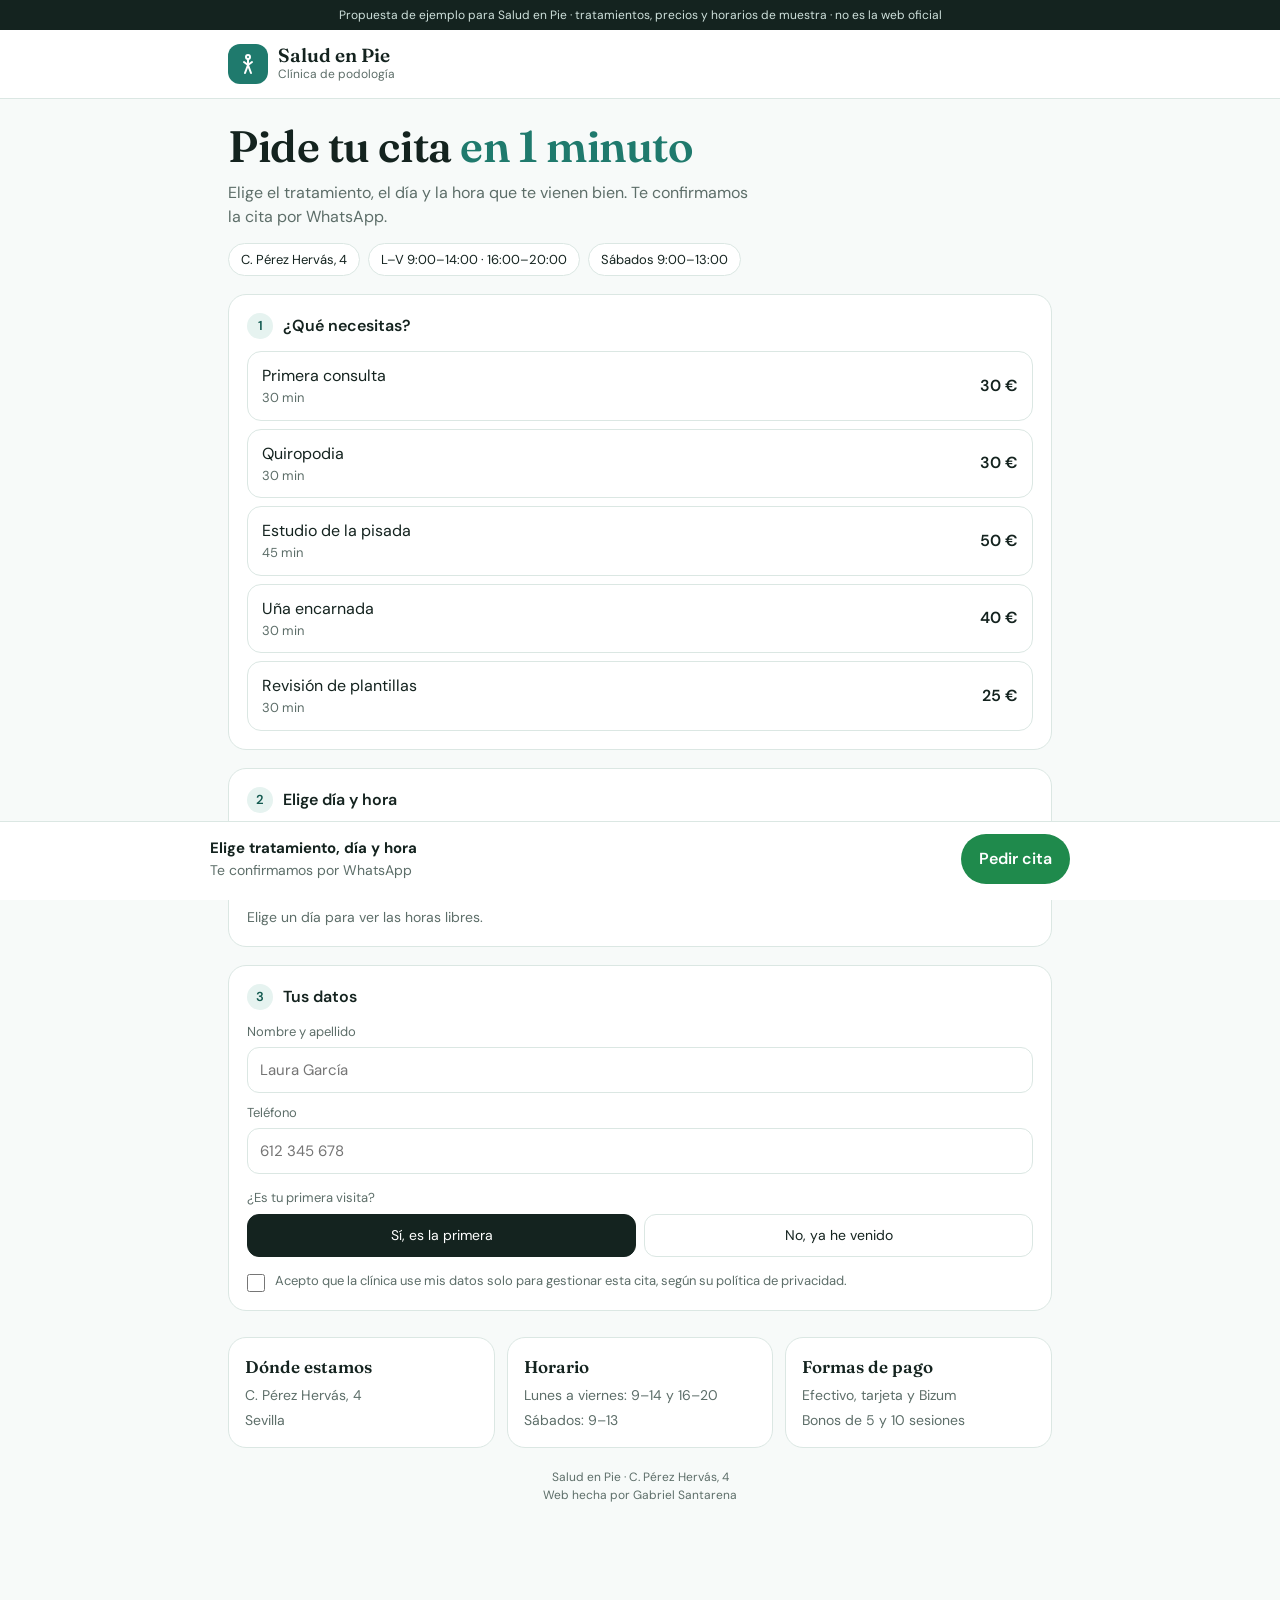
<file: demo/salud-en-pie/index.html>
<!DOCTYPE html>
<html lang="es">
<head>
<meta charset="UTF-8">
<meta name="robots" content="noindex">
<meta name="viewport" content="width=device-width, initial-scale=1">
<title>Salud en Pie — Pide tu cita</title>
<link rel="preconnect" href="https://fonts.googleapis.com">
<link rel="preconnect" href="https://fonts.gstatic.com" crossorigin>
<link href="https://fonts.googleapis.com/css2?family=Fraunces:opsz,wght@9..144,500;9..144,600&family=DM+Sans:wght@400;500;600&display=swap" rel="stylesheet">
<style>
  :root{--brand:#1f7a6d;--brand-dark:#135a50;--soft:#e6f3f0;--bg:#f7faf9;--ink:#14231f;--muted:#5d6e69;--line:#dbe7e3;--wa:#1f8a4c}
  *{box-sizing:border-box;margin:0;padding:0}
  body{font-family:'DM Sans',system-ui,sans-serif;background:var(--bg);color:var(--ink);line-height:1.5;-webkit-font-smoothing:antialiased}
  button{font:inherit;color:inherit;background:none;border:none;cursor:pointer}
  .demo-bar{background:var(--ink);color:#cfe1dc;font-size:12px;text-align:center;padding:6px 12px}
  header{background:#fff;border-bottom:1px solid var(--line)}
  .nav{max-width:860px;margin:0 auto;display:flex;align-items:center;gap:10px;padding:14px 18px}
  .mark{width:40px;height:40px;border-radius:12px;background:var(--brand);display:grid;place-items:center}
  .mark svg{width:24px;height:24px}
  .name{font-family:'Fraunces',serif;font-weight:600;font-size:19px;line-height:1.1}
  .sub{font-size:12px;color:var(--muted)}
  .wrap{max-width:860px;margin:0 auto;padding:24px 18px 120px}
  .hero h1{font-family:'Fraunces',serif;font-weight:600;font-size:clamp(30px,6.5vw,44px);line-height:1.08;letter-spacing:-.01em}
  .hero h1 em{font-style:normal;color:var(--brand)}
  .hero p{color:var(--muted);margin:10px 0 0;max-width:520px}
  .facts{display:flex;gap:8px;flex-wrap:wrap;margin-top:14px}
  .fact{background:#fff;border:1px solid var(--line);border-radius:999px;padding:6px 12px;font-size:13px}
  .step{background:#fff;border:1px solid var(--line);border-radius:18px;padding:18px;margin-top:18px}
  .step h2{font-size:16px;font-weight:600;display:flex;align-items:center;gap:10px;margin-bottom:12px}
  .num{width:26px;height:26px;border-radius:50%;background:var(--soft);color:var(--brand-dark);display:grid;place-items:center;font-size:13px;font-weight:600;flex:0 0 auto}
  .svc{display:grid;gap:8px}
  .svc button{display:flex;justify-content:space-between;align-items:center;gap:10px;text-align:left;border:1px solid var(--line);border-radius:14px;padding:12px 14px;transition:all .15s}
  .svc button small{display:block;color:var(--muted);font-size:13px}
  .svc button .p{font-weight:600;white-space:nowrap}
  .svc button.on{border-color:var(--brand);background:var(--soft)}
  .days{display:flex;gap:8px;overflow-x:auto;padding-bottom:4px;scrollbar-width:none}
  .days::-webkit-scrollbar{display:none}
  .day{flex:0 0 64px;border:1px solid var(--line);border-radius:14px;padding:8px 0;text-align:center}
  .day small{display:block;font-size:11px;color:var(--muted);text-transform:uppercase;letter-spacing:.06em}
  .day b{font-size:20px;font-weight:600}
  .day.on{background:var(--brand);border-color:var(--brand);color:#fff}
  .day.on small{color:#d7efe9}
  .slots{display:grid;grid-template-columns:repeat(4,1fr);gap:8px;margin-top:14px}
  .slot{border:1px solid var(--line);border-radius:10px;padding:9px 0;font-size:14px;text-align:center}
  .slot.on{background:var(--brand);border-color:var(--brand);color:#fff}
  .slot:disabled{color:#b3c2be;text-decoration:line-through;background:#f2f6f5;cursor:not-allowed}
  .label{font-size:13px;color:var(--muted);margin:14px 0 6px}
  .field input,.field textarea{width:100%;border:1px solid var(--line);border-radius:12px;padding:11px 12px;font:inherit;font-size:15px;background:#fff}
  .field{margin-top:10px}
  .field label{display:block;font-size:13px;color:var(--muted);margin-bottom:5px}
  .seg{display:grid;grid-template-columns:1fr 1fr;gap:8px}
  .seg button{border:1px solid var(--line);border-radius:12px;padding:10px;font-size:14px}
  .seg button.on{background:var(--ink);border-color:var(--ink);color:#fff}
  .check{display:flex;gap:10px;align-items:flex-start;font-size:13px;color:var(--muted);margin-top:14px}
  .check input{margin-top:3px;width:18px;height:18px;accent-color:var(--brand)}
  .summary{position:fixed;left:0;right:0;bottom:0;background:#fff;border-top:1px solid var(--line);padding:12px 18px 16px;z-index:20}
  .summary .in{max-width:860px;margin:0 auto;display:flex;gap:12px;align-items:center;justify-content:space-between}
  .summary .txt{font-size:14px;color:var(--muted);min-width:0}
  .summary .txt b{color:var(--ink);display:block;font-size:15px;white-space:nowrap;overflow:hidden;text-overflow:ellipsis}
  .btn-wa{background:var(--wa);color:#fff;border-radius:999px;padding:13px 18px;font-weight:600;white-space:nowrap;flex:0 0 auto}
  .err{color:#b42318;font-size:13px;margin-top:10px;display:none}
  .info{display:grid;gap:12px;margin-top:26px}
  .box{background:#fff;border:1px solid var(--line);border-radius:18px;padding:16px}
  .box h3{font-family:'Fraunces',serif;font-weight:600;font-size:17px;margin-bottom:6px}
  .box ul{list-style:none;color:var(--muted);font-size:14px;display:grid;gap:4px}
  footer{text-align:center;color:var(--muted);font-size:12px;padding:20px 0 0}
  .overlay{position:fixed;inset:0;background:rgba(20,35,31,.45);z-index:40;display:none}
  .overlay.show{display:block}
  .modal{position:fixed;left:50%;top:50%;transform:translate(-50%,-50%);width:min(92vw,420px);background:#fff;border-radius:20px;z-index:50;padding:20px;display:none}
  .modal.show{display:block}
  .modal h3{font-family:'Fraunces',serif;font-weight:600;font-size:21px;margin-bottom:6px}
  .modal p{font-size:14px;color:var(--muted);margin-bottom:12px}
  .bubble{background:#dcf8c6;border-radius:12px 12px 2px 12px;padding:12px 14px;font-size:14px;white-space:pre-wrap;margin-bottom:14px;max-height:45vh;overflow:auto}
  .mrow{display:flex;gap:8px}
  .mrow button{flex:1;border-radius:999px;padding:12px;font-weight:500}
  .ghost{border:1px solid var(--line)}
  .dark{background:var(--ink);color:#fff}
  @media(min-width:720px){.info{grid-template-columns:repeat(3,1fr)}.slots{grid-template-columns:repeat(6,1fr)}}
</style>
</head>
<body>
<div class="demo-bar">Propuesta de ejemplo para Salud en Pie · tratamientos, precios y horarios de muestra · no es la web oficial</div>
<header><div class="nav">
  <div class="mark"><svg viewBox="0 0 24 24" fill="none" stroke="#fff" stroke-width="2" stroke-linecap="round" stroke-linejoin="round"><circle cx="12" cy="5" r="2"/><path d="M12 7v6M8 10l4 3 4-3M9 21l3-8 3 8"/></svg></div>
  <div><div class="name">Salud en Pie</div><div class="sub">Clínica de podología</div></div>
</div></header>

<main class="wrap">
  <section class="hero">
    <h1>Pide tu cita <em>en 1 minuto</em></h1>
    <p>Elige el tratamiento, el día y la hora que te vienen bien. Te confirmamos la cita por WhatsApp.</p>
    <div class="facts"><span class="fact">C. Pérez Hervás, 4</span><span class="fact">L–V 9:00–14:00 · 16:00–20:00</span><span class="fact">Sábados 9:00–13:00</span></div>
  </section>

  <section class="step">
    <h2><span class="num">1</span>¿Qué necesitas?</h2>
    <div class="svc" id="svc"></div>
  </section>

  <section class="step">
    <h2><span class="num">2</span>Elige día y hora</h2>
    <div class="days" id="days"></div>
    <div class="slots" id="slots"></div>
  </section>

  <section class="step">
    <h2><span class="num">3</span>Tus datos</h2>
    <div class="field"><label for="nombre">Nombre y apellido</label><input id="nombre" placeholder="Laura García" autocomplete="name"></div>
    <div class="field"><label for="tel">Teléfono</label><input id="tel" placeholder="612 345 678" inputmode="tel" autocomplete="tel"></div>
    <div class="label">¿Es tu primera visita?</div>
    <div class="seg" id="primera"><button class="on" data-v="Sí">Sí, es la primera</button><button data-v="No">No, ya he venido</button></div>
    <label class="check"><input type="checkbox" id="rgpd"> Acepto que la clínica use mis datos solo para gestionar esta cita, según su política de privacidad.</label>
    <div class="err" id="err"></div>
  </section>

  <div class="info">
    <div class="box"><h3>Dónde estamos</h3><ul><li>C. Pérez Hervás, 4</li><li>Sevilla</li></ul></div>
    <div class="box"><h3>Horario</h3><ul><li>Lunes a viernes: 9–14 y 16–20</li><li>Sábados: 9–13</li></ul></div>
    <div class="box"><h3>Formas de pago</h3><ul><li>Efectivo, tarjeta y Bizum</li><li>Bonos de 5 y 10 sesiones</li></ul></div>
  </div>
  <footer>Salud en Pie · C. Pérez Hervás, 4<br>Web hecha por Gabriel Santarena</footer>
</main>

<div class="summary"><div class="in">
  <div class="txt" id="sumTxt"><b>Elige tratamiento, día y hora</b>Te confirmamos por WhatsApp</div>
  <button class="btn-wa" onclick="enviar()">Pedir cita</button>
</div></div>

<div class="overlay" id="overlay" onclick="cerrar()"></div>
<div class="modal" id="modal" role="dialog" aria-labelledby="mt">
  <h3 id="mt">Así le llega la cita a la clínica</h3>
  <p>En la versión final este botón abre el WhatsApp de la clínica con la solicitud ya escrita.</p>
  <div class="bubble" id="bubble"></div>
  <div class="mrow"><button class="ghost" onclick="cerrar()">Cerrar</button><button class="dark" onclick="copiar()">Copiar mensaje</button></div>
</div>

<script>
/* ===== CONFIGURACIÓN ===== */
const CONFIG = { whatsapp: "", clinica: "Salud en Pie" };
const SERVICIOS = [
  {id:1, nombre:"Primera consulta",          min:30, precio:30},
  {id:2, nombre:"Quiropodia",                min:30, precio:30},
  {id:3, nombre:"Estudio de la pisada",      min:45, precio:50},
  {id:4, nombre:"Uña encarnada",             min:30, precio:40},
  {id:5, nombre:"Revisión de plantillas",    min:30, precio:25}
];
const HORAS = ["9:00","9:45","10:30","11:15","12:00","12:45","16:00","16:45","17:30","18:15","19:00"];
const HORAS_SAB = ["9:00","9:45","10:30","11:15","12:00"];

const eur = n => n.toLocaleString("es-ES") + " €";
const DIAS = ["dom","lun","mar","mié","jue","vie","sáb"];
const MESES = ["enero","febrero","marzo","abril","mayo","junio","julio","agosto","septiembre","octubre","noviembre","diciembre"];
let sel = {svc:null, dia:null, hora:null, primera:"Sí"};

const dias = [];
for(let i=1; dias.length<10; i++){ const d=new Date(); d.setHours(0,0,0,0); d.setDate(d.getDate()+i); if(d.getDay()!==0) dias.push(d); }
const ocupado = (d,h) => ((d.getDate()*7 + h.length*3 + parseInt(h)) % 4) === 0;

function render(){
  document.getElementById("svc").innerHTML = SERVICIOS.map(s=>`<button class="${sel.svc===s.id?'on':''}" onclick="pickSvc(${s.id})"><span>${s.nombre}<small>${s.min} min</small></span><span class="p">${eur(s.precio)}</span></button>`).join("");
  document.getElementById("days").innerHTML = dias.map((d,i)=>`<button class="day ${sel.dia===i?'on':''}" onclick="pickDia(${i})"><small>${DIAS[d.getDay()]}</small><b>${d.getDate()}</b></button>`).join("");
  const d = sel.dia===null ? null : dias[sel.dia];
  const hs = d ? (d.getDay()===6 ? HORAS_SAB : HORAS) : [];
  document.getElementById("slots").innerHTML = d ? hs.map(h=>{ const occ=ocupado(d,h); return `<button class="slot ${sel.hora===h?'on':''}" ${occ?'disabled aria-label="'+h+' ocupado"':''} onclick="pickHora('${h}')">${h}</button>`; }).join("") : `<div style="grid-column:1/-1;color:var(--muted);font-size:14px">Elige un día para ver las horas libres.</div>`;
  const s = SERVICIOS.find(x=>x.id===sel.svc);
  const partes = [s&&s.nombre, d&&`${DIAS[d.getDay()]} ${d.getDate()}`, sel.hora].filter(Boolean);
  document.getElementById("sumTxt").innerHTML = partes.length ? `<b>${partes.join(" · ")}</b>${s?eur(s.precio):""}` : `<b>Elige tratamiento, día y hora</b>Te confirmamos por WhatsApp`;
}
function pickSvc(id){ sel.svc=id; render(); }
function pickDia(i){ sel.dia=i; sel.hora=null; render(); }
function pickHora(h){ sel.hora=h; render(); }
document.getElementById("primera").addEventListener("click", e=>{ const b=e.target.closest("button"); if(!b) return; sel.primera=b.dataset.v; [...e.currentTarget.children].forEach(x=>x.classList.toggle("on",x===b)); });

function msg(){
  const s=SERVICIOS.find(x=>x.id===sel.svc), d=dias[sel.dia];
  return `¡Hola ${CONFIG.clinica}! Quería pedir una cita:\n• Tratamiento: ${s.nombre} (${s.min} min)\n• Día: ${DIAS[d.getDay()]} ${d.getDate()} de ${MESES[d.getMonth()]}\n• Hora: ${sel.hora}\n\nNombre: ${document.getElementById("nombre").value.trim()}\nTeléfono: ${document.getElementById("tel").value.trim()}\nPrimera visita: ${sel.primera}\n\n(Solicitud enviada desde la web)`;
}
function enviar(){
  const err=document.getElementById("err");
  const fail=(t,id)=>{ err.textContent=t; err.style.display="block"; if(id) document.getElementById(id).focus(); err.scrollIntoView({behavior:"smooth",block:"center"}); };
  if(!sel.svc) return fail("Elige un tratamiento.");
  if(sel.dia===null || !sel.hora) return fail("Elige el día y la hora.");
  if(!document.getElementById("nombre").value.trim()) return fail("Escribe tu nombre.","nombre");
  if(document.getElementById("tel").value.replace(/\D/g,"").length<9) return fail("Escribe un teléfono válido.","tel");
  if(!document.getElementById("rgpd").checked) return fail("Acepta la política de privacidad para continuar.");
  err.style.display="none";
  const m=msg();
  if(CONFIG.whatsapp){ window.location.href=`https://wa.me/${CONFIG.whatsapp}?text=${encodeURIComponent(m)}`; return; }
  document.getElementById("bubble").textContent=m;
  document.getElementById("overlay").classList.add("show"); document.getElementById("modal").classList.add("show");
}
function cerrar(){ document.getElementById("overlay").classList.remove("show"); document.getElementById("modal").classList.remove("show"); }
async function copiar(){ try{ await navigator.clipboard.writeText(msg()); }catch(e){} }
["nombre","tel"].forEach(id=>document.getElementById(id).addEventListener("input",()=>document.getElementById("err").style.display="none"));
document.getElementById("rgpd").addEventListener("change",()=>document.getElementById("err").style.display="none");
render();
</script>
</body>
</html>
</file>
<file: anterior/Css/style.css>
/* RESET */
* {
  margin: 0;
  padding: 0;
  box-sizing: border-box;
}

/* ESTILOS GENERALES */
body {
  font-family: 'Segoe UI', sans-serif;
  background: linear-gradient(180deg, #f0f4f8, #ffffff);
  color: #333;
  line-height: 1.6;
}

a {
  color: #1e3c72;
  text-decoration: none;
}

a:hover {
  text-decoration: underline;
}

/* HEADER */
header {
  background: linear-gradient(135deg, #1e3c72, #2a5298);
  color: white;
  padding: 2.5rem 1rem 1rem;
}

.header-flex {
  display: flex;
  justify-content: space-between;
  align-items: center;
  flex-wrap: wrap;
  max-width: 850px;
  margin: auto;
}

.profile-photo {
  width: 150px;
  height: 150px;
}

.photo-frame {
  width: 100%;
  height: 125%;
  border: 4px solid #fff;
  border-radius: 100px;
  overflow: hidden;
  background-color: #ccc;
  box-shadow: 0 4px 50px rgba(0, 0, 0, 0.3);
}

.photo-frame img {
  width: 100%;
  height: 100%;
  object-fit: cover;
}

header h1 {
  font-size: 2.5rem;
  margin-bottom: 0.3rem;
}

header p {
  font-size: 1.2rem;
  margin-bottom: 1rem;
}

.navigation {
  list-style: none;
  display: flex;
  justify-content: center;
  gap: 2rem;
  margin-top: 1.5rem;
}

.navigation a {
  font-weight: bold;
  color: white;
  transition: color 0.3s;
}

.navigation a:hover {
  color: #ffcc00;
}

/* SECCIONES */
.section {
  padding: 2rem 2rem;
  max-width: 1000px;
  margin: auto;
}

#sobremi h2 {
  text-align: center;
  border-bottom: 2px solid #1e3c72;
  width: max-content;
  margin: 0 auto 1rem;
}

.section h2 {
  margin-bottom: 1rem;
  color: #1e3c72;
  border-bottom: 2px solid #1e3c72;
  display: inline-block;
  padding-bottom: 0.3rem;
}

.flex-section {
  display: flex;
  flex-wrap: wrap;
  gap: 2rem;
  justify-content: space-between;
}

.card {
  background: white;
  border-radius: 12px;
  padding: 1.5rem;
  box-shadow: 0 6px 15px rgba(0, 0, 0, 0.1);
  flex: 1;
  min-width: 300px;
}

/* GALERÍA DE PROYECTOS */
.gallery {
  display: flex;
  flex-wrap: wrap;
  gap: 2rem;
  justify-content: center;
}

.project {
  width: 300px;
  background: #fff;
  border-radius: 12px;
  overflow: hidden;
  box-shadow: 0 6px 15px rgba(0, 0, 0, 0.1);
  transition: transform 0.3s;
}

.project:hover {
  transform: translateY(-5px);
}

.project img {
  width: 100%;
  height: auto;
  display: block;
}

.project p {
  padding: 1rem;
}

/* FOOTER */
footer {
  background-color: #1e3c72;
  color: white;
  text-align: center;
  padding: 1rem;
  margin-top: 3rem;
}

/* ANIMACIÓN SCROLL */
.reveal {
  opacity: 0;
  transform: translateY(40px);
  transition: opacity 0.8s ease, transform 0.8s ease;
}

.reveal.active {
  opacity: 1;
  transform: translateY(0);
}

/* RESPONSIVE */
@media (max-width: 600px) {
  .navigation {
    flex-direction: column;
    gap: 1rem;
  }

  .header-flex {
    flex-direction: column;
    text-align: center;
  }

  .profile-photo {
    margin-top: 1rem;
  }
}

.study-block {
  border-bottom: 1px solid #ccc;
  padding: 1rem 0;
}

.study-block h3 {
  margin-bottom: 0.3rem;
  color: #1e3c72;
  font-size: 1.1rem;
}

.study-block p {
  color: #555;
  font-size: 0.95rem;
}

.skills {
  margin-top: 2rem;
}

.skills h4 {
  margin-bottom: 0.8rem;
  color: #444;
  font-size: 1.05rem;
}

.tag {
  display: inline-block;
  background-color: #e8f0fc;
  color: #1e3c72;
  padding: 0.4rem 0.8rem;
  border-radius: 20px;
  margin: 0.3rem 0.4rem 0 0;
  font-size: 0.9rem;
  font-weight: 500;
}

.project-block {
  border-bottom: 1px solid #ccc;
  padding: 1rem 0;
}

.project-block h3 {
  margin-bottom: 0.3rem;
  color: #1e3c72;
  font-size: 1.1rem;
}

.project-block p {
  color: #555;
  font-size: 0.95rem;
}

.project-block {
  display: flex;
  flex-direction: column;
  border-bottom: 1px solid #ccc;
  padding: 1rem 0;
  gap: 1rem;
}

.project-block img {
  width: 100%;
  max-width: 600px;
  border-radius: 12px;
  box-shadow: 0 6px 15px rgba(0, 0, 0, 0.1);
  margin: auto;
}

.project-info {
  text-align: center;
}

.project-info h3 {
  color: #1e3c72;
  margin-bottom: 0.3rem;
  font-size: 1.1rem;
}

.project-info p {
  color: #555;
  font-size: 0.95rem;
}

#contacto .card {
  text-align: center;
  font-size: 1.05rem;
}
</file>
